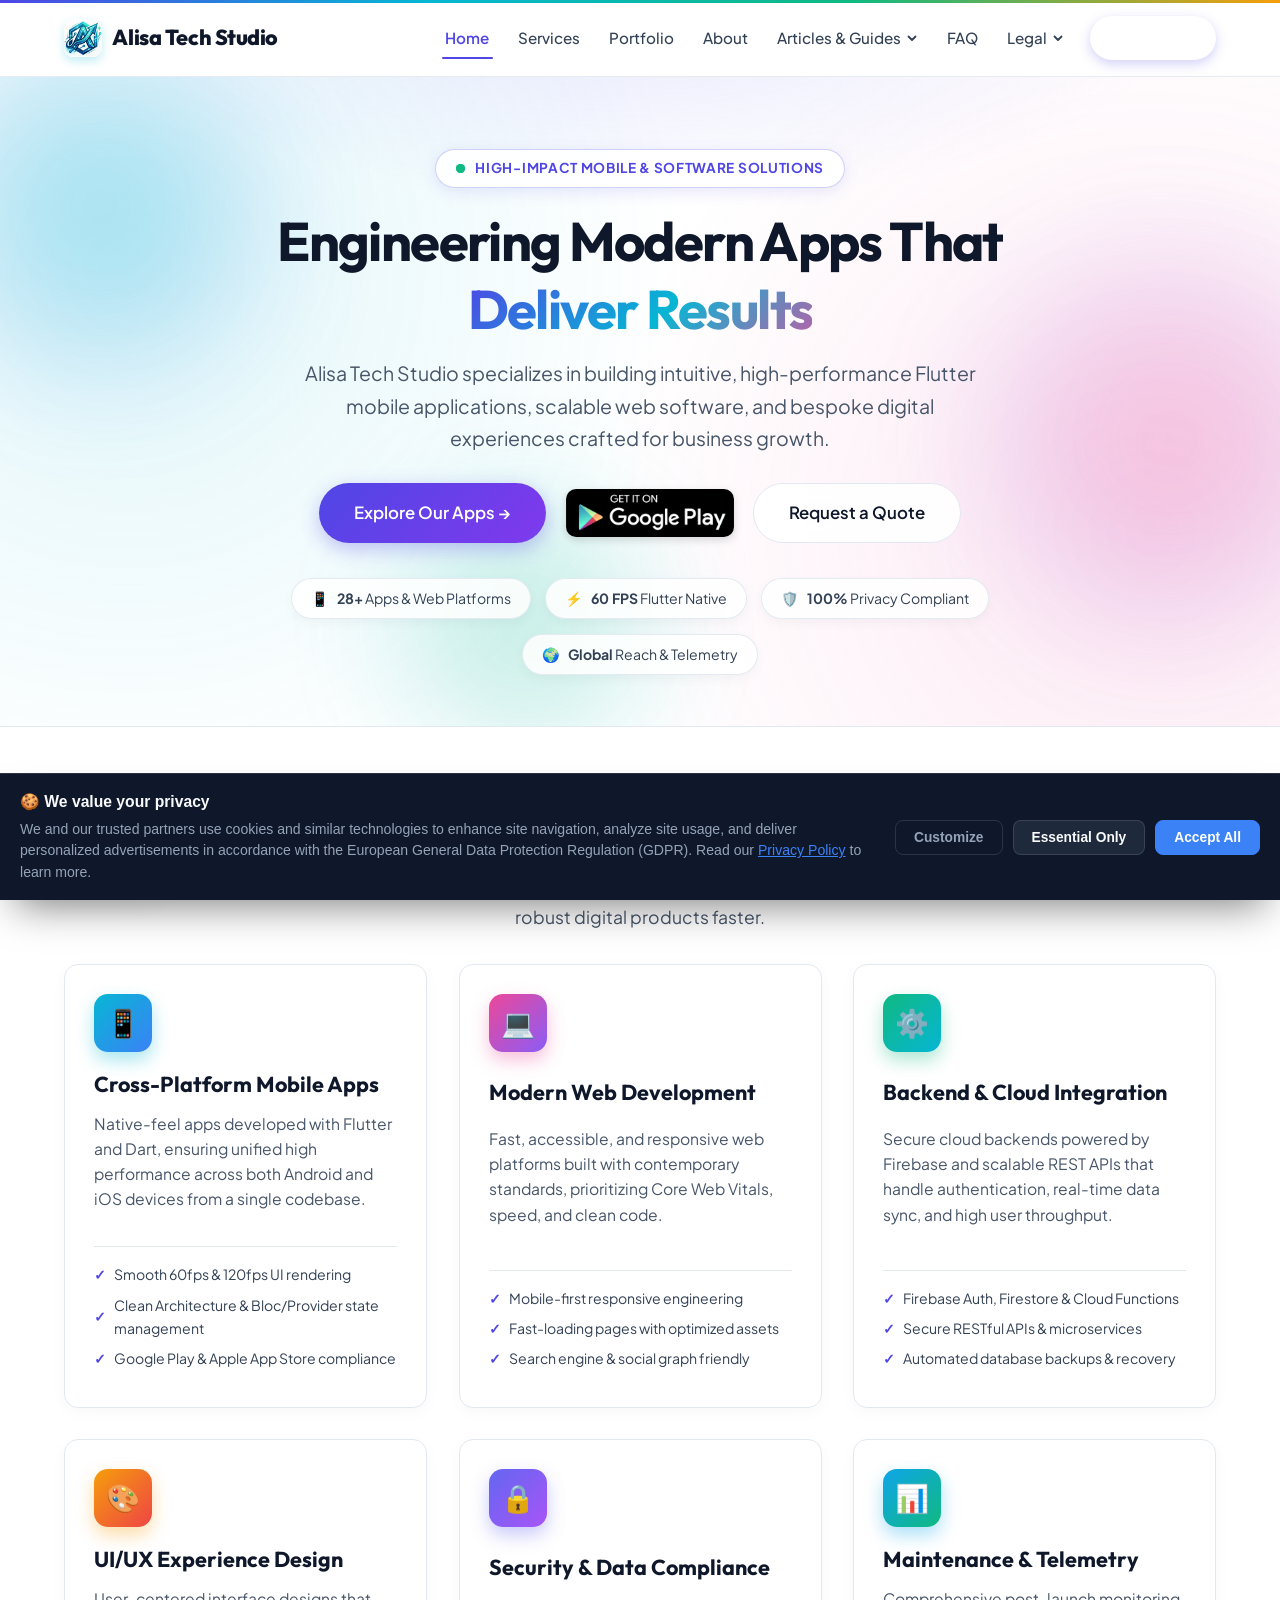
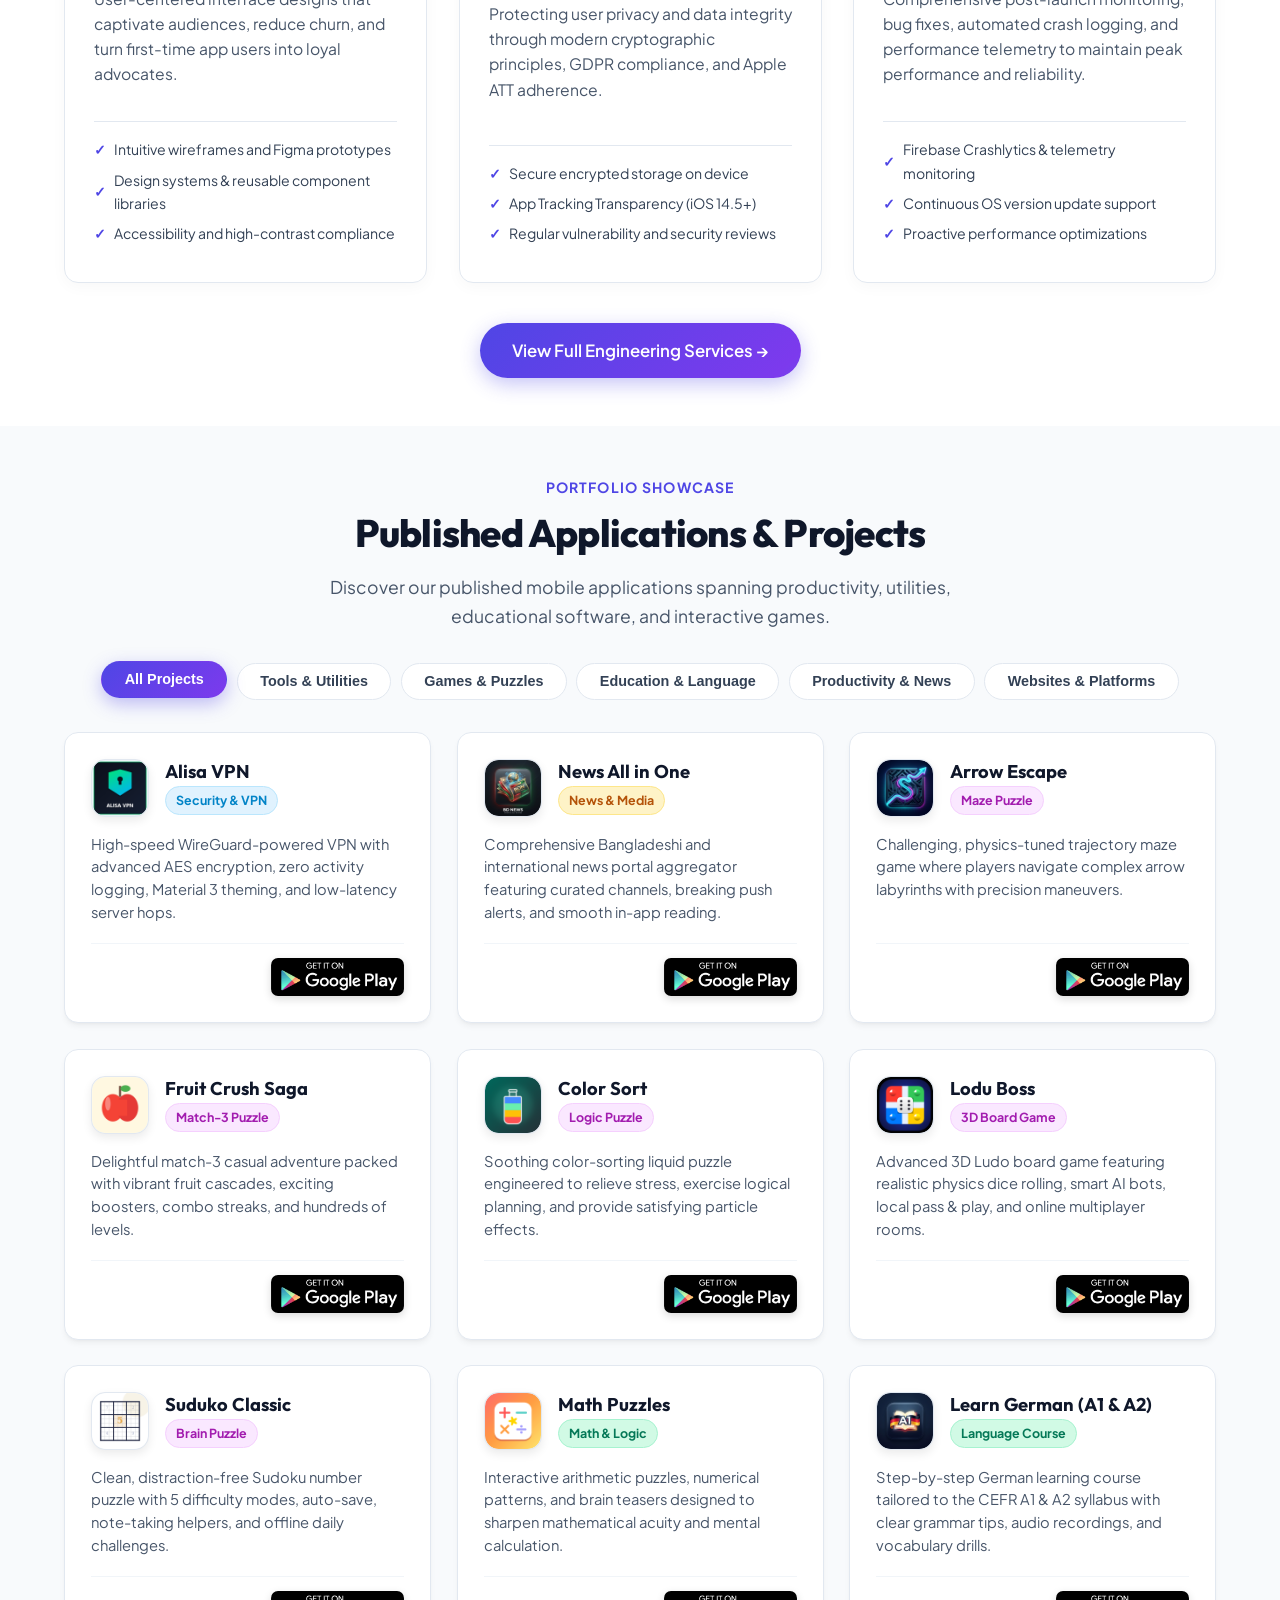
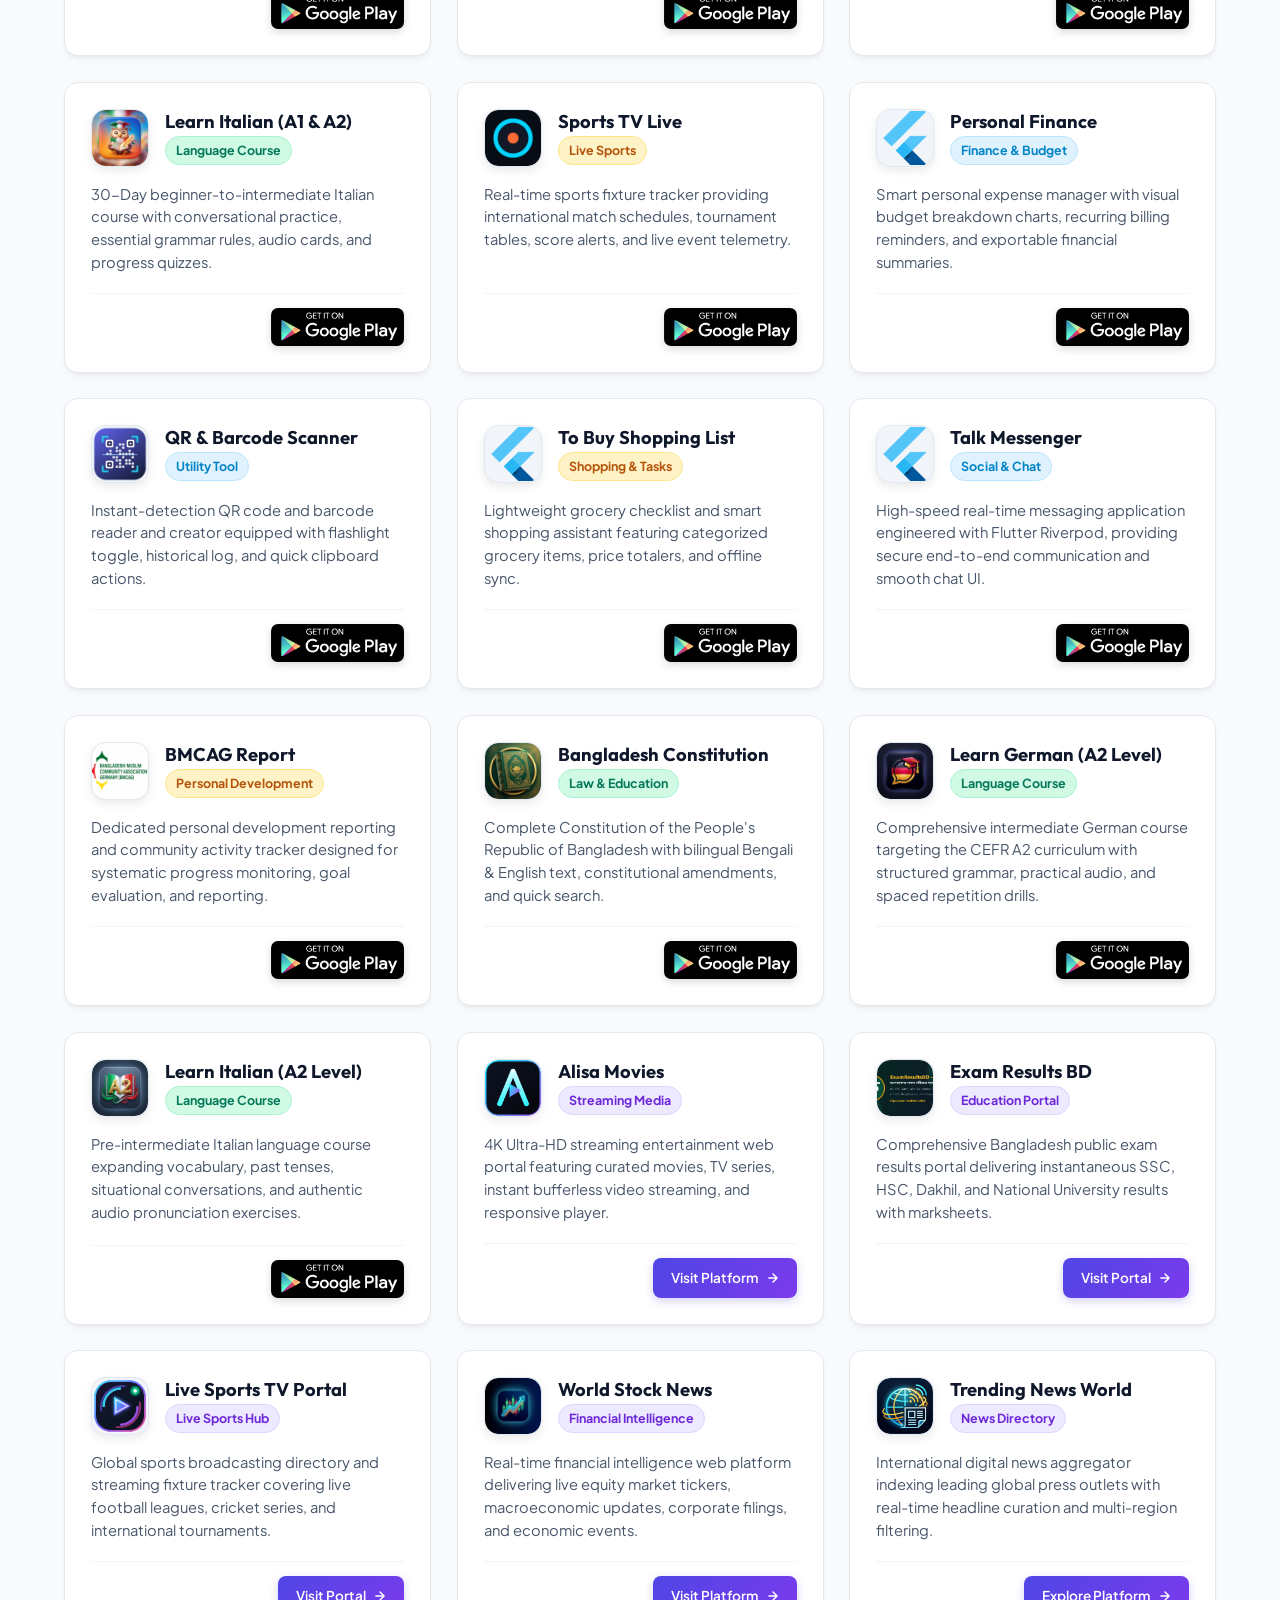
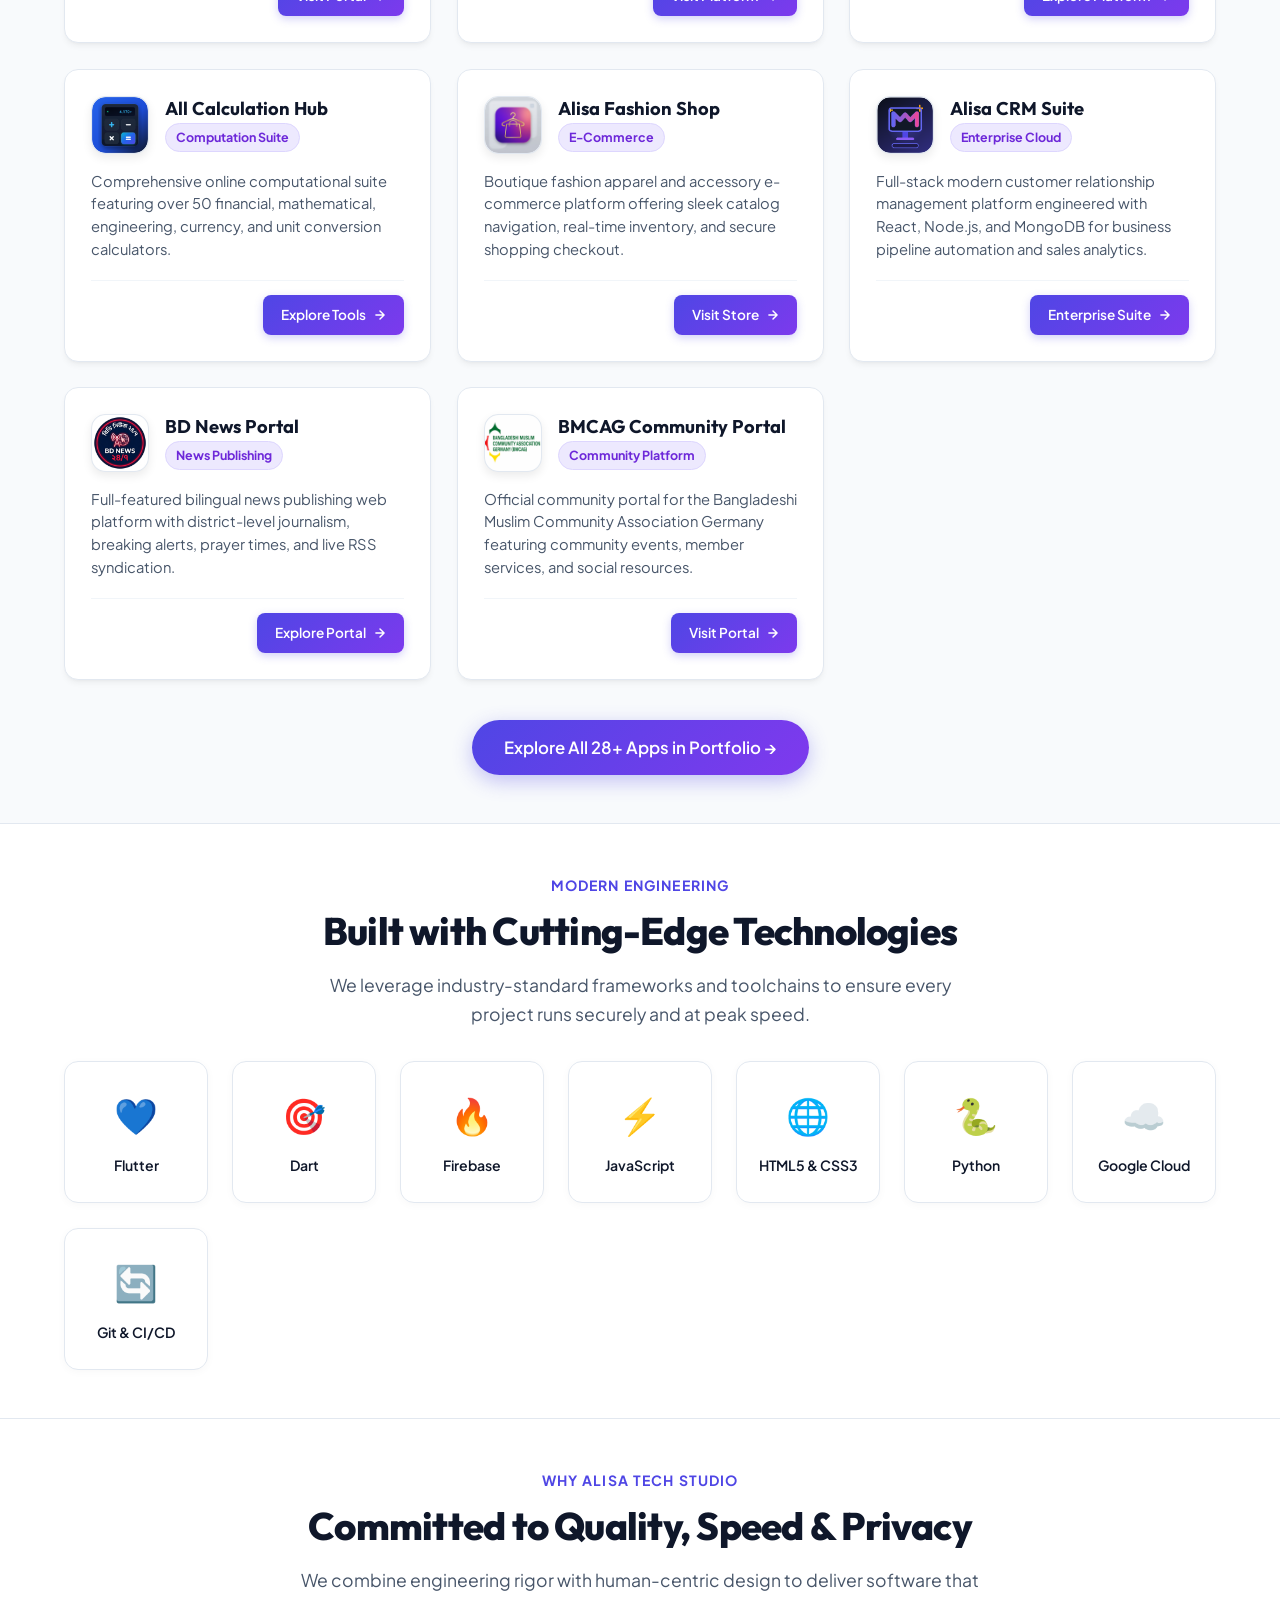
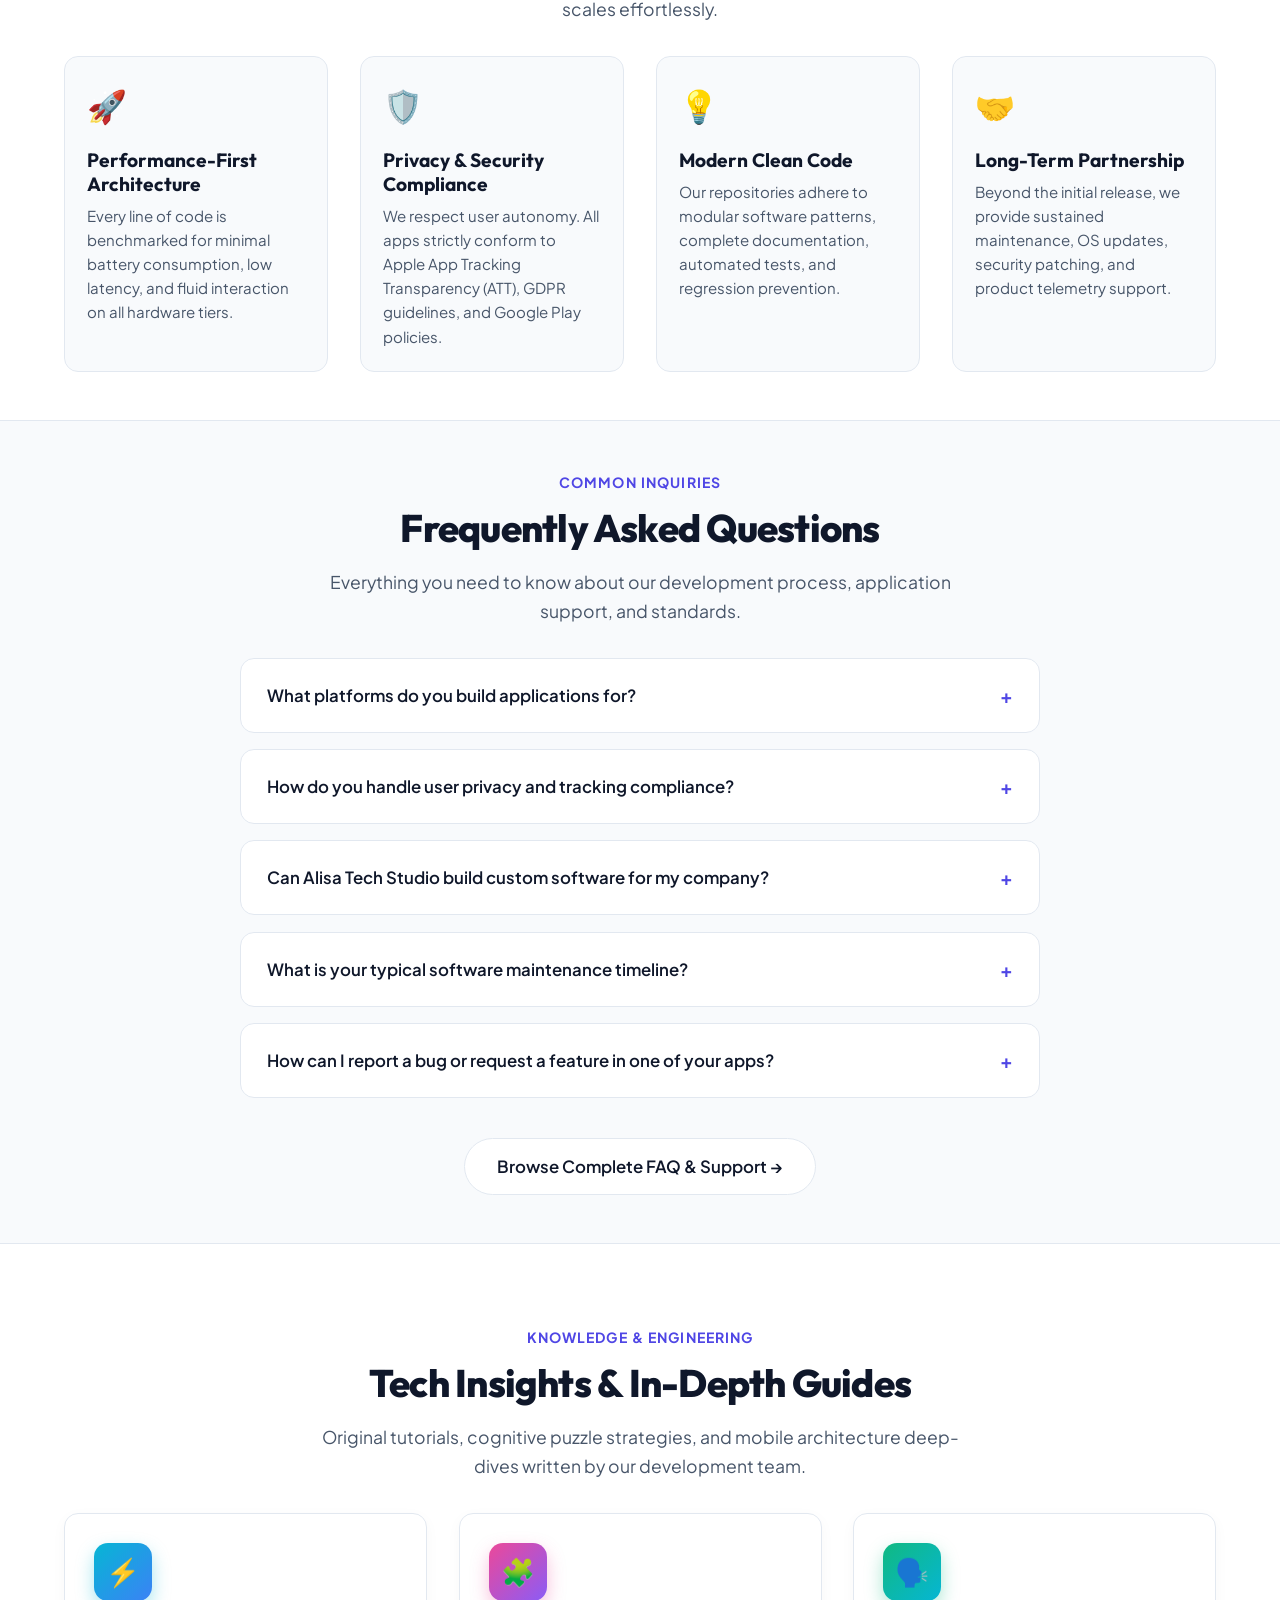
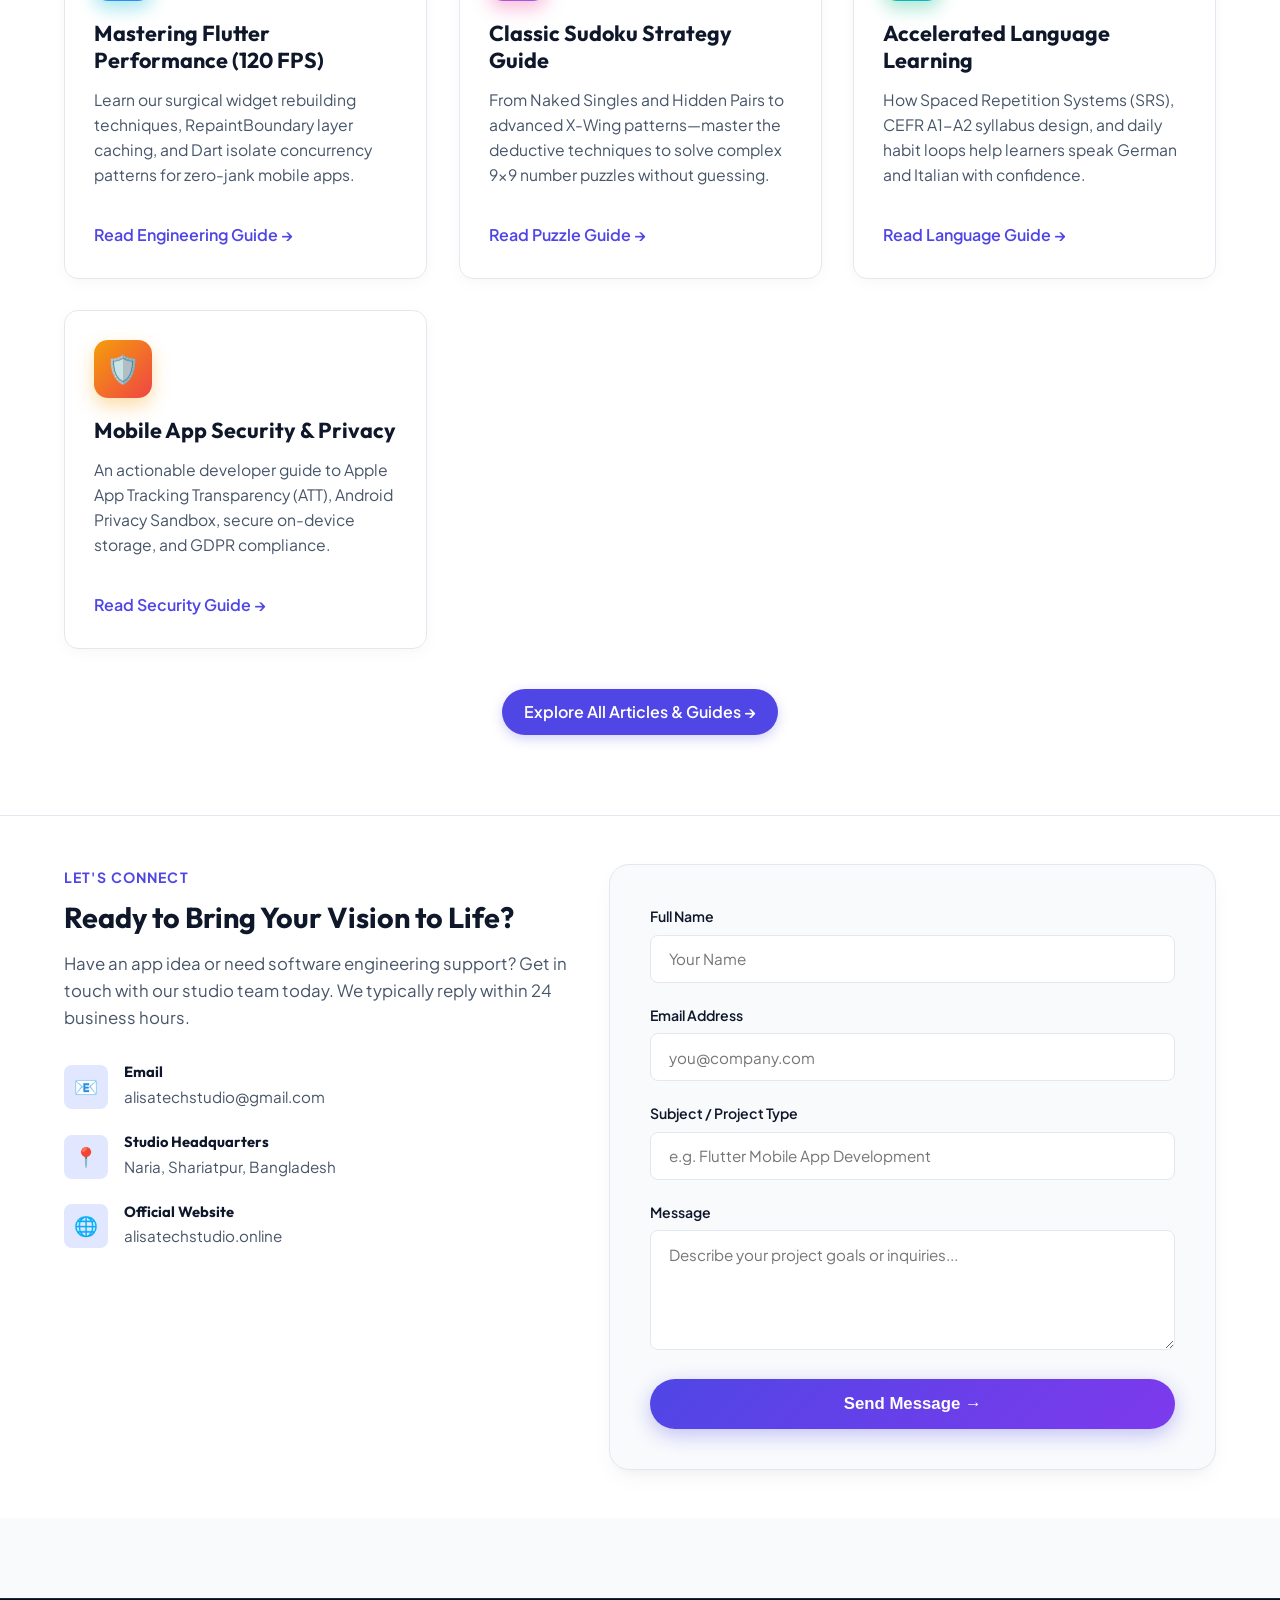
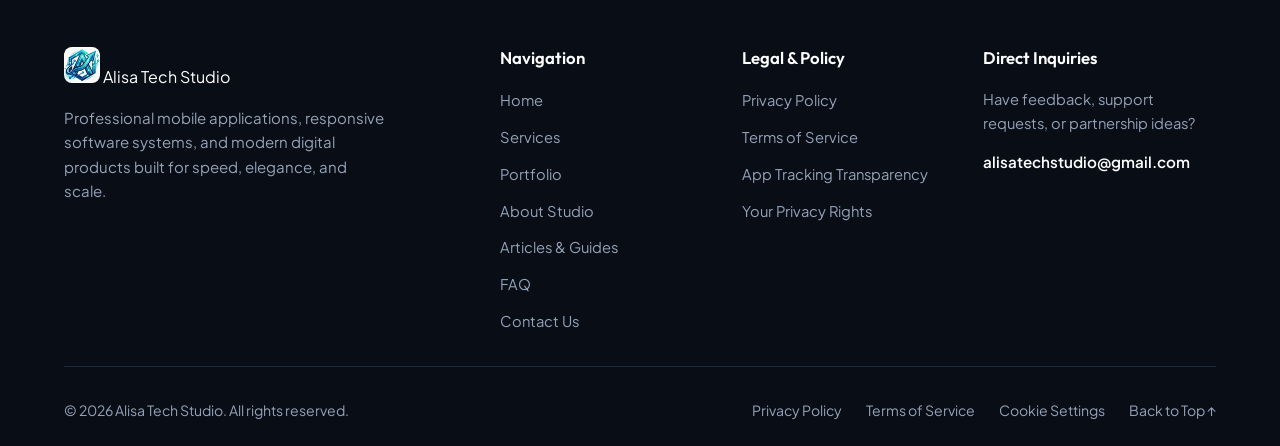
<file: index.html>
<!DOCTYPE html>
<html lang="en">

<head>
    <meta charset="UTF-8">
    <meta name="viewport" content="width=device-width, initial-scale=1.0">
    <meta name="google-adsense-account" content="ca-pub-2862340185854650">
    <!-- Primary SEO Meta Tags -->
    <title>Alisa Tech Studio - High Performance Mobile Apps &amp; Software Development</title>
    <meta name="title" content="Alisa Tech Studio - High Performance Mobile Apps &amp; Software Development">
    <meta name="description"
        content="Alisa Tech Studio builds innovative, high-performance Flutter mobile applications, modern web software, and custom digital experiences. Discover our Android &amp; iOS apps.">
    <meta name="keywords"
        content="Alisa Tech Studio, Alisa Tech, mobile apps, Flutter developer, Android app development, iOS apps, custom software, mobile game development, cross-platform apps">
    <meta name="author" content="Alisa Tech Studio">
    <meta name="robots" content="index, follow, max-snippet:-1, max-image-preview:large, max-video-preview:-1">
    <link rel="canonical" href="https://alisatechstudio.online/">

    <!-- Google Site Verification (Paste verification token when claiming Google Search Console) -->
    <!-- <meta name="google-site-verification" content="YOUR_GOOGLE_SEARCH_CONSOLE_CODE" /> -->

    <!-- Favicon & Site Icons (Optimized for Google Search & modern devices) -->
    <link rel="icon" href="/favicon.ico" sizes="48x48">
    <link rel="icon" type="image/png" sizes="48x48" href="/favicon-48x48.png">
    <link rel="icon" type="image/png" sizes="192x192" href="/assets/icons/site-icon-192.png">
    <link rel="icon" type="image/png" sizes="32x32" href="/favicon-32x32.png">
    <link rel="icon" type="image/png" sizes="16x16" href="/favicon-16x16.png">
    <link rel="apple-touch-icon" sizes="180x180" href="/apple-touch-icon.png">
    <link rel="shortcut icon" href="/favicon.ico">
    <link rel="manifest" href="/site.webmanifest">

    <!-- Open Graph / Facebook / WhatsApp -->
    <meta property="og:type" content="website">
    <meta property="og:url" content="https://alisatechstudio.online/">
    <meta property="og:title" content="Alisa Tech Studio - High Performance Mobile Apps &amp; Software Development">
    <meta property="og:description"
        content="Alisa Tech Studio builds innovative, high-performance Flutter mobile applications, modern web software, and custom digital experiences.">
    <meta property="og:site_name" content="Alisa Tech Studio">
    <meta property="og:image" content="https://alisatechstudio.online/assets/icons/alisa-brand-logo.png">

    <!-- Twitter Card -->
    <meta name="twitter:card" content="summary_large_image">
    <meta name="twitter:url" content="https://alisatechstudio.online/">
    <meta name="twitter:title" content="Alisa Tech Studio - High Performance Mobile Apps &amp; Software Development">
    <meta name="twitter:description"
        content="Alisa Tech Studio builds innovative, high-performance Flutter mobile applications, modern web software, and custom digital experiences.">
    <meta name="twitter:image" content="https://alisatechstudio.online/assets/icons/alisa-brand-logo.png">

    <!-- Structured Data (JSON-LD) for Google Rich Results & Knowledge Graph -->
    <script type="application/ld+json">
    {
      "@context": "https://schema.org",
      "@graph": [
        {
          "@type": "Organization",
          "@id": "https://alisatechstudio.online/#organization",
          "name": "Alisa Tech Studio",
          "alternateName": "AlisaTechStudio",
          "url": "https://alisatechstudio.online/",
          "logo": "https://alisatechstudio.online/assets/icons/alisa-brand-logo.png",
          "email": "alisatechstudio@gmail.com",
          "description": "Alisa Tech Studio specializes in building intuitive, high-performance Flutter mobile applications, modern web software, and custom digital experiences.",
          "sameAs": [
            "https://play.google.com/store/apps/developer?id=Alisa+Tech+Studio",
            "https://github.com/alisatechstudio"
          ]
        },
        {
          "@type": "WebSite",
          "@id": "https://alisatechstudio.online/#website",
          "url": "https://alisatechstudio.online/",
          "name": "Alisa Tech Studio",
          "publisher": {
            "@id": "https://alisatechstudio.online/#organization"
          }
        },
        {
          "@type": "FAQPage",
          "@id": "https://alisatechstudio.online/#faq",
          "mainEntity": [
            {
              "@type": "Question",
              "name": "What platforms do you build applications for?",
              "acceptedAnswer": {
                "@type": "Answer",
                "text": "We specialize in cross-platform development with Flutter, delivering native applications for iOS (App Store), Android (Google Play Store), and modern responsive web browsers from a single, battle-tested codebase."
              }
            },
            {
              "@type": "Question",
              "name": "How do you handle user privacy and tracking compliance?",
              "acceptedAnswer": {
                "@type": "Answer",
                "text": "We treat user privacy as a fundamental right. On iOS, we fully implement the App Tracking Transparency (ATT) permission system before accessing advertising identifiers. On Android, we support Advertising ID reset options."
              }
            },
            {
              "@type": "Question",
              "name": "Can Alisa Tech Studio build custom software for my company?",
              "acceptedAnswer": {
                "@type": "Answer",
                "text": "Yes! In addition to our published consumer applications, we collaborate with startups and established enterprises to develop tailored software, API integrations, and mobile solutions."
              }
            },
            {
              "@type": "Question",
              "name": "What is your typical software maintenance timeline?",
              "acceptedAnswer": {
                "@type": "Answer",
                "text": "We provide continuous monitoring through telemetry tools such as Firebase Crashlytics. We routinely update our software whenever Apple or Google releases new major mobile OS versions to guarantee compatibility and security."
              }
            },
            {
              "@type": "Question",
              "name": "How can I report a bug or request a feature in one of your apps?",
              "acceptedAnswer": {
                "@type": "Answer",
                "text": "You can email our support desk directly at alisatechstudio@gmail.com. We inspect all incoming user feedback and telemetry reports."
              }
            }
          ]
        }
      ]
    }
    </script>

    <!-- Google Fonts (Preconnected & loaded with display=optional to completely eliminate CLS / font swap shifts) -->
    <link rel="preconnect" href="https://fonts.googleapis.com">
    <link rel="preconnect" href="https://fonts.gstatic.com" crossorigin>
    <link rel="stylesheet" href="https://fonts.googleapis.com/css2?family=Outfit:wght@400;500;600;700;800&family=Plus+Jakarta+Sans:wght@400;500;600;700&display=optional">
    <link rel="stylesheet" href="css/common.css">

    <!-- Google AdSense (Lazy-loaded on user interaction for peak performance & 100 Best Practices) -->
    <script>
        (function() {
            var adsLoaded = false;
            function loadAdSense() {
                if (adsLoaded) return;
                adsLoaded = true;
                ['scroll', 'mousemove', 'touchstart', 'click', 'keydown'].forEach(function(e) {
                    window.removeEventListener(e, loadAdSense, { passive: true });
                });
                var script = document.createElement('script');
                script.async = true;
                script.src = 'https://pagead2.googlesyndication.com/pagead/js/adsbygoogle.js?client=ca-pub-2862340185854650';
                script.crossOrigin = 'anonymous';
                document.head.appendChild(script);
            }
            ['scroll', 'mousemove', 'touchstart', 'click', 'keydown'].forEach(function(e) {
                window.addEventListener(e, loadAdSense, { passive: true, once: true });
            });
            window.addEventListener('load', function() {
                setTimeout(loadAdSense, 6000);
            });
        })();
    </script>

    <!-- Google Consent Mode v2 & GDPR Consent Manager -->
    <script>
        window.GDPR_CONSENT_CONFIG = {
            privacyUrl: 'privacy_policy.html',
            gaMeasurementId: 'G-4DVT6RT8QP'
        };
    </script>
    <script src="js/gdpr-consent.js"></script>
    <script>
        gtag('js', new Date());
        gtag('config', 'G-4DVT6RT8QP');

        // Defer gtag.js execution until main thread is idle to eliminate 280ms TBT and forced reflow on mobile
        window.addEventListener('load', function() {
            var gtagScript = document.createElement('script');
            gtagScript.async = true;
            gtagScript.src = 'https://www.googletagmanager.com/gtag/js?id=G-4DVT6RT8QP';
            document.head.appendChild(gtagScript);
        });
    </script>

    <!-- Microsoft Clarity (Deferred & Consent V2 Integrated) -->
    <script type="text/javascript">
        (function(c,l,a,r,i,t,y){
            c[a]=c[a]||function(){(c[a].q=c[a].q||[]).push(arguments)};
            var currentConsent = localStorage.getItem('ats_cookie_consent') === 'accepted' ? 'granted' : 'denied';
            c[a]('consentv2', {
                ad_Storage: currentConsent,
                analytics_Storage: currentConsent
            });
            c[a]('consent', currentConsent === 'granted');
            function loadClarity() {
                if (c[a].__loaded) return;
                c[a].__loaded = true;
                t=l.createElement(r);t.async=1;t.src="https://www.clarity.ms/tag/"+i;
                y=l.getElementsByTagName(r)[0];y.parentNode.insertBefore(t,y);
            }
            if (document.readyState === 'complete') {
                loadClarity();
            } else {
                window.addEventListener('load', loadClarity);
            }
        })(window, document, "clarity", "script", "yv2r38db10");
    </script>

    <style>
        :root {
            --primary: #4f46e5;
            --primary-hover: #4338ca;
            --primary-light: #e0e7ff;
            --secondary: #7c3aed;
            --accent-cyan: #06b6d4;
            --accent-teal: #0d9488;
            --accent-pink: #ec4899;
            --accent-purple: #a855f7;
            --accent-amber: #f59e0b;
            --accent-emerald: #10b981;
            --accent-blue: #3b82f6;
            --dark: #0f172a;
            --dark-muted: #334155;
            --body-text: #475569;
            --bg-light: #f8fafc;
            --bg-white: #ffffff;
            --card-border: #e2e8f0;
            --radius-sm: 8px;
            --radius-md: 14px;
            --radius-lg: 20px;
            --radius-full: 9999px;
            --shadow-subtle: 0 4px 6px -1px rgba(0, 0, 0, 0.05), 0 2px 4px -2px rgba(0, 0, 0, 0.05);
            --shadow-card: 0 10px 25px -5px rgba(0, 0, 0, 0.05), 0 8px 10px -6px rgba(0, 0, 0, 0.03);
            --shadow-hover: 0 20px 35px -10px rgba(79, 70, 229, 0.22);
        }

        * {
            margin: 0;
            padding: 0;
            box-sizing: border-box;
        }

        html {
            scroll-behavior: smooth;
        }

        body {
            font-family: 'Plus Jakarta Sans', -apple-system, BlinkMacSystemFont, 'Segoe UI', Roboto, sans-serif;
            line-height: 1.65;
            color: var(--body-text);
            background-color: var(--bg-light);
            -webkit-font-smoothing: antialiased;
        }

        h1,
        h2,
        h3,
        h4,
        .brand-font {
            font-family: 'Outfit', sans-serif;
            color: var(--dark);
            font-weight: 700;
            line-height: 1.25;
        }

        a {
            color: var(--primary);
            text-decoration: none;
            transition: all 0.25s ease;
        }

        .container {
            max-width: 1200px;
            margin: 0 auto;
            padding: 0 1.5rem;
        }



        section[id] {
            scroll-margin-top: 86px;
        }

        /* --- Hero Section & Animated Glow Atmosphere --- */
        .hero {
            position: relative;
            padding: 4.5rem 0 3.2rem;
            background:
                radial-gradient(ellipse 70% 50% at 50% -10%, rgba(99, 102, 241, 0.14), transparent 60%),
                radial-gradient(circle at 10% 30%, rgba(6, 182, 212, 0.12), transparent 45%),
                radial-gradient(circle at 90% 70%, rgba(236, 72, 153, 0.12), transparent 45%),
                var(--bg-white);
            border-bottom: 1px solid var(--card-border);
            overflow: hidden;
        }

        /* Floating Ambient Glow Orbs */
        .hero-orb {
            position: absolute;
            border-radius: 50%;
            filter: blur(55px);
            pointer-events: none;
            z-index: 0;
            opacity: 0.55;
            will-change: transform;
        }

        .hero-orb-1 {
            width: 360px;
            height: 360px;
            background: radial-gradient(circle, rgba(6, 182, 212, 0.6) 0%, rgba(59, 130, 246, 0.2) 70%, transparent 100%);
            top: -50px;
            left: -80px;
            animation: floatOrb1 13s ease-in-out infinite alternate;
        }

        .hero-orb-2 {
            width: 400px;
            height: 400px;
            background: radial-gradient(circle, rgba(236, 72, 153, 0.55) 0%, rgba(139, 92, 246, 0.2) 70%, transparent 100%);
            top: 25%;
            right: -90px;
            animation: floatOrb2 15s ease-in-out infinite alternate;
        }

        .hero-orb-3 {
            width: 280px;
            height: 280px;
            background: radial-gradient(circle, rgba(16, 185, 129, 0.5) 0%, rgba(6, 182, 212, 0.2) 70%, transparent 100%);
            bottom: -40px;
            left: 30%;
            animation: floatOrb3 11s ease-in-out infinite alternate;
        }

        @keyframes floatOrb1 {
            0% { transform: translate(0, 0) scale(1); }
            100% { transform: translate(65px, 45px) scale(1.15); }
        }

        @keyframes floatOrb2 {
            0% { transform: translate(0, 0) scale(1); }
            100% { transform: translate(-55px, -45px) scale(1.12); }
        }

        @keyframes floatOrb3 {
            0% { transform: translate(0, 0) scale(1); }
            100% { transform: translate(-35px, 35px) scale(0.92); }
        }

        .hero-content {
            max-width: 860px;
            margin: 0 auto;
            text-align: center;
            position: relative;
            z-index: 1;
        }

        .pill-badge {
            display: inline-flex;
            align-items: center;
            gap: 0.65rem;
            padding: 0.45rem 1.25rem;
            background: rgba(255, 255, 255, 0.9);
            border: 1px solid rgba(99, 102, 241, 0.3);
            color: var(--primary);
            border-radius: var(--radius-full);
            font-size: 0.85rem;
            font-weight: 700;
            text-transform: uppercase;
            letter-spacing: 0.05em;
            margin-bottom: 1.2rem;
            box-shadow: 0 4px 16px rgba(79, 70, 229, 0.12);
            backdrop-filter: blur(12px);
            -webkit-backdrop-filter: blur(12px);
            transition: transform 0.25s ease, box-shadow 0.25s ease;
        }

        .pill-badge:hover {
            transform: translateY(-2px);
            box-shadow: 0 6px 20px rgba(79, 70, 229, 0.22);
        }

        .pulse-dot {
            width: 9px;
            height: 9px;
            background: #10b981;
            border-radius: 50%;
            display: inline-block;
            position: relative;
        }

        .pulse-dot::after {
            content: '';
            position: absolute;
            inset: 0;
            border-radius: 50%;
            background: #10b981;
            animation: pulsePing 2s cubic-bezier(0, 0, 0.2, 1) infinite;
            will-change: transform, opacity;
        }

        @keyframes pulsePing {
            0% { transform: scale(1); opacity: 0.85; }
            70% { transform: scale(2.8); opacity: 0; }
            100% { transform: scale(2.8); opacity: 0; }
        }

        .hero h1 {
            font-size: 3.4rem;
            letter-spacing: -0.03em;
            margin-bottom: 0.9rem;
            color: var(--dark);
        }

        .shimmer-text {
            background: linear-gradient(135deg, #4f46e5 0%, #06b6d4 25%, #ec4899 50%, #8b5cf6 75%, #4f46e5 100%);
            background-size: 250% auto;
            -webkit-background-clip: text;
            background-clip: text;
            -webkit-text-fill-color: transparent;
            animation: textShimmer 6s linear infinite;
        }

        @keyframes textShimmer {
            0% { background-position: 0% center; }
            100% { background-position: 250% center; }
        }

        .hero p {
            font-size: 1.22rem;
            color: var(--body-text);
            margin-bottom: 1.8rem;
            max-width: 700px;
            margin-left: auto;
            margin-right: auto;
        }

        .hero-actions {
            display: flex;
            justify-content: center;
            gap: 1.2rem;
            margin-bottom: 2.2rem;
            flex-wrap: wrap;
        }

        .btn-primary {
            background: linear-gradient(135deg, #4f46e5 0%, #7c3aed 50%, #06b6d4 100%);
            background-size: 200% 100%;
            color: white;
            padding: 0.95rem 2.2rem;
            border-radius: var(--radius-full);
            font-weight: 600;
            font-size: 1.05rem;
            box-shadow: 0 6px 20px rgba(79, 70, 229, 0.32);
            border: none;
            cursor: pointer;
            display: inline-flex;
            align-items: center;
            gap: 0.5rem;
            position: relative;
            overflow: hidden;
            transition: all 0.35s ease;
        }

        .btn-primary::after {
            content: '';
            position: absolute;
            top: -50%;
            left: -60%;
            width: 40%;
            height: 200%;
            background: rgba(255, 255, 255, 0.28);
            transform: rotate(30deg);
            transition: none;
        }

        .btn-primary:hover::after {
            left: 120%;
            transition: left 0.75s ease-in-out;
        }

        .btn-primary:hover {
            transform: translateY(-3px) scale(1.02);
            box-shadow: 0 12px 28px rgba(79, 70, 229, 0.45);
            background-position: 100% 0;
            color: white;
        }

        .btn-secondary {
            background: rgba(255, 255, 255, 0.9);
            backdrop-filter: blur(10px);
            -webkit-backdrop-filter: blur(10px);
            color: var(--dark);
            border: 1px solid var(--card-border);
            padding: 0.95rem 2.2rem;
            border-radius: var(--radius-full);
            font-weight: 600;
            font-size: 1.05rem;
            cursor: pointer;
            display: inline-flex;
            align-items: center;
            gap: 0.5rem;
            transition: all 0.3s ease;
        }

        .btn-secondary:hover {
            background: var(--bg-white);
            border-color: var(--primary);
            color: var(--primary);
            transform: translateY(-3px);
            box-shadow: 0 8px 20px rgba(79, 70, 229, 0.15);
        }

        /* Hero Feature Ribbon */
        .hero-stats-ribbon {
            display: flex;
            justify-content: center;
            gap: 0.9rem;
            flex-wrap: wrap;
            margin-top: 1rem;
            position: relative;
            z-index: 1;
        }

        .hero-stat-pill {
            display: inline-flex;
            align-items: center;
            gap: 0.55rem;
            padding: 0.5rem 1.15rem;
            background: rgba(255, 255, 255, 0.85);
            backdrop-filter: blur(12px);
            -webkit-backdrop-filter: blur(12px);
            border: 1px solid rgba(226, 232, 240, 0.9);
            border-radius: var(--radius-full);
            font-size: 0.88rem;
            color: var(--dark-muted);
            box-shadow: 0 4px 12px rgba(0, 0, 0, 0.04);
            transition: all 0.3s cubic-bezier(0.34, 1.56, 0.64, 1);
            animation: floatBadge 4s ease-in-out infinite alternate;
        }

        .hero-stat-pill:nth-child(1) { animation-delay: 0s; }
        .hero-stat-pill:nth-child(2) { animation-delay: 0.8s; }
        .hero-stat-pill:nth-child(3) { animation-delay: 1.6s; }
        .hero-stat-pill:nth-child(4) { animation-delay: 2.4s; }

        .hero-stat-pill:hover {
            transform: translateY(-4px) scale(1.05);
            border-color: var(--primary);
            box-shadow: 0 8px 20px rgba(79, 70, 229, 0.18);
            color: var(--primary);
        }

        @keyframes floatBadge {
            0% { transform: translateY(0); }
            100% { transform: translateY(-5px); }
        }



        /* --- Section Titles --- */
        .section-header {
            text-align: center;
            max-width: 680px;
            margin: 0 auto 2rem;
        }

        .section-tag {
            display: inline-block;
            color: var(--primary);
            font-size: 0.88rem;
            font-weight: 700;
            text-transform: uppercase;
            letter-spacing: 0.08em;
            margin-bottom: 0.6rem;
        }

        .section-title {
            font-size: 2.4rem;
            color: var(--dark);
            margin-bottom: 1rem;
            letter-spacing: -0.02em;
        }

        .section-desc {
            font-size: 1.1rem;
            color: var(--body-text);
        }

        /* --- Services Section --- */
        .services-section {
            padding: 3rem 0;
            background: var(--bg-white);
        }

        .services-grid {
            display: grid;
            grid-template-columns: repeat(auto-fit, minmax(340px, 1fr));
            gap: 2rem;
        }

        .service-card {
            background: var(--bg-white);
            border: 1px solid var(--card-border);
            border-radius: var(--radius-md);
            padding: 1.8rem;
            transition: all 0.35s cubic-bezier(0.16, 1, 0.3, 1);
            position: relative;
            overflow: hidden;
            box-shadow: 0 4px 15px rgba(0, 0, 0, 0.03);
        }

        .service-card::before {
            content: '';
            position: absolute;
            top: 0;
            left: 0;
            right: 0;
            height: 3px;
            background: linear-gradient(90deg, #4f46e5, #06b6d4, #ec4899);
            opacity: 0;
            transform: scaleX(0);
            transform-origin: left;
            transition: all 0.35s ease;
        }

        .service-card:hover::before {
            opacity: 1;
            transform: scaleX(1);
        }

        .service-card:hover {
            transform: translateY(-8px) scale(1.015);
            background: var(--bg-white);
            box-shadow: 0 20px 35px -10px rgba(79, 70, 229, 0.18), 0 0 15px rgba(6, 182, 212, 0.1);
            border-color: rgba(99, 102, 241, 0.3);
        }

        .service-card:hover .service-icon-box {
            transform: scale(1.1) rotate(4deg);
        }

        .service-icon-box {
            width: 58px;
            height: 58px;
            border-radius: var(--radius-md);
            display: flex;
            align-items: center;
            justify-content: center;
            font-size: 1.7rem;
            margin-bottom: 1.2rem;
            transition: transform 0.35s cubic-bezier(0.34, 1.56, 0.64, 1);
        }

        .service-card:nth-child(1) .service-icon-box { background: linear-gradient(135deg, #06b6d4, #3b82f6); color: white; box-shadow: 0 8px 18px rgba(6, 182, 212, 0.35); }
        .service-card:nth-child(2) .service-icon-box { background: linear-gradient(135deg, #ec4899, #8b5cf6); color: white; box-shadow: 0 8px 18px rgba(236, 72, 153, 0.35); }
        .service-card:nth-child(3) .service-icon-box { background: linear-gradient(135deg, #10b981, #06b6d4); color: white; box-shadow: 0 8px 18px rgba(16, 185, 129, 0.35); }
        .service-card:nth-child(4) .service-icon-box { background: linear-gradient(135deg, #f59e0b, #ef4444); color: white; box-shadow: 0 8px 18px rgba(245, 158, 11, 0.35); }
        .service-card:nth-child(5) .service-icon-box { background: linear-gradient(135deg, #6366f1, #a855f7); color: white; box-shadow: 0 8px 18px rgba(99, 102, 241, 0.35); }
        .service-card:nth-child(6) .service-icon-box { background: linear-gradient(135deg, #0ea5e9, #10b981); color: white; box-shadow: 0 8px 18px rgba(14, 165, 233, 0.35); }

        .service-card h3 {
            font-size: 1.35rem;
            margin-bottom: 0.8rem;
            color: var(--dark);
        }

        .service-card p {
            color: var(--body-text);
            font-size: 0.98rem;
            line-height: 1.6;
            margin-bottom: 1.2rem;
        }

        .service-features {
            list-style: none;
            margin-top: 1rem;
            border-top: 1px solid #e2e8f0;
            padding-top: 1rem;
        }

        .service-features li {
            font-size: 0.88rem;
            color: var(--dark-muted);
            margin-bottom: 0.45rem;
            display: flex;
            align-items: center;
            gap: 0.5rem;
        }

        .service-features li::before {
            content: '✓';
            color: var(--primary);
            font-weight: bold;
        }

        /* --- Flutter Apps Showcase --- */
        .apps-section {
            padding: 3rem 0;
            background: var(--bg-light);
        }

        .filter-tabs {
            display: flex;
            justify-content: center;
            gap: 0.6rem;
            margin-bottom: 2rem;
            flex-wrap: wrap;
        }

        .filter-btn {
            background: var(--bg-white);
            border: 1px solid var(--card-border);
            padding: 0.6rem 1.4rem;
            border-radius: var(--radius-full);
            font-size: 0.9rem;
            font-weight: 600;
            color: var(--dark-muted);
            cursor: pointer;
            transition: all 0.3s cubic-bezier(0.16, 1, 0.3, 1);
        }

        .filter-btn:hover {
            border-color: var(--primary);
            color: var(--primary);
            transform: translateY(-2px);
            box-shadow: 0 4px 12px rgba(79, 70, 229, 0.15);
        }

        .filter-btn.active {
            background: linear-gradient(135deg, #4f46e5 0%, #7c3aed 100%);
            color: white;
            border-color: transparent;
            box-shadow: 0 6px 18px rgba(79, 70, 229, 0.35);
            transform: translateY(-2px);
        }

        .apps-grid {
            display: grid;
            grid-template-columns: repeat(auto-fill, minmax(270px, 1fr));
            gap: 1.6rem;
        }

        .app-card {
            background: var(--bg-white);
            border: 1px solid var(--card-border);
            border-radius: var(--radius-md);
            padding: 1.6rem;
            transition: all 0.35s cubic-bezier(0.16, 1, 0.3, 1);
            display: flex;
            flex-direction: column;
            box-shadow: var(--shadow-subtle);
            position: relative;
            overflow: hidden;
        }

        .app-card::before {
            content: '';
            position: absolute;
            top: 0;
            left: 0;
            right: 0;
            height: 3px;
            background: linear-gradient(90deg, #4f46e5, #06b6d4, #ec4899);
            opacity: 0;
            transform: scaleX(0);
            transform-origin: left;
            transition: all 0.35s ease;
        }

        .app-card:hover::before {
            opacity: 1;
            transform: scaleX(1);
        }

        .app-card:hover {
            transform: translateY(-8px) scale(1.015);
            box-shadow: 0 20px 35px -10px rgba(79, 70, 229, 0.2), 0 0 15px rgba(6, 182, 212, 0.1);
            border-color: rgba(99, 102, 241, 0.3);
        }

        .app-card:hover .app-icon img {
            transform: scale(1.08) rotate(3deg);
        }

        .app-top {
            display: flex;
            align-items: center;
            gap: 1rem;
            margin-bottom: 1rem;
        }

        .app-icon {
            width: 58px;
            height: 58px;
            border-radius: 14px;
            background: #f1f5f9;
            display: flex;
            align-items: center;
            justify-content: center;
            flex-shrink: 0;
            overflow: hidden;
            box-shadow: 0 4px 10px rgba(0, 0, 0, 0.08);
            border: 1px solid var(--card-border);
            transition: box-shadow 0.3s ease;
        }

        .app-card:hover .app-icon {
            box-shadow: 0 8px 18px rgba(79, 70, 229, 0.25);
        }

        .app-icon img {
            width: 100%;
            height: 100%;
            object-fit: cover;
            border-radius: 14px;
            display: block;
            transition: transform 0.35s cubic-bezier(0.34, 1.56, 0.64, 1);
        }

        .app-meta h3 {
            font-size: 1.15rem;
            color: var(--dark);
            margin-bottom: 0.2rem;
        }

        .app-category {
            font-size: 0.78rem;
            font-weight: 700;
            padding: 0.2rem 0.65rem;
            border-radius: var(--radius-full);
            display: inline-block;
            transition: all 0.25s ease;
        }

        /* Category Color Accents */
        .app-card[data-category="tools"] .app-category {
            background: #e0f2fe;
            color: #0284c7;
            border: 1px solid #bae6fd;
        }

        .app-card[data-category="games"] .app-category {
            background: #fae8ff;
            color: #a21caf;
            border: 1px solid #f5d0fe;
        }

        .app-card[data-category="education"] .app-category {
            background: #d1fae5;
            color: #047857;
            border: 1px solid #a7f3d0;
        }

        .app-card[data-category="productivity"] .app-category {
            background: #fef3c7;
            color: #b45309;
            border: 1px solid #fde68a;
        }

        .app-card[data-category="web"] .app-category {
            background: #ede9fe;
            color: #6d28d9;
            border: 1px solid #ddd6fe;
        }

        .web-visit-btn {
            display: inline-flex;
            align-items: center;
            gap: 0.45rem;
            padding: 0.55rem 1.1rem;
            background: linear-gradient(135deg, #4f46e5 0%, #7c3aed 100%);
            color: #ffffff !important;
            font-size: 0.85rem;
            font-weight: 600;
            border-radius: var(--radius-sm);
            text-decoration: none;
            box-shadow: 0 3px 8px rgba(79, 70, 229, 0.25);
            transition: all 0.25s cubic-bezier(0.16, 1, 0.3, 1);
        }

        .web-visit-btn:hover {
            transform: translateY(-2px);
            box-shadow: 0 6px 16px rgba(79, 70, 229, 0.38);
            background: linear-gradient(135deg, #4338ca 0%, #6d28d9 100%);
            color: #ffffff !important;
        }

        .web-visit-btn svg {
            width: 14px;
            height: 14px;
            transition: transform 0.2s ease;
        }

        .web-visit-btn:hover svg {
            transform: translateX(3px);
        }

        .app-card p {
            font-size: 0.92rem;
            color: var(--body-text);
            line-height: 1.55;
            margin-bottom: 1.2rem;
            flex-grow: 1;
        }

        .app-footer {
            display: flex;
            align-items: center;
            justify-content: flex-end;
            border-top: 1px solid #f1f5f9;
            padding-top: 0.9rem;
            font-size: 0.85rem;
        }

        .app-btn {
            font-size: 0.82rem;
            font-weight: 600;
            color: var(--primary);
        }

        .app-btn:hover {
            color: var(--secondary);
        }

        .play-badge-link {
            display: inline-flex;
            align-items: center;
            justify-content: center;
            text-decoration: none;
            line-height: 0;
            min-height: 38px;
        }

        .play-badge {
            height: 38px;
            width: 133px;
            aspect-ratio: 462 / 132;
            border-radius: 7px;
            box-shadow: 0 3px 8px rgba(0, 0, 0, 0.15);
            transition: transform 0.2s ease, box-shadow 0.2s ease;
            vertical-align: middle;
            display: inline-block;
        }

        .play-badge-link:hover .play-badge {
            transform: translateY(-2px) scale(1.04);
            box-shadow: 0 8px 18px rgba(0, 0, 0, 0.28);
        }

        /* --- Tech Stack Section --- */
        .tech-section {
            padding: 3rem 0;
            background: var(--bg-white);
            border-top: 1px solid var(--card-border);
            border-bottom: 1px solid var(--card-border);
            position: relative;
        }

        .tech-grid {
            display: grid;
            grid-template-columns: repeat(auto-fit, minmax(130px, 1fr));
            gap: 1.5rem;
            text-align: center;
        }

        .tech-box {
            background: var(--bg-white);
            border: 1px solid var(--card-border);
            border-radius: var(--radius-md);
            padding: 1.5rem 1rem;
            transition: all 0.35s cubic-bezier(0.16, 1, 0.3, 1);
            animation: techBob 5s ease-in-out infinite alternate;
            position: relative;
            overflow: hidden;
            box-shadow: 0 2px 8px rgba(0, 0, 0, 0.03);
        }

        .tech-box:nth-child(1) { animation-delay: 0s; }
        .tech-box:nth-child(2) { animation-delay: 0.6s; }
        .tech-box:nth-child(3) { animation-delay: 1.2s; }
        .tech-box:nth-child(4) { animation-delay: 1.8s; }
        .tech-box:nth-child(5) { animation-delay: 2.4s; }
        .tech-box:nth-child(6) { animation-delay: 3s; }
        .tech-box:nth-child(7) { animation-delay: 3.6s; }
        .tech-box:nth-child(8) { animation-delay: 4.2s; }

        @keyframes techBob {
            0% { transform: translateY(0); }
            100% { transform: translateY(-5px); }
        }

        .tech-box:hover {
            transform: translateY(-8px) scale(1.05) !important;
            box-shadow: 0 14px 26px -6px rgba(79, 70, 229, 0.22);
            border-color: var(--primary);
        }

        .tech-box:hover .tech-icon {
            transform: scale(1.22) rotate(6deg);
        }

        .tech-box .tech-icon {
            font-size: 2.2rem;
            margin-bottom: 0.5rem;
            transition: transform 0.3s ease;
        }

        .tech-box span {
            font-size: 0.88rem;
            font-weight: 600;
            color: var(--dark);
        }

        /* --- Why Choose Us --- */
        .why-section {
            padding: 3rem 0;
            background: var(--bg-white);
        }

        .features-grid {
            display: grid;
            grid-template-columns: repeat(auto-fit, minmax(260px, 1fr));
            gap: 2rem;
        }

        .feature-item {
            text-align: left;
            padding: 1.4rem;
            background: var(--bg-light);
            border-radius: var(--radius-md);
            border: 1px solid var(--card-border);
        }

        .feature-icon {
            font-size: 2rem;
            margin-bottom: 1rem;
            display: inline-block;
        }

        .feature-item h3 {
            font-size: 1.2rem;
            margin-bottom: 0.5rem;
        }

        .feature-item p {
            font-size: 0.94rem;
            color: var(--body-text);
            line-height: 1.6;
        }

        /* --- FAQ Section --- */
        .faq-section {
            padding: 3rem 0;
            background: var(--bg-light);
            border-top: 1px solid var(--card-border);
        }

        .faq-list {
            max-width: 800px;
            margin: 0 auto;
            display: flex;
            flex-direction: column;
            gap: 1rem;
        }

        .faq-item {
            background: var(--bg-white);
            border: 1px solid var(--card-border);
            border-radius: var(--radius-md);
            overflow: hidden;
            transition: all 0.25s ease;
        }

        .faq-question {
            padding: 1.3rem 1.6rem;
            font-weight: 600;
            font-size: 1.05rem;
            color: var(--dark);
            cursor: pointer;
            display: flex;
            justify-content: space-between;
            align-items: center;
            user-select: none;
        }

        .faq-question:hover {
            color: var(--primary);
        }

        .faq-toggle {
            font-size: 1.2rem;
            transition: transform 0.3s ease;
            color: var(--primary);
        }

        .faq-answer {
            padding: 0 1.6rem 1.3rem;
            font-size: 0.96rem;
            color: var(--body-text);
            line-height: 1.65;
            display: none;
        }

        .faq-item.open .faq-answer {
            display: block;
        }

        .faq-item.open .faq-toggle {
            transform: rotate(45deg);
        }

        /* --- Contact Section --- */
        .contact-section {
            padding: 3rem 0;
            background: var(--bg-white);
        }

        .contact-grid {
            display: grid;
            grid-template-columns: 1fr 1.2fr;
            gap: 2.5rem;
            align-items: start;
        }

        .contact-info h3 {
            font-size: 1.8rem;
            margin-bottom: 1rem;
        }

        .contact-info p {
            font-size: 1.05rem;
            line-height: 1.6;
            margin-bottom: 2rem;
        }

        .contact-details {
            display: flex;
            flex-direction: column;
            gap: 1.4rem;
        }

        .contact-detail-item {
            display: flex;
            align-items: center;
            gap: 1rem;
        }

        .contact-detail-icon {
            width: 44px;
            height: 44px;
            border-radius: var(--radius-sm);
            background: var(--primary-light);
            color: var(--primary);
            display: flex;
            align-items: center;
            justify-content: center;
            font-size: 1.2rem;
            flex-shrink: 0;
        }

        .contact-detail-text h4 {
            font-size: 0.92rem;
            margin-bottom: 0.15rem;
            color: var(--dark);
        }

        .contact-detail-text a,
        .contact-detail-text span {
            font-size: 0.95rem;
            color: var(--body-text);
        }

        .contact-form {
            background: var(--bg-light);
            padding: 2.5rem;
            border-radius: var(--radius-lg);
            border: 1px solid var(--card-border);
            box-shadow: var(--shadow-card);
        }

        .form-group {
            margin-bottom: 1.3rem;
        }

        .form-label {
            display: block;
            font-size: 0.88rem;
            font-weight: 600;
            color: var(--dark);
            margin-bottom: 0.4rem;
        }

        .form-input,
        .form-textarea {
            width: 100%;
            padding: 0.85rem 1.1rem;
            border: 1px solid var(--card-border);
            border-radius: var(--radius-sm);
            background: var(--bg-white);
            font-family: inherit;
            font-size: 0.95rem;
            color: var(--dark);
            transition: border-color 0.2s;
        }

        .form-input:focus,
        .form-textarea:focus {
            outline: none;
            border-color: var(--primary);
            box-shadow: 0 0 0 3px rgba(79, 70, 229, 0.15);
        }

        .form-textarea {
            resize: vertical;
            min-height: 120px;
        }

        /* --- Footer --- */
        footer.site-footer {
            background: #090d16;
            color: #94a3b8;
            padding: 3rem 0 1.5rem;
            border-top: 1px solid #1e293b;
        }

        .footer-top {
            display: grid;
            grid-template-columns: 2fr 1fr 1fr 1.2fr;
            gap: 3rem;
            margin-bottom: 2rem;
        }

        .footer-brand .logo {
            color: white;
            margin-bottom: 1rem;
        }

        .footer-brand p {
            font-size: 0.94rem;
            line-height: 1.6;
            max-width: 320px;
        }

        .footer-title {
            font-size: 1.05rem;
            color: white;
            margin-bottom: 1.2rem;
            font-weight: 600;
        }

        .footer-links {
            list-style: none;
            display: flex;
            flex-direction: column;
            gap: 0.65rem;
        }

        .footer-links a {
            color: #94a3b8;
            font-size: 0.92rem;
        }

        .footer-links a:hover {
            color: white;
            padding-left: 4px;
        }

        .footer-bottom {
            display: flex;
            justify-content: space-between;
            align-items: center;
            border-top: 1px solid #1e293b;
            padding-top: 2rem;
            font-size: 0.88rem;
            flex-wrap: wrap;
            gap: 1rem;
        }

        .footer-legal-links {
            display: flex;
            gap: 1.5rem;
        }

        .footer-legal-links a {
            color: #94a3b8;
        }

        .footer-legal-links a:hover {
            color: white;
        }

        /* --- Responsive Styles --- */
        @media (max-width: 992px) {
            .hero h1 {
                font-size: 2.8rem;
            }

            .contact-grid {
                grid-template-columns: 1fr;
            }

            .footer-top {
                grid-template-columns: 1fr 1fr;
                gap: 2.5rem;
            }
        }

        @media (max-width: 880px) {
            .menu-toggle {
                display: flex;
                align-items: center;
                justify-content: center;
            }

            .nav-container {
                display: none;
                position: absolute;
                top: 76px;
                left: 0;
                right: 0;
                background: rgba(255, 255, 255, 0.98);
                backdrop-filter: blur(16px);
                -webkit-backdrop-filter: blur(16px);
                border-bottom: 1px solid var(--card-border);
                box-shadow: 0 16px 30px rgba(0, 0, 0, 0.08);
                padding: 1.5rem 2rem;
            }

            .nav-container.active {
                display: block;
            }

            .nav-links {
                flex-direction: column;
                align-items: stretch;
                gap: 1rem;
            }

            .nav-links a {
                padding: 0.6rem 0.4rem;
                font-size: 1.05rem;
                font-weight: 600;
            }

            .nav-links .nav-btn {
                text-align: center;
                margin-top: 0.5rem;
                display: block;
            }

            .hero {
                padding: 2.5rem 0 2rem;
            }

            .hero h1 {
                font-size: 2.2rem;
            }

            .hero p {
                font-size: 1.05rem;
            }

            .hero-actions {
                flex-direction: column;
                align-items: center;
                gap: 0.85rem;
                margin-bottom: 2rem;
            }

            .hero-actions .btn-primary,
            .hero-actions .btn-secondary {
                width: 100%;
                max-width: 270px;
                justify-content: center;
                padding: 0.85rem 1.8rem;
            }

            .hero-actions .play-badge-link {
                display: inline-flex;
                justify-content: center;
                width: 168px;
                height: 48px;
            }

            .hero-stats-ribbon {
                gap: 0.6rem;
            }

            .hero-stat-pill {
                animation: none;
            }

            .shimmer-text {
                animation: none;
            }

            .section-title {
                font-size: 2rem;
            }

            .services-grid {
                grid-template-columns: 1fr;
            }

            .footer-top {
                grid-template-columns: 1fr;
                gap: 2rem;
            }

            .footer-bottom {
                flex-direction: column;
                text-align: center;
            }
        }





        /* --- Scroll-Driven Reveal Animations --- */
        .scroll-reveal,
        .service-card,
        .app-card,
        .tech-box,
        .feature-item,
        .faq-item {
            opacity: 0;
            transform: translateY(28px);
            transition: opacity 0.65s cubic-bezier(0.16, 1, 0.3, 1), transform 0.65s cubic-bezier(0.16, 1, 0.3, 1);
            will-change: opacity, transform;
        }

        .scroll-reveal.in-view,
        .service-card.in-view,
        .app-card.in-view,
        .tech-box.in-view,
        .feature-item.in-view,
        .faq-item.in-view {
            opacity: 1;
            transform: translateY(0);
        }

        /* --- Accessibility: Respect Reduced Motion Preferences --- */
        @media (prefers-reduced-motion: reduce) {
            *,
            *::before,
            *::after {
                animation-duration: 0.001ms !important;
                animation-iteration-count: 1 !important;
                transition-duration: 0.001ms !important;
            }

            .hero-orb {
                display: none !important;
            }

            .scroll-reveal,
            .service-card,
            .app-card,
            .tech-box,
            .feature-item,
            .faq-item {
                opacity: 1 !important;
                transform: none !important;
                transition: none !important;
            }
        }
    </style>
    <!-- Monetag MultiTag (Full Site Monetization) -->
    <script src="https://5gvci.com/act/files/tag.min.js?z=12075619" data-cfasync="false" async></script>
</head>

<body>
    <!-- Common Navigation Header (single source of truth: js/site-header.js) -->
    <div id="site-header-container" data-common-header></div>

    <!-- Main Content Landmark -->
    <main id="main-content">

    <!-- Hero Section -->
    <section class="hero" id="home">
        <div class="hero-orb hero-orb-1" aria-hidden="true"></div>
        <div class="hero-orb hero-orb-2" aria-hidden="true"></div>
        <div class="hero-orb hero-orb-3" aria-hidden="true"></div>
        <div class="container">
            <div class="hero-content">
                <div class="pill-badge">
                    <span class="pulse-dot" aria-hidden="true"></span>
                    <span>High-Impact Mobile &amp; Software Solutions</span>
                </div>
                <h1>Engineering Modern Apps That <span class="shimmer-text">Deliver Results</span></h1>
                <p>Alisa Tech Studio specializes in building intuitive, high-performance Flutter mobile applications,
                    scalable web software, and bespoke digital experiences crafted for business growth.</p>
                <div class="hero-actions">
                    <a href="#apps" class="btn-primary">Explore Our Apps &rarr;</a>
                    <a href="#apps" class="play-badge-link" aria-label="Browse published applications in portfolio">
                        <img src="assets/icons/google-play-badge.png" alt="Browse published applications on Google Play" class="play-badge"
                            width="168" height="48" style="height: 48px; width: 168px; aspect-ratio: 168 / 48; border-radius: 10px;">
                    </a>
                    <a href="#contact" class="btn-secondary">Request a Quote</a>
                </div>
                <div class="hero-stats-ribbon">
                    <div class="hero-stat-pill">
                        <span>📱</span>
                        <span><strong>28+</strong> Apps &amp; Web Platforms</span>
                    </div>
                    <div class="hero-stat-pill">
                        <span>⚡</span>
                        <span><strong>60 FPS</strong> Flutter Native</span>
                    </div>
                    <div class="hero-stat-pill">
                        <span>🛡️</span>
                        <span><strong>100%</strong> Privacy Compliant</span>
                    </div>
                    <div class="hero-stat-pill">
                        <span>🌍</span>
                        <span><strong>Global</strong> Reach &amp; Telemetry</span>
                    </div>
                </div>
            </div>
        </div>
    </section>


    <!-- Services Section -->
    <section class="services-section" id="services">
        <div class="container">
            <div class="section-header">
                <span class="section-tag">Our Core Expertise</span>
                <h2 class="section-title">Solutions Tailored for the Digital Age</h2>
                <p class="section-desc">From mobile app concepts to enterprise software architectures, we help you ship
                    robust digital products faster.</p>
            </div>

            <div class="services-grid">
                <div class="service-card">
                    <div class="service-icon-box">📱</div>
                    <h3>Cross-Platform Mobile Apps</h3>
                    <p>Native-feel apps developed with Flutter and Dart, ensuring unified high performance across both
                        Android and iOS devices from a single codebase.</p>
                    <ul class="service-features">
                        <li>Smooth 60fps &amp; 120fps UI rendering</li>
                        <li>Clean Architecture &amp; Bloc/Provider state management</li>
                        <li>Google Play &amp; Apple App Store compliance</li>
                    </ul>
                </div>

                <div class="service-card">
                    <div class="service-icon-box">💻</div>
                    <h3>Modern Web Development</h3>
                    <p>Fast, accessible, and responsive web platforms built with contemporary standards, prioritizing
                        Core Web Vitals, speed, and clean code.</p>
                    <ul class="service-features">
                        <li>Mobile-first responsive engineering</li>
                        <li>Fast-loading pages with optimized assets</li>
                        <li>Search engine &amp; social graph friendly</li>
                    </ul>
                </div>

                <div class="service-card">
                    <div class="service-icon-box">⚙️</div>
                    <h3>Backend &amp; Cloud Integration</h3>
                    <p>Secure cloud backends powered by Firebase and scalable REST APIs that handle authentication,
                        real-time data sync, and high user throughput.</p>
                    <ul class="service-features">
                        <li>Firebase Auth, Firestore &amp; Cloud Functions</li>
                        <li>Secure RESTful APIs &amp; microservices</li>
                        <li>Automated database backups &amp; recovery</li>
                    </ul>
                </div>

                <div class="service-card">
                    <div class="service-icon-box">🎨</div>
                    <h3>UI/UX Experience Design</h3>
                    <p>User-centered interface designs that captivate audiences, reduce churn, and turn first-time app
                        users into loyal advocates.</p>
                    <ul class="service-features">
                        <li>Intuitive wireframes and Figma prototypes</li>
                        <li>Design systems &amp; reusable component libraries</li>
                        <li>Accessibility and high-contrast compliance</li>
                    </ul>
                </div>

                <div class="service-card">
                    <div class="service-icon-box">🔒</div>
                    <h3>Security &amp; Data Compliance</h3>
                    <p>Protecting user privacy and data integrity through modern cryptographic principles, GDPR
                        compliance, and Apple ATT adherence.</p>
                    <ul class="service-features">
                        <li>Secure encrypted storage on device</li>
                        <li>App Tracking Transparency (iOS 14.5+)</li>
                        <li>Regular vulnerability and security reviews</li>
                    </ul>
                </div>

                <div class="service-card">
                    <div class="service-icon-box">📊</div>
                    <h3>Maintenance &amp; Telemetry</h3>
                    <p>Comprehensive post-launch monitoring, bug fixes, automated crash logging, and performance
                        telemetry to maintain peak performance and reliability.</p>
                    <ul class="service-features">
                        <li>Firebase Crashlytics &amp; telemetry monitoring</li>
                        <li>Continuous OS version update support</li>
                        <li>Proactive performance optimizations</li>
                    </ul>
                </div>
            </div>

            <div style="text-align: center; margin-top: 2.5rem;">
                <a href="services.html" class="btn-primary" style="padding: 0.85rem 2rem; border-radius: var(--radius-full); font-weight: 600; display: inline-flex;">View Full Engineering Services &rarr;</a>
            </div>
        </div>
    </section>

    <!-- Apps Section -->
    <section class="apps-section" id="apps">
        <div class="container">
            <div class="section-header">
                <span class="section-tag">Portfolio Showcase</span>
                <h2 class="section-title">Published Applications &amp; Projects</h2>
                <p class="section-desc">Discover our published mobile applications spanning productivity, utilities,
                    educational software, and interactive games.</p>
            </div>

            <!-- Filter Controls -->
            <div class="filter-tabs">
                <button class="filter-btn active" data-filter="all">All Projects</button>
                <button class="filter-btn" data-filter="tools">Tools &amp; Utilities</button>
                <button class="filter-btn" data-filter="games">Games &amp; Puzzles</button>
                <button class="filter-btn" data-filter="education">Education &amp; Language</button>
                <button class="filter-btn" data-filter="productivity">Productivity &amp; News</button>
                <button class="filter-btn" data-filter="web">Websites &amp; Platforms</button>
            </div>

            <div class="apps-grid">
                <!-- App 1: Alisa VPN -->
                <div class="app-card" data-category="tools">
                    <div class="app-top">
                        <div class="app-icon">
                            <img src="assets/icons/alisa-vpn.png" alt="Alisa VPN Icon" width="58" height="58" loading="lazy">
                        </div>
                        <div class="app-meta">
                            <h3>Alisa VPN</h3>
                            <span class="app-category">Security &amp; VPN</span>
                        </div>
                    </div>
                    <p>High-speed WireGuard-powered VPN with advanced AES encryption, zero activity logging, Material 3
                        theming, and low-latency server hops.</p>
                    <div class="app-footer">
                        <a href="https://play.google.com/store/apps/details?id=com.alisatechstudio.alisa_vpn"
                            target="_blank" rel="noopener noreferrer" class="play-badge-link"
                            aria-label="Download Alisa VPN on Google Play"><img src="assets/icons/google-play-badge.png"
                                alt="Download Alisa VPN on Google Play" class="play-badge" width="462" height="132" loading="lazy"></a>
                    </div>
                </div>

                <!-- App 2: News All in One -->
                <div class="app-card" data-category="productivity">
                    <div class="app-top">
                        <div class="app-icon">
                            <img src="assets/icons/news-all-in-one.png" alt="News All in One Icon" width="58" height="58" loading="lazy">
                        </div>
                        <div class="app-meta">
                            <h3>News All in One</h3>
                            <span class="app-category">News &amp; Media</span>
                        </div>
                    </div>
                    <p>Comprehensive Bangladeshi and international news portal aggregator featuring curated channels,
                       breaking push alerts, and smooth in-app reading.</p>
                    <div class="app-footer">
                        <a href="https://play.google.com/store/apps/details?id=com.alisatechstudio.news_all_in_one"
                            target="_blank" rel="noopener noreferrer" class="play-badge-link"
                            aria-label="Download News All in One on Google Play"><img src="assets/icons/google-play-badge.png"
                                alt="Download News All in One on Google Play" class="play-badge" width="462" height="132" loading="lazy"></a>
                    </div>
                </div>

                <!-- App 3: Arrow Escape -->
                <div class="app-card" data-category="games">
                    <div class="app-top">
                        <div class="app-icon">
                            <img src="assets/icons/arrow-escape.png" alt="Arrow Escape Icon" width="58" height="58" loading="lazy">
                        </div>
                        <div class="app-meta">
                            <h3>Arrow Escape</h3>
                            <span class="app-category">Maze Puzzle</span>
                        </div>
                    </div>
                    <p>Challenging, physics-tuned trajectory maze game where players navigate complex arrow labyrinths
                        with precision maneuvers.</p>
                    <div class="app-footer">
                        <a href="https://play.google.com/store/apps/details?id=com.alisatechstudio.arrow_escape"
                            target="_blank" rel="noopener noreferrer" class="play-badge-link"
                            aria-label="Download Arrow Escape on Google Play"><img src="assets/icons/google-play-badge.png"
                                alt="Download Arrow Escape on Google Play" class="play-badge" width="462" height="132" loading="lazy"></a>
                    </div>
                </div>

                <!-- App 4: Fruit Crush Saga -->
                <div class="app-card" data-category="games">
                    <div class="app-top">
                        <div class="app-icon">
                            <img src="assets/icons/fruit-crush.png" alt="Fruit Crush Saga Icon" width="58" height="58" loading="lazy">
                        </div>
                        <div class="app-meta">
                            <h3>Fruit Crush Saga</h3>
                            <span class="app-category">Match-3 Puzzle</span>
                        </div>
                    </div>
                    <p>Delightful match-3 casual adventure packed with vibrant fruit cascades, exciting boosters, combo
                        streaks, and hundreds of levels.</p>
                    <div class="app-footer">
                        <a href="https://play.google.com/store/apps/details?id=com.alisatechstudio.fruit_crush_saga"
                            target="_blank" rel="noopener noreferrer" class="play-badge-link"
                            aria-label="Download Fruit Crush Saga on Google Play"><img src="assets/icons/google-play-badge.png"
                                alt="Download Fruit Crush Saga on Google Play" class="play-badge" width="462" height="132" loading="lazy"></a>
                    </div>
                </div>

                <!-- App 5: Color Sort -->
                <div class="app-card" data-category="games">
                    <div class="app-top">
                        <div class="app-icon">
                            <img src="assets/icons/color-sort.png" alt="Color Sort Icon" width="58" height="58" loading="lazy">
                        </div>
                        <div class="app-meta">
                            <h3>Color Sort</h3>
                            <span class="app-category">Logic Puzzle</span>
                        </div>
                    </div>
                    <p>Soothing color-sorting liquid puzzle engineered to relieve stress, exercise logical planning, and
                        provide satisfying particle effects.</p>
                    <div class="app-footer">
                        <a href="https://play.google.com/store/apps/details?id=com.alisatechstudio.color_sort"
                            target="_blank" rel="noopener noreferrer" class="play-badge-link"
                            aria-label="Download Color Sort on Google Play"><img src="assets/icons/google-play-badge.png"
                                alt="Download Color Sort on Google Play" class="play-badge" width="462" height="132" loading="lazy"></a>
                    </div>
                </div>

                <!-- App 6: Lodu Boss -->
                <div class="app-card" data-category="games">
                    <div class="app-top">
                        <div class="app-icon">
                            <img src="assets/icons/lodu.png" alt="Lodu Boss Icon" width="58" height="58" loading="lazy">
                        </div>
                        <div class="app-meta">
                            <h3>Lodu Boss</h3>
                            <span class="app-category">3D Board Game</span>
                        </div>
                    </div>
                    <p>Advanced 3D Ludo board game featuring realistic physics dice rolling, smart AI bots, local pass
                        &amp; play, and online multiplayer rooms.</p>
                    <div class="app-footer">
                        <a href="https://play.google.com/store/apps/details?id=com.alisatecstudio.lodu_boss"
                            target="_blank" rel="noopener noreferrer" class="play-badge-link"
                            aria-label="Download Lodu Boss on Google Play"><img src="assets/icons/google-play-badge.png"
                                alt="Download Lodu Boss on Google Play" class="play-badge" width="462" height="132" loading="lazy"></a>
                    </div>
                </div>

                <!-- App 7: Suduko Classic -->
                <div class="app-card" data-category="games">
                    <div class="app-top">
                        <div class="app-icon">
                            <img src="assets/icons/sudoku.png" alt="Suduko Classic Icon" width="58" height="58" loading="lazy">
                        </div>
                        <div class="app-meta">
                            <h3>Suduko Classic</h3>
                            <span class="app-category">Brain Puzzle</span>
                        </div>
                    </div>
                    <p>Clean, distraction-free Sudoku number puzzle with 5 difficulty modes, auto-save, note-taking
                        helpers, and offline daily challenges.</p>
                    <div class="app-footer">
                        <a href="https://play.google.com/store/apps/details?id=com.alisatechstudio.sudoku"
                            target="_blank" rel="noopener noreferrer" class="play-badge-link"
                            aria-label="Download Suduko Classic on Google Play"><img src="assets/icons/google-play-badge.png"
                                alt="Download Suduko Classic on Google Play" class="play-badge" width="462" height="132" loading="lazy"></a>
                    </div>
                </div>

                <!-- App 8: Math Puzzles -->
                <div class="app-card" data-category="education">
                    <div class="app-top">
                        <div class="app-icon">
                            <img src="assets/icons/math-puzzles.png" alt="Math Puzzles Icon" width="58" height="58" loading="lazy">
                        </div>
                        <div class="app-meta">
                            <h3>Math Puzzles</h3>
                            <span class="app-category">Math &amp; Logic</span>
                        </div>
                    </div>
                    <p>Interactive arithmetic puzzles, numerical patterns, and brain teasers designed to sharpen
                        mathematical acuity and mental calculation.</p>
                    <div class="app-footer">
                        <a href="https://play.google.com/store/apps/details?id=com.alisatechstudio.math_puzzle"
                            target="_blank" rel="noopener noreferrer" class="play-badge-link"
                            aria-label="Download Math Puzzles on Google Play"><img src="assets/icons/google-play-badge.png"
                                alt="Download Math Puzzles on Google Play" class="play-badge" width="462" height="132" loading="lazy"></a>
                    </div>
                </div>

                <!-- App 9: Learn German A1 & A2 -->
                <div class="app-card" data-category="education">
                    <div class="app-top">
                        <div class="app-icon">
                            <img src="assets/icons/learn-german-a1.png" alt="Learn German Icon" width="58" height="58" loading="lazy">
                        </div>
                        <div class="app-meta">
                            <h3>Learn German (A1 &amp; A2)</h3>
                            <span class="app-category">Language Course</span>
                        </div>
                    </div>
                    <p>Step-by-step German learning course tailored to the CEFR A1 &amp; A2 syllabus with clear grammar
                        tips, audio recordings, and vocabulary drills.</p>
                    <div class="app-footer">
                        <a href="https://play.google.com/store/apps/details?id=com.alisatechstudio.german_a1"
                            target="_blank" rel="noopener noreferrer" class="play-badge-link"
                            aria-label="Download Learn German on Google Play"><img src="assets/icons/google-play-badge.png"
                                alt="Download Learn German on Google Play" class="play-badge" width="462" height="132" loading="lazy"></a>
                    </div>
                </div>

                <!-- App 10: Learn Italian A1 & A2 -->
                <div class="app-card" data-category="education">
                    <div class="app-top">
                        <div class="app-icon">
                            <img src="assets/icons/learn-italian-a1.png" alt="Learn Italian Icon" width="58" height="58" loading="lazy">
                        </div>
                        <div class="app-meta">
                            <h3>Learn Italian (A1 &amp; A2)</h3>
                            <span class="app-category">Language Course</span>
                        </div>
                    </div>
                    <p>30-Day beginner-to-intermediate Italian course with conversational practice, essential grammar
                        rules, audio cards, and progress quizzes.</p>
                    <div class="app-footer">
                        <a href="https://play.google.com/store/apps/details?id=com.alisatechstudio.italian_a1"
                            target="_blank" rel="noopener noreferrer" class="play-badge-link"
                            aria-label="Download Learn Italian on Google Play"><img src="assets/icons/google-play-badge.png"
                                alt="Download Learn Italian on Google Play" class="play-badge" width="462" height="132" loading="lazy"></a>
                    </div>
                </div>

                <!-- App 11: Sports TV (SportZone) -->
                <div class="app-card" data-category="productivity">
                    <div class="app-top">
                        <div class="app-icon">
                            <img src="assets/icons/sports-tv.png" alt="Sports TV Icon" width="58" height="58" loading="lazy">
                        </div>
                        <div class="app-meta">
                            <h3>Sports TV Live</h3>
                            <span class="app-category">Live Sports</span>
                        </div>
                    </div>
                    <p>Real-time sports fixture tracker providing international match schedules, tournament tables,
                        score alerts, and live event telemetry.</p>
                    <div class="app-footer">
                        <a href="https://play.google.com/store/apps/details?id=com.alisatechstudio.live_sports_tv"
                            target="_blank" rel="noopener noreferrer" class="play-badge-link"
                            aria-label="Download Sports TV Live on Google Play"><img src="assets/icons/google-play-badge.png"
                                alt="Download Sports TV Live on Google Play" class="play-badge" width="462" height="132" loading="lazy"></a>
                    </div>
                </div>

                <!-- App 12: Personal Finance Tracker -->
                <div class="app-card" data-category="tools">
                    <div class="app-top">
                        <div class="app-icon">
                            <img src="assets/icons/personal-finance.png" alt="Personal Finance Tracker Icon" width="58" height="58"
                                loading="lazy">
                        </div>
                        <div class="app-meta">
                            <h3>Personal Finance</h3>
                            <span class="app-category">Finance &amp; Budget</span>
                        </div>
                    </div>
                    <p>Smart personal expense manager with visual budget breakdown charts, recurring billing reminders,
                        and exportable financial summaries.</p>
                    <div class="app-footer">
                        <a href="https://play.google.com/store/apps/details?id=com.alisatechstudio.personal_finance_tracker"
                            target="_blank" rel="noopener noreferrer" class="play-badge-link"
                            aria-label="Download Personal Finance on Google Play"><img src="assets/icons/google-play-badge.png"
                                alt="Download Personal Finance on Google Play" class="play-badge" width="462" height="132" loading="lazy"></a>
                    </div>
                </div>

                <!-- App 13: QR & Barcode Scanner -->
                <div class="app-card" data-category="tools">
                    <div class="app-top">
                        <div class="app-icon">
                            <img src="assets/icons/qr-scanner.png" alt="QR Scanner Icon" width="58" height="58" loading="lazy">
                        </div>
                        <div class="app-meta">
                            <h3>QR &amp; Barcode Scanner</h3>
                            <span class="app-category">Utility Tool</span>
                        </div>
                    </div>
                    <p>Instant-detection QR code and barcode reader and creator equipped with flashlight toggle,
                        historical log, and quick clipboard actions.</p>
                    <div class="app-footer">
                        <a href="https://play.google.com/store/apps/details?id=com.alisatechstudio.qr_scanner"
                            target="_blank" rel="noopener noreferrer" class="play-badge-link"
                            aria-label="Download QR and Barcode Scanner on Google Play"><img src="assets/icons/google-play-badge.png"
                                alt="Download QR and Barcode Scanner on Google Play" class="play-badge" width="462" height="132" loading="lazy"></a>
                    </div>
                </div>

                <!-- App 14: To Buy -->
                <div class="app-card" data-category="productivity">
                    <div class="app-top">
                        <div class="app-icon">
                            <img src="assets/icons/to-buy.png" alt="To Buy Icon" width="58" height="58" loading="lazy">
                        </div>
                        <div class="app-meta">
                            <h3>To Buy Shopping List</h3>
                            <span class="app-category">Shopping &amp; Tasks</span>
                        </div>
                    </div>
                    <p>Lightweight grocery checklist and smart shopping assistant featuring categorized grocery items,
                        price totalers, and offline sync.</p>
                    <div class="app-footer">
                        <a href="https://play.google.com/store/apps/details?id=com.alisatechstudio.to_buy"
                            target="_blank" rel="noopener noreferrer" class="play-badge-link"
                            aria-label="Download To Buy Shopping List on Google Play"><img src="assets/icons/google-play-badge.png"
                                alt="Download To Buy Shopping List on Google Play" class="play-badge" width="462" height="132" loading="lazy"></a>
                    </div>
                </div>

                <!-- App 15: Talk Messenger -->
                <div class="app-card" data-category="tools">
                    <div class="app-top">
                        <div class="app-icon">
                            <img src="assets/icons/talk.png" alt="Talk Icon" width="58" height="58" loading="lazy">
                        </div>
                        <div class="app-meta">
                            <h3>Talk Messenger</h3>
                            <span class="app-category">Social &amp; Chat</span>
                        </div>
                    </div>
                    <p>High-speed real-time messaging application engineered with Flutter Riverpod, providing secure
                        end-to-end communication and smooth chat UI.</p>
                    <div class="app-footer">
                        <a href="https://play.google.com/store/apps/details?id=com.alisatechstudio.talk" target="_blank"
                            rel="noopener noreferrer" class="play-badge-link" aria-label="Download Talk Messenger on Google Play"><img
                                src="assets/icons/google-play-badge.png" alt="Download Talk Messenger on Google Play"
                                class="play-badge" width="462" height="132" loading="lazy"></a>
                    </div>
                </div>

                <!-- App 16: BMCAG Report -->
                <div class="app-card" data-category="productivity">
                    <div class="app-top">
                        <div class="app-icon">
                            <img src="assets/icons/bmcag-report.png" alt="BMCAG Report Icon" width="58" height="58" loading="lazy">
                        </div>
                        <div class="app-meta">
                            <h3>BMCAG Report</h3>
                            <span class="app-category">Personal Development</span>
                        </div>
                    </div>
                    <p>Dedicated personal development reporting and community activity tracker designed for systematic
                        progress monitoring, goal evaluation, and reporting.</p>
                    <div class="app-footer">
                        <a href="https://play.google.com/store/apps/details?id=org.bmcag.reports" target="_blank"
                            rel="noopener noreferrer" class="play-badge-link" aria-label="Download BMCAG Report on Google Play"><img
                                src="assets/icons/google-play-badge.png" alt="Download BMCAG Report on Google Play"
                                class="play-badge" width="462" height="132" loading="lazy"></a>
                    </div>
                </div>

                <!-- App 17: Bangladesh Constitution -->
                <div class="app-card" data-category="education">
                    <div class="app-top">
                        <div class="app-icon">
                            <img src="assets/icons/bangladesh-constitution.png" alt="Bangladesh Constitution Icon" width="58" height="58" loading="lazy">
                        </div>
                        <div class="app-meta">
                            <h3>Bangladesh Constitution</h3>
                            <span class="app-category">Law &amp; Education</span>
                        </div>
                    </div>
                    <p>Complete Constitution of the People's Republic of Bangladesh with bilingual Bengali &amp; English text, constitutional amendments, and quick search.</p>
                    <div class="app-footer">
                        <a href="https://play.google.com/store/apps/details?id=com.alisatechstudio.bangladesh_constitution" target="_blank"
                            rel="noopener noreferrer" class="play-badge-link" aria-label="Download Bangladesh Constitution on Google Play"><img
                                src="assets/icons/google-play-badge.png" alt="Download Bangladesh Constitution on Google Play"
                                class="play-badge" width="462" height="132" loading="lazy"></a>
                    </div>
                </div>

                <!-- App 18: Learn German (A2 Level) -->
                <div class="app-card" data-category="education">
                    <div class="app-top">
                        <div class="app-icon">
                            <img src="assets/icons/learn-german-a2.png" alt="Learn German A2 Icon" width="58" height="58" loading="lazy">
                        </div>
                        <div class="app-meta">
                            <h3>Learn German (A2 Level)</h3>
                            <span class="app-category">Language Course</span>
                        </div>
                    </div>
                    <p>Comprehensive intermediate German course targeting the CEFR A2 curriculum with structured grammar, practical audio, and spaced repetition drills.</p>
                    <div class="app-footer">
                        <a href="https://play.google.com/store/apps/details?id=com.alisatechstudio.german_a2" target="_blank"
                            rel="noopener noreferrer" class="play-badge-link" aria-label="Download Learn German A2 on Google Play"><img
                                src="assets/icons/google-play-badge.png" alt="Download Learn German A2 on Google Play"
                                class="play-badge" width="462" height="132" loading="lazy"></a>
                    </div>
                </div>

                <!-- App 19: Learn Italian (A2 Level) -->
                <div class="app-card" data-category="education">
                    <div class="app-top">
                        <div class="app-icon">
                            <img src="assets/icons/learn-italian-a2.png" alt="Learn Italian A2 Icon" width="58" height="58" loading="lazy">
                        </div>
                        <div class="app-meta">
                            <h3>Learn Italian (A2 Level)</h3>
                            <span class="app-category">Language Course</span>
                        </div>
                    </div>
                    <p>Pre-intermediate Italian language course expanding vocabulary, past tenses, situational conversations, and authentic audio pronunciation exercises.</p>
                    <div class="app-footer">
                        <a href="https://play.google.com/store/apps/details?id=com.alisatechstudio.italian_a2" target="_blank"
                            rel="noopener noreferrer" class="play-badge-link" aria-label="Download Learn Italian A2 on Google Play"><img
                                src="assets/icons/google-play-badge.png" alt="Download Learn Italian A2 on Google Play"
                                class="play-badge" width="462" height="132" loading="lazy"></a>
                    </div>
                </div>

                <!-- Web Project 1: Alisa Movies -->
                <div class="app-card" data-category="web">
                    <div class="app-top">
                        <div class="app-icon">
                            <img src="assets/icons/alisa-movies.png" alt="Alisa Movies Icon" width="58" height="58" loading="lazy">
                        </div>
                        <div class="app-meta">
                            <h3>Alisa Movies</h3>
                            <span class="app-category">Streaming Media</span>
                        </div>
                    </div>
                    <p>4K Ultra-HD streaming entertainment web portal featuring curated movies, TV series, instant bufferless video streaming, and responsive player.</p>
                    <div class="app-footer">
                        <a href="https://alisastream.site" target="_blank" rel="noopener noreferrer" class="web-visit-btn" aria-label="Visit Alisa Movies">
                            <span>Visit Platform</span>
                            <svg viewBox="0 0 24 24" fill="none" stroke="currentColor" stroke-width="2.5" stroke-linecap="round" stroke-linejoin="round"><path d="M5 12h14M12 5l7 7-7 7"/></svg>
                        </a>
                    </div>
                </div>

                <!-- Web Project 2: Exam Results BD -->
                <div class="app-card" data-category="web">
                    <div class="app-top">
                        <div class="app-icon">
                            <img src="assets/icons/examresults-bd.png" alt="Exam Results BD Icon" width="58" height="58" loading="lazy">
                        </div>
                        <div class="app-meta">
                            <h3>Exam Results BD</h3>
                            <span class="app-category">Education Portal</span>
                        </div>
                    </div>
                    <p>Comprehensive Bangladesh public exam results portal delivering instantaneous SSC, HSC, Dakhil, and National University results with marksheets.</p>
                    <div class="app-footer">
                        <a href="https://examresultsbd.online" target="_blank" rel="noopener noreferrer" class="web-visit-btn" aria-label="Visit Exam Results BD">
                            <span>Visit Portal</span>
                            <svg viewBox="0 0 24 24" fill="none" stroke="currentColor" stroke-width="2.5" stroke-linecap="round" stroke-linejoin="round"><path d="M5 12h14M12 5l7 7-7 7"/></svg>
                        </a>
                    </div>
                </div>

                <!-- Web Project 3: Live Sports TV Portal -->
                <div class="app-card" data-category="web">
                    <div class="app-top">
                        <div class="app-icon">
                            <img src="assets/icons/livesportstv-web.png" alt="Live Sports TV Icon" width="58" height="58" loading="lazy">
                        </div>
                        <div class="app-meta">
                            <h3>Live Sports TV Portal</h3>
                            <span class="app-category">Live Sports Hub</span>
                        </div>
                    </div>
                    <p>Global sports broadcasting directory and streaming fixture tracker covering live football leagues, cricket series, and international tournaments.</p>
                    <div class="app-footer">
                        <a href="https://livesportstv.store" target="_blank" rel="noopener noreferrer" class="web-visit-btn" aria-label="Visit Live Sports TV">
                            <span>Visit Portal</span>
                            <svg viewBox="0 0 24 24" fill="none" stroke="currentColor" stroke-width="2.5" stroke-linecap="round" stroke-linejoin="round"><path d="M5 12h14M12 5l7 7-7 7"/></svg>
                        </a>
                    </div>
                </div>

                <!-- Web Project 4: World Stock News -->
                <div class="app-card" data-category="web">
                    <div class="app-top">
                        <div class="app-icon">
                            <img src="assets/icons/world-stock-news.png" alt="World Stock News Icon" width="58" height="58" loading="lazy">
                        </div>
                        <div class="app-meta">
                            <h3>World Stock News</h3>
                            <span class="app-category">Financial Intelligence</span>
                        </div>
                    </div>
                    <p>Real-time financial intelligence web platform delivering live equity market tickers, macroeconomic updates, corporate filings, and economic events.</p>
                    <div class="app-footer">
                        <a href="https://worldstocknews.online" target="_blank" rel="noopener noreferrer" class="web-visit-btn" aria-label="Visit World Stock News">
                            <span>Visit Platform</span>
                            <svg viewBox="0 0 24 24" fill="none" stroke="currentColor" stroke-width="2.5" stroke-linecap="round" stroke-linejoin="round"><path d="M5 12h14M12 5l7 7-7 7"/></svg>
                        </a>
                    </div>
                </div>

                <!-- Web Project 5: Trending News World -->
                <div class="app-card" data-category="web">
                    <div class="app-top">
                        <div class="app-icon">
                            <img src="assets/icons/trending-news-world.png" alt="Trending News World Icon" width="58" height="58" loading="lazy">
                        </div>
                        <div class="app-meta">
                            <h3>Trending News World</h3>
                            <span class="app-category">News Directory</span>
                        </div>
                    </div>
                    <p>International digital news aggregator indexing leading global press outlets with real-time headline curation and multi-region filtering.</p>
                    <div class="app-footer">
                        <a href="#apps" class="web-visit-btn" aria-label="Explore Trending News World">
                            <span>Explore Platform</span>
                            <svg viewBox="0 0 24 24" fill="none" stroke="currentColor" stroke-width="2.5" stroke-linecap="round" stroke-linejoin="round"><path d="M5 12h14M12 5l7 7-7 7"/></svg>
                        </a>
                    </div>
                </div>

                <!-- Web Project 6: All Calculation Hub -->
                <div class="app-card" data-category="web">
                    <div class="app-top">
                        <div class="app-icon">
                            <img src="assets/icons/all-calculation.png" alt="All Calculation Icon" width="58" height="58" loading="lazy">
                        </div>
                        <div class="app-meta">
                            <h3>All Calculation Hub</h3>
                            <span class="app-category">Computation Suite</span>
                        </div>
                    </div>
                    <p>Comprehensive online computational suite featuring over 50 financial, mathematical, engineering, currency, and unit conversion calculators.</p>
                    <div class="app-footer">
                        <a href="#apps" class="web-visit-btn" aria-label="Explore All Calculation">
                            <span>Explore Tools</span>
                            <svg viewBox="0 0 24 24" fill="none" stroke="currentColor" stroke-width="2.5" stroke-linecap="round" stroke-linejoin="round"><path d="M5 12h14M12 5l7 7-7 7"/></svg>
                        </a>
                    </div>
                </div>

                <!-- Web Project 7: Alisa Fashion Shop -->
                <div class="app-card" data-category="web">
                    <div class="app-top">
                        <div class="app-icon">
                            <img src="assets/icons/alisa-fashion-shop.png" alt="Alisa Fashion Shop Icon" width="58" height="58" loading="lazy">
                        </div>
                        <div class="app-meta">
                            <h3>Alisa Fashion Shop</h3>
                            <span class="app-category">E-Commerce</span>
                        </div>
                    </div>
                    <p>Boutique fashion apparel and accessory e-commerce platform offering sleek catalog navigation, real-time inventory, and secure shopping checkout.</p>
                    <div class="app-footer">
                        <a href="https://alisa-fashion.shop" target="_blank" rel="noopener noreferrer" class="web-visit-btn" aria-label="Visit Alisa Fashion Shop">
                            <span>Visit Store</span>
                            <svg viewBox="0 0 24 24" fill="none" stroke="currentColor" stroke-width="2.5" stroke-linecap="round" stroke-linejoin="round"><path d="M5 12h14M12 5l7 7-7 7"/></svg>
                        </a>
                    </div>
                </div>

                <!-- Web Project 8: Alisa CRM Suite -->
                <div class="app-card" data-category="web">
                    <div class="app-top">
                        <div class="app-icon">
                            <img src="assets/icons/crm-suite.png" alt="Alisa CRM Icon" width="58" height="58" loading="lazy">
                        </div>
                        <div class="app-meta">
                            <h3>Alisa CRM Suite</h3>
                            <span class="app-category">Enterprise Cloud</span>
                        </div>
                    </div>
                    <p>Full-stack modern customer relationship management platform engineered with React, Node.js, and MongoDB for business pipeline automation and sales analytics.</p>
                    <div class="app-footer">
                        <a href="#apps" class="web-visit-btn" aria-label="Explore Alisa CRM">
                            <span>Enterprise Suite</span>
                            <svg viewBox="0 0 24 24" fill="none" stroke="currentColor" stroke-width="2.5" stroke-linecap="round" stroke-linejoin="round"><path d="M5 12h14M12 5l7 7-7 7"/></svg>
                        </a>
                    </div>
                </div>

                <!-- Web Project 9: BD News Portal -->
                <div class="app-card" data-category="web">
                    <div class="app-top">
                        <div class="app-icon">
                            <img src="assets/icons/bd-news-site.png" alt="BD News Portal Icon" width="58" height="58" loading="lazy">
                        </div>
                        <div class="app-meta">
                            <h3>BD News Portal</h3>
                            <span class="app-category">News Publishing</span>
                        </div>
                    </div>
                    <p>Full-featured bilingual news publishing web platform with district-level journalism, breaking alerts, prayer times, and live RSS syndication.</p>
                    <div class="app-footer">
                        <a href="#apps" class="web-visit-btn" aria-label="Explore BD News Portal">
                            <span>Explore Portal</span>
                            <svg viewBox="0 0 24 24" fill="none" stroke="currentColor" stroke-width="2.5" stroke-linecap="round" stroke-linejoin="round"><path d="M5 12h14M12 5l7 7-7 7"/></svg>
                        </a>
                    </div>
                </div>

                <!-- Web Project 10: BMCAG Community Portal -->
                <div class="app-card" data-category="web">
                    <div class="app-top">
                        <div class="app-icon">
                            <img src="assets/icons/bmcag-report.png" alt="BMCAG Community Portal Icon" width="58" height="58" loading="lazy">
                        </div>
                        <div class="app-meta">
                            <h3>BMCAG Community Portal</h3>
                            <span class="app-category">Community Platform</span>
                        </div>
                    </div>
                    <p>Official community portal for the Bangladeshi Muslim Community Association Germany featuring community events, member services, and social resources.</p>
                    <div class="app-footer">
                        <a href="https://bmcag.org" target="_blank" rel="noopener noreferrer" class="web-visit-btn" aria-label="Visit BMCAG Portal">
                            <span>Visit Portal</span>
                            <svg viewBox="0 0 24 24" fill="none" stroke="currentColor" stroke-width="2.5" stroke-linecap="round" stroke-linejoin="round"><path d="M5 12h14M12 5l7 7-7 7"/></svg>
                        </a>
                    </div>
                </div>
            </div>

            <div style="text-align: center; margin-top: 2.5rem;">
                <a href="portfolio.html" class="btn-primary" style="padding: 0.85rem 2rem; border-radius: var(--radius-full); font-weight: 600; display: inline-flex;">Explore All 28+ Apps in Portfolio &rarr;</a>
            </div>
        </div>
    </section>


    <!-- Technology Stack Section -->
    <section class="tech-section" id="tech">
        <div class="container">
            <div class="section-header">
                <span class="section-tag">Modern Engineering</span>
                <h2 class="section-title">Built with Cutting-Edge Technologies</h2>
                <p class="section-desc">We leverage industry-standard frameworks and toolchains to ensure every project
                    runs securely and at peak speed.</p>
            </div>

            <div class="tech-grid">
                <div class="tech-box">
                    <div class="tech-icon">💙</div>
                    <span>Flutter</span>
                </div>
                <div class="tech-box">
                    <div class="tech-icon">🎯</div>
                    <span>Dart</span>
                </div>
                <div class="tech-box">
                    <div class="tech-icon">🔥</div>
                    <span>Firebase</span>
                </div>
                <div class="tech-box">
                    <div class="tech-icon">⚡</div>
                    <span>JavaScript</span>
                </div>
                <div class="tech-box">
                    <div class="tech-icon">🌐</div>
                    <span>HTML5 &amp; CSS3</span>
                </div>
                <div class="tech-box">
                    <div class="tech-icon">🐍</div>
                    <span>Python</span>
                </div>
                <div class="tech-box">
                    <div class="tech-icon">☁️</div>
                    <span>Google Cloud</span>
                </div>
                <div class="tech-box">
                    <div class="tech-icon">🔄</div>
                    <span>Git &amp; CI/CD</span>
                </div>
            </div>
        </div>
    </section>

    <!-- About Us & Values Section -->
    <section class="why-section" id="about">
        <div class="container">
            <div class="section-header">
                <span class="section-tag">Why Alisa Tech Studio</span>
                <h2 class="section-title">Committed to Quality, Speed &amp; Privacy</h2>
                <p class="section-desc">We combine engineering rigor with human-centric design to deliver software that
                    scales effortlessly.</p>
            </div>

            <div class="features-grid">
                <div class="feature-item">
                    <div class="feature-icon">🚀</div>
                    <h3>Performance-First Architecture</h3>
                    <p>Every line of code is benchmarked for minimal battery consumption, low latency, and fluid
                        interaction on all hardware tiers.</p>
                </div>

                <div class="feature-item">
                    <div class="feature-icon">🛡️</div>
                    <h3>Privacy &amp; Security Compliance</h3>
                    <p>We respect user autonomy. All apps strictly conform to Apple App Tracking Transparency (ATT),
                        GDPR guidelines, and Google Play policies.</p>
                </div>

                <div class="feature-item">
                    <div class="feature-icon">💡</div>
                    <h3>Modern Clean Code</h3>
                    <p>Our repositories adhere to modular software patterns, complete documentation, automated tests,
                        and regression prevention.</p>
                </div>

                <div class="feature-item">
                    <div class="feature-icon">🤝</div>
                    <h3>Long-Term Partnership</h3>
                    <p>Beyond the initial release, we provide sustained maintenance, OS updates, security patching, and
                        product telemetry support.</p>
                </div>
            </div>
        </div>
    </section>

    <!-- Frequently Asked Questions (FAQ) Section -->
    <section class="faq-section" id="faq">
        <div class="container">
            <div class="section-header">
                <span class="section-tag">Common Inquiries</span>
                <h2 class="section-title">Frequently Asked Questions</h2>
                <p class="section-desc">Everything you need to know about our development process, application support,
                    and standards.</p>
            </div>

            <div class="faq-list">
                <div class="faq-item">
                    <div class="faq-question">
                        <span>What platforms do you build applications for?</span>
                        <span class="faq-toggle">+</span>
                    </div>
                    <div class="faq-answer">
                        We specialize in cross-platform development with Flutter, delivering native applications for iOS
                        (App Store), Android (Google Play Store), and modern responsive web browsers from a single,
                        battle-tested codebase.
                    </div>
                </div>

                <div class="faq-item">
                    <div class="faq-question">
                        <span>How do you handle user privacy and tracking compliance?</span>
                        <span class="faq-toggle">+</span>
                    </div>
                    <div class="faq-answer">
                        We treat user privacy as a fundamental right. On iOS, we fully implement the App Tracking
                        Transparency (ATT) permission system before accessing advertising identifiers. On Android, we
                        support Advertising ID reset options. You can read our complete <a
                            href="privacy_policy.html">Privacy Policy</a> and <a href="terms.html">Terms of Service</a>
                        for full details.
                    </div>
                </div>

                <div class="faq-item">
                    <div class="faq-question">
                        <span>Can Alisa Tech Studio build custom software for my company?</span>
                        <span class="faq-toggle">+</span>
                    </div>
                    <div class="faq-answer">
                        Yes! In addition to our published consumer applications, we collaborate with startups and
                        established enterprises to develop tailored software, API integrations, and mobile solutions.
                        Reach out via our contact form below to discuss your project scope.
                    </div>
                </div>

                <div class="faq-item">
                    <div class="faq-question">
                        <span>What is your typical software maintenance timeline?</span>
                        <span class="faq-toggle">+</span>
                    </div>
                    <div class="faq-answer">
                        We provide continuous monitoring through telemetry tools such as Firebase Crashlytics. We
                        routinely update our software whenever Apple or Google releases new major mobile OS versions to
                        guarantee compatibility and security.
                    </div>
                </div>

                <div class="faq-item">
                    <div class="faq-question">
                        <span>How can I report a bug or request a feature in one of your apps?</span>
                        <span class="faq-toggle">+</span>
                    </div>
                    <div class="faq-answer">
                        You can email our support desk directly at <a
                            href="mailto:alisatechstudio@gmail.com">alisatechstudio@gmail.com</a>. We inspect all incoming
                        user feedback and roll out fixes in our bi-weekly release cycles.
                    </div>
                </div>
            </div>

            <div style="text-align: center; margin-top: 2.5rem;">
                <a href="faq.html" class="btn-secondary" style="padding: 0.85rem 2rem; border-radius: var(--radius-full); font-weight: 600; display: inline-flex;">Browse Complete FAQ &amp; Support &rarr;</a>
            </div>
        </div>
    </section>


    <!-- Featured Tech Insights & Guides Section (High-Value Editorial Content) -->
    <section class="services-section" id="articles" style="background: var(--bg-white); border-top: 1px solid var(--card-border); border-bottom: 1px solid var(--card-border); padding: 5rem 0;">
        <div class="container">
            <div class="section-header">
                <span class="section-tag">Knowledge &amp; Engineering</span>
                <h2 class="section-title">Tech Insights &amp; In-Depth Guides</h2>
                <p class="section-desc">Original tutorials, cognitive puzzle strategies, and mobile architecture deep-dives written by our development team.</p>
            </div>

            <div class="services-grid">
                <div class="service-card" style="display: flex; flex-direction: column; justify-content: space-between;">
                    <div>
                        <div class="service-icon-box">⚡</div>
                        <h3>Mastering Flutter Performance (120 FPS)</h3>
                        <p>Learn our surgical widget rebuilding techniques, RepaintBoundary layer caching, and Dart isolate concurrency patterns for zero-jank mobile apps.</p>
                    </div>
                    <a href="articles/flutter-mobile-app-performance.html" style="font-weight: 600; margin-top: 1rem; color: var(--primary);">Read Engineering Guide &rarr;</a>
                </div>

                <div class="service-card" style="display: flex; flex-direction: column; justify-content: space-between;">
                    <div>
                        <div class="service-icon-box">🧩</div>
                        <h3>Classic Sudoku Strategy Guide</h3>
                        <p>From Naked Singles and Hidden Pairs to advanced X-Wing patterns—master the deductive techniques to solve complex 9x9 number puzzles without guessing.</p>
                    </div>
                    <a href="articles/sudoku-mastery-guide.html" style="font-weight: 600; margin-top: 1rem; color: var(--primary);">Read Puzzle Guide &rarr;</a>
                </div>

                <div class="service-card" style="display: flex; flex-direction: column; justify-content: space-between;">
                    <div>
                        <div class="service-icon-box">🗣️</div>
                        <h3>Accelerated Language Learning</h3>
                        <p>How Spaced Repetition Systems (SRS), CEFR A1-A2 syllabus design, and daily habit loops help learners speak German and Italian with confidence.</p>
                    </div>
                    <a href="articles/effective-language-learning.html" style="font-weight: 600; margin-top: 1rem; color: var(--primary);">Read Language Guide &rarr;</a>
                </div>

                <div class="service-card" style="display: flex; flex-direction: column; justify-content: space-between;">
                    <div>
                        <div class="service-icon-box">🛡️</div>
                        <h3>Mobile App Security &amp; Privacy</h3>
                        <p>An actionable developer guide to Apple App Tracking Transparency (ATT), Android Privacy Sandbox, secure on-device storage, and GDPR compliance.</p>
                    </div>
                    <a href="articles/mobile-app-security-privacy.html" style="font-weight: 600; margin-top: 1rem; color: var(--primary);">Read Security Guide &rarr;</a>
                </div>
            </div>

            <div style="text-align: center; margin-top: 2.5rem;">
                <a href="articles.html" class="nav-btn" style="padding: 0.85rem 2rem; border-radius: var(--radius-full); font-weight: 600; display: inline-block;">Explore All Articles &amp; Guides &rarr;</a>
            </div>
        </div>
    </section>

    <!-- Contact Section -->
    <section class="contact-section" id="contact">
        <div class="container">
            <div class="contact-grid">
                <div class="contact-info">
                    <span class="section-tag">Let's Connect</span>
                    <h3>Ready to Bring Your Vision to Life?</h3>
                    <p>Have an app idea or need software engineering support? Get in touch with our studio team today.
                        We typically reply within 24 business hours.</p>

                    <div class="contact-details">
                        <div class="contact-detail-item">
                            <div class="contact-detail-icon">📧</div>
                            <div class="contact-detail-text">
                                <h4>Email</h4>
                                <a href="mailto:alisatechstudio@gmail.com">alisatechstudio@gmail.com</a>
                            </div>
                        </div>

                        <div class="contact-detail-item">
                            <div class="contact-detail-icon">📍</div>
                            <div class="contact-detail-text">
                                <h4>Studio Headquarters</h4>
                                <span>Naria, Shariatpur, Bangladesh</span>
                            </div>
                        </div>

                        <div class="contact-detail-item">
                            <div class="contact-detail-icon">🌐</div>
                            <div class="contact-detail-text">
                                <h4>Official Website</h4>
                                <a href="https://alisatechstudio.online">alisatechstudio.online</a>
                            </div>
                        </div>
                    </div>
                </div>

                <div class="contact-form">
                    <form id="projectForm" onsubmit="handleFormSubmit(event)">
                        <div class="form-group">
                            <label class="form-label" for="userName">Full Name</label>
                            <input class="form-input" type="text" id="userName" name="name" placeholder="Your Name"
                                required>
                        </div>

                        <div class="form-group">
                            <label class="form-label" for="userEmail">Email Address</label>
                            <input class="form-input" type="email" id="userEmail" name="email"
                                placeholder="you@company.com" required>
                        </div>

                        <div class="form-group">
                            <label class="form-label" for="userSubject">Subject / Project Type</label>
                            <input class="form-input" type="text" id="userSubject" name="subject"
                                placeholder="e.g. Flutter Mobile App Development" required>
                        </div>

                        <div class="form-group">
                            <label class="form-label" for="userMessage">Message</label>
                            <textarea class="form-textarea" id="userMessage" name="message"
                                placeholder="Describe your project goals or inquiries..." required></textarea>
                        </div>

                        <button type="submit" class="btn-primary" style="width: 100%; justify-content: center;"
                            id="submitBtn">
                            Send Message &rarr;
                        </button>
                        <div id="formFeedback"
                            style="display: none; margin-top: 1rem; padding: 0.8rem; background: #ecfdf5; color: #065f46; border-radius: var(--radius-sm); font-size: 0.9rem; text-align: center;">
                            Thank you! Your message has been received. We will get back to you shortly.
                        </div>
                    </form>
                </div>
            </div>
        </div>
    </section>

    </main>

    <!-- Footer -->
    <footer class="site-footer">
        <div class="container">
            <div class="footer-top">
                <div class="footer-brand">
                    <div class="logo">
                        <img src="assets/icons/site-icon.png" alt="Alisa Tech Studio Logo" width="36" height="36" style="border-radius: 8px; object-fit: contain;">
                        <span>Alisa Tech Studio</span>
                    </div>
                    <p>Professional mobile applications, responsive software systems, and modern digital products built
                        for speed, elegance, and scale.</p>
                </div>

                <div>
                    <h4 class="footer-title">Navigation</h4>
                    <ul class="footer-links">
                        <li><a href="index.html">Home</a></li>
                        <li><a href="services.html">Services</a></li>
                        <li><a href="portfolio.html">Portfolio</a></li>
                        <li><a href="about.html">About Studio</a></li>
                        <li><a href="articles.html">Articles &amp; Guides</a></li>
                        <li><a href="faq.html">FAQ</a></li>
                        <li><a href="contact.html">Contact Us</a></li>
                    </ul>
                </div>

                <div>
                    <h4 class="footer-title">Legal &amp; Policy</h4>
                    <ul class="footer-links">
                        <li><a href="privacy_policy.html">Privacy Policy</a></li>
                        <li><a href="terms.html">Terms of Service</a></li>
                        <li><a href="privacy_policy.html#tracking">App Tracking Transparency</a></li>
                        <li><a href="privacy_policy.html#rights">Your Privacy Rights</a></li>
                    </ul>
                </div>

                <div>
                    <h4 class="footer-title">Direct Inquiries</h4>
                    <p style="font-size: 0.92rem; margin-bottom: 0.8rem;">Have feedback, support requests, or
                        partnership ideas?</p>
                    <a href="mailto:alisatechstudio@gmail.com"
                        style="color: white; font-weight: 600; font-size: 0.95rem;">alisatechstudio@gmail.com</a>
                </div>
            </div>

            <div class="footer-bottom">
                <div>&copy; 2026 Alisa Tech Studio. All rights reserved.</div>
                <div class="footer-legal-links">
                    <a href="privacy_policy.html">Privacy Policy</a>
                    <a href="terms.html">Terms of Service</a>
                    <a href="#cookie-settings" data-open-cookie-settings>Cookie Settings</a>
                    <a href="#home">Back to Top &uarr;</a>
                </div>
            </div>
        </div>
    </footer>

    <!-- Common Header & Multi-Page Navigation Component -->
    <script src="js/site-header.js"></script>

    <!-- Interactive Page Scripts -->
    <script>
        // FAQ Accordion
        document.querySelectorAll('.faq-item').forEach(item => {
            const question = item.querySelector('.faq-question');
            question.addEventListener('click', () => {
                const isOpen = item.classList.contains('open');
                // Close other items
                document.querySelectorAll('.faq-item').forEach(other => other.classList.remove('open'));
                if (!isOpen) {
                    item.classList.add('open');
                }
            });
        });

        // App Filter Tabs with Smooth Animation
        const filterBtns = document.querySelectorAll('.filter-btn');
        const appCards = document.querySelectorAll('.app-card');

        filterBtns.forEach(btn => {
            btn.addEventListener('click', () => {
                filterBtns.forEach(b => b.classList.remove('active'));
                btn.classList.add('active');

                const filter = btn.getAttribute('data-filter');
                appCards.forEach(card => {
                    const category = card.getAttribute('data-category');
                    if (filter === 'all' || category === filter) {
                        card.style.display = 'flex';
                        requestAnimationFrame(() => {
                            card.classList.add('in-view');
                        });
                    } else {
                        card.style.display = 'none';
                    }
                });
            });
        });

        // Scroll-Triggered Reveal Animations (Intersection Observer)
        if ('IntersectionObserver' in window && !window.matchMedia('(prefers-reduced-motion: reduce)').matches) {
            const revealObserver = new IntersectionObserver((entries, observer) => {
                entries.forEach(entry => {
                    if (entry.isIntersecting) {
                        entry.target.classList.add('in-view');
                        observer.unobserve(entry.target);
                    }
                });
            }, {
                threshold: 0.05,
                rootMargin: '0px 0px -25px 0px'
            });

            document.querySelectorAll('.service-card, .app-card, .tech-box, .feature-item, .faq-item, .scroll-reveal').forEach(el => {
                revealObserver.observe(el);
            });
        } else {
            document.querySelectorAll('.service-card, .app-card, .tech-box, .feature-item, .faq-item, .scroll-reveal').forEach(el => {
                el.classList.add('in-view');
            });
        }

        // Contact Form Submission Mock
        function handleFormSubmit(e) {
            e.preventDefault();
            const btn = document.getElementById('submitBtn');
            const feedback = document.getElementById('formFeedback');
            btn.innerText = 'Sending...';
            btn.disabled = true;

            setTimeout(() => {
                document.getElementById('projectForm').reset();
                btn.innerText = 'Send Message →';
                btn.disabled = false;
                feedback.style.display = 'block';
                setTimeout(() => {
                    feedback.style.display = 'none';
                }, 6000);
            }, 800);
        }
    </script>
</body>

</html>
</file>
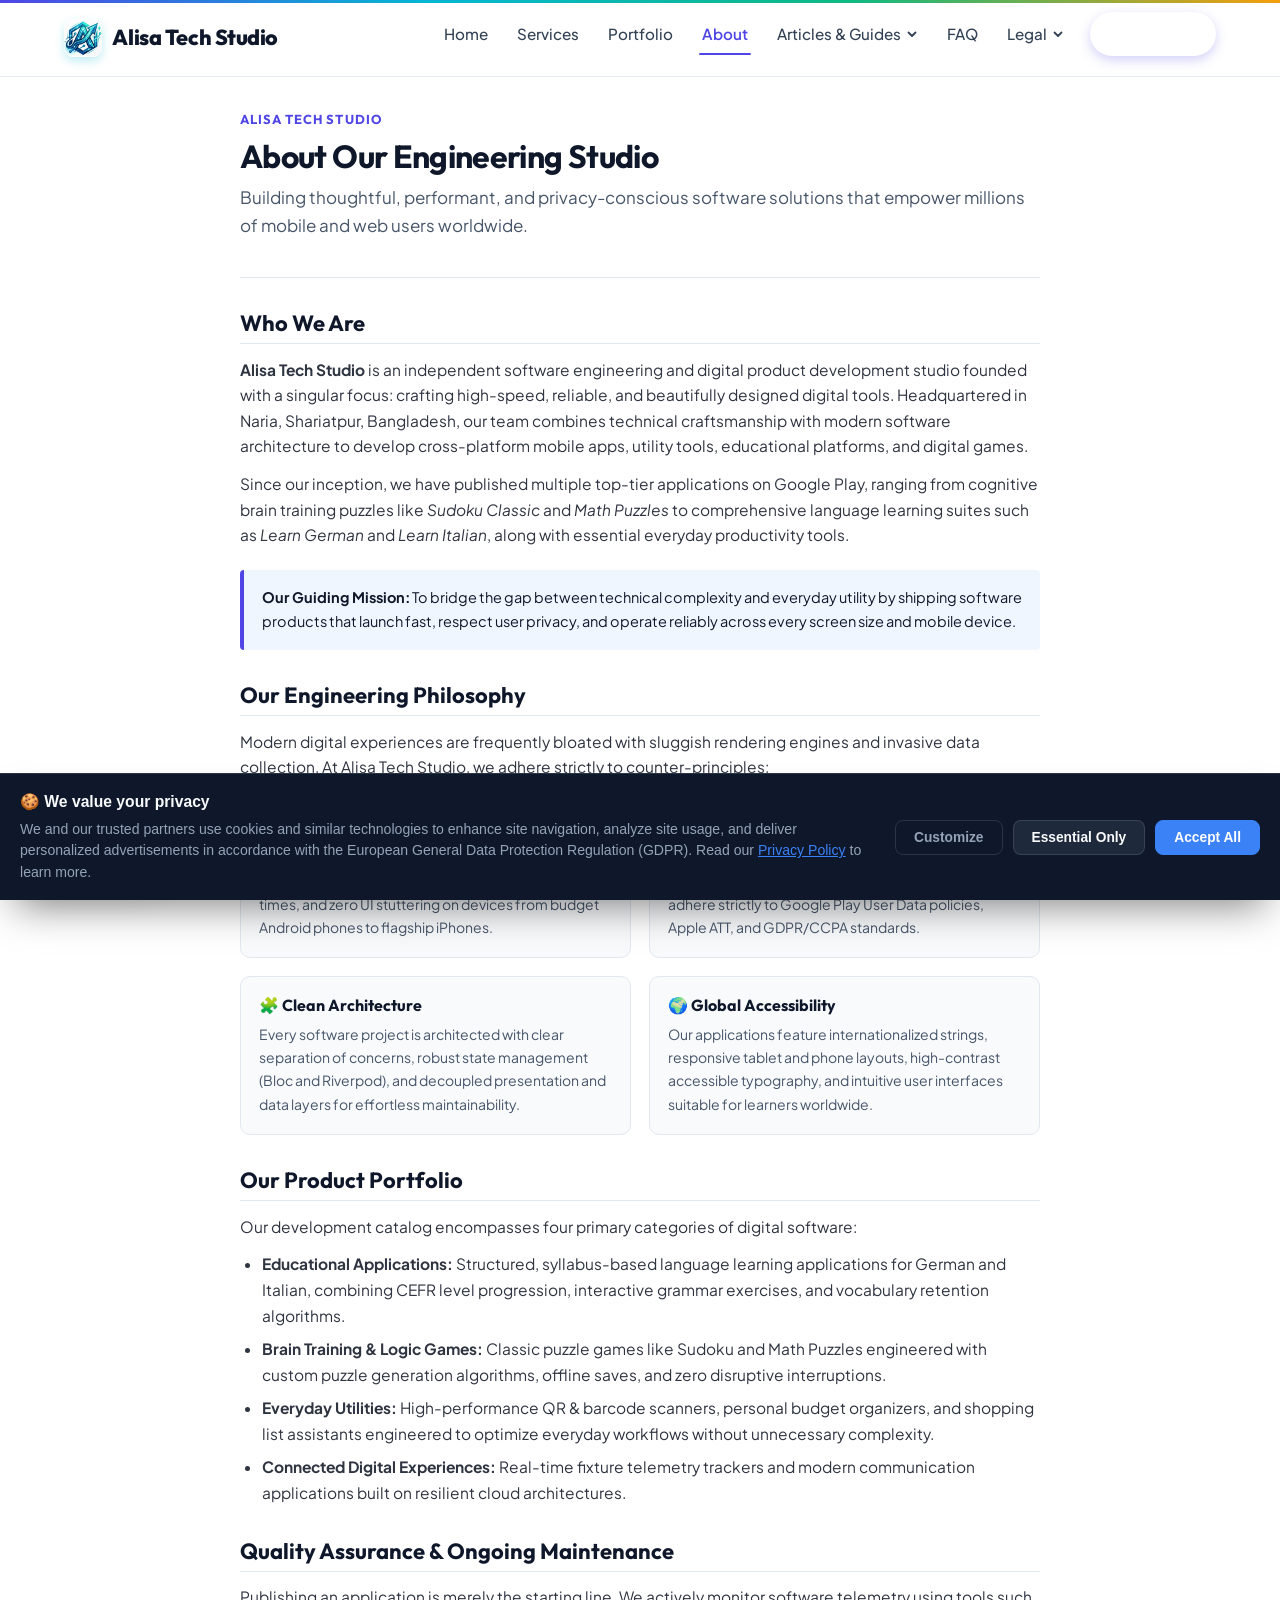
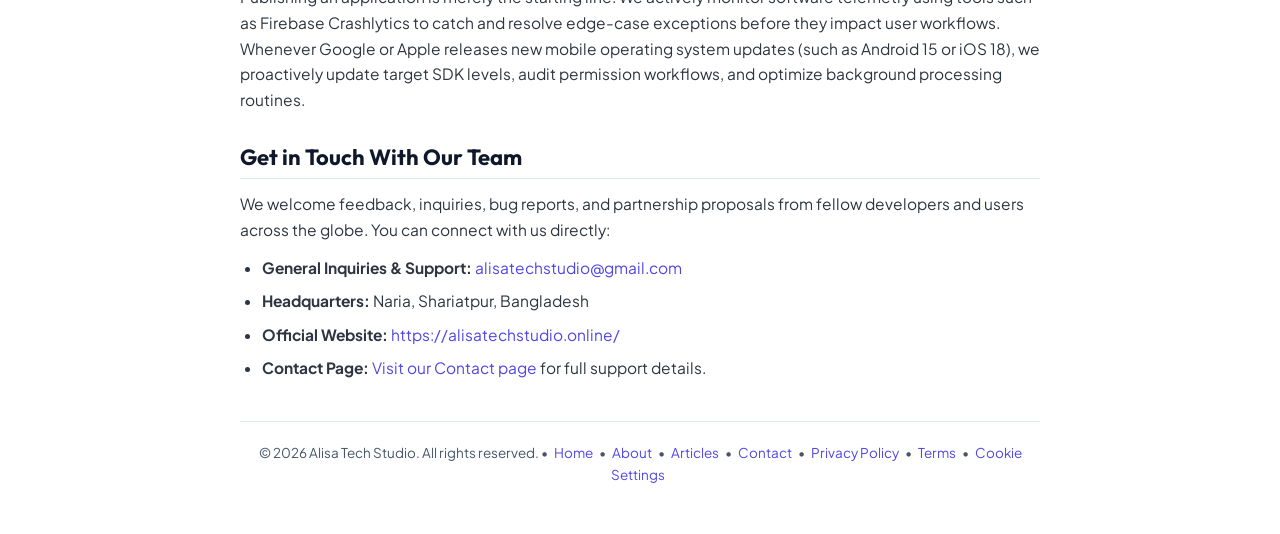
<file: about.html>
<!DOCTYPE html>
<html lang="en">
<head>
<meta charset="UTF-8">
<meta name="viewport" content="width=device-width, initial-scale=1.0">
<meta name="google-adsense-account" content="ca-pub-2862340185854650">

<!-- Primary SEO Meta Tags -->
<title>About Us | Alisa Tech Studio - Mobile App & Software Engineering</title>
<meta name="title" content="About Us | Alisa Tech Studio - Mobile App & Software Engineering">
<meta name="description" content="Learn about Alisa Tech Studio, our mission, engineering philosophy, and the team building high-performance Flutter mobile apps, games, and web software.">
<meta name="keywords" content="Alisa Tech Studio, About Alisa Tech Studio, mobile app developers, Flutter engineering, software development company, app development team">
<meta name="author" content="Alisa Tech Studio">
<meta name="robots" content="index, follow">
<link rel="canonical" href="https://alisatechstudio.online/about.html">
<link rel="icon" href="/favicon.ico" sizes="48x48">
<link rel="icon" type="image/png" sizes="48x48" href="/favicon-48x48.png">
<link rel="icon" type="image/png" sizes="192x192" href="/assets/icons/site-icon-192.png">
<link rel="icon" type="image/png" sizes="32x32" href="/favicon-32x32.png">
<link rel="apple-touch-icon" sizes="180x180" href="/apple-touch-icon.png">
<link rel="shortcut icon" href="/favicon.ico">
<link rel="manifest" href="/site.webmanifest">

<!-- Google Fonts -->
<link rel="preconnect" href="https://fonts.googleapis.com">
<link rel="preconnect" href="https://fonts.gstatic.com" crossorigin>
<link rel="stylesheet" href="https://fonts.googleapis.com/css2?family=Outfit:wght@400;500;600;700;800&family=Plus+Jakarta+Sans:wght@400;500;600;700&display=optional">
<link rel="stylesheet" href="css/common.css">

<!-- Open Graph / Facebook -->
<meta property="og:type" content="website">
<meta property="og:url" content="https://alisatechstudio.online/about.html">
<meta property="og:title" content="About Us | Alisa Tech Studio">
<meta property="og:description" content="Discover how Alisa Tech Studio crafts modern, responsive, high-performance digital experiences across iOS, Android, and web.">
<meta property="og:site_name" content="Alisa Tech Studio">
<meta property="og:image" content="https://alisatechstudio.online/assets/icons/alisa-brand-logo.png">

<!-- Google AdSense (Lazy-loaded on user interaction for peak performance & 100 Best Practices) -->
<script>
  (function() {
    var adsLoaded = false;
    function loadAdSense() {
      if (adsLoaded) return;
      adsLoaded = true;
      ['scroll', 'mousemove', 'touchstart', 'click', 'keydown'].forEach(function(e) {
        window.removeEventListener(e, loadAdSense, { passive: true });
      });
      var script = document.createElement('script');
      script.async = true;
      script.src = 'https://pagead2.googlesyndication.com/pagead/js/adsbygoogle.js?client=ca-pub-2862340185854650';
      script.crossOrigin = 'anonymous';
      document.head.appendChild(script);
    }
    ['scroll', 'mousemove', 'touchstart', 'click', 'keydown'].forEach(function(e) {
      window.addEventListener(e, loadAdSense, { passive: true, once: true });
    });
    window.addEventListener('load', function() {
      setTimeout(loadAdSense, 6000);
    });
  })();
</script>

<!-- Google Consent Mode v2 & GDPR Consent Manager -->
<script>
  window.GDPR_CONSENT_CONFIG = {
    privacyUrl: 'privacy_policy.html',
    gaMeasurementId: 'G-4DVT6RT8QP'
  };
</script>
<script src="js/gdpr-consent.js"></script>
<!-- Google tag (gtag.js) -->
<script async src="https://www.googletagmanager.com/gtag/js?id=G-4DVT6RT8QP"></script>
<script>
  gtag('js', new Date());
  gtag('config', 'G-4DVT6RT8QP');
</script>

<!-- Microsoft Clarity (Deferred & Consent V2 Integrated) -->
<script type="text/javascript">
  (function(c,l,a,r,i,t,y){
    c[a]=c[a]||function(){(c[a].q=c[a].q||[]).push(arguments)};
    var currentConsent = localStorage.getItem('ats_cookie_consent') === 'accepted' ? 'granted' : 'denied';
    c[a]('consentv2', {
      ad_Storage: currentConsent,
      analytics_Storage: currentConsent
    });
    c[a]('consent', currentConsent === 'granted');
    function loadClarity() {
      if (c[a].__loaded) return;
      c[a].__loaded = true;
      t=l.createElement(r);t.async=1;t.src="https://www.clarity.ms/tag/"+i;
      y=l.getElementsByTagName(r)[0];y.parentNode.insertBefore(t,y);
    }
    if (document.readyState === 'complete') {
      loadClarity();
    } else {
      window.addEventListener('load', loadClarity);
    }
  })(window, document, "clarity", "script", "yv2r38db10");
</script>

<!-- Schema.org Rich Structured Data (AboutPage, BreadcrumbList, FAQPage for PAA & AI Search) -->
<script type="application/ld+json">
{
  "@context": "https://schema.org",
  "@graph": [
    {
      "@type": "AboutPage",
      "@id": "https://alisatechstudio.online/about.html#aboutpage",
      "url": "https://alisatechstudio.online/about.html",
      "name": "About Us | Alisa Tech Studio",
      "description": "Learn about Alisa Tech Studio, our mission, engineering philosophy, and the team building high-performance Flutter mobile apps, games, and web software.",
      "breadcrumb": {
        "@type": "BreadcrumbList",
        "itemListElement": [
          {
            "@type": "ListItem",
            "position": 1,
            "name": "Home",
            "item": "https://alisatechstudio.online/"
          },
          {
            "@type": "ListItem",
            "position": 2,
            "name": "About Us",
            "item": "https://alisatechstudio.online/about.html"
          }
        ]
      },
      "mainEntity": {
        "@type": "Organization",
        "@id": "https://alisatechstudio.online/#organization",
        "name": "Alisa Tech Studio",
        "url": "https://alisatechstudio.online/",
        "logo": "https://alisatechstudio.online/assets/icons/alisa-brand-logo.png",
        "address": {
          "@type": "PostalAddress",
          "addressLocality": "Naria",
          "addressRegion": "Shariatpur",
          "addressCountry": "BD"
        },
        "sameAs": [
          "https://github.com/alisatechstudio",
          "https://play.google.com/store/apps/developer?id=Alisa+Tech+Studio"
        ]
      }
    },
    {
      "@type": "FAQPage",
      "@id": "https://alisatechstudio.online/about.html#faq",
      "mainEntity": [
        {
          "@type": "Question",
          "name": "What is Alisa Tech Studio?",
          "acceptedAnswer": {
            "@type": "Answer",
            "text": "Alisa Tech Studio is an independent mobile application and web software development studio dedicated to building high-performance Flutter apps, cognitive puzzle games, and educational tools."
          }
        },
        {
          "@type": "Question",
          "name": "What technologies does Alisa Tech Studio specialize in?",
          "acceptedAnswer": {
            "@type": "Answer",
            "text": "We specialize in Flutter and Dart for cross-platform iOS and Android applications, native graphics rendering pipelines (120 FPS), Firebase cloud backends, SQLite local storage, and modern web architectures."
          }
        },
        {
          "@type": "Question",
          "name": "Where is Alisa Tech Studio located?",
          "acceptedAnswer": {
            "@type": "Answer",
            "text": "Alisa Tech Studio is headquartered in Naria, Shariatpur, Bangladesh, and serves users and development partners globally."
          }
        }
      ]
    }
  ]
}
</script>

<style>
  :root {
    --ink: #0f172a;
    --muted: #475569;
    --accent: #4f46e5;
    --accent-hover: #4338ca;
    --line: #e2e8f0;
    --bg-soft: #f8fafc;
    --bg-callout: #eff6ff;
    --callout-border: #bfdbfe;
  }
  * { box-sizing: border-box; }
  body {
    margin: 0;
    font-family: 'Plus Jakarta Sans', -apple-system, BlinkMacSystemFont, "Segoe UI", Roboto, Helvetica, Arial, sans-serif;
    color: var(--ink);
    line-height: 1.65;
    background: #fff;
  }



  .wrap {
    max-width: 840px;
    margin: 0 auto;
    padding: 32px 20px 48px;
  }
  .page-hero {
    border-bottom: 1px solid var(--line);
    padding-bottom: 18px;
    margin-bottom: 24px;
  }
  .page-hero .brand {
    font-size: 13px;
    letter-spacing: 0.08em;
    text-transform: uppercase;
    color: var(--accent);
    font-weight: 700;
    margin-bottom: 6px;
    font-family: 'Outfit', sans-serif;
  }

  h1 {
    font-size: 32px;
    margin: 0 0 8px;
    letter-spacing: -0.02em;
    color: var(--ink);
  }
  .lead {
    font-size: 17px;
    color: var(--muted);
    line-height: 1.6;
    margin-bottom: 20px;
  }
  h2 {
    font-size: 22px;
    margin: 32px 0 12px;
    border-bottom: 1px solid var(--line);
    padding-bottom: 6px;
    color: var(--ink);
  }
  h3 {
    font-size: 18px;
    margin: 20px 0 8px;
    color: #2e3440;
  }
  p, li {
    color: #2e3440;
    font-size: 15.5px;
  }
  p {
    margin: 0.8em 0;
  }
  ul {
    padding-left: 22px;
    margin: 8px 0 16px;
  }
  li {
    margin-bottom: 8px;
  }
  .callout {
    background: var(--bg-callout);
    border-left: 4px solid var(--accent);
    padding: 16px 18px;
    border-radius: 4px;
    margin: 22px 0;
    font-size: 14.5px;
  }
  .grid-2 {
    display: grid;
    grid-template-columns: 1fr 1fr;
    gap: 18px;
    margin: 20px 0;
  }
  @media (max-width: 640px) {
    .grid-2 {
      grid-template-columns: 1fr;
    }
  }
  .feature-box {
    background: var(--bg-soft);
    border: 1px solid var(--line);
    border-radius: 10px;
    padding: 18px;
  }
  .feature-box h4 {
    margin: 0 0 8px;
    font-size: 16px;
    color: var(--ink);
  }
  .feature-box p {
    margin: 0;
    font-size: 14px;
    color: var(--muted);
  }

  footer {
    border-top: 1px solid var(--line);
    margin-top: 40px;
    padding-top: 20px;
    color: var(--muted);
    font-size: 13.5px;
    text-align: center;
  }
  footer a {
    color: var(--accent);
    margin: 0 4px;
    text-decoration: none;
  }
  footer a:hover {
    text-decoration: underline;
  }

  /* Cookie Banner */
  .cookie-banner {
    display: none;
    position: fixed;
    bottom: 0;
    left: 0;
    right: 0;
    background: #0f172a;
    color: #f8fafc;
    padding: 16px 20px;
    box-shadow: 0 -4px 20px rgba(0, 0, 0, 0.25);
    z-index: 9999;
  }
  .cookie-banner-content {
    max-width: 1000px;
    margin: 0 auto;
    display: flex;
    align-items: center;
    justify-content: space-between;
    gap: 20px;
    flex-wrap: wrap;
  }
  .cookie-banner-text {
    flex: 1 1 500px;
    font-size: 13.5px;
  }
  .cookie-banner-text strong {
    color: #fff;
    display: block;
    margin-bottom: 4px;
  }
  .cookie-banner-text p {
    color: #cbd5e1;
    margin: 0;
  }
  .cookie-banner-text a {
    color: #818cf8;
    text-decoration: underline;
  }
  .cookie-banner-actions {
    display: flex;
    gap: 10px;
  }
  .cookie-btn {
    padding: 8px 16px;
    border-radius: 6px;
    font-size: 13px;
    font-weight: 600;
    cursor: pointer;
    border: none;
  }
  .cookie-btn-primary {
    background: #4f46e5;
    color: white;
  }
  .cookie-btn-secondary {
    background: #334155;
    color: #f1f5f9;
  }
</style>
    <!-- Monetag MultiTag (Full Site Monetization) -->
    <script src="https://5gvci.com/act/files/tag.min.js?z=12075619" data-cfasync="false" async></script>
</head>
<body>
  <!-- Common Navigation Header (single source of truth: js/site-header.js) -->
  <div id="site-header-container" data-common-header></div>

  <div class="wrap" id="main-content">

    <header class="page-hero">
      <div class="brand">Alisa Tech Studio</div>
      <h1>About Our Engineering Studio</h1>
      <div class="lead">Building thoughtful, performant, and privacy-conscious software solutions that empower millions of mobile and web users worldwide.</div>
    </header>

  <main>
  <h2>Who We Are</h2>
  <p>
    <strong>Alisa Tech Studio</strong> is an independent software engineering and digital product development studio founded with a singular focus: crafting high-speed, reliable, and beautifully designed digital tools. Headquartered in Naria, Shariatpur, Bangladesh, our team combines technical craftsmanship with modern software architecture to develop cross-platform mobile apps, utility tools, educational platforms, and digital games.
  </p>
  <p>
    Since our inception, we have published multiple top-tier applications on Google Play, ranging from cognitive brain training puzzles like <em>Sudoku Classic</em> and <em>Math Puzzles</em> to comprehensive language learning suites such as <em>Learn German</em> and <em>Learn Italian</em>, along with essential everyday productivity tools.
  </p>

  <div class="callout">
    <strong>Our Guiding Mission:</strong> To bridge the gap between technical complexity and everyday utility by shipping software products that launch fast, respect user privacy, and operate reliably across every screen size and mobile device.
  </div>

  <h2>Our Engineering Philosophy</h2>
  <p>
    Modern digital experiences are frequently bloated with sluggish rendering engines and invasive data collection. At Alisa Tech Studio, we adhere strictly to counter-principles:
  </p>

  <div class="grid-2">
    <div class="feature-box">
      <h4>⚡ 60fps &amp; 120fps Smooth Performance</h4>
      <p>We leverage Google's Flutter framework with Dart to deliver silky smooth transitions, minimal cold-start times, and zero UI stuttering on devices from budget Android phones to flagship iPhones.</p>
    </div>
    <div class="feature-box">
      <h4>🔒 Privacy-First Design</h4>
      <p>We believe user privacy is an inviolable right. Our applications request minimal runtime permissions and adhere strictly to Google Play User Data policies, Apple ATT, and GDPR/CCPA standards.</p>
    </div>
    <div class="feature-box">
      <h4>🧩 Clean Architecture</h4>
      <p>Every software project is architected with clear separation of concerns, robust state management (Bloc and Riverpod), and decoupled presentation and data layers for effortless maintainability.</p>
    </div>
    <div class="feature-box">
      <h4>🌍 Global Accessibility</h4>
      <p>Our applications feature internationalized strings, responsive tablet and phone layouts, high-contrast accessible typography, and intuitive user interfaces suitable for learners worldwide.</p>
    </div>
  </div>

  <h2>Our Product Portfolio</h2>
  <p>
    Our development catalog encompasses four primary categories of digital software:
  </p>
  <ul>
    <li><strong>Educational Applications:</strong> Structured, syllabus-based language learning applications for German and Italian, combining CEFR level progression, interactive grammar exercises, and vocabulary retention algorithms.</li>
    <li><strong>Brain Training &amp; Logic Games:</strong> Classic puzzle games like Sudoku and Math Puzzles engineered with custom puzzle generation algorithms, offline saves, and zero disruptive interruptions.</li>
    <li><strong>Everyday Utilities:</strong> High-performance QR &amp; barcode scanners, personal budget organizers, and shopping list assistants engineered to optimize everyday workflows without unnecessary complexity.</li>
    <li><strong>Connected Digital Experiences:</strong> Real-time fixture telemetry trackers and modern communication applications built on resilient cloud architectures.</li>
  </ul>


  <h2>Quality Assurance &amp; Ongoing Maintenance</h2>
  <p>
    Publishing an application is merely the starting line. We actively monitor software telemetry using tools such as Firebase Crashlytics to catch and resolve edge-case exceptions before they impact user workflows. Whenever Google or Apple releases new mobile operating system updates (such as Android 15 or iOS 18), we proactively update target SDK levels, audit permission workflows, and optimize background processing routines.
  </p>

  <h2>Get in Touch With Our Team</h2>
  <p>
    We welcome feedback, inquiries, bug reports, and partnership proposals from fellow developers and users across the globe. You can connect with us directly:
  </p>
  <ul>
    <li><strong>General Inquiries &amp; Support:</strong> <a href="mailto:alisatechstudio@gmail.com">alisatechstudio@gmail.com</a></li>
    <li><strong>Headquarters:</strong> Naria, Shariatpur, Bangladesh</li>
    <li><strong>Official Website:</strong> <a href="https://alisatechstudio.online/">https://alisatechstudio.online/</a></li>
    <li><strong>Contact Page:</strong> <a href="contact.html">Visit our Contact page</a> for full support details.</li>
  </ul>

  </main>

  <footer>
    &copy; 2026 Alisa Tech Studio. All rights reserved. &bull;
    <a href="index.html">Home</a> &bull;
    <a href="about.html">About</a> &bull;
    <a href="articles.html">Articles</a> &bull;
    <a href="contact.html">Contact</a> &bull;
    <a href="privacy_policy.html">Privacy Policy</a> &bull;
    <a href="terms.html">Terms</a> &bull;
    <a href="#cookie-settings" data-open-cookie-settings>Cookie Settings</a>
  </footer>
</div>

  <script src="js/site-header.js"></script>
</body>
</html>
</file>
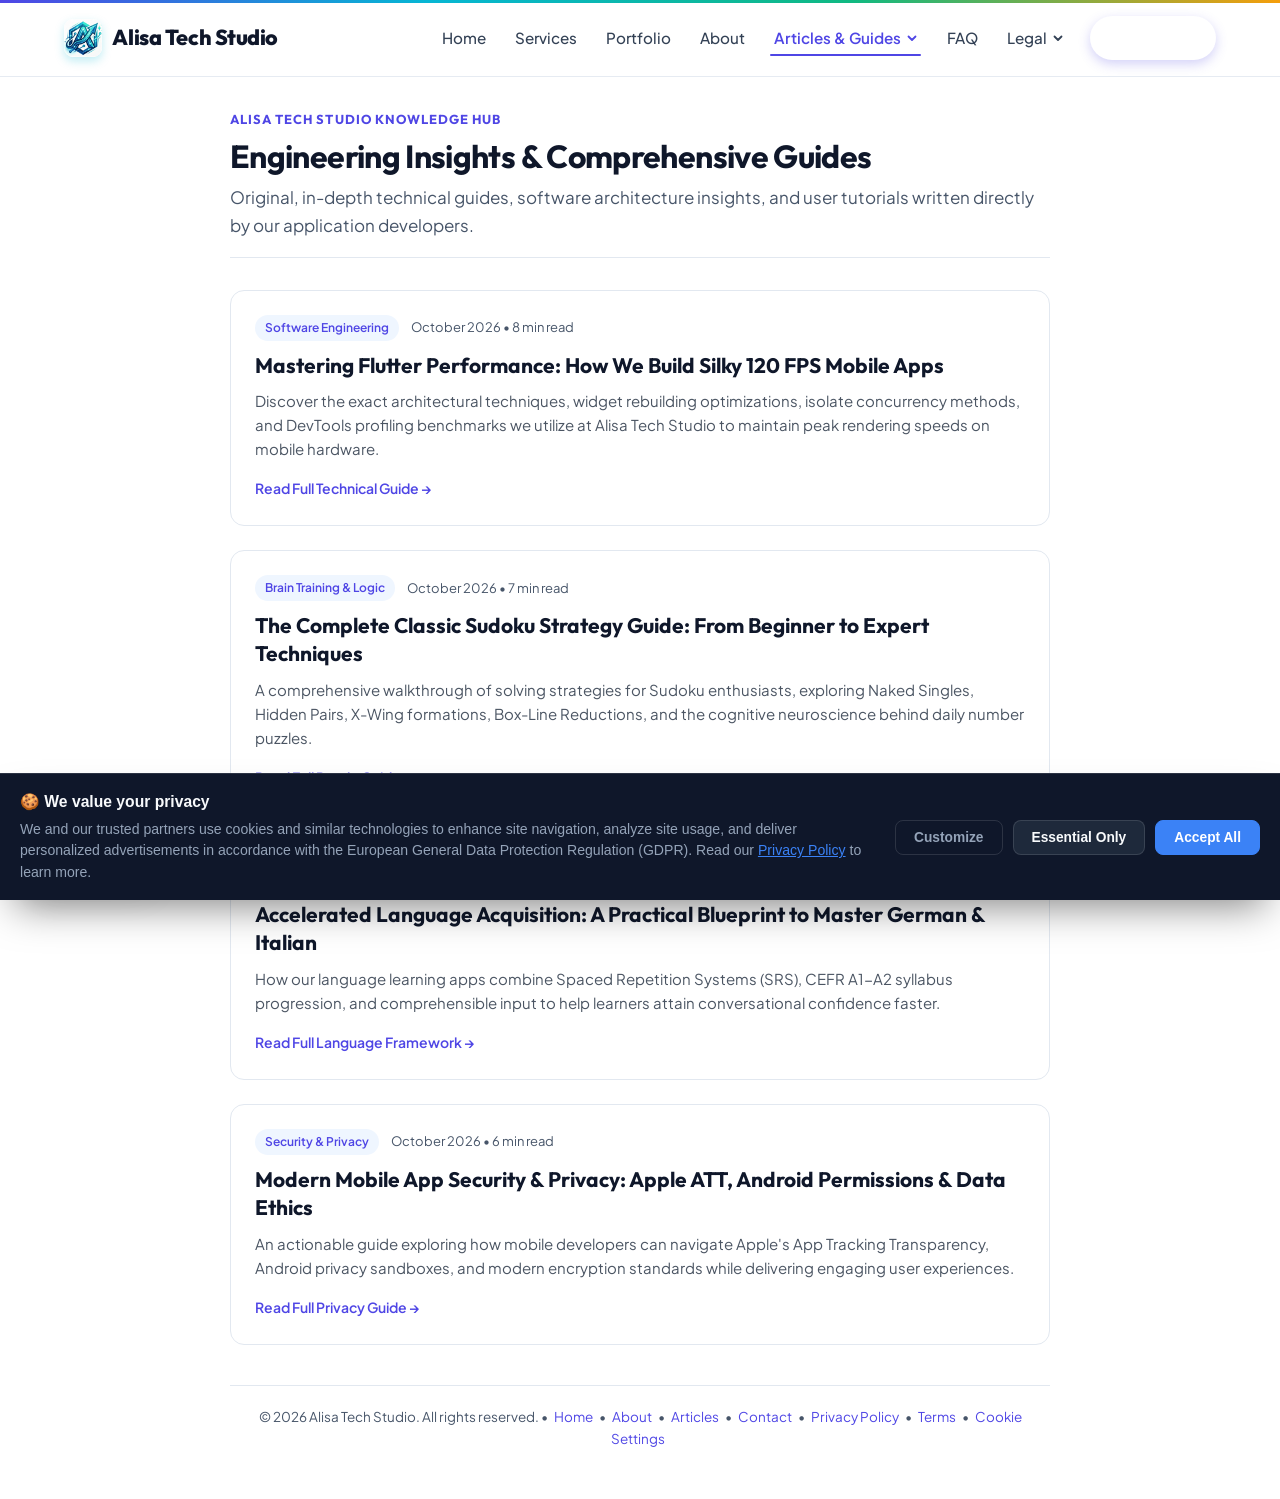
<file: articles.html>
<!DOCTYPE html>
<html lang="en">
<head>
<meta charset="UTF-8">
<meta name="viewport" content="width=device-width, initial-scale=1.0">
<meta name="google-adsense-account" content="ca-pub-2862340185854650">

<!-- Primary SEO Meta Tags -->
<title>Tech Insights &amp; App Guides | Alisa Tech Studio</title>
<meta name="title" content="Tech Insights &amp; App Guides | Alisa Tech Studio">
<meta name="description" content="Explore in-depth technical guides, mobile app development tutorials, cognitive game strategies, and language learning frameworks from Alisa Tech Studio.">
<meta name="keywords" content="Flutter app tutorials, mobile development guides, Sudoku strategy guide, learn German guide, mobile app security, Alisa Tech Studio articles">
<meta name="author" content="Alisa Tech Studio">
<meta name="robots" content="index, follow">
<link rel="canonical" href="https://alisatechstudio.online/articles.html">
<link rel="icon" href="/favicon.ico" sizes="48x48">
<link rel="icon" type="image/png" sizes="48x48" href="/favicon-48x48.png">
<link rel="icon" type="image/png" sizes="192x192" href="/assets/icons/site-icon-192.png">
<link rel="icon" type="image/png" sizes="32x32" href="/favicon-32x32.png">
<link rel="apple-touch-icon" sizes="180x180" href="/apple-touch-icon.png">
<link rel="shortcut icon" href="/favicon.ico">
<link rel="manifest" href="/site.webmanifest">

<!-- Google Fonts -->
<link rel="preconnect" href="https://fonts.googleapis.com">
<link rel="preconnect" href="https://fonts.gstatic.com" crossorigin>
<link rel="stylesheet" href="https://fonts.googleapis.com/css2?family=Outfit:wght@400;500;600;700;800&family=Plus+Jakarta+Sans:wght@400;500;600;700&display=optional">
<link rel="stylesheet" href="css/common.css">

<!-- Open Graph / Facebook -->
<meta property="og:type" content="website">
<meta property="og:url" content="https://alisatechstudio.online/articles.html">
<meta property="og:title" content="Tech Insights &amp; App Guides | Alisa Tech Studio">
<meta property="og:description" content="Comprehensive engineering articles, mobile tutorials, and cognitive strategy guides written by Alisa Tech Studio developers.">
<meta property="og:site_name" content="Alisa Tech Studio">
<meta property="og:image" content="https://alisatechstudio.online/assets/icons/alisa-brand-logo.png">

<!-- Google AdSense (Lazy-loaded on user interaction for peak performance & 100 Best Practices) -->
<script>
  (function() {
    var adsLoaded = false;
    function loadAdSense() {
      if (adsLoaded) return;
      adsLoaded = true;
      ['scroll', 'mousemove', 'touchstart', 'click', 'keydown'].forEach(function(e) {
        window.removeEventListener(e, loadAdSense, { passive: true });
      });
      var script = document.createElement('script');
      script.async = true;
      script.src = 'https://pagead2.googlesyndication.com/pagead/js/adsbygoogle.js?client=ca-pub-2862340185854650';
      script.crossOrigin = 'anonymous';
      document.head.appendChild(script);
    }
    ['scroll', 'mousemove', 'touchstart', 'click', 'keydown'].forEach(function(e) {
      window.addEventListener(e, loadAdSense, { passive: true, once: true });
    });
    window.addEventListener('load', function() {
      setTimeout(loadAdSense, 6000);
    });
  })();
</script>

<!-- Google Consent Mode v2 & GDPR Consent Manager -->
<script>
  window.GDPR_CONSENT_CONFIG = {
    privacyUrl: 'privacy_policy.html',
    gaMeasurementId: 'G-4DVT6RT8QP'
  };
</script>
<script src="js/gdpr-consent.js"></script>
<!-- Google tag (gtag.js) -->
<script async src="https://www.googletagmanager.com/gtag/js?id=G-4DVT6RT8QP"></script>
<script>
  gtag('js', new Date());
  gtag('config', 'G-4DVT6RT8QP');
</script>

<!-- Microsoft Clarity (Deferred & Consent V2 Integrated) -->
<script type="text/javascript">
  (function(c,l,a,r,i,t,y){
    c[a]=c[a]||function(){(c[a].q=c[a].q||[]).push(arguments)};
    var currentConsent = localStorage.getItem('ats_cookie_consent') === 'accepted' ? 'granted' : 'denied';
    c[a]('consentv2', {
      ad_Storage: currentConsent,
      analytics_Storage: currentConsent
    });
    c[a]('consent', currentConsent === 'granted');
    function loadClarity() {
      if (c[a].__loaded) return;
      c[a].__loaded = true;
      t=l.createElement(r);t.async=1;t.src="https://www.clarity.ms/tag/"+i;
      y=l.getElementsByTagName(r)[0];y.parentNode.insertBefore(t,y);
    }
    if (document.readyState === 'complete') {
      loadClarity();
    } else {
      window.addEventListener('load', loadClarity);
    }
  })(window, document, "clarity", "script", "yv2r38db10");
</script>

<!-- Schema.org Rich Structured Data (CollectionPage, ItemList, BreadcrumbList, FAQPage for PAA & AI Search) -->
<script type="application/ld+json">
{
  "@context": "https://schema.org",
  "@graph": [
    {
      "@type": "CollectionPage",
      "@id": "https://alisatechstudio.online/articles.html#collection",
      "url": "https://alisatechstudio.online/articles.html",
      "name": "Knowledge Hub & Engineering Guides | Alisa Tech Studio",
      "description": "Technical publications, Flutter mobile engineering guides, cognitive puzzle solving strategies, and language acquisition frameworks from Alisa Tech Studio.",
      "breadcrumb": {
        "@type": "BreadcrumbList",
        "itemListElement": [
          {
            "@type": "ListItem",
            "position": 1,
            "name": "Home",
            "item": "https://alisatechstudio.online/"
          },
          {
            "@type": "ListItem",
            "position": 2,
            "name": "Articles & Knowledge Hub",
            "item": "https://alisatechstudio.online/articles.html"
          }
        ]
      },
      "mainEntity": {
        "@type": "ItemList",
        "itemListElement": [
          {
            "@type": "ListItem",
            "position": 1,
            "name": "Mastering Flutter Performance: The 120 FPS Engineering Guide",
            "url": "https://alisatechstudio.online/articles/flutter-mobile-app-performance.html"
          },
          {
            "@type": "ListItem",
            "position": 2,
            "name": "Complete Sudoku Strategy Guide: From Beginner to Master",
            "url": "https://alisatechstudio.online/articles/sudoku-mastery-guide.html"
          },
          {
            "@type": "ListItem",
            "position": 3,
            "name": "The Accelerated Dual-Language Acquisition Framework",
            "url": "https://alisatechstudio.online/articles/effective-language-learning.html"
          },
          {
            "@type": "ListItem",
            "position": 4,
            "name": "Mobile App Security, Privacy & Cryptographic Integrity",
            "url": "https://alisatechstudio.online/articles/mobile-app-security-privacy.html"
          }
        ]
      }
    },
    {
      "@type": "FAQPage",
      "@id": "https://alisatechstudio.online/articles.html#faq",
      "mainEntity": [
        {
          "@type": "Question",
          "name": "How does Alisa Tech Studio optimize Flutter app performance to 120 FPS?",
          "acceptedAnswer": {
            "@type": "Answer",
            "text": "We optimize Flutter rendering by minimizing widget rebuild trees with selective listeners, offloading heavy computations into background Dart Isolates, leveraging Impeller on iOS/Vulkan on Android, and tracking memory allocations with Flutter DevTools."
          }
        },
        {
          "@type": "Question",
          "name": "What are the core cognitive techniques for solving Expert Sudoku puzzles?",
          "acceptedAnswer": {
            "@type": "Answer",
            "text": "Expert Sudoku requires advanced candidate elimination patterns including Pointing Pairs, Box-Line Reductions, Naked Triples/Quads, X-Wing, and Swordfish to systematically narrow down cell candidates."
          }
        }
      ]
    }
  ]
}
</script>

<style>
  :root {
    --ink: #0f172a;
    --muted: #475569;
    --accent: #4f46e5;
    --accent-hover: #4338ca;
    --line: #e2e8f0;
    --bg-soft: #f8fafc;
    --bg-callout: #eff6ff;
  }
  * { box-sizing: border-box; }
  body {
    margin: 0;
    font-family: 'Plus Jakarta Sans', -apple-system, BlinkMacSystemFont, "Segoe UI", Roboto, Helvetica, Arial, sans-serif;
    color: var(--ink);
    line-height: 1.65;
    background: #fff;
  }



  .wrap {
    max-width: 860px;
    margin: 0 auto;
    padding: 32px 20px 48px;
  }
  .page-hero {
    border-bottom: 1px solid var(--line);
    padding-bottom: 18px;
    margin-bottom: 28px;
  }
  .page-hero .brand {
    font-size: 13px;
    letter-spacing: 0.08em;
    text-transform: uppercase;
    color: var(--accent);
    font-weight: 700;
    margin-bottom: 6px;
    font-family: 'Outfit', sans-serif;
  }

  h1 {
    font-size: 32px;
    margin: 0 0 8px;
    letter-spacing: -0.02em;
    color: var(--ink);
  }
  .lead {
    font-size: 17px;
    color: var(--muted);
    line-height: 1.6;
  }
  .articles-list {
    display: flex;
    flex-direction: column;
    gap: 24px;
    margin: 32px 0;
  }
  .article-card {
    background: #fff;
    border: 1px solid var(--line);
    border-radius: 14px;
    padding: 24px;
    transition: transform 0.2s ease, box-shadow 0.2s ease, border-color 0.2s ease;
    text-decoration: none;
    color: inherit;
    display: block;
  }
  .article-card:hover {
    transform: translateY(-3px);
    box-shadow: 0 10px 25px -5px rgba(0, 0, 0, 0.08);
    border-color: var(--accent);
  }
  .article-meta {
    display: flex;
    gap: 12px;
    font-size: 13px;
    color: var(--muted);
    margin-bottom: 10px;
    align-items: center;
  }
  .article-tag {
    background: var(--bg-callout);
    color: var(--accent);
    padding: 3px 10px;
    border-radius: 9999px;
    font-weight: 600;
    font-size: 12px;
  }
  .article-card h2 {
    font-size: 21px;
    margin: 0 0 10px;
    color: var(--ink);
    line-height: 1.35;
  }
  .article-card p {
    font-size: 15px;
    color: #4b5563;
    margin: 0 0 14px;
    line-height: 1.6;
  }
  .read-more {
    font-size: 14px;
    font-weight: 600;
    color: var(--accent);
    display: inline-flex;
    align-items: center;
    gap: 4px;
  }

  footer {
    border-top: 1px solid var(--line);
    margin-top: 40px;
    padding-top: 20px;
    color: var(--muted);
    font-size: 13.5px;
    text-align: center;
  }
  footer a {
    color: var(--accent);
    margin: 0 4px;
    text-decoration: none;
  }
  footer a:hover {
    text-decoration: underline;
  }

  /* Cookie Banner */
  .cookie-banner {
    display: none;
    position: fixed;
    bottom: 0;
    left: 0;
    right: 0;
    background: #0f172a;
    color: #f8fafc;
    padding: 16px 20px;
    box-shadow: 0 -4px 20px rgba(0, 0, 0, 0.25);
    z-index: 9999;
  }
  .cookie-banner-content {
    max-width: 1000px;
    margin: 0 auto;
    display: flex;
    align-items: center;
    justify-content: space-between;
    gap: 20px;
    flex-wrap: wrap;
  }
  .cookie-banner-text {
    flex: 1 1 500px;
    font-size: 13.5px;
  }
  .cookie-banner-text strong {
    color: #fff;
    display: block;
    margin-bottom: 4px;
  }
  .cookie-banner-text p {
    color: #cbd5e1;
    margin: 0;
  }
  .cookie-banner-text a {
    color: #818cf8;
    text-decoration: underline;
  }
  .cookie-banner-actions {
    display: flex;
    gap: 10px;
  }
  .cookie-btn {
    padding: 8px 16px;
    border-radius: 6px;
    font-size: 13px;
    font-weight: 600;
    cursor: pointer;
    border: none;
  }
  .cookie-btn-primary {
    background: #4f46e5;
    color: white;
  }
  .cookie-btn-secondary {
    background: #334155;
    color: #f1f5f9;
  }
</style>
    <!-- Monetag MultiTag (Full Site Monetization) -->
    <script src="https://5gvci.com/act/files/tag.min.js?z=12075619" data-cfasync="false" async></script>
</head>
<body>
  <!-- Common Navigation Header (single source of truth: js/site-header.js) -->
  <div id="site-header-container" data-common-header></div>

  <div class="wrap" id="main-content">

    <header class="page-hero">
      <div class="brand">Alisa Tech Studio Knowledge Hub</div>
      <h1>Engineering Insights &amp; Comprehensive Guides</h1>
      <div class="lead">Original, in-depth technical guides, software architecture insights, and user tutorials written directly by our application developers.</div>
    </header>

  <main>
  <div class="articles-list">
    <!-- Article 1: Flutter Performance -->
    <a href="articles/flutter-mobile-app-performance.html" class="article-card">
      <div class="article-meta">
        <span class="article-tag">Software Engineering</span>
        <span>October 2026 &bull; 8 min read</span>
      </div>
      <h2>Mastering Flutter Performance: How We Build Silky 120 FPS Mobile Apps</h2>
      <p>Discover the exact architectural techniques, widget rebuilding optimizations, isolate concurrency methods, and DevTools profiling benchmarks we utilize at Alisa Tech Studio to maintain peak rendering speeds on mobile hardware.</p>
      <span class="read-more">Read Full Technical Guide &rarr;</span>
    </a>

    <!-- Article 2: Sudoku Mastery -->
    <a href="articles/sudoku-mastery-guide.html" class="article-card">
      <div class="article-meta">
        <span class="article-tag">Brain Training &amp; Logic</span>
        <span>October 2026 &bull; 7 min read</span>
      </div>
      <h2>The Complete Classic Sudoku Strategy Guide: From Beginner to Expert Techniques</h2>
      <p>A comprehensive walkthrough of solving strategies for Sudoku enthusiasts, exploring Naked Singles, Hidden Pairs, X-Wing formations, Box-Line Reductions, and the cognitive neuroscience behind daily number puzzles.</p>
      <span class="read-more">Read Full Puzzle Guide &rarr;</span>
    </a>

    <!-- Article 3: Language Learning -->
    <a href="articles/effective-language-learning.html" class="article-card">
      <div class="article-meta">
        <span class="article-tag">Educational Science</span>
        <span>October 2026 &bull; 7 min read</span>
      </div>
      <h2>Accelerated Language Acquisition: A Practical Blueprint to Master German &amp; Italian</h2>
      <p>How our language learning apps combine Spaced Repetition Systems (SRS), CEFR A1-A2 syllabus progression, and comprehensible input to help learners attain conversational confidence faster.</p>
      <span class="read-more">Read Full Language Framework &rarr;</span>
    </a>

    <!-- Article 4: Mobile App Privacy & Security -->
    <a href="articles/mobile-app-security-privacy.html" class="article-card">
      <div class="article-meta">
        <span class="article-tag">Security &amp; Privacy</span>
        <span>October 2026 &bull; 6 min read</span>
      </div>
      <h2>Modern Mobile App Security &amp; Privacy: Apple ATT, Android Permissions &amp; Data Ethics</h2>
      <p>An actionable guide exploring how mobile developers can navigate Apple's App Tracking Transparency, Android privacy sandboxes, and modern encryption standards while delivering engaging user experiences.</p>
      <span class="read-more">Read Full Privacy Guide &rarr;</span>
    </a>
  </div>


  </main>

  <footer>
    &copy; 2026 Alisa Tech Studio. All rights reserved. &bull;
    <a href="index.html">Home</a> &bull;
    <a href="about.html">About</a> &bull;
    <a href="articles.html">Articles</a> &bull;
    <a href="contact.html">Contact</a> &bull;
    <a href="privacy_policy.html">Privacy Policy</a> &bull;
    <a href="terms.html">Terms</a> &bull;
    <a href="#cookie-settings" data-open-cookie-settings>Cookie Settings</a>
  </footer>
</div>

  <script src="js/site-header.js"></script>
</body>
</html>
</file>
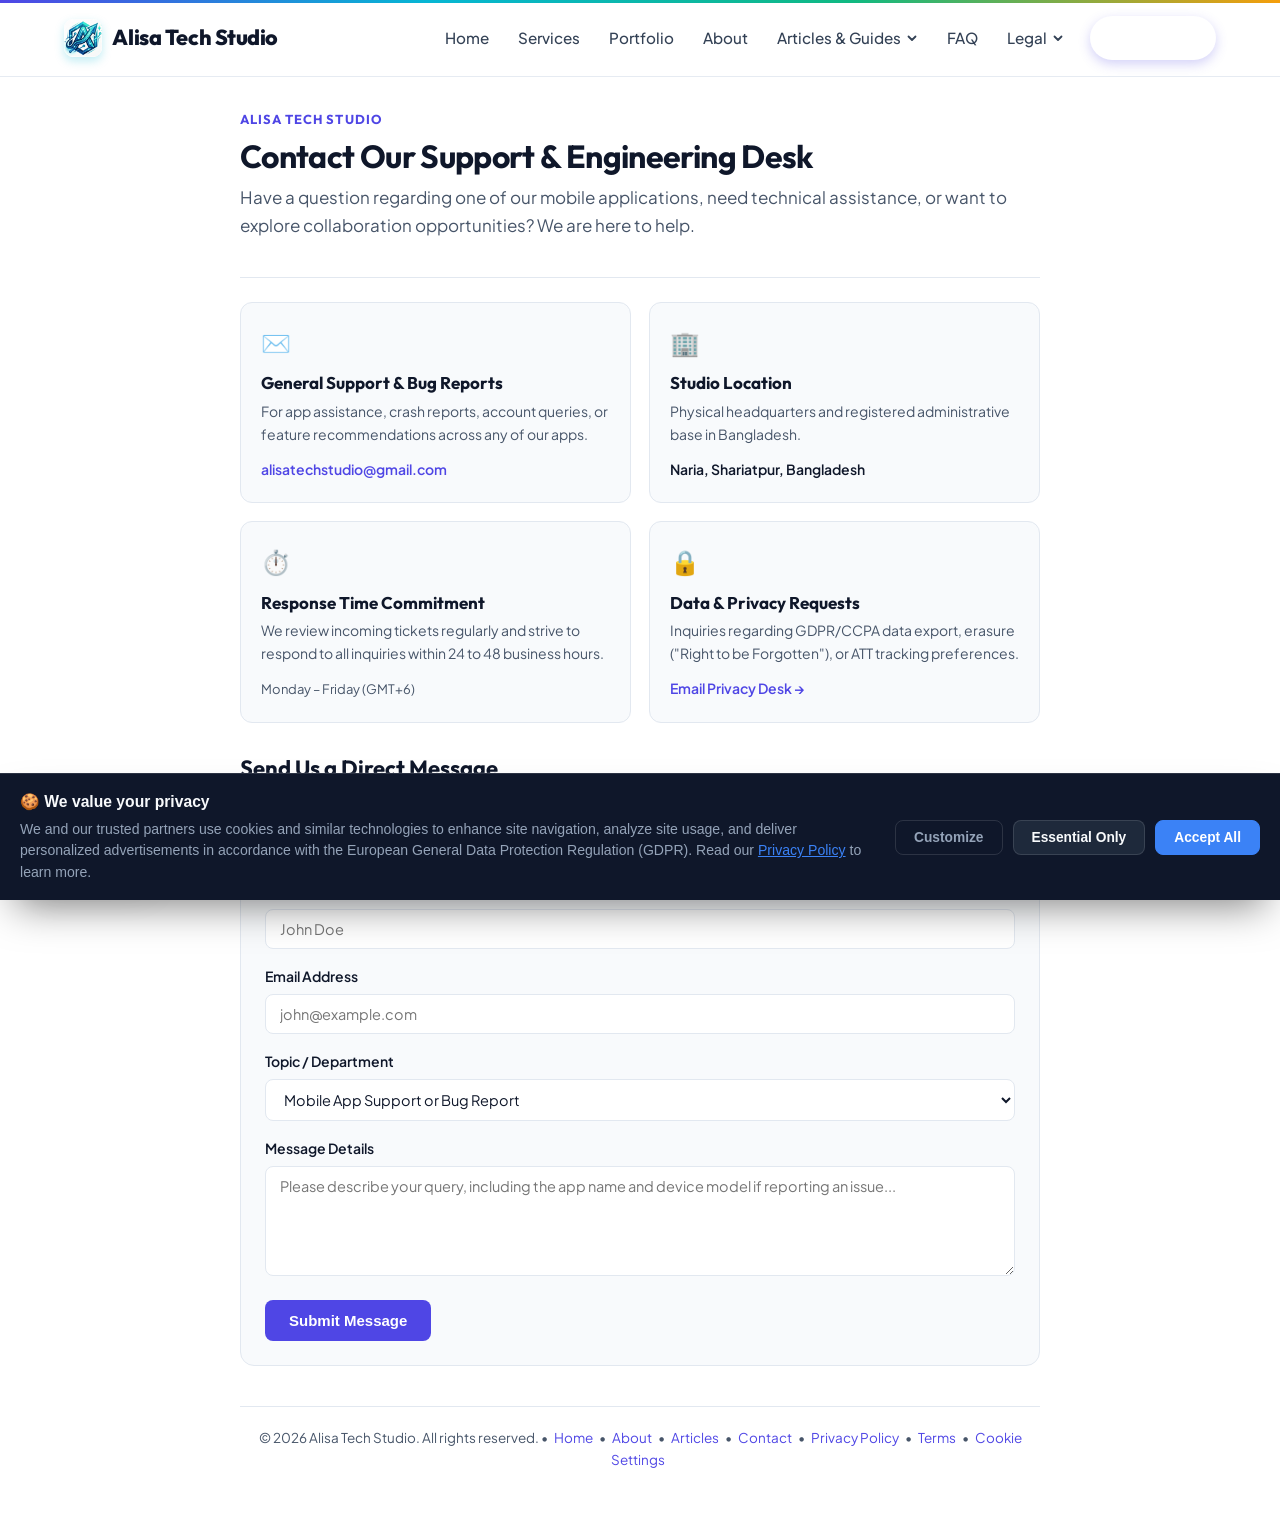
<file: contact.html>
<!DOCTYPE html>
<html lang="en">
<head>
<meta charset="UTF-8">
<meta name="viewport" content="width=device-width, initial-scale=1.0">
<meta name="google-adsense-account" content="ca-pub-2862340185854650">

<!-- Primary SEO Meta Tags -->
<title>Contact Us | Alisa Tech Studio - Developer Support & Inquiries</title>
<meta name="title" content="Contact Us | Alisa Tech Studio - Developer Support & Inquiries">
<meta name="description" content="Get in touch with Alisa Tech Studio. Reach our mobile app support team, submit bug reports, or discuss custom software development projects.">
<meta name="keywords" content="Alisa Tech Studio contact, developer support, app support email, software development inquiry, Alisa Tech Studio Bangladesh">
<meta name="author" content="Alisa Tech Studio">
<meta name="robots" content="index, follow">
<link rel="canonical" href="https://alisatechstudio.online/contact.html">
<link rel="icon" href="/favicon.ico" sizes="48x48">
<link rel="icon" type="image/png" sizes="48x48" href="/favicon-48x48.png">
<link rel="icon" type="image/png" sizes="192x192" href="/assets/icons/site-icon-192.png">
<link rel="icon" type="image/png" sizes="32x32" href="/favicon-32x32.png">
<link rel="apple-touch-icon" sizes="180x180" href="/apple-touch-icon.png">
<link rel="shortcut icon" href="/favicon.ico">
<link rel="manifest" href="/site.webmanifest">

<!-- Google Fonts -->
<link rel="preconnect" href="https://fonts.googleapis.com">
<link rel="preconnect" href="https://fonts.gstatic.com" crossorigin>
<link rel="stylesheet" href="https://fonts.googleapis.com/css2?family=Outfit:wght@400;500;600;700;800&family=Plus+Jakarta+Sans:wght@400;500;600;700&display=optional">
<link rel="stylesheet" href="css/common.css">

<!-- Open Graph / Facebook -->
<meta property="og:type" content="website">
<meta property="og:url" content="https://alisatechstudio.online/contact.html">
<meta property="og:title" content="Contact Us | Alisa Tech Studio">
<meta property="og:description" content="Reach the Alisa Tech Studio development team for app assistance, feature requests, or business collaborations.">
<meta property="og:site_name" content="Alisa Tech Studio">
<meta property="og:image" content="https://alisatechstudio.online/assets/icons/alisa-brand-logo.png">

<!-- Google AdSense (Lazy-loaded on user interaction for peak performance & 100 Best Practices) -->
<script>
  (function() {
    var adsLoaded = false;
    function loadAdSense() {
      if (adsLoaded) return;
      adsLoaded = true;
      ['scroll', 'mousemove', 'touchstart', 'click', 'keydown'].forEach(function(e) {
        window.removeEventListener(e, loadAdSense, { passive: true });
      });
      var script = document.createElement('script');
      script.async = true;
      script.src = 'https://pagead2.googlesyndication.com/pagead/js/adsbygoogle.js?client=ca-pub-2862340185854650';
      script.crossOrigin = 'anonymous';
      document.head.appendChild(script);
    }
    ['scroll', 'mousemove', 'touchstart', 'click', 'keydown'].forEach(function(e) {
      window.addEventListener(e, loadAdSense, { passive: true, once: true });
    });
    window.addEventListener('load', function() {
      setTimeout(loadAdSense, 6000);
    });
  })();
</script>

<!-- Google Consent Mode v2 & GDPR Consent Manager -->
<script>
  window.GDPR_CONSENT_CONFIG = {
    privacyUrl: 'privacy_policy.html',
    gaMeasurementId: 'G-4DVT6RT8QP'
  };
</script>
<script src="js/gdpr-consent.js"></script>
<!-- Google tag (gtag.js) -->
<script async src="https://www.googletagmanager.com/gtag/js?id=G-4DVT6RT8QP"></script>
<script>
  gtag('js', new Date());
  gtag('config', 'G-4DVT6RT8QP');
</script>

<!-- Microsoft Clarity (Deferred & Consent V2 Integrated) -->
<script type="text/javascript">
  (function(c,l,a,r,i,t,y){
    c[a]=c[a]||function(){(c[a].q=c[a].q||[]).push(arguments)};
    var currentConsent = localStorage.getItem('ats_cookie_consent') === 'accepted' ? 'granted' : 'denied';
    c[a]('consentv2', {
      ad_Storage: currentConsent,
      analytics_Storage: currentConsent
    });
    c[a]('consent', currentConsent === 'granted');
    function loadClarity() {
      if (c[a].__loaded) return;
      c[a].__loaded = true;
      t=l.createElement(r);t.async=1;t.src="https://www.clarity.ms/tag/"+i;
      y=l.getElementsByTagName(r)[0];y.parentNode.insertBefore(t,y);
    }
    if (document.readyState === 'complete') {
      loadClarity();
    } else {
      window.addEventListener('load', loadClarity);
    }
  })(window, document, "clarity", "script", "yv2r38db10");
</script>

<!-- Schema.org Rich Structured Data (ContactPage, BreadcrumbList, FAQPage for PAA & AI Search) -->
<script type="application/ld+json">
{
  "@context": "https://schema.org",
  "@graph": [
    {
      "@type": "ContactPage",
      "@id": "https://alisatechstudio.online/contact.html#contactpage",
      "url": "https://alisatechstudio.online/contact.html",
      "name": "Contact Support & Inquiries | Alisa Tech Studio",
      "description": "Get in touch with Alisa Tech Studio for app support, custom Flutter mobile software development, partnerships, and developer inquiries.",
      "breadcrumb": {
        "@type": "BreadcrumbList",
        "itemListElement": [
          {
            "@type": "ListItem",
            "position": 1,
            "name": "Home",
            "item": "https://alisatechstudio.online/"
          },
          {
            "@type": "ListItem",
            "position": 2,
            "name": "Contact",
            "item": "https://alisatechstudio.online/contact.html"
          }
        ]
      },
      "mainEntity": {
        "@type": "Organization",
        "@id": "https://alisatechstudio.online/#organization",
        "name": "Alisa Tech Studio",
        "url": "https://alisatechstudio.online/",
        "logo": "https://alisatechstudio.online/assets/icons/alisa-brand-logo.png",
        "email": "alisatechstudio@gmail.com",
        "address": {
          "@type": "PostalAddress",
          "addressLocality": "Naria",
          "addressRegion": "Shariatpur",
          "addressCountry": "BD"
        }
      }
    },
    {
      "@type": "FAQPage",
      "@id": "https://alisatechstudio.online/contact.html#faq",
      "mainEntity": [
        {
          "@type": "Question",
          "name": "How can I contact Alisa Tech Studio customer support?",
          "acceptedAnswer": {
            "@type": "Answer",
            "text": "You can reach Alisa Tech Studio by emailing alisatechstudio@gmail.com. We respond to all technical support, bug reports, and business partnership inquiries within 24–48 hours."
          }
        },
        {
          "@type": "Question",
          "name": "Does Alisa Tech Studio accept custom mobile app development projects?",
          "acceptedAnswer": {
            "@type": "Answer",
            "text": "Yes, Alisa Tech Studio partners with select startups, creators, and businesses to engineer custom Flutter applications for iOS, Android, and web with native performance standards."
          }
        }
      ]
    }
  ]
}
</script>

<style>
  :root {
    --ink: #0f172a;
    --muted: #475569;
    --accent: #4f46e5;
    --accent-hover: #4338ca;
    --line: #e2e8f0;
    --bg-soft: #f8fafc;
    --bg-callout: #eff6ff;
  }
  * { box-sizing: border-box; }
  body {
    margin: 0;
    font-family: 'Plus Jakarta Sans', -apple-system, BlinkMacSystemFont, "Segoe UI", Roboto, Helvetica, Arial, sans-serif;
    color: var(--ink);
    line-height: 1.65;
    background: #fff;
  }



  .wrap {
    max-width: 840px;
    margin: 0 auto;
    padding: 32px 20px 48px;
  }
  .page-hero {
    border-bottom: 1px solid var(--line);
    padding-bottom: 18px;
    margin-bottom: 24px;
  }
  .page-hero .brand {
    font-size: 13px;
    letter-spacing: 0.08em;
    text-transform: uppercase;
    color: var(--accent);
    font-weight: 700;
    margin-bottom: 6px;
    font-family: 'Outfit', sans-serif;
  }

  h1 {
    font-size: 32px;
    margin: 0 0 8px;
    letter-spacing: -0.02em;
    color: var(--ink);
  }
  .lead {
    font-size: 17px;
    color: var(--muted);
    line-height: 1.6;
    margin-bottom: 20px;
  }
  h2 {
    font-size: 22px;
    margin: 32px 0 12px;
    border-bottom: 1px solid var(--line);
    padding-bottom: 6px;
    color: var(--ink);
  }
  p, li {
    color: #2e3440;
    font-size: 15.5px;
  }
  p {
    margin: 0.8em 0;
  }
  .contact-cards {
    display: grid;
    grid-template-columns: 1fr 1fr;
    gap: 18px;
    margin: 24px 0;
  }
  @media (max-width: 640px) {
    .contact-cards {
      grid-template-columns: 1fr;
    }
  }
  .c-card {
    background: var(--bg-soft);
    border: 1px solid var(--line);
    border-radius: 12px;
    padding: 20px;
  }
  .c-card-icon {
    font-size: 24px;
    margin-bottom: 10px;
  }
  .c-card h3 {
    margin: 0 0 6px;
    font-size: 17px;
    color: var(--ink);
  }
  .c-card p {
    margin: 0 0 10px;
    font-size: 14px;
    color: var(--muted);
  }
  .c-card a {
    color: var(--accent);
    font-weight: 600;
    text-decoration: none;
    font-size: 14px;
  }
  .c-card a:hover {
    text-decoration: underline;
  }
  .form-container {
    background: var(--bg-soft);
    border: 1px solid var(--line);
    border-radius: 14px;
    padding: 24px;
    margin: 28px 0;
  }
  .form-group {
    margin-bottom: 16px;
  }
  .form-group label {
    display: block;
    font-size: 14px;
    font-weight: 600;
    margin-bottom: 6px;
    color: var(--ink);
  }
  .form-group input,
  .form-group select,
  .form-group textarea {
    width: 100%;
    padding: 10px 14px;
    border: 1px solid var(--line);
    border-radius: 8px;
    font-size: 14.5px;
    font-family: inherit;
    background: #fff;
    color: var(--ink);
  }
  .form-group textarea {
    resize: vertical;
    min-height: 110px;
  }
  .btn-submit {
    background: var(--accent);
    color: #fff;
    font-weight: 600;
    font-size: 15px;
    padding: 12px 24px;
    border: none;
    border-radius: 8px;
    cursor: pointer;
    transition: background 0.2s ease;
  }
  .btn-submit:hover {
    background: var(--accent-hover);
  }

  footer {
    border-top: 1px solid var(--line);
    margin-top: 40px;
    padding-top: 20px;
    color: var(--muted);
    font-size: 13.5px;
    text-align: center;
  }
  footer a {
    color: var(--accent);
    margin: 0 4px;
    text-decoration: none;
  }
  footer a:hover {
    text-decoration: underline;
  }

  /* Cookie Banner */
  .cookie-banner {
    display: none;
    position: fixed;
    bottom: 0;
    left: 0;
    right: 0;
    background: #0f172a;
    color: #f8fafc;
    padding: 16px 20px;
    box-shadow: 0 -4px 20px rgba(0, 0, 0, 0.25);
    z-index: 9999;
  }
  .cookie-banner-content {
    max-width: 1000px;
    margin: 0 auto;
    display: flex;
    align-items: center;
    justify-content: space-between;
    gap: 20px;
    flex-wrap: wrap;
  }
  .cookie-banner-text {
    flex: 1 1 500px;
    font-size: 13.5px;
  }
  .cookie-banner-text strong {
    color: #fff;
    display: block;
    margin-bottom: 4px;
  }
  .cookie-banner-text p {
    color: #cbd5e1;
    margin: 0;
  }
  .cookie-banner-text a {
    color: #818cf8;
    text-decoration: underline;
  }
  .cookie-banner-actions {
    display: flex;
    gap: 10px;
  }
  .cookie-btn {
    padding: 8px 16px;
    border-radius: 6px;
    font-size: 13px;
    font-weight: 600;
    cursor: pointer;
    border: none;
  }
  .cookie-btn-primary {
    background: #4f46e5;
    color: white;
  }
  .cookie-btn-secondary {
    background: #334155;
    color: #f1f5f9;
  }
</style>
    <!-- Monetag MultiTag (Full Site Monetization) -->
    <script src="https://5gvci.com/act/files/tag.min.js?z=12075619" data-cfasync="false" async></script>
</head>
<body>
  <!-- Common Navigation Header (single source of truth: js/site-header.js) -->
  <div id="site-header-container" data-common-header></div>

  <div class="wrap" id="main-content">

    <header class="page-hero">
      <div class="brand">Alisa Tech Studio</div>
      <h1>Contact Our Support &amp; Engineering Desk</h1>
      <div class="lead">Have a question regarding one of our mobile applications, need technical assistance, or want to explore collaboration opportunities? We are here to help.</div>
    </header>

  <main>
  <div class="contact-cards">
    <div class="c-card">
      <div class="c-card-icon">✉️</div>
      <h3>General Support &amp; Bug Reports</h3>
      <p>For app assistance, crash reports, account queries, or feature recommendations across any of our apps.</p>
      <a href="mailto:alisatechstudio@gmail.com">alisatechstudio@gmail.com</a>
    </div>

    <div class="c-card">
      <div class="c-card-icon">🏢</div>
      <h3>Studio Location</h3>
      <p>Physical headquarters and registered administrative base in Bangladesh.</p>
      <span style="font-size: 14px; font-weight: 600; color: var(--ink);">Naria, Shariatpur, Bangladesh</span>
    </div>

    <div class="c-card">
      <div class="c-card-icon">⏱️</div>
      <h3>Response Time Commitment</h3>
      <p>We review incoming tickets regularly and strive to respond to all inquiries within 24 to 48 business hours.</p>
      <span style="font-size: 13px; color: var(--muted);">Monday &ndash; Friday (GMT+6)</span>
    </div>

    <div class="c-card">
      <div class="c-card-icon">🔒</div>
      <h3>Data &amp; Privacy Requests</h3>
      <p>Inquiries regarding GDPR/CCPA data export, erasure ("Right to be Forgotten"), or ATT tracking preferences.</p>
      <a href="mailto:alisatechstudio@gmail.com?subject=Privacy%20Data%20Request">Email Privacy Desk &rarr;</a>
    </div>
  </div>

  <h2>Send Us a Direct Message</h2>
  <p>Fill out the form below to reach our developers directly. We inspect all messages carefully.</p>

  <div class="form-container">
    <form action="mailto:alisatechstudio@gmail.com" method="post" enctype="text/plain">
      <div class="form-group">
        <label for="name">Your Name</label>
        <input type="text" id="name" name="name" required placeholder="John Doe">
      </div>
      <div class="form-group">
        <label for="email">Email Address</label>
        <input type="email" id="email" name="email" required placeholder="john@example.com">
      </div>
      <div class="form-group">
        <label for="category">Topic / Department</label>
        <select id="category" name="category">
          <option value="app_support">Mobile App Support or Bug Report</option>
          <option value="feature_request">Feature Request / Suggestion</option>
          <option value="custom_dev">Custom Software or Flutter Development Quote</option>
          <option value="privacy">Privacy, Terms, or Legal Inquiry</option>
          <option value="other">General Inquiries</option>
        </select>
      </div>
      <div class="form-group">
        <label for="message">Message Details</label>
        <textarea id="message" name="message" required placeholder="Please describe your query, including the app name and device model if reporting an issue..."></textarea>
      </div>
      <button type="submit" class="btn-submit">Submit Message</button>
    </form>
  </div>


  </main>

  <footer>
    &copy; 2026 Alisa Tech Studio. All rights reserved. &bull;
    <a href="index.html">Home</a> &bull;
    <a href="about.html">About</a> &bull;
    <a href="articles.html">Articles</a> &bull;
    <a href="contact.html">Contact</a> &bull;
    <a href="privacy_policy.html">Privacy Policy</a> &bull;
    <a href="terms.html">Terms</a> &bull;
    <a href="#cookie-settings" data-open-cookie-settings>Cookie Settings</a>
  </footer>
</div>

  <script src="js/site-header.js"></script>
</body>
</html>
</file>
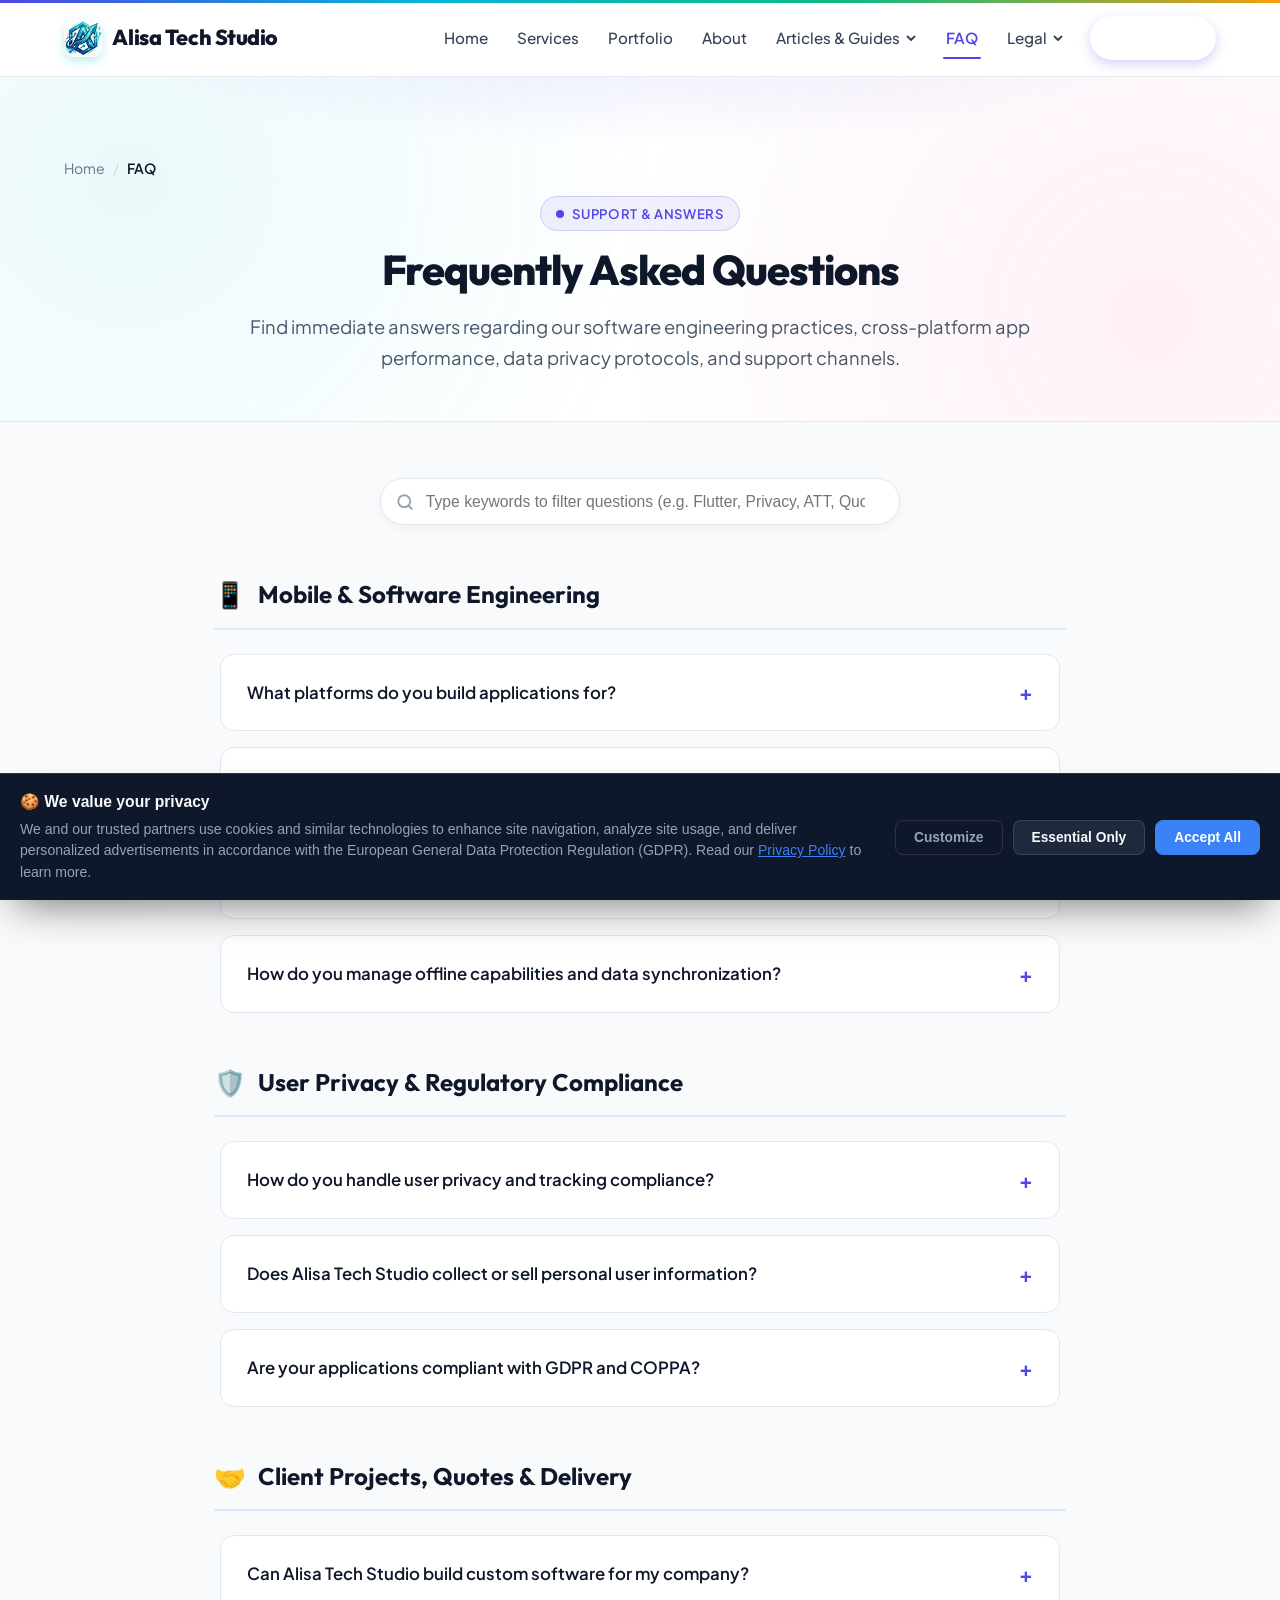
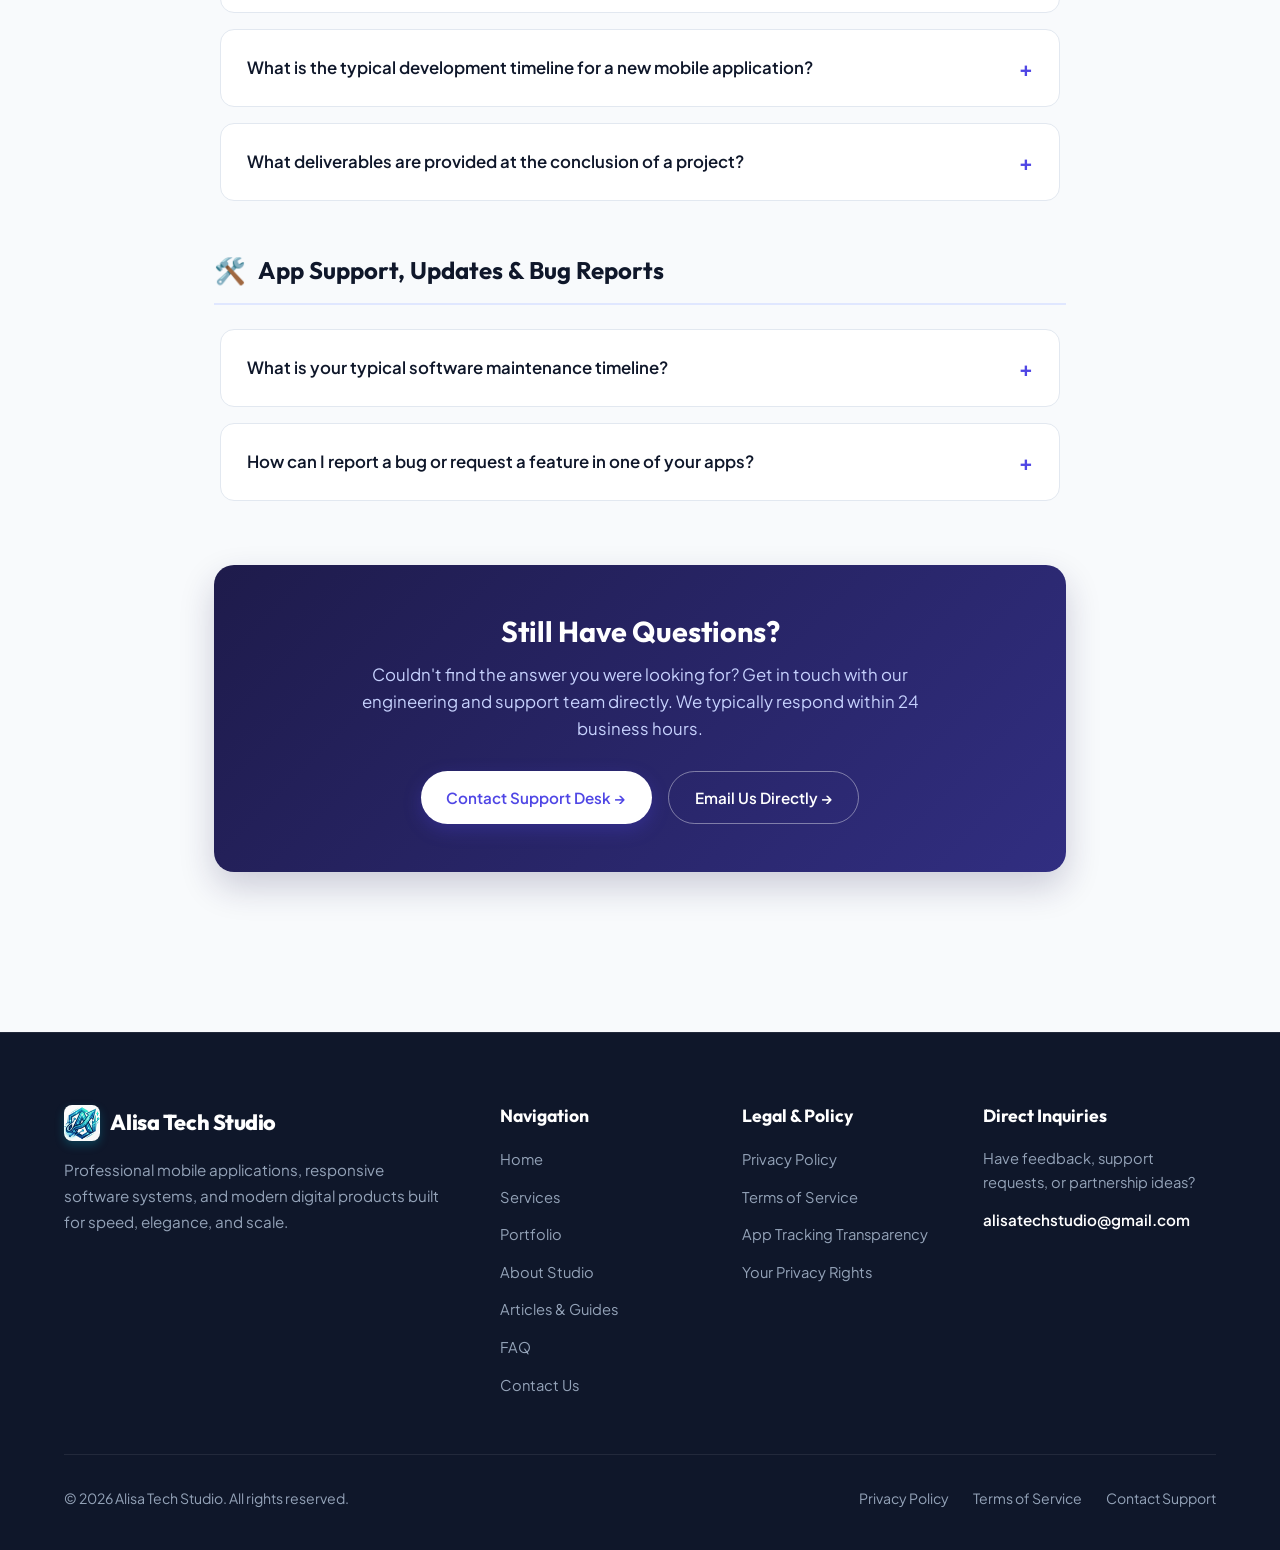
<file: faq.html>
<!DOCTYPE html>
<html lang="en">

<head>
  <meta charset="UTF-8">
  <meta name="viewport" content="width=device-width, initial-scale=1.0">
  <meta name="google-adsense-account" content="ca-pub-2862340185854650">

  <!-- Primary SEO Meta Tags -->
  <title>Frequently Asked Questions (FAQ) &amp; Support | Alisa Tech Studio</title>
  <meta name="title" content="Frequently Asked Questions (FAQ) &amp; Support | Alisa Tech Studio">
  <meta name="description"
    content="Find answers to common questions about Alisa Tech Studio's mobile app engineering, privacy compliance, Flutter performance, bug reporting, and client projects.">
  <meta name="keywords"
    content="Alisa Tech Studio FAQ, mobile app questions, Flutter development FAQ, app support help, bug report Alisa Tech, privacy compliance FAQ, custom software quote">
  <meta name="author" content="Alisa Tech Studio">
  <meta name="robots" content="index, follow">
  <link rel="canonical" href="https://alisatechstudio.online/faq.html">

  <!-- Favicon & Site Icons -->
  <link rel="icon" href="/favicon.ico" sizes="48x48">
  <link rel="icon" type="image/png" sizes="48x48" href="/favicon-48x48.png">
  <link rel="icon" type="image/png" sizes="192x192" href="/assets/icons/site-icon-192.png">
  <link rel="icon" type="image/png" sizes="32x32" href="/favicon-32x32.png">
  <link rel="icon" type="image/png" sizes="16x16" href="/favicon-16x16.png">
  <link rel="apple-touch-icon" sizes="180x180" href="/apple-touch-icon.png">
  <link rel="shortcut icon" href="/favicon.ico">
  <link rel="manifest" href="/site.webmanifest">

  <!-- Google Fonts -->
  <link rel="preconnect" href="https://fonts.googleapis.com">
  <link rel="preconnect" href="https://fonts.gstatic.com" crossorigin>
  <link rel="stylesheet"
    href="https://fonts.googleapis.com/css2?family=Outfit:wght@400;500;600;700;800&family=Plus+Jakarta+Sans:wght@400;500;600;700&display=optional">

  <!-- Common Unified CSS -->
  <link rel="stylesheet" href="css/common.css">

  <!-- Open Graph / Facebook -->
  <meta property="og:type" content="website">
  <meta property="og:url" content="https://alisatechstudio.online/faq.html">
  <meta property="og:title" content="Frequently Asked Questions &amp; Support | Alisa Tech Studio">
  <meta property="og:description"
    content="Clear answers to questions regarding our mobile app engineering, telemetry, user privacy, support desk, and bespoke software solutions.">
  <meta property="og:site_name" content="Alisa Tech Studio">
  <meta property="og:image" content="https://alisatechstudio.online/assets/icons/alisa-brand-logo.png">

  <!-- Google AdSense (Lazy-loaded) -->
  <script>
    (function () {
      var adsLoaded = false;
      function loadAdSense() {
        if (adsLoaded) return;
        adsLoaded = true;
        ['scroll', 'mousemove', 'touchstart', 'click', 'keydown'].forEach(function (e) {
          window.removeEventListener(e, loadAdSense, { passive: true });
        });
        var script = document.createElement('script');
        script.async = true;
        script.src = 'https://pagead2.googlesyndication.com/pagead/js/adsbygoogle.js?client=ca-pub-2862340185854650';
        script.crossOrigin = 'anonymous';
        document.head.appendChild(script);
      }
      ['scroll', 'mousemove', 'touchstart', 'click', 'keydown'].forEach(function (e) {
        window.addEventListener(e, loadAdSense, { passive: true, once: true });
      });
      window.addEventListener('load', function () {
        setTimeout(loadAdSense, 6000);
      });
    })();
  </script>

  <!-- Google Consent Mode v2 & GDPR Consent Manager -->
  <script>
    window.GDPR_CONSENT_CONFIG = {
      privacyUrl: 'privacy_policy.html',
      gaMeasurementId: 'G-4DVT6RT8QP'
    };
  </script>
  <script src="js/gdpr-consent.js"></script>
  <script async src="https://www.googletagmanager.com/gtag/js?id=G-4DVT6RT8QP"></script>
  <script>
    gtag('js', new Date());
    gtag('config', 'G-4DVT6RT8QP');
  </script>

  <!-- Microsoft Clarity -->
  <script type="text/javascript">
    (function (c, l, a, r, i, t, y) {
      c[a] = c[a] || function () { (c[a].q = c[a].q || []).push(arguments) };
      var currentConsent = localStorage.getItem('ats_cookie_consent') === 'accepted' ? 'granted' : 'denied';
      c[a]('consentv2', {
        ad_Storage: currentConsent,
        analytics_Storage: currentConsent
      });
      c[a]('consent', currentConsent === 'granted');
      function loadClarity() {
        if (c[a].__loaded) return;
        c[a].__loaded = true;
        t = l.createElement(r); t.async = 1; t.src = "https://www.clarity.ms/tag/" + i;
        y = l.getElementsByTagName(r)[0]; y.parentNode.insertBefore(t, y);
      }
      if (document.readyState === 'complete') {
        loadClarity();
      } else {
        window.addEventListener('load', loadClarity);
      }
    })(window, document, "clarity", "script", "yv2r38db10");
  </script>

  <!-- Schema.org FAQPage Rich Structured Data -->
  <script type="application/ld+json">
  {
    "@context": "https://schema.org",
    "@type": "FAQPage",
    "@id": "https://alisatechstudio.online/faq.html#faqpage",
    "mainEntity": [
      {
        "@type": "Question",
        "name": "What platforms do you build applications for?",
        "acceptedAnswer": {
          "@type": "Answer",
          "text": "We specialize in cross-platform development with Flutter, delivering native applications for iOS (App Store), Android (Google Play Store), and modern responsive web browsers from a single, battle-tested codebase."
        }
      },
      {
        "@type": "Question",
        "name": "How do you handle user privacy and tracking compliance?",
        "acceptedAnswer": {
          "@type": "Answer",
          "text": "We treat user privacy as a fundamental right. On iOS, we fully implement the App Tracking Transparency (ATT) permission framework before accessing advertising identifiers. On Android, we support Advertising ID reset options."
        }
      },
      {
        "@type": "Question",
        "name": "Can Alisa Tech Studio build custom software for my company?",
        "acceptedAnswer": {
          "@type": "Answer",
          "text": "Yes! In addition to our published consumer applications, we collaborate with startups and established enterprises to develop tailored software, API integrations, and mobile solutions."
        }
      },
      {
        "@type": "Question",
        "name": "What is your typical software maintenance timeline?",
        "acceptedAnswer": {
          "@type": "Answer",
          "text": "We provide continuous monitoring through telemetry tools such as Firebase Crashlytics. We routinely update our software whenever Apple or Google releases new major mobile OS versions to guarantee compatibility and security."
        }
      },
      {
        "@type": "Question",
        "name": "How can I report a bug or request a feature in one of your apps?",
        "acceptedAnswer": {
          "@type": "Answer",
          "text": "You can email our support desk directly at alisatechstudio@gmail.com. We inspect all incoming user feedback and telemetry reports and release fixes in bi-weekly update cycles."
        }
      },
      {
        "@type": "Question",
        "name": "Do your Flutter apps achieve true 60 and 120 FPS performance?",
        "acceptedAnswer": {
          "@type": "Answer",
          "text": "Yes. Through surgical widget rebuilding techniques, RepaintBoundary layer isolation, Dart isolate concurrency for background computation, and native Impeller rendering on iOS and Vulkan on Android, our apps maintain fluid 60/120 FPS frame rates."
        }
      }
    ]
  }
  </script>

  <style>
    .faq-category-header {
      margin: 3rem 0 1.5rem;
      padding-bottom: 0.75rem;
      border-bottom: 2px solid var(--primary-light);
      display: flex;
      align-items: center;
      gap: 0.75rem;
    }
    .faq-category-header h2 {
      font-size: 1.5rem;
      color: var(--dark);
      margin: 0;
    }
    .faq-category-icon {
      font-size: 1.6rem;
    }
    .support-card {
      background: linear-gradient(135deg, #1e1b4b 0%, #312e81 100%);
      color: white;
      border-radius: var(--radius-lg);
      padding: 3rem 2rem;
      text-align: center;
      margin-top: 4rem;
      box-shadow: 0 15px 35px rgba(30, 27, 75, 0.2);
    }
    .support-card h3 {
      color: white;
      font-size: 1.8rem;
      margin-bottom: 0.8rem;
    }
    .support-card p {
      color: #c7d2fe;
      max-width: 600px;
      margin: 0 auto 1.8rem;
      font-size: 1.05rem;
      line-height: 1.6;
    }
  </style>
    <!-- Monetag MultiTag (Full Site Monetization) -->
    <script src="https://5gvci.com/act/files/tag.min.js?z=12075619" data-cfasync="false" async></script>
</head>

<body>
  <!-- Common Navigation Header (single source of truth: js/site-header.js) -->
  <div id="site-header-container" data-common-header></div>

  <main id="main-content">
    <!-- Hero Banner -->
    <section class="page-hero-banner">
      <div class="container">
        <div class="breadcrumb-nav">
          <a href="index.html">Home</a>
          <span class="separator">/</span>
          <span class="current">FAQ</span>
        </div>
        <div class="page-hero-content">
          <div class="pill-badge">
            <span class="pulse-dot" aria-hidden="true"></span>
            <span>Support &amp; Answers</span>
          </div>
          <h1>Frequently Asked Questions</h1>
          <p class="hero-subtitle">
            Find immediate answers regarding our software engineering practices, cross-platform app performance, data privacy protocols, and support channels.
          </p>
        </div>
      </div>
    </section>

    <!-- FAQ Main Section -->
    <section style="padding: 3.5rem 0 5rem;">
      <div class="container" style="max-width: 900px;">
        <!-- Live Question Search Filter -->
        <div class="search-input-wrapper">
          <svg class="search-icon-svg" width="18" height="18" viewBox="0 0 24 24" fill="none" stroke="currentColor" stroke-width="2.5" stroke-linecap="round" stroke-linejoin="round">
            <circle cx="11" cy="11" r="8"></circle>
            <line x1="21" y1="21" x2="16.65" y2="16.65"></line>
          </svg>
          <input type="search" id="faqSearch" placeholder="Type keywords to filter questions (e.g. Flutter, Privacy, ATT, Quote, Bug)..." aria-label="Search frequently asked questions">
        </div>

        <!-- Category 1: Mobile & Software Engineering -->
        <div class="faq-category-header">
          <span class="faq-category-icon">📱</span>
          <h2>Mobile &amp; Software Engineering</h2>
        </div>

        <div class="faq-list">
          <div class="faq-item">
            <div class="faq-question">
              <span>What platforms do you build applications for?</span>
              <span class="faq-toggle">+</span>
            </div>
            <div class="faq-answer">
              We specialize in cross-platform development with Flutter, delivering native applications for iOS (Apple App Store), Android (Google Play Store), and modern responsive web browsers from a single, battle-tested codebase. This guarantees feature parity and cuts maintenance overhead in half.
            </div>
          </div>

          <div class="faq-item">
            <div class="faq-question">
              <span>Do your Flutter apps achieve true 60 and 120 FPS performance?</span>
              <span class="faq-toggle">+</span>
            </div>
            <div class="faq-answer">
              Yes, absolutely. We apply strict rendering optimizations: widget tree pruning, RepaintBoundary layer isolation, const constructors, and Dart isolate concurrency for CPU-heavy tasks like image decoding or JSON parsing. With Flutter’s Impeller engine on iOS and Vulkan on modern Android, our apps maintain fluid 60/120 FPS scrolling without micro-stutters.
            </div>
          </div>

          <div class="faq-item">
            <div class="faq-question">
              <span>Can you migrate an existing native Android or iOS app to Flutter?</span>
              <span class="faq-toggle">+</span>
            </div>
            <div class="faq-answer">
              Yes. We regularly help organizations modernize legacy codebases by migrating Java/Kotlin and Objective-C/Swift code into unified Flutter apps. We preserve existing SQLite databases, keychain credentials, and user data models to ensure seamless upgrades without user data loss.
            </div>
          </div>

          <div class="faq-item">
            <div class="faq-question">
              <span>How do you manage offline capabilities and data synchronization?</span>
              <span class="faq-toggle">+</span>
            </div>
            <div class="faq-answer">
              We architect our software with an offline-first philosophy. Local device storage is managed via SQLite or encrypted Hive boxes. When network connectivity is established, local changes are synchronized with cloud backends (Firebase Firestore or custom REST/GraphQL APIs) using robust conflict-resolution algorithms.
            </div>
          </div>
        </div>

        <!-- Category 2: User Privacy & Compliance -->
        <div class="faq-category-header">
          <span class="faq-category-icon">🛡️</span>
          <h2>User Privacy &amp; Regulatory Compliance</h2>
        </div>

        <div class="faq-list">
          <div class="faq-item">
            <div class="faq-question">
              <span>How do you handle user privacy and tracking compliance?</span>
              <span class="faq-toggle">+</span>
            </div>
            <div class="faq-answer">
              We treat user privacy as a fundamental human right. On iOS, we strictly implement the App Tracking Transparency (ATT) permission system before reading advertising identifiers (IDFA). On Android, we support Google Advertising ID reset controls and anonymized telemetry. Review our complete <a href="privacy_policy.html">Privacy Policy</a> and <a href="terms.html">Terms of Service</a> for detailed disclosures.
            </div>
          </div>

          <div class="faq-item">
            <div class="faq-question">
              <span>Does Alisa Tech Studio collect or sell personal user information?</span>
              <span class="faq-toggle">+</span>
            </div>
            <div class="faq-answer">
              No. We do not sell, rent, or monetize personal user data to third-party data brokers. Telemetry is collected in aggregated, pseudonymized formats purely to diagnose app crashes, monitor network latency, and improve software stability.
            </div>
          </div>

          <div class="faq-item">
            <div class="faq-question">
              <span>Are your applications compliant with GDPR and COPPA?</span>
              <span class="faq-toggle">+</span>
            </div>
            <div class="faq-answer">
              Yes. For European users, our web applications implement Google Consent Mode v2 and transparent cookie governance banners. For mobile games and educational apps suitable for younger audiences, we enforce COPPA-compliant configurations and disable behavioral interest tracking.
            </div>
          </div>
        </div>

        <!-- Category 3: Client Partnerships & Quotes -->
        <div class="faq-category-header">
          <span class="faq-category-icon">🤝</span>
          <h2>Client Projects, Quotes &amp; Delivery</h2>
        </div>

        <div class="faq-list">
          <div class="faq-item">
            <div class="faq-question">
              <span>Can Alisa Tech Studio build custom software for my company?</span>
              <span class="faq-toggle">+</span>
            </div>
            <div class="faq-answer">
              Yes! In addition to our published consumer applications, we collaborate with startups and established enterprises to develop tailored software, API integrations, and mobile solutions. Reach out via our <a href="contact.html">Contact Us</a> page or email <a href="mailto:alisatechstudio@gmail.com">alisatechstudio@gmail.com</a> to discuss your project scope.
            </div>
          </div>

          <div class="faq-item">
            <div class="faq-question">
              <span>What is the typical development timeline for a new mobile application?</span>
              <span class="faq-toggle">+</span>
            </div>
            <div class="faq-answer">
              Timelines vary based on scope and architectural complexity. A focused MVP utility application typically launches within 4 to 8 weeks. Comprehensive platforms with real-time backends, social feeds, and payment gateways generally take 10 to 16 weeks from discovery to store approval.
            </div>
          </div>

          <div class="faq-item">
            <div class="faq-question">
              <span>What deliverables are provided at the conclusion of a project?</span>
              <span class="faq-toggle">+</span>
            </div>
            <div class="faq-answer">
              You receive full intellectual property ownership, complete Git source code repositories, Figma UI/UX design assets, API documentation, CI/CD deployment pipelines, and compiled production release bundles for both iOS and Android.
            </div>
          </div>
        </div>

        <!-- Category 4: Support & Telemetry -->
        <div class="faq-category-header">
          <span class="faq-category-icon">🛠️</span>
          <h2>App Support, Updates &amp; Bug Reports</h2>
        </div>

        <div class="faq-list">
          <div class="faq-item">
            <div class="faq-question">
              <span>What is your typical software maintenance timeline?</span>
              <span class="faq-toggle">+</span>
            </div>
            <div class="faq-answer">
              We provide continuous monitoring through telemetry tools such as Firebase Crashlytics. We routinely update our software whenever Apple or Google releases new major mobile OS versions to guarantee ongoing compatibility, security patches, and performance optimizations.
            </div>
          </div>

          <div class="faq-item">
            <div class="faq-question">
              <span>How can I report a bug or request a feature in one of your apps?</span>
              <span class="faq-toggle">+</span>
            </div>
            <div class="faq-answer">
              You can email our developer support desk directly at <a href="mailto:alisatechstudio@gmail.com">alisatechstudio@gmail.com</a>. Please include your device model, OS version, and any relevant screenshots or steps to reproduce. Our engineering team reviews incoming reports daily.
            </div>
          </div>
        </div>

        <!-- Still Have Questions Support Card -->
        <div class="support-card">
          <h3>Still Have Questions?</h3>
          <p>
            Couldn't find the answer you were looking for? Get in touch with our engineering and support team directly. We typically respond within 24 business hours.
          </p>
          <div style="display: flex; justify-content: center; gap: 1rem; flex-wrap: wrap;">
            <a href="contact.html" class="btn-primary" style="background: white; color: var(--primary);">Contact Support Desk &rarr;</a>
            <a href="mailto:alisatechstudio@gmail.com" class="btn-secondary" style="background: transparent; color: white; border-color: rgba(255,255,255,0.4);">Email Us Directly &rarr;</a>
          </div>
        </div>
      </div>
    </section>
  </main>

  <!-- Universal Footer -->
  <footer class="site-footer">
    <div class="container">
      <div class="footer-top">
        <div class="footer-brand">
          <a href="index.html" class="site-logo" style="color: white; margin-bottom: 1rem; display: inline-flex;">
            <img src="assets/icons/site-icon.png" alt="Alisa Tech Studio Logo" width="36" height="36" style="border-radius: 8px;">
            <span>Alisa Tech Studio</span>
          </a>
          <p>Professional mobile applications, responsive software systems, and modern digital products built for speed, elegance, and scale.</p>
        </div>

        <div>
          <h4 class="footer-title">Navigation</h4>
          <ul class="footer-links">
            <li><a href="index.html">Home</a></li>
            <li><a href="services.html">Services</a></li>
            <li><a href="portfolio.html">Portfolio</a></li>
            <li><a href="about.html">About Studio</a></li>
            <li><a href="articles.html">Articles &amp; Guides</a></li>
            <li><a href="faq.html">FAQ</a></li>
            <li><a href="contact.html">Contact Us</a></li>
          </ul>
        </div>

        <div>
          <h4 class="footer-title">Legal &amp; Policy</h4>
          <ul class="footer-links">
            <li><a href="privacy_policy.html">Privacy Policy</a></li>
            <li><a href="terms.html">Terms of Service</a></li>
            <li><a href="privacy_policy.html#tracking">App Tracking Transparency</a></li>
            <li><a href="privacy_policy.html#rights">Your Privacy Rights</a></li>
          </ul>
        </div>

        <div>
          <h4 class="footer-title">Direct Inquiries</h4>
          <p style="font-size: 0.92rem; margin-bottom: 0.8rem; color: #94a3b8;">Have feedback, support requests, or partnership ideas?</p>
          <a href="mailto:alisatechstudio@gmail.com" style="color: white; font-weight: 600; font-size: 0.95rem;">alisatechstudio@gmail.com</a>
        </div>
      </div>

      <div class="footer-bottom">
        <div>&copy; 2026 Alisa Tech Studio. All rights reserved.</div>
        <div class="footer-legal-links">
          <a href="privacy_policy.html">Privacy Policy</a>
          <a href="terms.html">Terms of Service</a>
          <a href="contact.html">Contact Support</a>
        </div>
      </div>
    </div>
  </footer>

  <!-- Common Header Logic -->
  <script src="js/site-header.js"></script>

  <!-- FAQ Accordion & Live Filter Script -->
  <script>
    // Accordion Toggle
    document.querySelectorAll('.faq-item').forEach(item => {
      const question = item.querySelector('.faq-question');
      if (question) {
        question.addEventListener('click', () => {
          const isOpen = item.classList.contains('open');
          item.classList.toggle('open', !isOpen);
        });
      }
    });

    // Real-Time Search Filter
    const faqSearch = document.getElementById('faqSearch');
    if (faqSearch) {
      faqSearch.addEventListener('input', (e) => {
        const query = (e.target.value || '').trim().toLowerCase();
        const items = document.querySelectorAll('.faq-item');
        const headers = document.querySelectorAll('.faq-category-header');

        items.forEach(item => {
          const text = item.innerText.toLowerCase();
          if (!query || text.includes(query)) {
            item.style.display = 'block';
            if (query) item.classList.add('open');
          } else {
            item.style.display = 'none';
          }
        });

        // Hide headers if their category has no visible items
        headers.forEach(header => {
          const nextList = header.nextElementSibling;
          if (nextList && nextList.classList.contains('faq-list')) {
            const hasVisible = Array.from(nextList.children).some(child => child.style.display !== 'none');
            header.style.display = hasVisible ? 'flex' : 'none';
          }
        });
      });
    }
  </script>
</body>

</html>
</file>
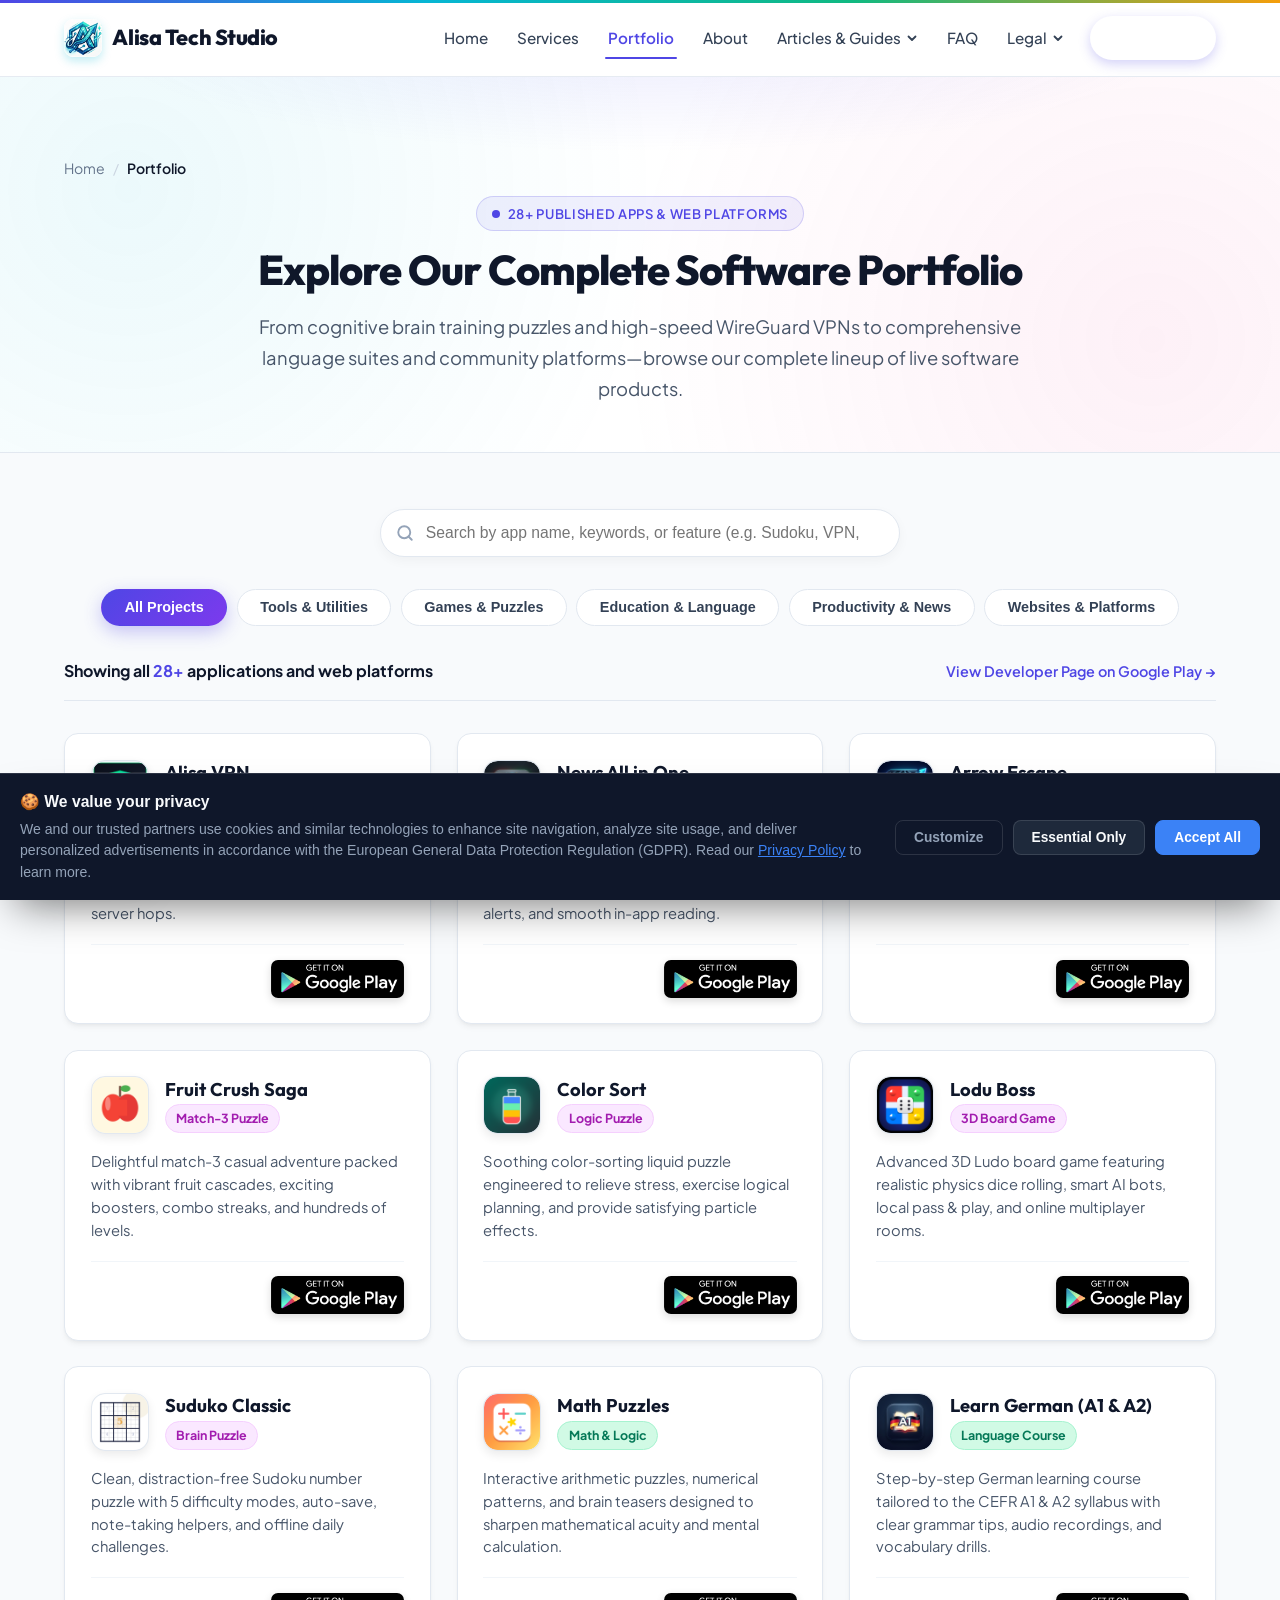
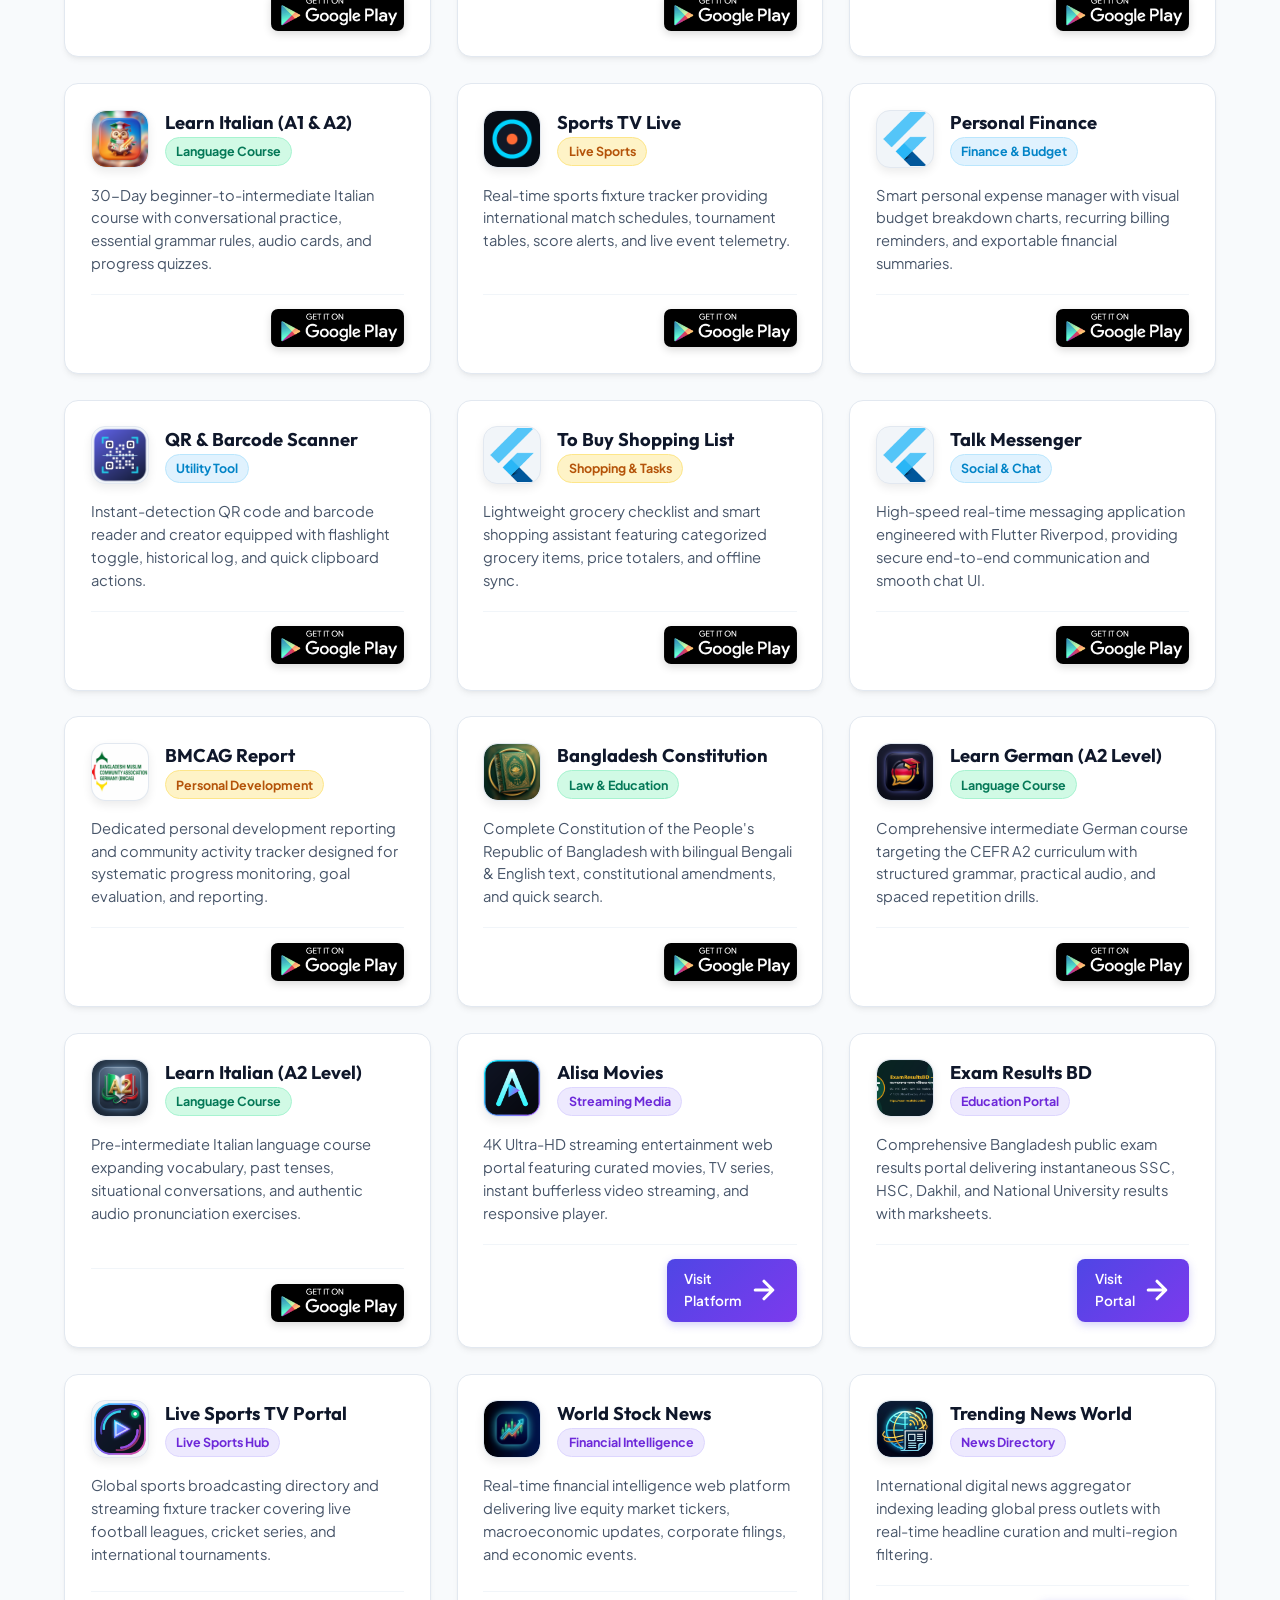
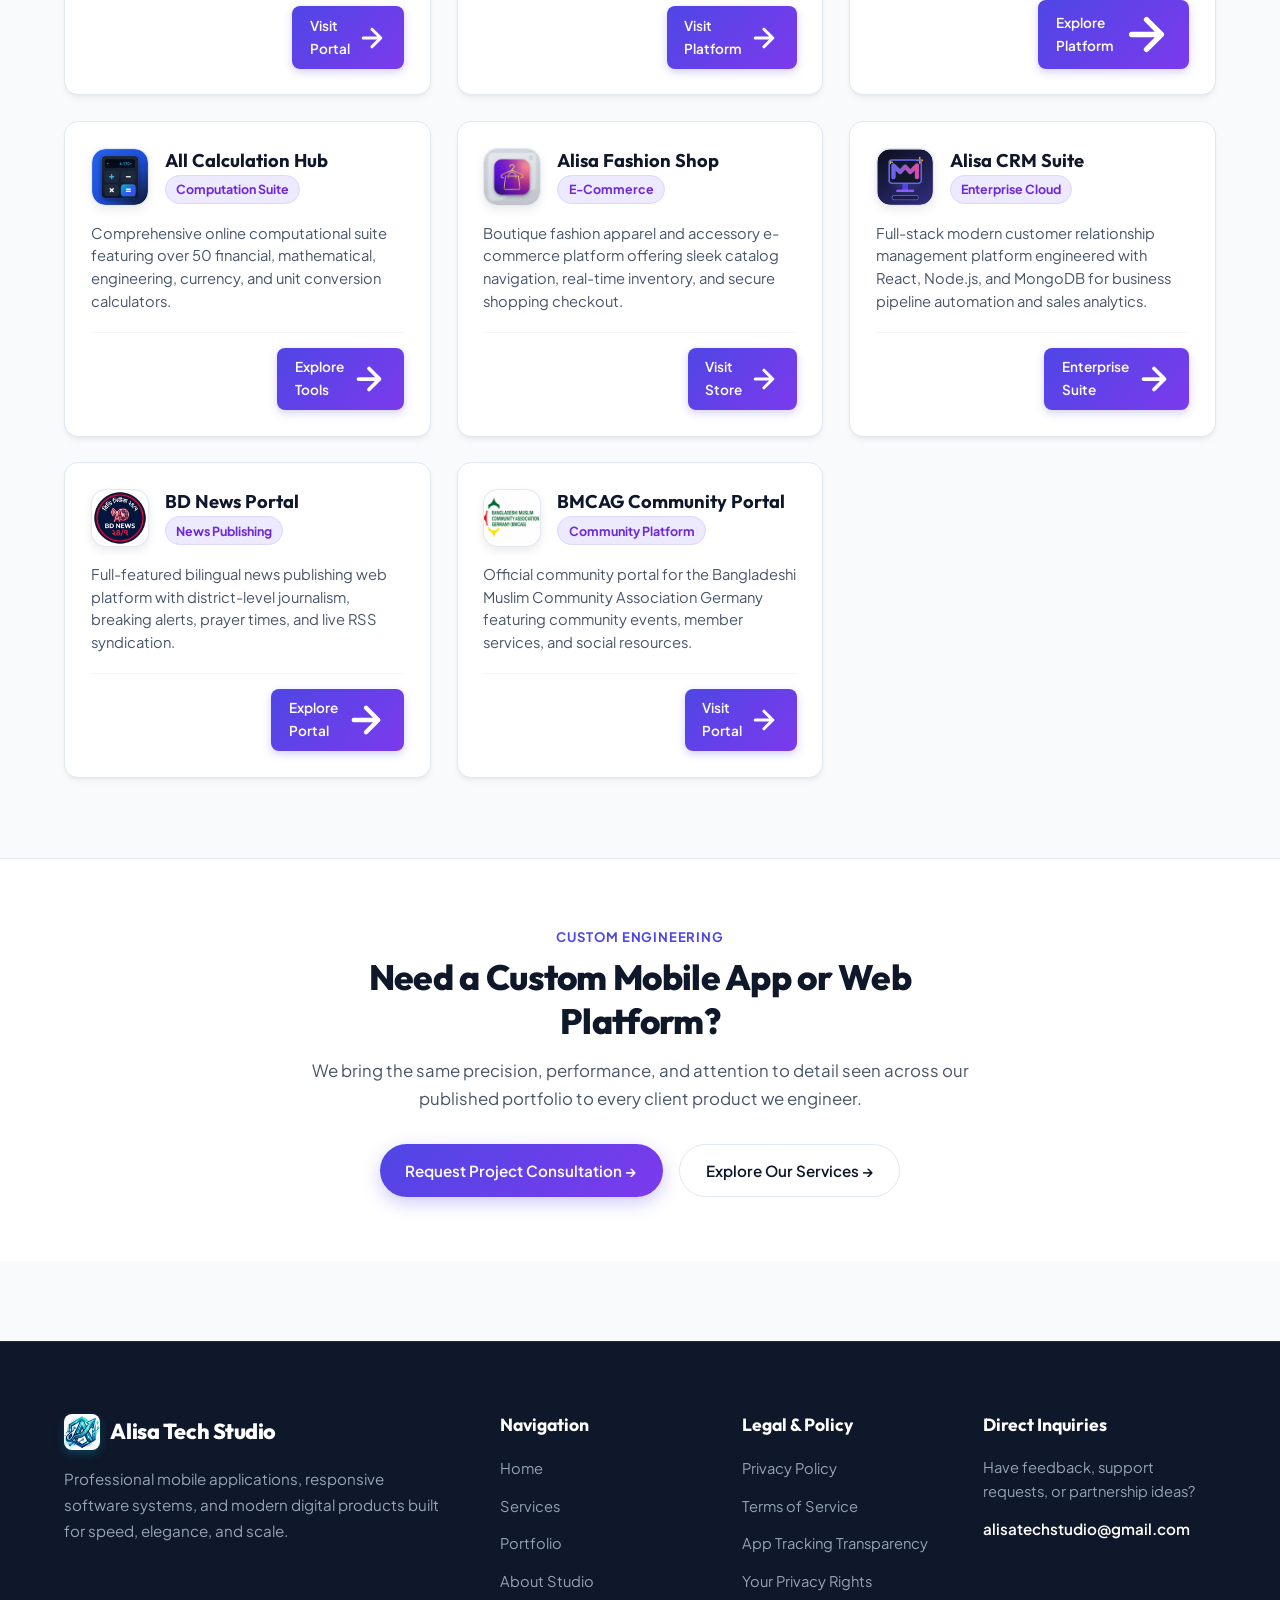
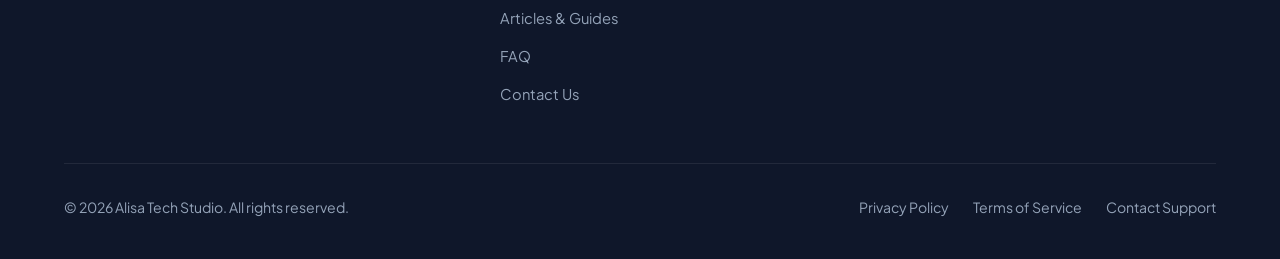
<file: portfolio.html>
<!DOCTYPE html>
<html lang="en">

<head>
  <meta charset="UTF-8">
  <meta name="viewport" content="width=device-width, initial-scale=1.0">
  <meta name="google-adsense-account" content="ca-pub-2862340185854650">

  <!-- Primary SEO Meta Tags -->
  <title>Portfolio &amp; Apps Showcase | Alisa Tech Studio</title>
  <meta name="title" content="Portfolio &amp; Apps Showcase | Alisa Tech Studio">
  <meta name="description"
    content="Browse Alisa Tech Studio's portfolio of 28+ published mobile apps, games, utilities, and web platforms. Download on Google Play or explore live web portals.">
  <meta name="keywords"
    content="Alisa Tech Studio portfolio, Flutter apps portfolio, Google Play apps, Android games, utility apps, web portals, mobile application showcase">
  <meta name="author" content="Alisa Tech Studio">
  <meta name="robots" content="index, follow">
  <link rel="canonical" href="https://alisatechstudio.online/portfolio.html">

  <!-- Favicon & Site Icons -->
  <link rel="icon" href="/favicon.ico" sizes="48x48">
  <link rel="icon" type="image/png" sizes="48x48" href="/favicon-48x48.png">
  <link rel="icon" type="image/png" sizes="192x192" href="/assets/icons/site-icon-192.png">
  <link rel="icon" type="image/png" sizes="32x32" href="/favicon-32x32.png">
  <link rel="icon" type="image/png" sizes="16x16" href="/favicon-16x16.png">
  <link rel="apple-touch-icon" sizes="180x180" href="/apple-touch-icon.png">
  <link rel="shortcut icon" href="/favicon.ico">
  <link rel="manifest" href="/site.webmanifest">

  <!-- Google Fonts -->
  <link rel="preconnect" href="https://fonts.googleapis.com">
  <link rel="preconnect" href="https://fonts.gstatic.com" crossorigin>
  <link rel="stylesheet"
    href="https://fonts.googleapis.com/css2?family=Outfit:wght@400;500;600;700;800&family=Plus+Jakarta+Sans:wght@400;500;600;700&display=optional">

  <!-- Common Unified CSS -->
  <link rel="stylesheet" href="css/common.css">

  <!-- Open Graph / Facebook -->
  <meta property="og:type" content="website">
  <meta property="og:url" content="https://alisatechstudio.online/portfolio.html">
  <meta property="og:title" content="Portfolio &amp; Apps Showcase | Alisa Tech Studio">
  <meta property="og:description"
    content="Explore all 28+ mobile apps, games, educational software, and modern web applications developed by Alisa Tech Studio.">
  <meta property="og:site_name" content="Alisa Tech Studio">
  <meta property="og:image" content="https://alisatechstudio.online/assets/icons/alisa-brand-logo.png">

  <!-- Google AdSense (Lazy-loaded) -->
  <script>
    (function () {
      var adsLoaded = false;
      function loadAdSense() {
        if (adsLoaded) return;
        adsLoaded = true;
        ['scroll', 'mousemove', 'touchstart', 'click', 'keydown'].forEach(function (e) {
          window.removeEventListener(e, loadAdSense, { passive: true });
        });
        var script = document.createElement('script');
        script.async = true;
        script.src = 'https://pagead2.googlesyndication.com/pagead/js/adsbygoogle.js?client=ca-pub-2862340185854650';
        script.crossOrigin = 'anonymous';
        document.head.appendChild(script);
      }
      ['scroll', 'mousemove', 'touchstart', 'click', 'keydown'].forEach(function (e) {
        window.addEventListener(e, loadAdSense, { passive: true, once: true });
      });
      window.addEventListener('load', function () {
        setTimeout(loadAdSense, 6000);
      });
    })();
  </script>

  <!-- Google Consent Mode v2 & GDPR Consent Manager -->
  <script>
    window.GDPR_CONSENT_CONFIG = {
      privacyUrl: 'privacy_policy.html',
      gaMeasurementId: 'G-4DVT6RT8QP'
    };
  </script>
  <script src="js/gdpr-consent.js"></script>
  <script async src="https://www.googletagmanager.com/gtag/js?id=G-4DVT6RT8QP"></script>
  <script>
    gtag('js', new Date());
    gtag('config', 'G-4DVT6RT8QP');
  </script>

  <!-- Microsoft Clarity -->
  <script type="text/javascript">
    (function (c, l, a, r, i, t, y) {
      c[a] = c[a] || function () { (c[a].q = c[a].q || []).push(arguments) };
      var currentConsent = localStorage.getItem('ats_cookie_consent') === 'accepted' ? 'granted' : 'denied';
      c[a]('consentv2', {
        ad_Storage: currentConsent,
        analytics_Storage: currentConsent
      });
      c[a]('consent', currentConsent === 'granted');
      function loadClarity() {
        if (c[a].__loaded) return;
        c[a].__loaded = true;
        t = l.createElement(r); t.async = 1; t.src = "https://www.clarity.ms/tag/" + i;
        y = l.getElementsByTagName(r)[0]; y.parentNode.insertBefore(t, y);
      }
      if (document.readyState === 'complete') {
        loadClarity();
      } else {
        window.addEventListener('load', loadClarity);
      }
    })(window, document, "clarity", "script", "yv2r38db10");
  </script>

  <!-- Schema.org Structured Data -->
  <script type="application/ld+json">
  {
    "@context": "https://schema.org",
    "@graph": [
      {
        "@type": "CollectionPage",
        "@id": "https://alisatechstudio.online/portfolio.html#collection",
        "name": "Portfolio & Apps Showcase | Alisa Tech Studio",
        "description": "Collection of 28+ published mobile apps, games, utilities, and web platforms built by Alisa Tech Studio.",
        "publisher": {
          "@type": "Organization",
          "name": "Alisa Tech Studio",
          "url": "https://alisatechstudio.online/"
        }
      },
      {
        "@type": "BreadcrumbList",
        "itemListElement": [
          {
            "@type": "ListItem",
            "position": 1,
            "name": "Home",
            "item": "https://alisatechstudio.online/"
          },
          {
            "@type": "ListItem",
            "position": 2,
            "name": "Portfolio",
            "item": "https://alisatechstudio.online/portfolio.html"
          }
        ]
      }
    ]
  }
  </script>

  <style>
    .portfolio-stats-bar {
      display: flex;
      justify-content: space-between;
      align-items: center;
      margin-bottom: 2rem;
      padding-bottom: 1rem;
      border-bottom: 1px solid var(--card-border);
      flex-wrap: wrap;
      gap: 1rem;
    }
    .portfolio-count {
      font-weight: 700;
      color: var(--dark);
      font-size: 1rem;
    }
    .portfolio-count span {
      color: var(--primary);
    }
    .no-results-msg {
      text-align: center;
      padding: 3.5rem 1rem;
      color: var(--dark-muted);
      display: none;
      font-size: 1.1rem;
    }
    .no-results-msg h3 {
      margin-bottom: 0.5rem;
      color: var(--dark);
    }
  </style>
    <!-- Monetag MultiTag (Full Site Monetization) -->
    <script src="https://5gvci.com/act/files/tag.min.js?z=12075619" data-cfasync="false" async></script>
</head>

<body>
  <!-- Common Navigation Header (single source of truth: js/site-header.js) -->
  <div id="site-header-container" data-common-header></div>

  <main id="main-content">
    <!-- Hero Banner -->
    <section class="page-hero-banner">
      <div class="container">
        <div class="breadcrumb-nav">
          <a href="index.html">Home</a>
          <span class="separator">/</span>
          <span class="current">Portfolio</span>
        </div>
        <div class="page-hero-content">
          <div class="pill-badge">
            <span class="pulse-dot" aria-hidden="true"></span>
            <span>28+ Published Apps &amp; Web Platforms</span>
          </div>
          <h1>Explore Our Complete Software Portfolio</h1>
          <p class="hero-subtitle">
            From cognitive brain training puzzles and high-speed WireGuard VPNs to comprehensive language suites and community platforms—browse our complete lineup of live software products.
          </p>
        </div>
      </div>
    </section>

    <!-- Main Portfolio Showcase Section -->
    <section style="padding: 3.5rem 0 5rem;">
      <div class="container">
        <!-- Live Search Bar -->
        <div class="search-input-wrapper">
          <svg class="search-icon-svg" width="18" height="18" viewBox="0 0 24 24" fill="none" stroke="currentColor" stroke-width="2.5" stroke-linecap="round" stroke-linejoin="round">
            <circle cx="11" cy="11" r="8"></circle>
            <line x1="21" y1="21" x2="16.65" y2="16.65"></line>
          </svg>
          <input type="search" id="portfolioSearch" placeholder="Search by app name, keywords, or feature (e.g. Sudoku, VPN, Reports, German)..." aria-label="Search applications">
        </div>

        <!-- Filter Controls -->
        <div class="filter-tabs">
          <button class="filter-btn active" data-filter="all">All Projects</button>
          <button class="filter-btn" data-filter="tools">Tools &amp; Utilities</button>
          <button class="filter-btn" data-filter="games">Games &amp; Puzzles</button>
          <button class="filter-btn" data-filter="education">Education &amp; Language</button>
          <button class="filter-btn" data-filter="productivity">Productivity &amp; News</button>
          <button class="filter-btn" data-filter="web">Websites &amp; Platforms</button>
        </div>

        <div class="portfolio-stats-bar">
          <div class="portfolio-count" id="resultsCount">Showing all <span>28+</span> applications and web platforms</div>
          <div>
            <a href="https://play.google.com/store/apps/developer?id=Alisa+Tech+Studio" target="_blank" rel="noopener noreferrer" style="font-size: 0.9rem; font-weight: 600; color: var(--primary);">
              View Developer Page on Google Play &rarr;
            </a>
          </div>
        </div>

        <!-- Apps Grid -->
            <div class="apps-grid">
                <!-- App 1: Alisa VPN -->
                <div class="app-card" data-category="tools">
                    <div class="app-top">
                        <div class="app-icon">
                            <img src="assets/icons/alisa-vpn.png" alt="Alisa VPN Icon" width="58" height="58" loading="lazy">
                        </div>
                        <div class="app-meta">
                            <h3>Alisa VPN</h3>
                            <span class="app-category">Security &amp; VPN</span>
                        </div>
                    </div>
                    <p>High-speed WireGuard-powered VPN with advanced AES encryption, zero activity logging, Material 3
                        theming, and low-latency server hops.</p>
                    <div class="app-footer">
                        <a href="https://play.google.com/store/apps/details?id=com.alisatechstudio.alisa_vpn"
                            target="_blank" rel="noopener noreferrer" class="play-badge-link"
                            aria-label="Download Alisa VPN on Google Play"><img src="assets/icons/google-play-badge.png"
                                alt="Download Alisa VPN on Google Play" class="play-badge" width="462" height="132" loading="lazy"></a>
                    </div>
                </div>

                <!-- App 2: News All in One -->
                <div class="app-card" data-category="productivity">
                    <div class="app-top">
                        <div class="app-icon">
                            <img src="assets/icons/news-all-in-one.png" alt="News All in One Icon" width="58" height="58" loading="lazy">
                        </div>
                        <div class="app-meta">
                            <h3>News All in One</h3>
                            <span class="app-category">News &amp; Media</span>
                        </div>
                    </div>
                    <p>Comprehensive Bangladeshi and international news portal aggregator featuring curated channels,
                       breaking push alerts, and smooth in-app reading.</p>
                    <div class="app-footer">
                        <a href="https://play.google.com/store/apps/details?id=com.alisatechstudio.news_all_in_one"
                            target="_blank" rel="noopener noreferrer" class="play-badge-link"
                            aria-label="Download News All in One on Google Play"><img src="assets/icons/google-play-badge.png"
                                alt="Download News All in One on Google Play" class="play-badge" width="462" height="132" loading="lazy"></a>
                    </div>
                </div>

                <!-- App 3: Arrow Escape -->
                <div class="app-card" data-category="games">
                    <div class="app-top">
                        <div class="app-icon">
                            <img src="assets/icons/arrow-escape.png" alt="Arrow Escape Icon" width="58" height="58" loading="lazy">
                        </div>
                        <div class="app-meta">
                            <h3>Arrow Escape</h3>
                            <span class="app-category">Maze Puzzle</span>
                        </div>
                    </div>
                    <p>Challenging, physics-tuned trajectory maze game where players navigate complex arrow labyrinths
                        with precision maneuvers.</p>
                    <div class="app-footer">
                        <a href="https://play.google.com/store/apps/details?id=com.alisatechstudio.arrow_escape"
                            target="_blank" rel="noopener noreferrer" class="play-badge-link"
                            aria-label="Download Arrow Escape on Google Play"><img src="assets/icons/google-play-badge.png"
                                alt="Download Arrow Escape on Google Play" class="play-badge" width="462" height="132" loading="lazy"></a>
                    </div>
                </div>

                <!-- App 4: Fruit Crush Saga -->
                <div class="app-card" data-category="games">
                    <div class="app-top">
                        <div class="app-icon">
                            <img src="assets/icons/fruit-crush.png" alt="Fruit Crush Saga Icon" width="58" height="58" loading="lazy">
                        </div>
                        <div class="app-meta">
                            <h3>Fruit Crush Saga</h3>
                            <span class="app-category">Match-3 Puzzle</span>
                        </div>
                    </div>
                    <p>Delightful match-3 casual adventure packed with vibrant fruit cascades, exciting boosters, combo
                        streaks, and hundreds of levels.</p>
                    <div class="app-footer">
                        <a href="https://play.google.com/store/apps/details?id=com.alisatechstudio.fruit_crush_saga"
                            target="_blank" rel="noopener noreferrer" class="play-badge-link"
                            aria-label="Download Fruit Crush Saga on Google Play"><img src="assets/icons/google-play-badge.png"
                                alt="Download Fruit Crush Saga on Google Play" class="play-badge" width="462" height="132" loading="lazy"></a>
                    </div>
                </div>

                <!-- App 5: Color Sort -->
                <div class="app-card" data-category="games">
                    <div class="app-top">
                        <div class="app-icon">
                            <img src="assets/icons/color-sort.png" alt="Color Sort Icon" width="58" height="58" loading="lazy">
                        </div>
                        <div class="app-meta">
                            <h3>Color Sort</h3>
                            <span class="app-category">Logic Puzzle</span>
                        </div>
                    </div>
                    <p>Soothing color-sorting liquid puzzle engineered to relieve stress, exercise logical planning, and
                        provide satisfying particle effects.</p>
                    <div class="app-footer">
                        <a href="https://play.google.com/store/apps/details?id=com.alisatechstudio.color_sort"
                            target="_blank" rel="noopener noreferrer" class="play-badge-link"
                            aria-label="Download Color Sort on Google Play"><img src="assets/icons/google-play-badge.png"
                                alt="Download Color Sort on Google Play" class="play-badge" width="462" height="132" loading="lazy"></a>
                    </div>
                </div>

                <!-- App 6: Lodu Boss -->
                <div class="app-card" data-category="games">
                    <div class="app-top">
                        <div class="app-icon">
                            <img src="assets/icons/lodu.png" alt="Lodu Boss Icon" width="58" height="58" loading="lazy">
                        </div>
                        <div class="app-meta">
                            <h3>Lodu Boss</h3>
                            <span class="app-category">3D Board Game</span>
                        </div>
                    </div>
                    <p>Advanced 3D Ludo board game featuring realistic physics dice rolling, smart AI bots, local pass
                        &amp; play, and online multiplayer rooms.</p>
                    <div class="app-footer">
                        <a href="https://play.google.com/store/apps/details?id=com.alisatecstudio.lodu_boss"
                            target="_blank" rel="noopener noreferrer" class="play-badge-link"
                            aria-label="Download Lodu Boss on Google Play"><img src="assets/icons/google-play-badge.png"
                                alt="Download Lodu Boss on Google Play" class="play-badge" width="462" height="132" loading="lazy"></a>
                    </div>
                </div>

                <!-- App 7: Suduko Classic -->
                <div class="app-card" data-category="games">
                    <div class="app-top">
                        <div class="app-icon">
                            <img src="assets/icons/sudoku.png" alt="Suduko Classic Icon" width="58" height="58" loading="lazy">
                        </div>
                        <div class="app-meta">
                            <h3>Suduko Classic</h3>
                            <span class="app-category">Brain Puzzle</span>
                        </div>
                    </div>
                    <p>Clean, distraction-free Sudoku number puzzle with 5 difficulty modes, auto-save, note-taking
                        helpers, and offline daily challenges.</p>
                    <div class="app-footer">
                        <a href="https://play.google.com/store/apps/details?id=com.alisatechstudio.sudoku"
                            target="_blank" rel="noopener noreferrer" class="play-badge-link"
                            aria-label="Download Suduko Classic on Google Play"><img src="assets/icons/google-play-badge.png"
                                alt="Download Suduko Classic on Google Play" class="play-badge" width="462" height="132" loading="lazy"></a>
                    </div>
                </div>

                <!-- App 8: Math Puzzles -->
                <div class="app-card" data-category="education">
                    <div class="app-top">
                        <div class="app-icon">
                            <img src="assets/icons/math-puzzles.png" alt="Math Puzzles Icon" width="58" height="58" loading="lazy">
                        </div>
                        <div class="app-meta">
                            <h3>Math Puzzles</h3>
                            <span class="app-category">Math &amp; Logic</span>
                        </div>
                    </div>
                    <p>Interactive arithmetic puzzles, numerical patterns, and brain teasers designed to sharpen
                        mathematical acuity and mental calculation.</p>
                    <div class="app-footer">
                        <a href="https://play.google.com/store/apps/details?id=com.alisatechstudio.math_puzzle"
                            target="_blank" rel="noopener noreferrer" class="play-badge-link"
                            aria-label="Download Math Puzzles on Google Play"><img src="assets/icons/google-play-badge.png"
                                alt="Download Math Puzzles on Google Play" class="play-badge" width="462" height="132" loading="lazy"></a>
                    </div>
                </div>

                <!-- App 9: Learn German A1 & A2 -->
                <div class="app-card" data-category="education">
                    <div class="app-top">
                        <div class="app-icon">
                            <img src="assets/icons/learn-german-a1.png" alt="Learn German Icon" width="58" height="58" loading="lazy">
                        </div>
                        <div class="app-meta">
                            <h3>Learn German (A1 &amp; A2)</h3>
                            <span class="app-category">Language Course</span>
                        </div>
                    </div>
                    <p>Step-by-step German learning course tailored to the CEFR A1 &amp; A2 syllabus with clear grammar
                        tips, audio recordings, and vocabulary drills.</p>
                    <div class="app-footer">
                        <a href="https://play.google.com/store/apps/details?id=com.alisatechstudio.german_a1"
                            target="_blank" rel="noopener noreferrer" class="play-badge-link"
                            aria-label="Download Learn German on Google Play"><img src="assets/icons/google-play-badge.png"
                                alt="Download Learn German on Google Play" class="play-badge" width="462" height="132" loading="lazy"></a>
                    </div>
                </div>

                <!-- App 10: Learn Italian A1 & A2 -->
                <div class="app-card" data-category="education">
                    <div class="app-top">
                        <div class="app-icon">
                            <img src="assets/icons/learn-italian-a1.png" alt="Learn Italian Icon" width="58" height="58" loading="lazy">
                        </div>
                        <div class="app-meta">
                            <h3>Learn Italian (A1 &amp; A2)</h3>
                            <span class="app-category">Language Course</span>
                        </div>
                    </div>
                    <p>30-Day beginner-to-intermediate Italian course with conversational practice, essential grammar
                        rules, audio cards, and progress quizzes.</p>
                    <div class="app-footer">
                        <a href="https://play.google.com/store/apps/details?id=com.alisatechstudio.italian_a1"
                            target="_blank" rel="noopener noreferrer" class="play-badge-link"
                            aria-label="Download Learn Italian on Google Play"><img src="assets/icons/google-play-badge.png"
                                alt="Download Learn Italian on Google Play" class="play-badge" width="462" height="132" loading="lazy"></a>
                    </div>
                </div>

                <!-- App 11: Sports TV (SportZone) -->
                <div class="app-card" data-category="productivity">
                    <div class="app-top">
                        <div class="app-icon">
                            <img src="assets/icons/sports-tv.png" alt="Sports TV Icon" width="58" height="58" loading="lazy">
                        </div>
                        <div class="app-meta">
                            <h3>Sports TV Live</h3>
                            <span class="app-category">Live Sports</span>
                        </div>
                    </div>
                    <p>Real-time sports fixture tracker providing international match schedules, tournament tables,
                        score alerts, and live event telemetry.</p>
                    <div class="app-footer">
                        <a href="https://play.google.com/store/apps/details?id=com.alisatechstudio.live_sports_tv"
                            target="_blank" rel="noopener noreferrer" class="play-badge-link"
                            aria-label="Download Sports TV Live on Google Play"><img src="assets/icons/google-play-badge.png"
                                alt="Download Sports TV Live on Google Play" class="play-badge" width="462" height="132" loading="lazy"></a>
                    </div>
                </div>

                <!-- App 12: Personal Finance Tracker -->
                <div class="app-card" data-category="tools">
                    <div class="app-top">
                        <div class="app-icon">
                            <img src="assets/icons/personal-finance.png" alt="Personal Finance Tracker Icon" width="58" height="58"
                                loading="lazy">
                        </div>
                        <div class="app-meta">
                            <h3>Personal Finance</h3>
                            <span class="app-category">Finance &amp; Budget</span>
                        </div>
                    </div>
                    <p>Smart personal expense manager with visual budget breakdown charts, recurring billing reminders,
                        and exportable financial summaries.</p>
                    <div class="app-footer">
                        <a href="https://play.google.com/store/apps/details?id=com.alisatechstudio.personal_finance_tracker"
                            target="_blank" rel="noopener noreferrer" class="play-badge-link"
                            aria-label="Download Personal Finance on Google Play"><img src="assets/icons/google-play-badge.png"
                                alt="Download Personal Finance on Google Play" class="play-badge" width="462" height="132" loading="lazy"></a>
                    </div>
                </div>

                <!-- App 13: QR & Barcode Scanner -->
                <div class="app-card" data-category="tools">
                    <div class="app-top">
                        <div class="app-icon">
                            <img src="assets/icons/qr-scanner.png" alt="QR Scanner Icon" width="58" height="58" loading="lazy">
                        </div>
                        <div class="app-meta">
                            <h3>QR &amp; Barcode Scanner</h3>
                            <span class="app-category">Utility Tool</span>
                        </div>
                    </div>
                    <p>Instant-detection QR code and barcode reader and creator equipped with flashlight toggle,
                        historical log, and quick clipboard actions.</p>
                    <div class="app-footer">
                        <a href="https://play.google.com/store/apps/details?id=com.alisatechstudio.qr_scanner"
                            target="_blank" rel="noopener noreferrer" class="play-badge-link"
                            aria-label="Download QR and Barcode Scanner on Google Play"><img src="assets/icons/google-play-badge.png"
                                alt="Download QR and Barcode Scanner on Google Play" class="play-badge" width="462" height="132" loading="lazy"></a>
                    </div>
                </div>

                <!-- App 14: To Buy -->
                <div class="app-card" data-category="productivity">
                    <div class="app-top">
                        <div class="app-icon">
                            <img src="assets/icons/to-buy.png" alt="To Buy Icon" width="58" height="58" loading="lazy">
                        </div>
                        <div class="app-meta">
                            <h3>To Buy Shopping List</h3>
                            <span class="app-category">Shopping &amp; Tasks</span>
                        </div>
                    </div>
                    <p>Lightweight grocery checklist and smart shopping assistant featuring categorized grocery items,
                        price totalers, and offline sync.</p>
                    <div class="app-footer">
                        <a href="https://play.google.com/store/apps/details?id=com.alisatechstudio.to_buy"
                            target="_blank" rel="noopener noreferrer" class="play-badge-link"
                            aria-label="Download To Buy Shopping List on Google Play"><img src="assets/icons/google-play-badge.png"
                                alt="Download To Buy Shopping List on Google Play" class="play-badge" width="462" height="132" loading="lazy"></a>
                    </div>
                </div>

                <!-- App 15: Talk Messenger -->
                <div class="app-card" data-category="tools">
                    <div class="app-top">
                        <div class="app-icon">
                            <img src="assets/icons/talk.png" alt="Talk Icon" width="58" height="58" loading="lazy">
                        </div>
                        <div class="app-meta">
                            <h3>Talk Messenger</h3>
                            <span class="app-category">Social &amp; Chat</span>
                        </div>
                    </div>
                    <p>High-speed real-time messaging application engineered with Flutter Riverpod, providing secure
                        end-to-end communication and smooth chat UI.</p>
                    <div class="app-footer">
                        <a href="https://play.google.com/store/apps/details?id=com.alisatechstudio.talk" target="_blank"
                            rel="noopener noreferrer" class="play-badge-link" aria-label="Download Talk Messenger on Google Play"><img
                                src="assets/icons/google-play-badge.png" alt="Download Talk Messenger on Google Play"
                                class="play-badge" width="462" height="132" loading="lazy"></a>
                    </div>
                </div>

                <!-- App 16: BMCAG Report -->
                <div class="app-card" data-category="productivity">
                    <div class="app-top">
                        <div class="app-icon">
                            <img src="assets/icons/bmcag-report.png" alt="BMCAG Report Icon" width="58" height="58" loading="lazy">
                        </div>
                        <div class="app-meta">
                            <h3>BMCAG Report</h3>
                            <span class="app-category">Personal Development</span>
                        </div>
                    </div>
                    <p>Dedicated personal development reporting and community activity tracker designed for systematic
                        progress monitoring, goal evaluation, and reporting.</p>
                    <div class="app-footer">
                        <a href="https://play.google.com/store/apps/details?id=org.bmcag.reports" target="_blank"
                            rel="noopener noreferrer" class="play-badge-link" aria-label="Download BMCAG Report on Google Play"><img
                                src="assets/icons/google-play-badge.png" alt="Download BMCAG Report on Google Play"
                                class="play-badge" width="462" height="132" loading="lazy"></a>
                    </div>
                </div>

                <!-- App 17: Bangladesh Constitution -->
                <div class="app-card" data-category="education">
                    <div class="app-top">
                        <div class="app-icon">
                            <img src="assets/icons/bangladesh-constitution.png" alt="Bangladesh Constitution Icon" width="58" height="58" loading="lazy">
                        </div>
                        <div class="app-meta">
                            <h3>Bangladesh Constitution</h3>
                            <span class="app-category">Law &amp; Education</span>
                        </div>
                    </div>
                    <p>Complete Constitution of the People's Republic of Bangladesh with bilingual Bengali &amp; English text, constitutional amendments, and quick search.</p>
                    <div class="app-footer">
                        <a href="https://play.google.com/store/apps/details?id=com.alisatechstudio.bangladesh_constitution" target="_blank"
                            rel="noopener noreferrer" class="play-badge-link" aria-label="Download Bangladesh Constitution on Google Play"><img
                                src="assets/icons/google-play-badge.png" alt="Download Bangladesh Constitution on Google Play"
                                class="play-badge" width="462" height="132" loading="lazy"></a>
                    </div>
                </div>

                <!-- App 18: Learn German (A2 Level) -->
                <div class="app-card" data-category="education">
                    <div class="app-top">
                        <div class="app-icon">
                            <img src="assets/icons/learn-german-a2.png" alt="Learn German A2 Icon" width="58" height="58" loading="lazy">
                        </div>
                        <div class="app-meta">
                            <h3>Learn German (A2 Level)</h3>
                            <span class="app-category">Language Course</span>
                        </div>
                    </div>
                    <p>Comprehensive intermediate German course targeting the CEFR A2 curriculum with structured grammar, practical audio, and spaced repetition drills.</p>
                    <div class="app-footer">
                        <a href="https://play.google.com/store/apps/details?id=com.alisatechstudio.german_a2" target="_blank"
                            rel="noopener noreferrer" class="play-badge-link" aria-label="Download Learn German A2 on Google Play"><img
                                src="assets/icons/google-play-badge.png" alt="Download Learn German A2 on Google Play"
                                class="play-badge" width="462" height="132" loading="lazy"></a>
                    </div>
                </div>

                <!-- App 19: Learn Italian (A2 Level) -->
                <div class="app-card" data-category="education">
                    <div class="app-top">
                        <div class="app-icon">
                            <img src="assets/icons/learn-italian-a2.png" alt="Learn Italian A2 Icon" width="58" height="58" loading="lazy">
                        </div>
                        <div class="app-meta">
                            <h3>Learn Italian (A2 Level)</h3>
                            <span class="app-category">Language Course</span>
                        </div>
                    </div>
                    <p>Pre-intermediate Italian language course expanding vocabulary, past tenses, situational conversations, and authentic audio pronunciation exercises.</p>
                    <div class="app-footer">
                        <a href="https://play.google.com/store/apps/details?id=com.alisatechstudio.italian_a2" target="_blank"
                            rel="noopener noreferrer" class="play-badge-link" aria-label="Download Learn Italian A2 on Google Play"><img
                                src="assets/icons/google-play-badge.png" alt="Download Learn Italian A2 on Google Play"
                                class="play-badge" width="462" height="132" loading="lazy"></a>
                    </div>
                </div>

                <!-- Web Project 1: Alisa Movies -->
                <div class="app-card" data-category="web">
                    <div class="app-top">
                        <div class="app-icon">
                            <img src="assets/icons/alisa-movies.png" alt="Alisa Movies Icon" width="58" height="58" loading="lazy">
                        </div>
                        <div class="app-meta">
                            <h3>Alisa Movies</h3>
                            <span class="app-category">Streaming Media</span>
                        </div>
                    </div>
                    <p>4K Ultra-HD streaming entertainment web portal featuring curated movies, TV series, instant bufferless video streaming, and responsive player.</p>
                    <div class="app-footer">
                        <a href="https://alisastream.site" target="_blank" rel="noopener noreferrer" class="web-visit-btn" aria-label="Visit Alisa Movies">
                            <span>Visit Platform</span>
                            <svg viewBox="0 0 24 24" fill="none" stroke="currentColor" stroke-width="2.5" stroke-linecap="round" stroke-linejoin="round"><path d="M5 12h14M12 5l7 7-7 7"/></svg>
                        </a>
                    </div>
                </div>

                <!-- Web Project 2: Exam Results BD -->
                <div class="app-card" data-category="web">
                    <div class="app-top">
                        <div class="app-icon">
                            <img src="assets/icons/examresults-bd.png" alt="Exam Results BD Icon" width="58" height="58" loading="lazy">
                        </div>
                        <div class="app-meta">
                            <h3>Exam Results BD</h3>
                            <span class="app-category">Education Portal</span>
                        </div>
                    </div>
                    <p>Comprehensive Bangladesh public exam results portal delivering instantaneous SSC, HSC, Dakhil, and National University results with marksheets.</p>
                    <div class="app-footer">
                        <a href="https://examresultsbd.online" target="_blank" rel="noopener noreferrer" class="web-visit-btn" aria-label="Visit Exam Results BD">
                            <span>Visit Portal</span>
                            <svg viewBox="0 0 24 24" fill="none" stroke="currentColor" stroke-width="2.5" stroke-linecap="round" stroke-linejoin="round"><path d="M5 12h14M12 5l7 7-7 7"/></svg>
                        </a>
                    </div>
                </div>

                <!-- Web Project 3: Live Sports TV Portal -->
                <div class="app-card" data-category="web">
                    <div class="app-top">
                        <div class="app-icon">
                            <img src="assets/icons/livesportstv-web.png" alt="Live Sports TV Icon" width="58" height="58" loading="lazy">
                        </div>
                        <div class="app-meta">
                            <h3>Live Sports TV Portal</h3>
                            <span class="app-category">Live Sports Hub</span>
                        </div>
                    </div>
                    <p>Global sports broadcasting directory and streaming fixture tracker covering live football leagues, cricket series, and international tournaments.</p>
                    <div class="app-footer">
                        <a href="https://livesportstv.store" target="_blank" rel="noopener noreferrer" class="web-visit-btn" aria-label="Visit Live Sports TV">
                            <span>Visit Portal</span>
                            <svg viewBox="0 0 24 24" fill="none" stroke="currentColor" stroke-width="2.5" stroke-linecap="round" stroke-linejoin="round"><path d="M5 12h14M12 5l7 7-7 7"/></svg>
                        </a>
                    </div>
                </div>

                <!-- Web Project 4: World Stock News -->
                <div class="app-card" data-category="web">
                    <div class="app-top">
                        <div class="app-icon">
                            <img src="assets/icons/world-stock-news.png" alt="World Stock News Icon" width="58" height="58" loading="lazy">
                        </div>
                        <div class="app-meta">
                            <h3>World Stock News</h3>
                            <span class="app-category">Financial Intelligence</span>
                        </div>
                    </div>
                    <p>Real-time financial intelligence web platform delivering live equity market tickers, macroeconomic updates, corporate filings, and economic events.</p>
                    <div class="app-footer">
                        <a href="https://worldstocknews.online" target="_blank" rel="noopener noreferrer" class="web-visit-btn" aria-label="Visit World Stock News">
                            <span>Visit Platform</span>
                            <svg viewBox="0 0 24 24" fill="none" stroke="currentColor" stroke-width="2.5" stroke-linecap="round" stroke-linejoin="round"><path d="M5 12h14M12 5l7 7-7 7"/></svg>
                        </a>
                    </div>
                </div>

                <!-- Web Project 5: Trending News World -->
                <div class="app-card" data-category="web">
                    <div class="app-top">
                        <div class="app-icon">
                            <img src="assets/icons/trending-news-world.png" alt="Trending News World Icon" width="58" height="58" loading="lazy">
                        </div>
                        <div class="app-meta">
                            <h3>Trending News World</h3>
                            <span class="app-category">News Directory</span>
                        </div>
                    </div>
                    <p>International digital news aggregator indexing leading global press outlets with real-time headline curation and multi-region filtering.</p>
                    <div class="app-footer">
                        <a href="#apps" class="web-visit-btn" aria-label="Explore Trending News World">
                            <span>Explore Platform</span>
                            <svg viewBox="0 0 24 24" fill="none" stroke="currentColor" stroke-width="2.5" stroke-linecap="round" stroke-linejoin="round"><path d="M5 12h14M12 5l7 7-7 7"/></svg>
                        </a>
                    </div>
                </div>

                <!-- Web Project 6: All Calculation Hub -->
                <div class="app-card" data-category="web">
                    <div class="app-top">
                        <div class="app-icon">
                            <img src="assets/icons/all-calculation.png" alt="All Calculation Icon" width="58" height="58" loading="lazy">
                        </div>
                        <div class="app-meta">
                            <h3>All Calculation Hub</h3>
                            <span class="app-category">Computation Suite</span>
                        </div>
                    </div>
                    <p>Comprehensive online computational suite featuring over 50 financial, mathematical, engineering, currency, and unit conversion calculators.</p>
                    <div class="app-footer">
                        <a href="#apps" class="web-visit-btn" aria-label="Explore All Calculation">
                            <span>Explore Tools</span>
                            <svg viewBox="0 0 24 24" fill="none" stroke="currentColor" stroke-width="2.5" stroke-linecap="round" stroke-linejoin="round"><path d="M5 12h14M12 5l7 7-7 7"/></svg>
                        </a>
                    </div>
                </div>

                <!-- Web Project 7: Alisa Fashion Shop -->
                <div class="app-card" data-category="web">
                    <div class="app-top">
                        <div class="app-icon">
                            <img src="assets/icons/alisa-fashion-shop.png" alt="Alisa Fashion Shop Icon" width="58" height="58" loading="lazy">
                        </div>
                        <div class="app-meta">
                            <h3>Alisa Fashion Shop</h3>
                            <span class="app-category">E-Commerce</span>
                        </div>
                    </div>
                    <p>Boutique fashion apparel and accessory e-commerce platform offering sleek catalog navigation, real-time inventory, and secure shopping checkout.</p>
                    <div class="app-footer">
                        <a href="https://alisa-fashion.shop" target="_blank" rel="noopener noreferrer" class="web-visit-btn" aria-label="Visit Alisa Fashion Shop">
                            <span>Visit Store</span>
                            <svg viewBox="0 0 24 24" fill="none" stroke="currentColor" stroke-width="2.5" stroke-linecap="round" stroke-linejoin="round"><path d="M5 12h14M12 5l7 7-7 7"/></svg>
                        </a>
                    </div>
                </div>

                <!-- Web Project 8: Alisa CRM Suite -->
                <div class="app-card" data-category="web">
                    <div class="app-top">
                        <div class="app-icon">
                            <img src="assets/icons/crm-suite.png" alt="Alisa CRM Icon" width="58" height="58" loading="lazy">
                        </div>
                        <div class="app-meta">
                            <h3>Alisa CRM Suite</h3>
                            <span class="app-category">Enterprise Cloud</span>
                        </div>
                    </div>
                    <p>Full-stack modern customer relationship management platform engineered with React, Node.js, and MongoDB for business pipeline automation and sales analytics.</p>
                    <div class="app-footer">
                        <a href="#apps" class="web-visit-btn" aria-label="Explore Alisa CRM">
                            <span>Enterprise Suite</span>
                            <svg viewBox="0 0 24 24" fill="none" stroke="currentColor" stroke-width="2.5" stroke-linecap="round" stroke-linejoin="round"><path d="M5 12h14M12 5l7 7-7 7"/></svg>
                        </a>
                    </div>
                </div>

                <!-- Web Project 9: BD News Portal -->
                <div class="app-card" data-category="web">
                    <div class="app-top">
                        <div class="app-icon">
                            <img src="assets/icons/bd-news-site.png" alt="BD News Portal Icon" width="58" height="58" loading="lazy">
                        </div>
                        <div class="app-meta">
                            <h3>BD News Portal</h3>
                            <span class="app-category">News Publishing</span>
                        </div>
                    </div>
                    <p>Full-featured bilingual news publishing web platform with district-level journalism, breaking alerts, prayer times, and live RSS syndication.</p>
                    <div class="app-footer">
                        <a href="#apps" class="web-visit-btn" aria-label="Explore BD News Portal">
                            <span>Explore Portal</span>
                            <svg viewBox="0 0 24 24" fill="none" stroke="currentColor" stroke-width="2.5" stroke-linecap="round" stroke-linejoin="round"><path d="M5 12h14M12 5l7 7-7 7"/></svg>
                        </a>
                    </div>
                </div>

                <!-- Web Project 10: BMCAG Community Portal -->
                <div class="app-card" data-category="web">
                    <div class="app-top">
                        <div class="app-icon">
                            <img src="assets/icons/bmcag-report.png" alt="BMCAG Community Portal Icon" width="58" height="58" loading="lazy">
                        </div>
                        <div class="app-meta">
                            <h3>BMCAG Community Portal</h3>
                            <span class="app-category">Community Platform</span>
                        </div>
                    </div>
                    <p>Official community portal for the Bangladeshi Muslim Community Association Germany featuring community events, member services, and social resources.</p>
                    <div class="app-footer">
                        <a href="https://bmcag.org" target="_blank" rel="noopener noreferrer" class="web-visit-btn" aria-label="Visit BMCAG Portal">
                            <span>Visit Portal</span>
                            <svg viewBox="0 0 24 24" fill="none" stroke="currentColor" stroke-width="2.5" stroke-linecap="round" stroke-linejoin="round"><path d="M5 12h14M12 5l7 7-7 7"/></svg>
                        </a>
                    </div>
                </div>
            </div>

        <!-- No Results Fallback -->
        <div class="no-results-msg" id="noResultsMsg">
          <h3>No matching applications found</h3>
          <p>Try searching for a different keyword or select another category filter above.</p>
          <button class="filter-btn" style="margin-top: 1rem;" onclick="resetFilters()">Reset All Filters</button>
        </div>
      </div>
    </section>

    <!-- Project Inquiry Callout -->
    <section style="background: var(--bg-white); border-top: 1px solid var(--card-border); padding: 4rem 0;">
      <div class="container" style="text-align: center; max-width: 720px;">
        <span class="section-tag">Custom Engineering</span>
        <h2 class="section-title">Need a Custom Mobile App or Web Platform?</h2>
        <p class="section-desc" style="margin-bottom: 2rem;">
          We bring the same precision, performance, and attention to detail seen across our published portfolio to every client product we engineer.
        </p>
        <div style="display: flex; justify-content: center; gap: 1rem; flex-wrap: wrap;">
          <a href="contact.html" class="btn-primary">Request Project Consultation &rarr;</a>
          <a href="services.html" class="btn-secondary">Explore Our Services &rarr;</a>
        </div>
      </div>
    </section>
  </main>

  <!-- Universal Footer -->
  <footer class="site-footer">
    <div class="container">
      <div class="footer-top">
        <div class="footer-brand">
          <a href="index.html" class="site-logo" style="color: white; margin-bottom: 1rem; display: inline-flex;">
            <img src="assets/icons/site-icon.png" alt="Alisa Tech Studio Logo" width="36" height="36" style="border-radius: 8px;">
            <span>Alisa Tech Studio</span>
          </a>
          <p>Professional mobile applications, responsive software systems, and modern digital products built for speed, elegance, and scale.</p>
        </div>

        <div>
          <h4 class="footer-title">Navigation</h4>
          <ul class="footer-links">
            <li><a href="index.html">Home</a></li>
            <li><a href="services.html">Services</a></li>
            <li><a href="portfolio.html">Portfolio</a></li>
            <li><a href="about.html">About Studio</a></li>
            <li><a href="articles.html">Articles &amp; Guides</a></li>
            <li><a href="faq.html">FAQ</a></li>
            <li><a href="contact.html">Contact Us</a></li>
          </ul>
        </div>

        <div>
          <h4 class="footer-title">Legal &amp; Policy</h4>
          <ul class="footer-links">
            <li><a href="privacy_policy.html">Privacy Policy</a></li>
            <li><a href="terms.html">Terms of Service</a></li>
            <li><a href="privacy_policy.html#tracking">App Tracking Transparency</a></li>
            <li><a href="privacy_policy.html#rights">Your Privacy Rights</a></li>
          </ul>
        </div>

        <div>
          <h4 class="footer-title">Direct Inquiries</h4>
          <p style="font-size: 0.92rem; margin-bottom: 0.8rem; color: #94a3b8;">Have feedback, support requests, or partnership ideas?</p>
          <a href="mailto:alisatechstudio@gmail.com" style="color: white; font-weight: 600; font-size: 0.95rem;">alisatechstudio@gmail.com</a>
        </div>
      </div>

      <div class="footer-bottom">
        <div>&copy; 2026 Alisa Tech Studio. All rights reserved.</div>
        <div class="footer-legal-links">
          <a href="privacy_policy.html">Privacy Policy</a>
          <a href="terms.html">Terms of Service</a>
          <a href="contact.html">Contact Support</a>
        </div>
      </div>
    </div>
  </footer>

  <!-- Common Header Logic -->
  <script src="js/site-header.js"></script>

  <!-- Interactive Search and Filter Script -->
  <script>
    const filterBtns = document.querySelectorAll('.filter-btn[data-filter]');
    const appCards = document.querySelectorAll('.app-card');
    const searchInput = document.getElementById('portfolioSearch');
    const resultsCount = document.getElementById('resultsCount');
    const noResultsMsg = document.getElementById('noResultsMsg');

    let currentFilter = 'all';
    let currentQuery = '';

    function applyFilterAndSearch() {
      let visibleCount = 0;

      appCards.forEach(card => {
        const category = card.getAttribute('data-category') || '';
        const cardText = card.innerText.toLowerCase();

        const matchesCategory = currentFilter === 'all' || category === currentFilter;
        const matchesQuery = !currentQuery || cardText.includes(currentQuery);

        if (matchesCategory && matchesQuery) {
          card.style.display = 'flex';
          visibleCount++;
        } else {
          card.style.display = 'none';
        }
      });

      if (resultsCount) {
        if (visibleCount === appCards.length) {
          resultsCount.innerHTML = 'Showing all <span>' + visibleCount + '</span> applications and web platforms';
        } else {
          resultsCount.innerHTML = 'Showing <span>' + visibleCount + '</span> of ' + appCards.length + ' projects';
        }
      }

      if (noResultsMsg) {
        noResultsMsg.style.display = visibleCount === 0 ? 'block' : 'none';
      }
    }

    filterBtns.forEach(btn => {
      btn.addEventListener('click', () => {
        filterBtns.forEach(b => b.classList.remove('active'));
        btn.classList.add('active');
        currentFilter = btn.getAttribute('data-filter') || 'all';
        applyFilterAndSearch();
      });
    });

    if (searchInput) {
      searchInput.addEventListener('input', (e) => {
        currentQuery = (e.target.value || '').trim().toLowerCase();
        applyFilterAndSearch();
      });
    }

    function resetFilters() {
      currentFilter = 'all';
      currentQuery = '';
      if (searchInput) searchInput.value = '';
      filterBtns.forEach(b => {
        b.classList.toggle('active', b.getAttribute('data-filter') === 'all');
      });
      applyFilterAndSearch();
    }
  </script>
</body>

</html>
</file>
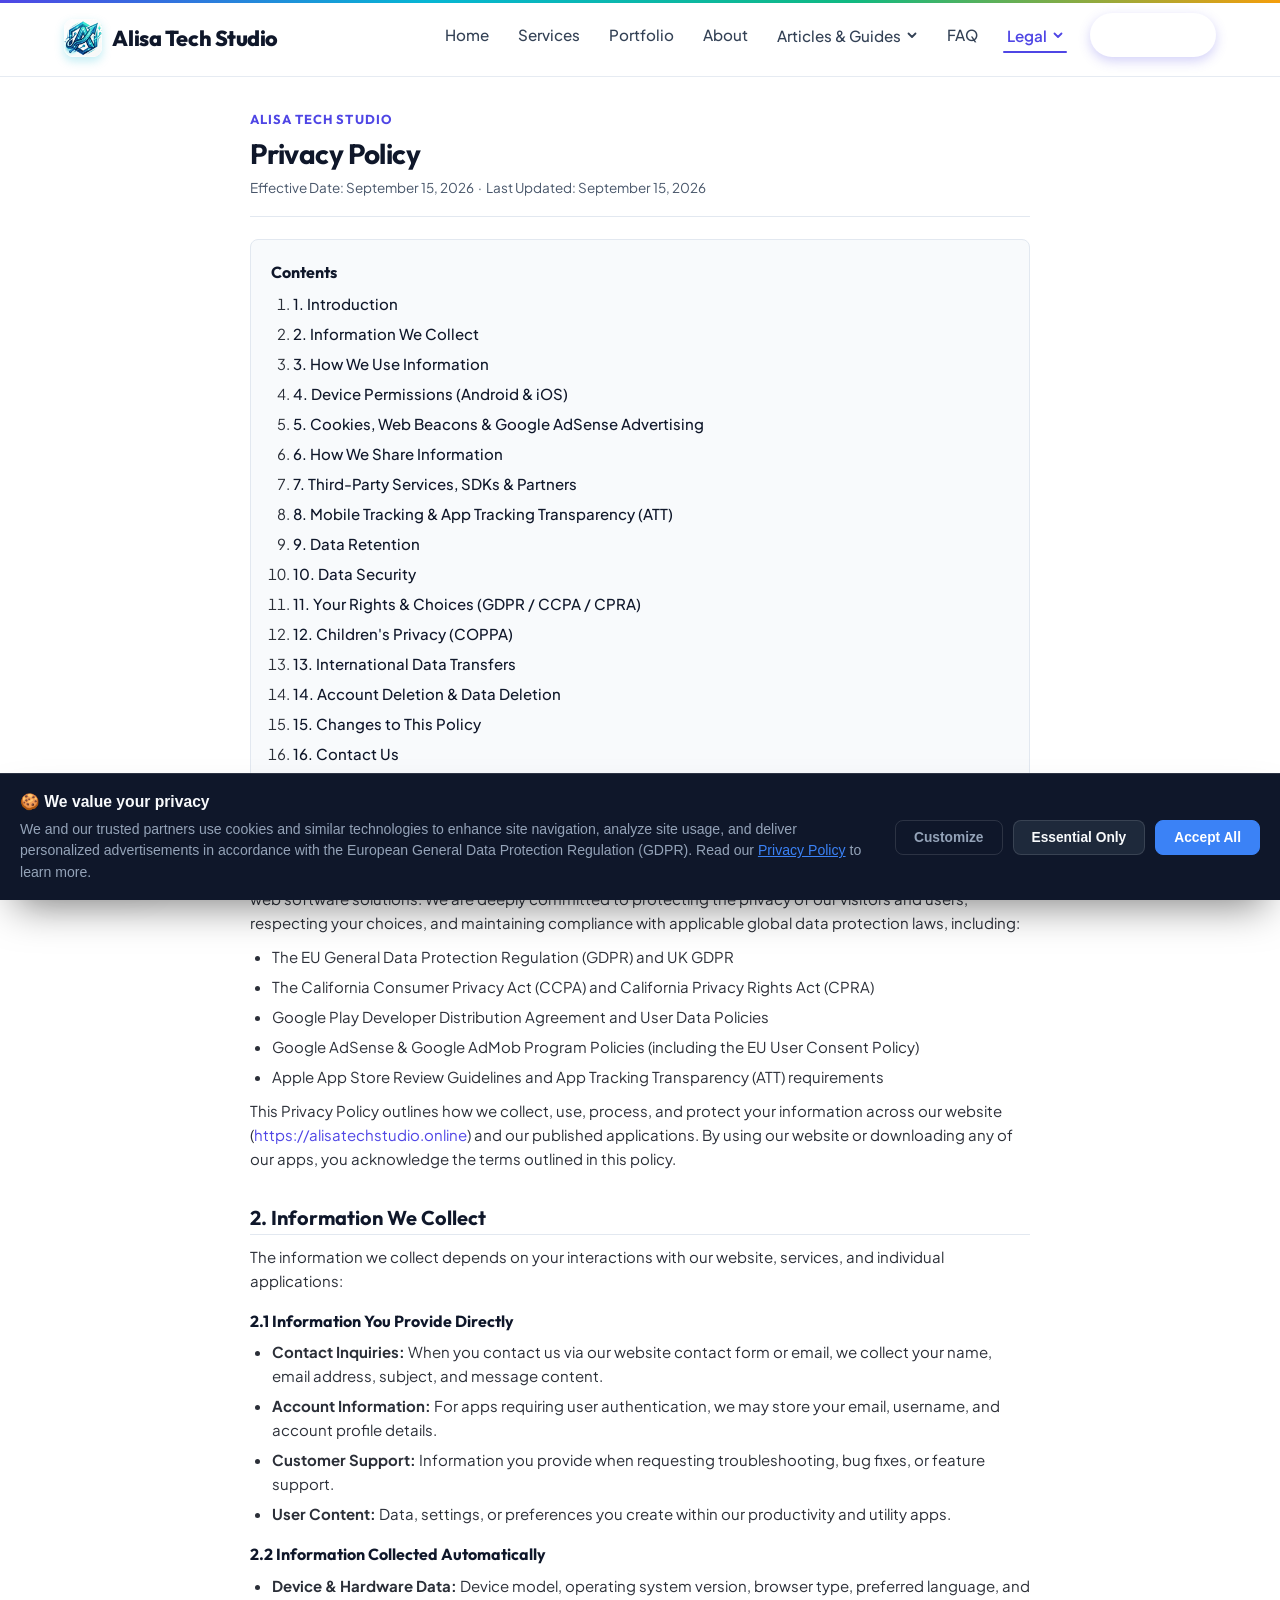
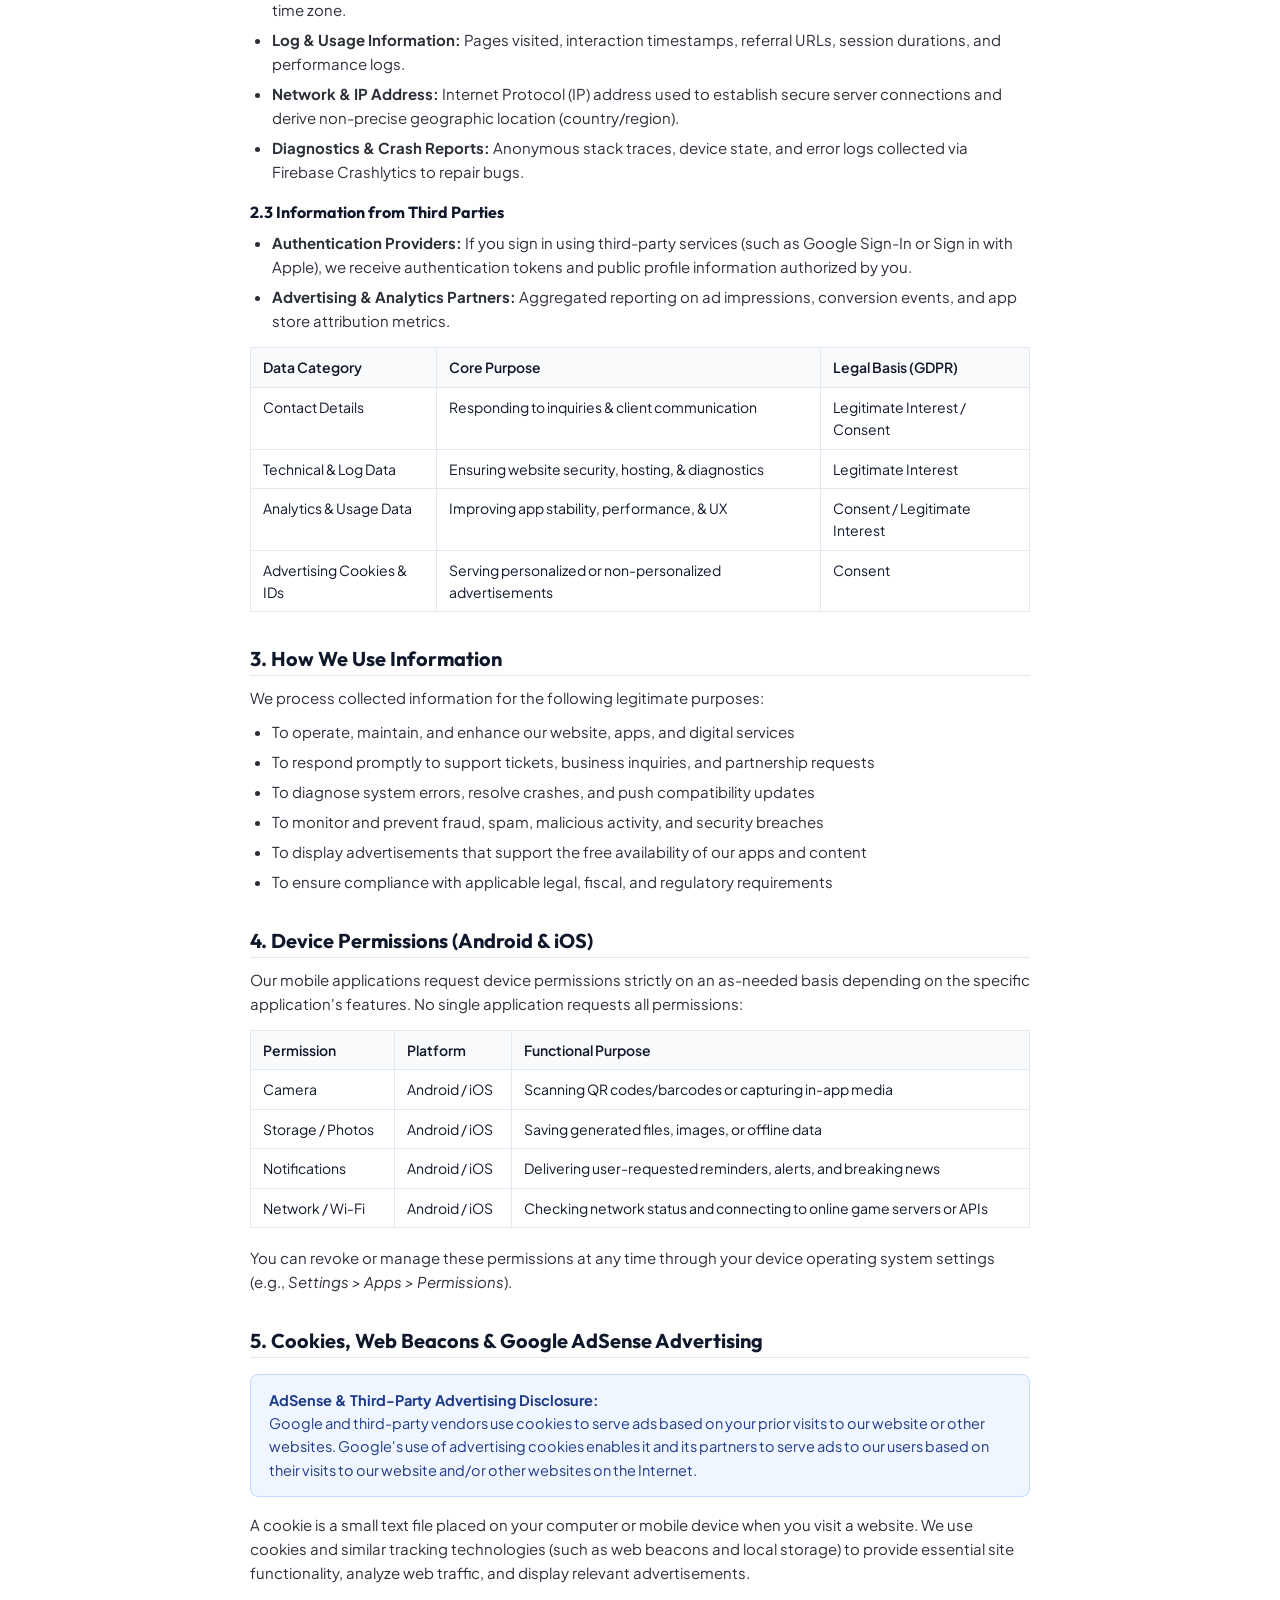
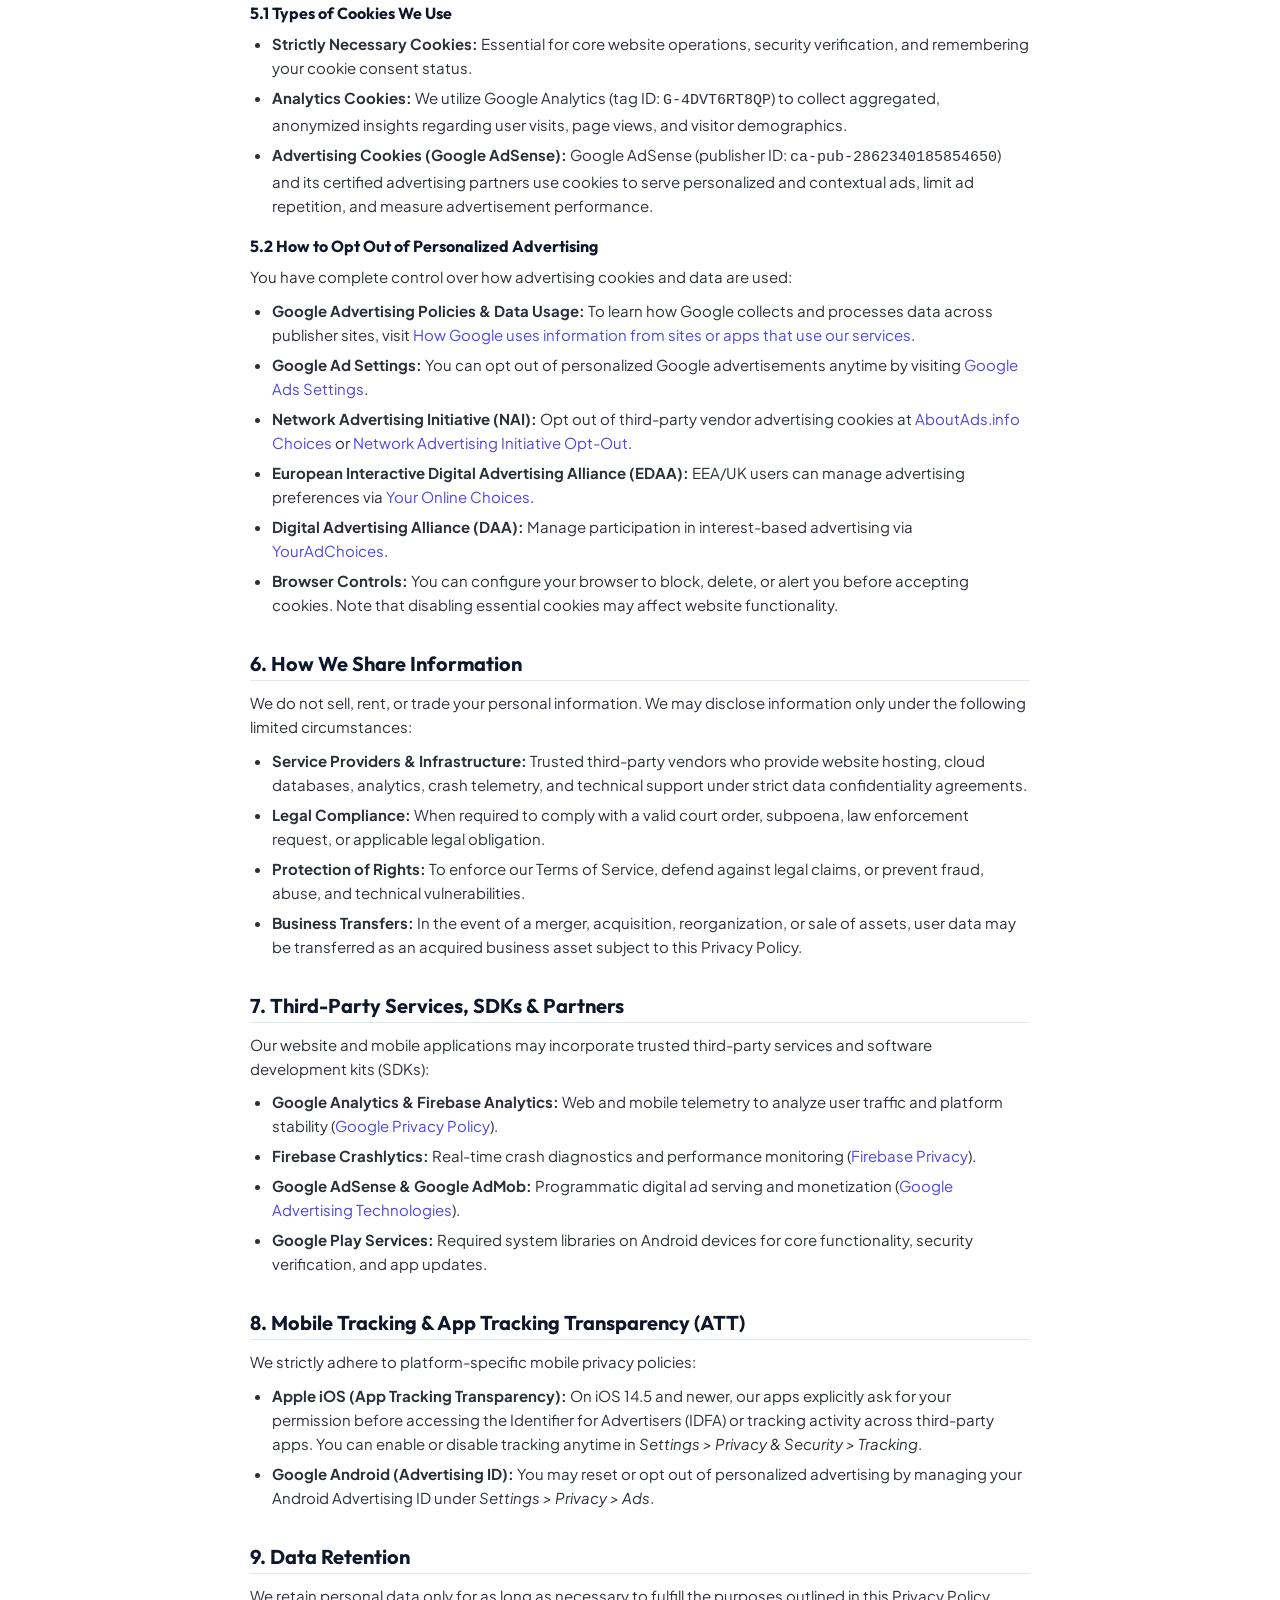
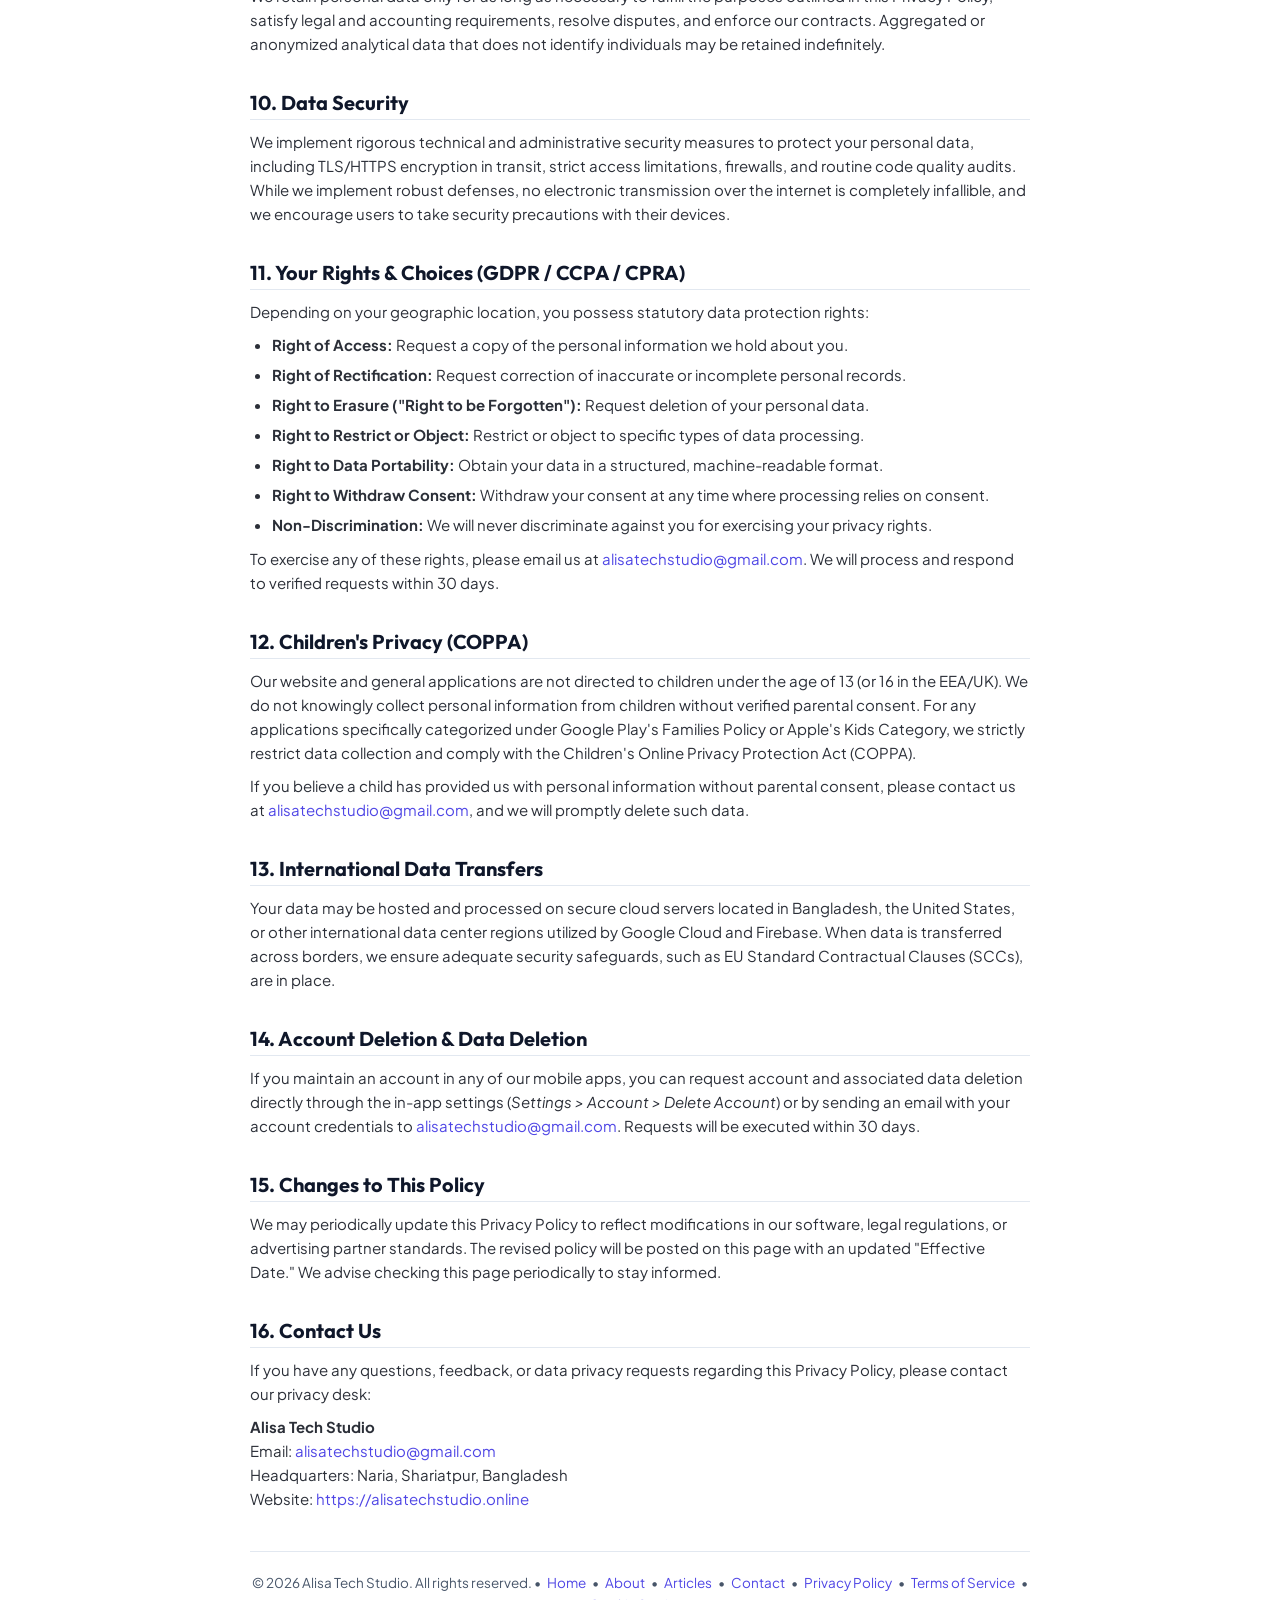
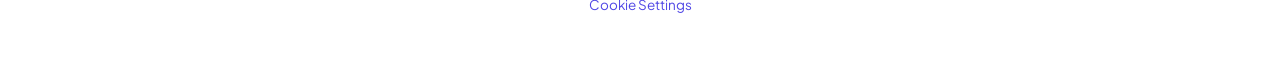
<file: privacy_policy.html>
<!DOCTYPE html>
<html lang="en">
<head>
<meta charset="UTF-8">
<meta name="viewport" content="width=device-width, initial-scale=1.0">
<meta name="google-adsense-account" content="ca-pub-2862340185854650">
<title>Privacy Policy | Alisa Tech Studio</title>
<meta name="description" content="Privacy Policy for Alisa Tech Studio. Learn how we handle your data, comply with GDPR, CCPA, Apple ATT, and implement Google AdSense and analytics cookies.">
<meta name="robots" content="index, follow">
<link rel="canonical" href="https://alisatechstudio.online/privacy_policy.html">
<link rel="icon" href="/favicon.ico" sizes="48x48">
<link rel="icon" type="image/png" sizes="48x48" href="/favicon-48x48.png">
<link rel="icon" type="image/png" sizes="192x192" href="/assets/icons/site-icon-192.png">
<link rel="icon" type="image/png" sizes="32x32" href="/favicon-32x32.png">
<link rel="apple-touch-icon" sizes="180x180" href="/apple-touch-icon.png">
<link rel="shortcut icon" href="/favicon.ico">
<link rel="manifest" href="/site.webmanifest">

<!-- Google Fonts -->
<link rel="preconnect" href="https://fonts.googleapis.com">
<link rel="preconnect" href="https://fonts.gstatic.com" crossorigin>
<link rel="stylesheet" href="https://fonts.googleapis.com/css2?family=Outfit:wght@400;500;600;700;800&family=Plus+Jakarta+Sans:wght@400;500;600;700&display=optional">
<link rel="stylesheet" href="css/common.css">
<meta property="og:type" content="article">
<meta property="og:url" content="https://alisatechstudio.online/privacy_policy.html">
<meta property="og:title" content="Privacy Policy | Alisa Tech Studio">
<meta property="og:description" content="Official privacy policy detailing data practices, compliance, and user rights at Alisa Tech Studio.">
<meta property="og:site_name" content="Alisa Tech Studio">
<meta property="og:image" content="https://alisatechstudio.online/assets/icons/alisa-brand-logo.png">

<!-- Google AdSense (Lazy-loaded on user interaction for peak performance & 100 Best Practices) -->
<script>
  (function() {
    var adsLoaded = false;
    function loadAdSense() {
      if (adsLoaded) return;
      adsLoaded = true;
      ['scroll', 'mousemove', 'touchstart', 'click', 'keydown'].forEach(function(e) {
        window.removeEventListener(e, loadAdSense, { passive: true });
      });
      var script = document.createElement('script');
      script.async = true;
      script.src = 'https://pagead2.googlesyndication.com/pagead/js/adsbygoogle.js?client=ca-pub-2862340185854650';
      script.crossOrigin = 'anonymous';
      document.head.appendChild(script);
    }
    ['scroll', 'mousemove', 'touchstart', 'click', 'keydown'].forEach(function(e) {
      window.addEventListener(e, loadAdSense, { passive: true, once: true });
    });
    window.addEventListener('load', function() {
      setTimeout(loadAdSense, 6000);
    });
  })();
</script>

<!-- Google Consent Mode v2 & GDPR Consent Settings -->
<script>
  window.GDPR_CONSENT_CONFIG = {
    privacyUrl: 'privacy_policy.html',
    gaMeasurementId: 'G-4DVT6RT8QP'
  };
</script>
<script src="js/gdpr-consent.js"></script>
<!-- Google tag (gtag.js) -->
<script async src="https://www.googletagmanager.com/gtag/js?id=G-4DVT6RT8QP"></script>
<script>
  gtag('js', new Date());
  gtag('config', 'G-4DVT6RT8QP');
</script>

<!-- Microsoft Clarity (Deferred & Consent V2 Integrated) -->
<script type="text/javascript">
  (function(c,l,a,r,i,t,y){
    c[a]=c[a]||function(){(c[a].q=c[a].q||[]).push(arguments)};
    var currentConsent = localStorage.getItem('ats_cookie_consent') === 'accepted' ? 'granted' : 'denied';
    c[a]('consentv2', {
      ad_Storage: currentConsent,
      analytics_Storage: currentConsent
    });
    c[a]('consent', currentConsent === 'granted');
    function loadClarity() {
      if (c[a].__loaded) return;
      c[a].__loaded = true;
      t=l.createElement(r);t.async=1;t.src="https://www.clarity.ms/tag/"+i;
      y=l.getElementsByTagName(r)[0];y.parentNode.insertBefore(t,y);
    }
    if (document.readyState === 'complete') {
      loadClarity();
    } else {
      window.addEventListener('load', loadClarity);
    }
  })(window, document, "clarity", "script", "yv2r38db10");
</script>

<!-- Schema.org Rich Structured Data (WebPage, BreadcrumbList, FAQPage for PAA & AI Search) -->
<script type="application/ld+json">
{
  "@context": "https://schema.org",
  "@graph": [
    {
      "@type": "WebPage",
      "@id": "https://alisatechstudio.online/privacy_policy.html#webpage",
      "url": "https://alisatechstudio.online/privacy_policy.html",
      "name": "Privacy Policy & GDPR Compliance | Alisa Tech Studio",
      "description": "Comprehensive Privacy Policy detailing user data handling, cookie preferences, GDPR, CCPA, and Google AdSense compliance for Alisa Tech Studio.",
      "breadcrumb": {
        "@type": "BreadcrumbList",
        "itemListElement": [
          {
            "@type": "ListItem",
            "position": 1,
            "name": "Home",
            "item": "https://alisatechstudio.online/"
          },
          {
            "@type": "ListItem",
            "position": 2,
            "name": "Privacy Policy",
            "item": "https://alisatechstudio.online/privacy_policy.html"
          }
        ]
      }
    },
    {
      "@type": "FAQPage",
      "@id": "https://alisatechstudio.online/privacy_policy.html#faq",
      "mainEntity": [
        {
          "@type": "Question",
          "name": "What data does Alisa Tech Studio collect?",
          "acceptedAnswer": {
            "@type": "Answer",
            "text": "Alisa Tech Studio does not collect personally identifiable information unless voluntarily provided through contact forms. Anonymous usage statistics are collected via Google Analytics and Google AdSense strictly in compliance with Google Consent Mode v2."
          }
        },
        {
          "@type": "Question",
          "name": "How can I change my cookie preferences on Alisa Tech Studio?",
          "acceptedAnswer": {
            "@type": "Answer",
            "text": "You can change or revoke your cookie consent anytime by clicking the floating cookie badge in the bottom-left corner of any page or by selecting 'Cookie Settings' in the footer."
          }
        }
      ]
    }
  ]
}
</script>

<style>
  :root {
    --ink: #0f172a;
    --muted: #475569;
    --accent: #4f46e5;
    --accent-hover: #4338ca;
    --line: #e2e8f0;
    --bg-soft: #f8fafc;
    --bg-callout: #eff6ff;
    --callout-border: #bfdbfe;
  }
  * { box-sizing: border-box; }
  body {
    margin: 0;
    font-family: 'Plus Jakarta Sans', -apple-system, BlinkMacSystemFont, "Segoe UI", Roboto, Helvetica, Arial, sans-serif;
    color: var(--ink);
    line-height: 1.6;
    background: #fff;
  }



  .wrap {
    max-width: 820px;
    margin: 0 auto;
    padding: 32px 20px 48px;
  }
  .page-hero {
    border-bottom: 1px solid var(--line);
    padding-bottom: 18px;
    margin-bottom: 22px;
  }
  .page-hero .brand {
    font-size: 13px;
    letter-spacing: 0.08em;
    text-transform: uppercase;
    color: var(--accent);
    font-weight: 700;
    margin-bottom: 6px;
    font-family: 'Outfit', sans-serif;
  }

  h1 {
    font-size: 28px;
    margin: 0 0 6px;
    letter-spacing: -0.02em;
  }
  .meta {
    color: var(--muted);
    font-size: 13.5px;
  }
  h2 {
    font-size: 20px;
    margin-top: 28px;
    margin-bottom: 10px;
    padding-top: 6px;
    border-bottom: 1px solid var(--line);
    padding-bottom: 4px;
  }
  h3 {
    font-size: 16px;
    margin-top: 18px;
    margin-bottom: 8px;
  }
  p, li { color: #2b2f38; font-size: 15px; }
  p { margin: 0.6em 0; }
  ul, ol { padding-left: 22px; margin: 0.6em 0; }
  li { margin-bottom: 6px; }
  .callout {
    background: var(--bg-callout);
    border: 1px solid var(--callout-border);
    border-radius: 8px;
    padding: 14px 18px;
    margin: 16px 0;
    font-size: 14.5px;
    color: #1e3a8a;
  }
  table {
    width: 100%;
    border-collapse: collapse;
    margin: 14px 0 18px;
    font-size: 14px;
  }
  th, td {
    text-align: left;
    padding: 8px 12px;
    border: 1px solid var(--line);
    vertical-align: top;
  }
  th {
    background: var(--bg-soft);
    font-weight: 600;
  }
  a { color: var(--accent); text-decoration: none; }
  a:hover { text-decoration: underline; }
  .toc {
    background: var(--bg-soft);
    border: 1px solid var(--line);
    border-radius: 8px;
    padding: 16px 20px;
    margin-bottom: 24px;
  }
  .toc h2 { margin-top: 0; font-size: 16px; border-bottom: none; padding-bottom: 0; }
  .toc ol { columns: 1; font-size: 14.5px; margin-bottom: 0; }
  .toc a { color: var(--ink); font-weight: 500; }
  .toc a:hover { color: var(--accent); }
  

  
  footer {
    margin-top: 40px;
    padding-top: 20px;
    border-top: 1px solid var(--line);
    color: var(--muted);
    font-size: 13.5px;
    text-align: center;
  }
  footer a { color: var(--accent); margin: 0 4px; }

  /* Cookie Banner Styles */
  .cookie-banner {
    display: none;
    position: fixed;
    bottom: 0;
    left: 0;
    right: 0;
    background: #0f172a;
    color: #f8fafc;
    padding: 16px 20px;
    box-shadow: 0 -4px 20px rgba(0, 0, 0, 0.25);
    z-index: 9999;
    font-family: inherit;
  }
  .cookie-banner-content {
    max-width: 1000px;
    margin: 0 auto;
    display: flex;
    align-items: center;
    justify-content: space-between;
    gap: 20px;
    flex-wrap: wrap;
  }
  .cookie-banner-text {
    flex: 1 1 500px;
    font-size: 13.5px;
    line-height: 1.5;
  }
  .cookie-banner-text strong {
    color: #fff;
    display: block;
    margin-bottom: 4px;
    font-size: 14px;
  }
  .cookie-banner-text p {
    color: #cbd5e1;
    margin: 0;
    font-size: 13px;
  }
  .cookie-banner-text a {
    color: #818cf8;
    text-decoration: underline;
  }
  .cookie-banner-actions {
    display: flex;
    gap: 10px;
    flex-shrink: 0;
  }
  .cookie-btn {
    padding: 8px 16px;
    border-radius: 6px;
    font-size: 13px;
    font-weight: 600;
    cursor: pointer;
    border: none;
    transition: all 0.2s ease;
  }
  .cookie-btn-primary {
    background: #4f46e5;
    color: white;
  }
  .cookie-btn-primary:hover {
    background: #4338ca;
  }
  .cookie-btn-secondary {
    background: #334155;
    color: #f1f5f9;
  }
  .cookie-btn-secondary:hover {
    background: #475569;
  }
</style>
    <!-- Monetag MultiTag (Full Site Monetization) -->
    <script src="https://5gvci.com/act/files/tag.min.js?z=12075619" data-cfasync="false" async></script>
</head>
<body>
  <!-- Common Navigation Header (single source of truth: js/site-header.js) -->
  <div id="site-header-container" data-common-header></div>


  <div class="wrap" id="main-content">
    <header class="page-hero">
      <div class="brand">Alisa Tech Studio</div>
      <h1>Privacy Policy</h1>
      <div class="meta">
        Effective Date: September 15, 2026 &nbsp;·&nbsp; Last Updated: September 15, 2026
      </div>
    </header>

  <main>
  <nav class="toc">
    <h2>Contents</h2>
    <ol>
      <li><a href="#intro">1. Introduction</a></li>
      <li><a href="#info-we-collect">2. Information We Collect</a></li>
      <li><a href="#how-we-use">3. How We Use Information</a></li>
      <li><a href="#permissions">4. Device Permissions (Android &amp; iOS)</a></li>
      <li><a href="#cookies-adsense">5. Cookies, Web Beacons &amp; Google AdSense Advertising</a></li>
      <li><a href="#sharing">6. How We Share Information</a></li>
      <li><a href="#third-party">7. Third-Party Services, SDKs &amp; Partners</a></li>
      <li><a href="#tracking">8. Mobile Tracking &amp; App Tracking Transparency (ATT)</a></li>
      <li><a href="#retention">9. Data Retention</a></li>
      <li><a href="#security">10. Data Security</a></li>
      <li><a href="#rights">11. Your Rights &amp; Choices (GDPR / CCPA / CPRA)</a></li>
      <li><a href="#children">12. Children's Privacy (COPPA)</a></li>
      <li><a href="#transfers">13. International Data Transfers</a></li>
      <li><a href="#retention-account">14. Account Deletion &amp; Data Deletion</a></li>
      <li><a href="#changes">15. Changes to This Policy</a></li>
      <li><a href="#contact">16. Contact Us</a></li>
    </ol>
  </nav>

  <h2 id="intro">1. Introduction</h2>
  <p>
    Alisa Tech Studio ("we," "our," or "us") develops mobile applications for Android and iOS platforms as well as web software solutions. We are deeply committed to protecting the privacy of our visitors and users, respecting your choices, and maintaining compliance with applicable global data protection laws, including:
  </p>
  <ul>
    <li>The EU General Data Protection Regulation (GDPR) and UK GDPR</li>
    <li>The California Consumer Privacy Act (CCPA) and California Privacy Rights Act (CPRA)</li>
    <li>Google Play Developer Distribution Agreement and User Data Policies</li>
    <li>Google AdSense &amp; Google AdMob Program Policies (including the EU User Consent Policy)</li>
    <li>Apple App Store Review Guidelines and App Tracking Transparency (ATT) requirements</li>
  </ul>
  <p>
    This Privacy Policy outlines how we collect, use, process, and protect your information across our website (<a href="https://alisatechstudio.online">https://alisatechstudio.online</a>) and our published applications. By using our website or downloading any of our apps, you acknowledge the terms outlined in this policy.
  </p>

  <h2 id="info-we-collect">2. Information We Collect</h2>
  <p>The information we collect depends on your interactions with our website, services, and individual applications:</p>

  <h3>2.1 Information You Provide Directly</h3>
  <ul>
    <li><strong>Contact Inquiries:</strong> When you contact us via our website contact form or email, we collect your name, email address, subject, and message content.</li>
    <li><strong>Account Information:</strong> For apps requiring user authentication, we may store your email, username, and account profile details.</li>
    <li><strong>Customer Support:</strong> Information you provide when requesting troubleshooting, bug fixes, or feature support.</li>
    <li><strong>User Content:</strong> Data, settings, or preferences you create within our productivity and utility apps.</li>
  </ul>

  <h3>2.2 Information Collected Automatically</h3>
  <ul>
    <li><strong>Device &amp; Hardware Data:</strong> Device model, operating system version, browser type, preferred language, and time zone.</li>
    <li><strong>Log &amp; Usage Information:</strong> Pages visited, interaction timestamps, referral URLs, session durations, and performance logs.</li>
    <li><strong>Network &amp; IP Address:</strong> Internet Protocol (IP) address used to establish secure server connections and derive non-precise geographic location (country/region).</li>
    <li><strong>Diagnostics &amp; Crash Reports:</strong> Anonymous stack traces, device state, and error logs collected via Firebase Crashlytics to repair bugs.</li>
  </ul>

  <h3>2.3 Information from Third Parties</h3>
  <ul>
    <li><strong>Authentication Providers:</strong> If you sign in using third-party services (such as Google Sign-In or Sign in with Apple), we receive authentication tokens and public profile information authorized by you.</li>
    <li><strong>Advertising &amp; Analytics Partners:</strong> Aggregated reporting on ad impressions, conversion events, and app store attribution metrics.</li>
  </ul>

  <table>
    <tr><th>Data Category</th><th>Core Purpose</th><th>Legal Basis (GDPR)</th></tr>
    <tr><td>Contact Details</td><td>Responding to inquiries &amp; client communication</td><td>Legitimate Interest / Consent</td></tr>
    <tr><td>Technical &amp; Log Data</td><td>Ensuring website security, hosting, &amp; diagnostics</td><td>Legitimate Interest</td></tr>
    <tr><td>Analytics &amp; Usage Data</td><td>Improving app stability, performance, &amp; UX</td><td>Consent / Legitimate Interest</td></tr>
    <tr><td>Advertising Cookies &amp; IDs</td><td>Serving personalized or non-personalized advertisements</td><td>Consent</td></tr>
  </table>

  <h2 id="how-we-use">3. How We Use Information</h2>
  <p>We process collected information for the following legitimate purposes:</p>
  <ul>
    <li>To operate, maintain, and enhance our website, apps, and digital services</li>
    <li>To respond promptly to support tickets, business inquiries, and partnership requests</li>
    <li>To diagnose system errors, resolve crashes, and push compatibility updates</li>
    <li>To monitor and prevent fraud, spam, malicious activity, and security breaches</li>
    <li>To display advertisements that support the free availability of our apps and content</li>
    <li>To ensure compliance with applicable legal, fiscal, and regulatory requirements</li>
  </ul>

  <h2 id="permissions">4. Device Permissions (Android &amp; iOS)</h2>
  <p>
    Our mobile applications request device permissions strictly on an as-needed basis depending on the specific application's features. No single application requests all permissions:
  </p>
  <table>
    <tr><th>Permission</th><th>Platform</th><th>Functional Purpose</th></tr>
    <tr><td>Camera</td><td>Android / iOS</td><td>Scanning QR codes/barcodes or capturing in-app media</td></tr>
    <tr><td>Storage / Photos</td><td>Android / iOS</td><td>Saving generated files, images, or offline data</td></tr>
    <tr><td>Notifications</td><td>Android / iOS</td><td>Delivering user-requested reminders, alerts, and breaking news</td></tr>
    <tr><td>Network / Wi-Fi</td><td>Android / iOS</td><td>Checking network status and connecting to online game servers or APIs</td></tr>
  </table>
  <p>
    You can revoke or manage these permissions at any time through your device operating system settings (e.g., <em>Settings &gt; Apps &gt; Permissions</em>).
  </p>

  <h2 id="cookies-adsense">5. Cookies, Web Beacons &amp; Google AdSense Advertising</h2>
  <div class="callout">
    <strong>AdSense &amp; Third-Party Advertising Disclosure:</strong><br>
    Google and third-party vendors use cookies to serve ads based on your prior visits to our website or other websites. Google's use of advertising cookies enables it and its partners to serve ads to our users based on their visits to our website and/or other websites on the Internet.
  </div>

  <p>
    A cookie is a small text file placed on your computer or mobile device when you visit a website. We use cookies and similar tracking technologies (such as web beacons and local storage) to provide essential site functionality, analyze web traffic, and display relevant advertisements.
  </p>

  <h3>5.1 Types of Cookies We Use</h3>
  <ul>
    <li><strong>Strictly Necessary Cookies:</strong> Essential for core website operations, security verification, and remembering your cookie consent status.</li>
    <li><strong>Analytics Cookies:</strong> We utilize Google Analytics (tag ID: <code>G-4DVT6RT8QP</code>) to collect aggregated, anonymized insights regarding user visits, page views, and visitor demographics.</li>
    <li><strong>Advertising Cookies (Google AdSense):</strong> Google AdSense (publisher ID: <code>ca-pub-2862340185854650</code>) and its certified advertising partners use cookies to serve personalized and contextual ads, limit ad repetition, and measure advertisement performance.</li>
  </ul>

  <h3>5.2 How to Opt Out of Personalized Advertising</h3>
  <p>
    You have complete control over how advertising cookies and data are used:
  </p>
  <ul>
    <li><strong>Google Advertising Policies &amp; Data Usage:</strong> To learn how Google collects and processes data across publisher sites, visit <a href="https://policies.google.com/technologies/partner-sites" target="_blank" rel="noopener noreferrer">How Google uses information from sites or apps that use our services</a>.</li>
    <li><strong>Google Ad Settings:</strong> You can opt out of personalized Google advertisements anytime by visiting <a href="https://adssettings.google.com" target="_blank" rel="noopener noreferrer">Google Ads Settings</a>.</li>
    <li><strong>Network Advertising Initiative (NAI):</strong> Opt out of third-party vendor advertising cookies at <a href="https://www.aboutads.info/choices/" target="_blank" rel="noopener noreferrer">AboutAds.info Choices</a> or <a href="https://optout.networkadvertising.org/" target="_blank" rel="noopener noreferrer">Network Advertising Initiative Opt-Out</a>.</li>
    <li><strong>European Interactive Digital Advertising Alliance (EDAA):</strong> EEA/UK users can manage advertising preferences via <a href="https://www.youronlinechoices.eu/" target="_blank" rel="noopener noreferrer">Your Online Choices</a>.</li>
    <li><strong>Digital Advertising Alliance (DAA):</strong> Manage participation in interest-based advertising via <a href="https://youradchoices.com/" target="_blank" rel="noopener noreferrer">YourAdChoices</a>.</li>
    <li><strong>Browser Controls:</strong> You can configure your browser to block, delete, or alert you before accepting cookies. Note that disabling essential cookies may affect website functionality.</li>
  </ul>

  <h2 id="sharing">6. How We Share Information</h2>
  <p>We do not sell, rent, or trade your personal information. We may disclose information only under the following limited circumstances:</p>
  <ul>
    <li><strong>Service Providers &amp; Infrastructure:</strong> Trusted third-party vendors who provide website hosting, cloud databases, analytics, crash telemetry, and technical support under strict data confidentiality agreements.</li>
    <li><strong>Legal Compliance:</strong> When required to comply with a valid court order, subpoena, law enforcement request, or applicable legal obligation.</li>
    <li><strong>Protection of Rights:</strong> To enforce our Terms of Service, defend against legal claims, or prevent fraud, abuse, and technical vulnerabilities.</li>
    <li><strong>Business Transfers:</strong> In the event of a merger, acquisition, reorganization, or sale of assets, user data may be transferred as an acquired business asset subject to this Privacy Policy.</li>
  </ul>

  <h2 id="third-party">7. Third-Party Services, SDKs &amp; Partners</h2>
  <p>Our website and mobile applications may incorporate trusted third-party services and software development kits (SDKs):</p>
  <ul>
    <li><strong>Google Analytics &amp; Firebase Analytics:</strong> Web and mobile telemetry to analyze user traffic and platform stability (<a href="https://policies.google.com/privacy" target="_blank" rel="noopener noreferrer">Google Privacy Policy</a>).</li>
    <li><strong>Firebase Crashlytics:</strong> Real-time crash diagnostics and performance monitoring (<a href="https://firebase.google.com/support/privacy" target="_blank" rel="noopener noreferrer">Firebase Privacy</a>).</li>
    <li><strong>Google AdSense &amp; Google AdMob:</strong> Programmatic digital ad serving and monetization (<a href="https://policies.google.com/technologies/ads" target="_blank" rel="noopener noreferrer">Google Advertising Technologies</a>).</li>
    <li><strong>Google Play Services:</strong> Required system libraries on Android devices for core functionality, security verification, and app updates.</li>
  </ul>

  <h2 id="tracking">8. Mobile Tracking &amp; App Tracking Transparency (ATT)</h2>
  <p>
    We strictly adhere to platform-specific mobile privacy policies:
  </p>
  <ul>
    <li><strong>Apple iOS (App Tracking Transparency):</strong> On iOS 14.5 and newer, our apps explicitly ask for your permission before accessing the Identifier for Advertisers (IDFA) or tracking activity across third-party apps. You can enable or disable tracking anytime in <em>Settings &gt; Privacy &amp; Security &gt; Tracking</em>.</li>
    <li><strong>Google Android (Advertising ID):</strong> You may reset or opt out of personalized advertising by managing your Android Advertising ID under <em>Settings &gt; Privacy &gt; Ads</em>.</li>
  </ul>

  <h2 id="retention">9. Data Retention</h2>
  <p>
    We retain personal data only for as long as necessary to fulfill the purposes outlined in this Privacy Policy, satisfy legal and accounting requirements, resolve disputes, and enforce our contracts. Aggregated or anonymized analytical data that does not identify individuals may be retained indefinitely.
  </p>

  <h2 id="security">10. Data Security</h2>
  <p>
    We implement rigorous technical and administrative security measures to protect your personal data, including TLS/HTTPS encryption in transit, strict access limitations, firewalls, and routine code quality audits. While we implement robust defenses, no electronic transmission over the internet is completely infallible, and we encourage users to take security precautions with their devices.
  </p>

  <h2 id="rights">11. Your Rights &amp; Choices (GDPR / CCPA / CPRA)</h2>
  <p>Depending on your geographic location, you possess statutory data protection rights:</p>
  <ul>
    <li><strong>Right of Access:</strong> Request a copy of the personal information we hold about you.</li>
    <li><strong>Right of Rectification:</strong> Request correction of inaccurate or incomplete personal records.</li>
    <li><strong>Right to Erasure ("Right to be Forgotten"):</strong> Request deletion of your personal data.</li>
    <li><strong>Right to Restrict or Object:</strong> Restrict or object to specific types of data processing.</li>
    <li><strong>Right to Data Portability:</strong> Obtain your data in a structured, machine-readable format.</li>
    <li><strong>Right to Withdraw Consent:</strong> Withdraw your consent at any time where processing relies on consent.</li>
    <li><strong>Non-Discrimination:</strong> We will never discriminate against you for exercising your privacy rights.</li>
  </ul>
  <p>
    To exercise any of these rights, please email us at <a href="mailto:alisatechstudio@gmail.com">alisatechstudio@gmail.com</a>. We will process and respond to verified requests within 30 days.
  </p>

  <h2 id="children">12. Children's Privacy (COPPA)</h2>
  <p>
    Our website and general applications are not directed to children under the age of 13 (or 16 in the EEA/UK). We do not knowingly collect personal information from children without verified parental consent. For any applications specifically categorized under Google Play's Families Policy or Apple's Kids Category, we strictly restrict data collection and comply with the Children's Online Privacy Protection Act (COPPA).
  </p>
  <p>
    If you believe a child has provided us with personal information without parental consent, please contact us at <a href="mailto:alisatechstudio@gmail.com">alisatechstudio@gmail.com</a>, and we will promptly delete such data.
  </p>

  <h2 id="transfers">13. International Data Transfers</h2>
  <p>
    Your data may be hosted and processed on secure cloud servers located in Bangladesh, the United States, or other international data center regions utilized by Google Cloud and Firebase. When data is transferred across borders, we ensure adequate security safeguards, such as EU Standard Contractual Clauses (SCCs), are in place.
  </p>

  <h2 id="retention-account">14. Account Deletion &amp; Data Deletion</h2>
  <p>
    If you maintain an account in any of our mobile apps, you can request account and associated data deletion directly through the in-app settings (<em>Settings &gt; Account &gt; Delete Account</em>) or by sending an email with your account credentials to <a href="mailto:alisatechstudio@gmail.com">alisatechstudio@gmail.com</a>. Requests will be executed within 30 days.
  </p>

  <h2 id="changes">15. Changes to This Policy</h2>
  <p>
    We may periodically update this Privacy Policy to reflect modifications in our software, legal regulations, or advertising partner standards. The revised policy will be posted on this page with an updated "Effective Date." We advise checking this page periodically to stay informed.
  </p>

  <h2 id="contact">16. Contact Us</h2>
  <p>If you have any questions, feedback, or data privacy requests regarding this Privacy Policy, please contact our privacy desk:</p>
  <p>
    <strong>Alisa Tech Studio</strong><br>
    Email: <a href="mailto:alisatechstudio@gmail.com">alisatechstudio@gmail.com</a><br>
    Headquarters: Naria, Shariatpur, Bangladesh<br>
    Website: <a href="https://alisatechstudio.online">https://alisatechstudio.online</a>
  </p>


  </main>

  <footer>
    &copy; 2026 Alisa Tech Studio. All rights reserved. &bull;
    <a href="index.html">Home</a> &bull;
    <a href="about.html">About</a> &bull;
    <a href="articles.html">Articles</a> &bull;
    <a href="contact.html">Contact</a> &bull;
    <a href="privacy_policy.html">Privacy Policy</a> &bull;
    <a href="terms.html">Terms of Service</a> &bull;
    <a href="#cookie-settings" data-open-cookie-settings>Cookie Settings</a>
  </footer>
</div>

  <script src="js/site-header.js"></script>
</body>
</html>
</file>
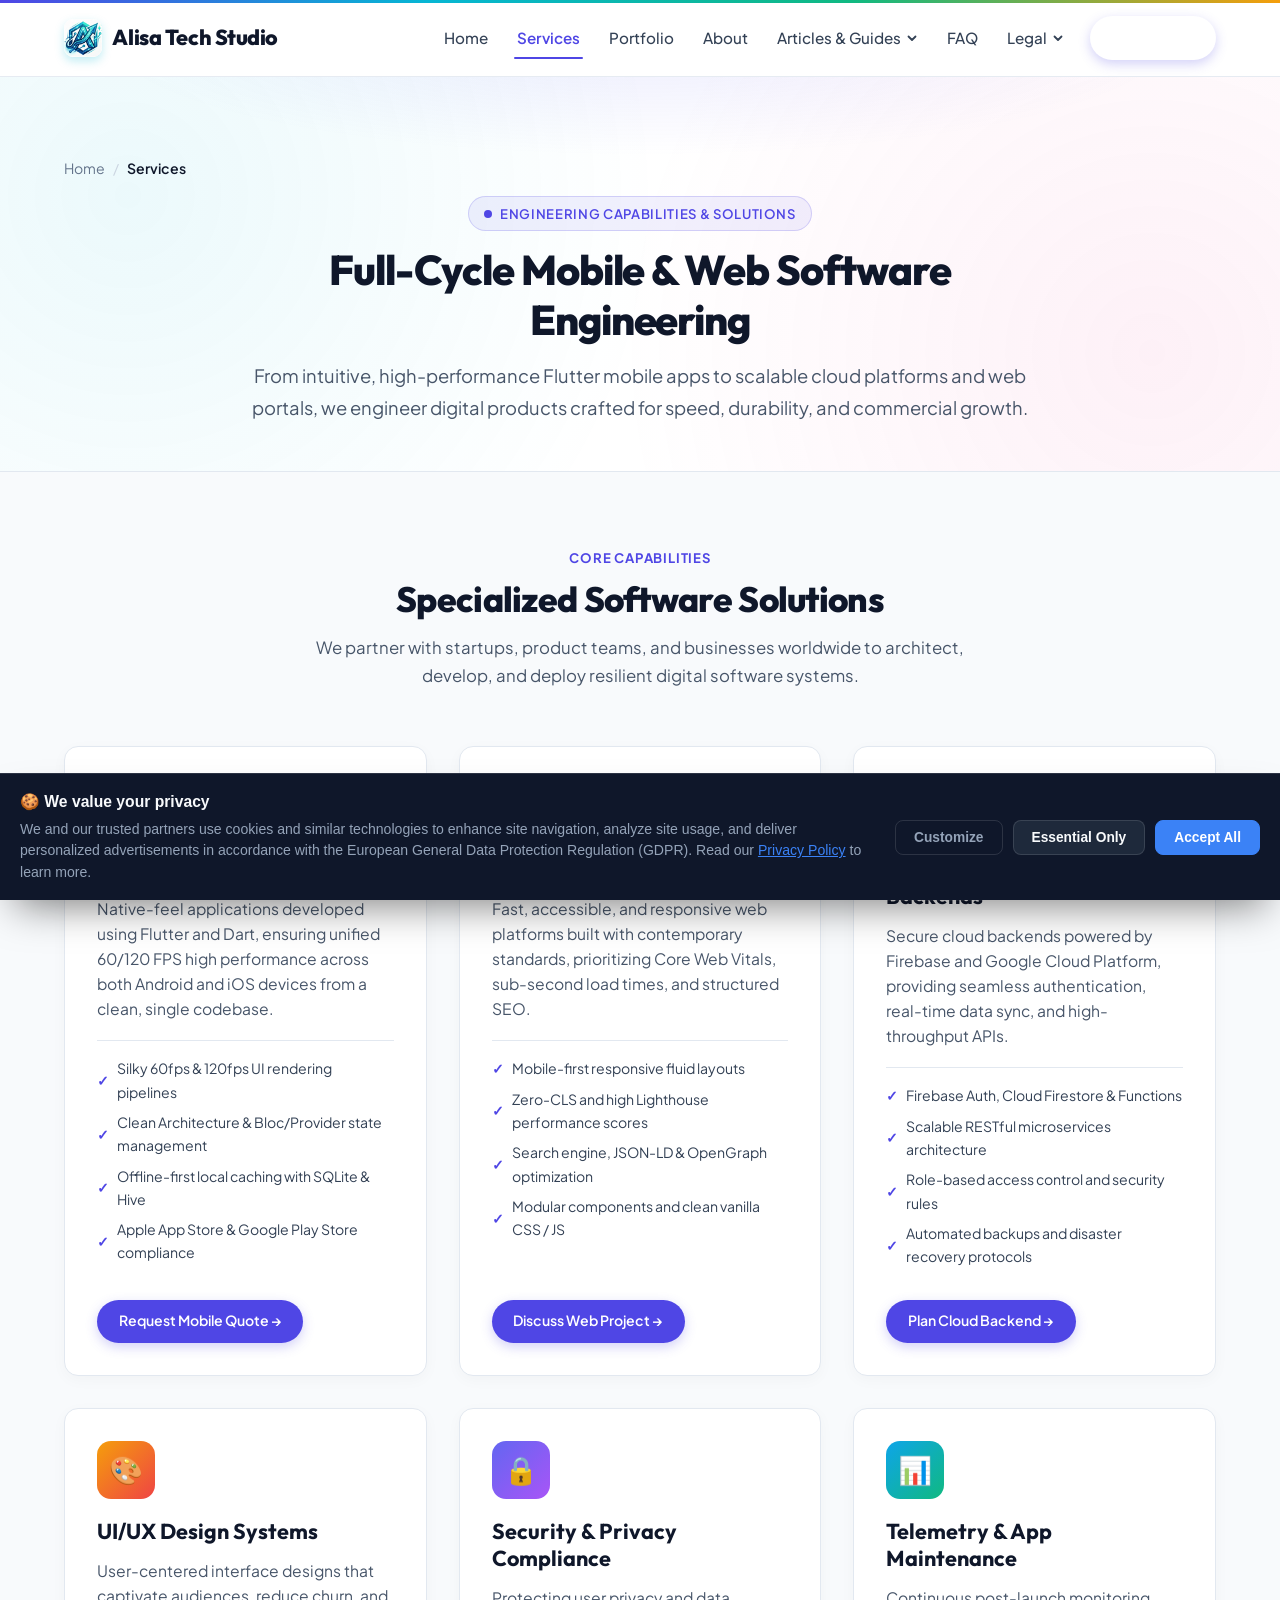
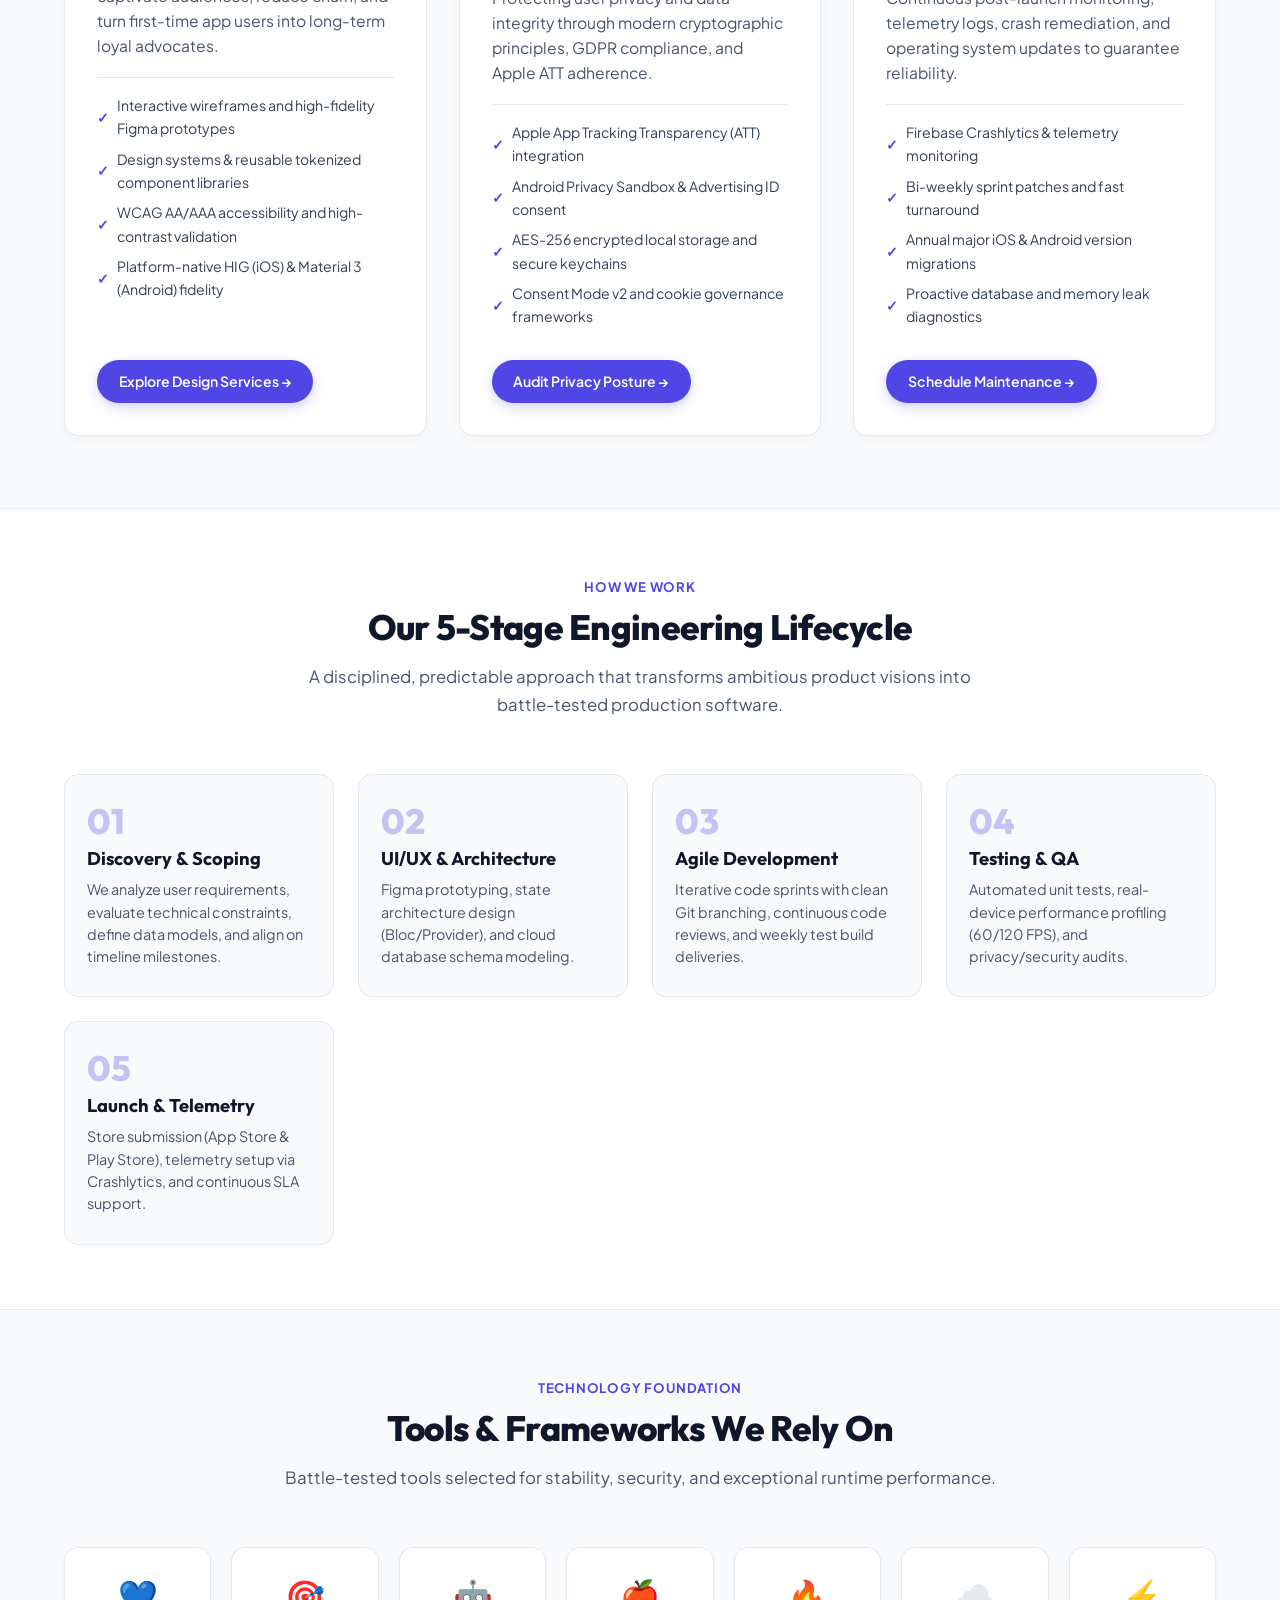
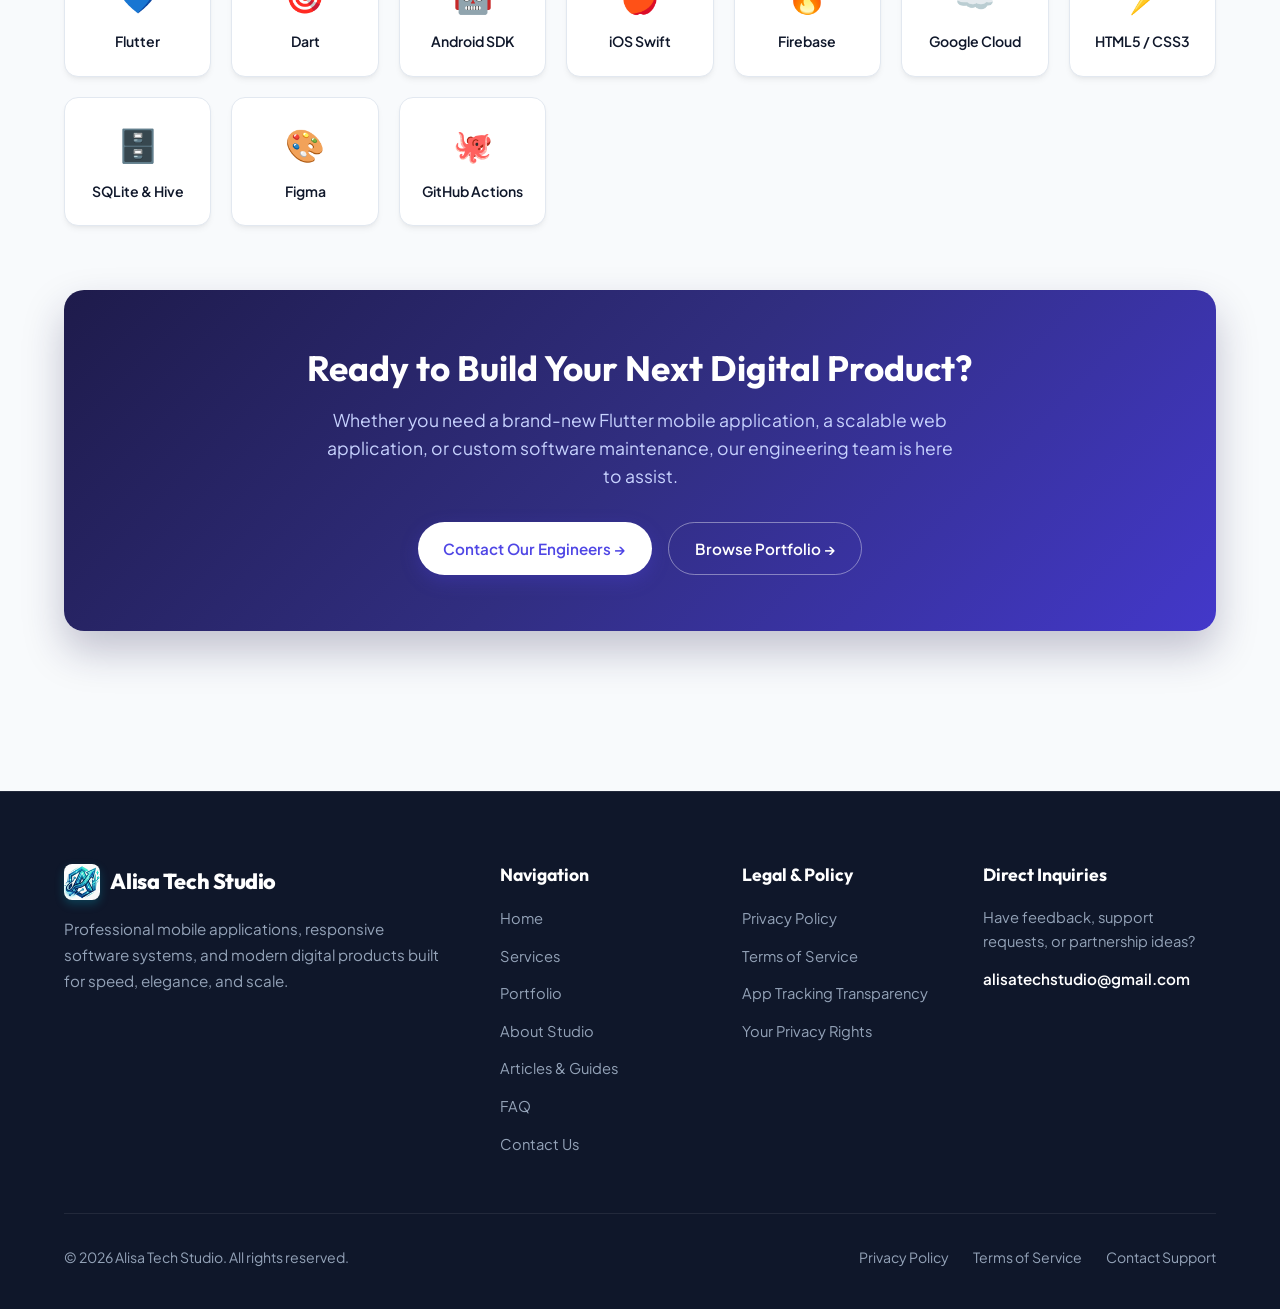
<file: services.html>
<!DOCTYPE html>
<html lang="en">

<head>
  <meta charset="UTF-8">
  <meta name="viewport" content="width=device-width, initial-scale=1.0">
  <meta name="google-adsense-account" content="ca-pub-2862340185854650">

  <!-- Primary SEO Meta Tags -->
  <title>Engineering Services &amp; Solutions | Alisa Tech Studio</title>
  <meta name="title" content="Engineering Services &amp; Solutions | Alisa Tech Studio">
  <meta name="description"
    content="Discover Alisa Tech Studio's software engineering services: cross-platform Flutter mobile apps, modern web platforms, Firebase cloud backends, UI/UX systems, and telemetry.">
  <meta name="keywords"
    content="Alisa Tech Studio services, Flutter app development, cross-platform mobile apps, Android iOS development, web development, Firebase cloud engineering, UI UX design, software maintenance">
  <meta name="author" content="Alisa Tech Studio">
  <meta name="robots" content="index, follow">
  <link rel="canonical" href="https://alisatechstudio.online/services.html">

  <!-- Favicon & Site Icons -->
  <link rel="icon" href="/favicon.ico" sizes="48x48">
  <link rel="icon" type="image/png" sizes="48x48" href="/favicon-48x48.png">
  <link rel="icon" type="image/png" sizes="192x192" href="/assets/icons/site-icon-192.png">
  <link rel="icon" type="image/png" sizes="32x32" href="/favicon-32x32.png">
  <link rel="icon" type="image/png" sizes="16x16" href="/favicon-16x16.png">
  <link rel="apple-touch-icon" sizes="180x180" href="/apple-touch-icon.png">
  <link rel="shortcut icon" href="/favicon.ico">
  <link rel="manifest" href="/site.webmanifest">

  <!-- Google Fonts -->
  <link rel="preconnect" href="https://fonts.googleapis.com">
  <link rel="preconnect" href="https://fonts.gstatic.com" crossorigin>
  <link rel="stylesheet"
    href="https://fonts.googleapis.com/css2?family=Outfit:wght@400;500;600;700;800&family=Plus+Jakarta+Sans:wght@400;500;600;700&display=optional">

  <!-- Common Unified CSS -->
  <link rel="stylesheet" href="css/common.css">

  <!-- Open Graph / Facebook -->
  <meta property="og:type" content="website">
  <meta property="og:url" content="https://alisatechstudio.online/services.html">
  <meta property="og:title" content="Engineering Services &amp; Solutions | Alisa Tech Studio">
  <meta property="og:description"
    content="Full-cycle software engineering: cross-platform Flutter mobile apps, cloud backends, modern web applications, and security compliance.">
  <meta property="og:site_name" content="Alisa Tech Studio">
  <meta property="og:image" content="https://alisatechstudio.online/assets/icons/alisa-brand-logo.png">

  <!-- Google AdSense (Lazy-loaded) -->
  <script>
    (function () {
      var adsLoaded = false;
      function loadAdSense() {
        if (adsLoaded) return;
        adsLoaded = true;
        ['scroll', 'mousemove', 'touchstart', 'click', 'keydown'].forEach(function (e) {
          window.removeEventListener(e, loadAdSense, { passive: true });
        });
        var script = document.createElement('script');
        script.async = true;
        script.src = 'https://pagead2.googlesyndication.com/pagead/js/adsbygoogle.js?client=ca-pub-2862340185854650';
        script.crossOrigin = 'anonymous';
        document.head.appendChild(script);
      }
      ['scroll', 'mousemove', 'touchstart', 'click', 'keydown'].forEach(function (e) {
        window.addEventListener(e, loadAdSense, { passive: true, once: true });
      });
      window.addEventListener('load', function () {
        setTimeout(loadAdSense, 6000);
      });
    })();
  </script>

  <!-- Google Consent Mode v2 & GDPR Consent Manager -->
  <script>
    window.GDPR_CONSENT_CONFIG = {
      privacyUrl: 'privacy_policy.html',
      gaMeasurementId: 'G-4DVT6RT8QP'
    };
  </script>
  <script src="js/gdpr-consent.js"></script>
  <script async src="https://www.googletagmanager.com/gtag/js?id=G-4DVT6RT8QP"></script>
  <script>
    gtag('js', new Date());
    gtag('config', 'G-4DVT6RT8QP');
  </script>

  <!-- Microsoft Clarity -->
  <script type="text/javascript">
    (function (c, l, a, r, i, t, y) {
      c[a] = c[a] || function () { (c[a].q = c[a].q || []).push(arguments) };
      var currentConsent = localStorage.getItem('ats_cookie_consent') === 'accepted' ? 'granted' : 'denied';
      c[a]('consentv2', {
        ad_Storage: currentConsent,
        analytics_Storage: currentConsent
      });
      c[a]('consent', currentConsent === 'granted');
      function loadClarity() {
        if (c[a].__loaded) return;
        c[a].__loaded = true;
        t = l.createElement(r); t.async = 1; t.src = "https://www.clarity.ms/tag/" + i;
        y = l.getElementsByTagName(r)[0]; y.parentNode.insertBefore(t, y);
      }
      if (document.readyState === 'complete') {
        loadClarity();
      } else {
        window.addEventListener('load', loadClarity);
      }
    })(window, document, "clarity", "script", "yv2r38db10");
  </script>

  <!-- Schema.org Structured Data -->
  <script type="application/ld+json">
  {
    "@context": "https://schema.org",
    "@graph": [
      {
        "@type": "Service",
        "@id": "https://alisatechstudio.online/services.html#service",
        "name": "Software Engineering & Mobile App Development",
        "serviceType": "Mobile & Web Software Development",
        "provider": {
          "@type": "Organization",
          "name": "Alisa Tech Studio",
          "url": "https://alisatechstudio.online/"
        },
        "description": "Full-cycle engineering services including cross-platform Flutter app development, responsive web software, cloud backends, and app maintenance.",
        "areaServed": "Global"
      },
      {
        "@type": "BreadcrumbList",
        "itemListElement": [
          {
            "@type": "ListItem",
            "position": 1,
            "name": "Home",
            "item": "https://alisatechstudio.online/"
          },
          {
            "@type": "ListItem",
            "position": 2,
            "name": "Services",
            "item": "https://alisatechstudio.online/services.html"
          }
        ]
      }
    ]
  }
  </script>

  <style>
    .lifecycle-section {
      padding: 4rem 0;
      background: var(--bg-white);
      border-top: 1px solid var(--card-border);
      border-bottom: 1px solid var(--card-border);
    }
    .lifecycle-steps {
      display: grid;
      grid-template-columns: repeat(auto-fit, minmax(220px, 1fr));
      gap: 1.5rem;
      margin-top: 2.5rem;
    }
    .step-card {
      background: var(--bg-light);
      border: 1px solid var(--card-border);
      border-radius: var(--radius-md);
      padding: 1.8rem 1.4rem;
      position: relative;
      transition: all 0.3s ease;
    }
    .step-card:hover {
      transform: translateY(-5px);
      box-shadow: var(--shadow-card);
      border-color: var(--primary);
    }
    .step-number {
      font-family: 'Outfit', sans-serif;
      font-size: 2.2rem;
      font-weight: 800;
      color: var(--primary);
      opacity: 0.3;
      margin-bottom: 0.5rem;
      line-height: 1;
    }
    .step-card h3 {
      font-size: 1.15rem;
      margin-bottom: 0.5rem;
      color: var(--dark);
    }
    .step-card p {
      font-size: 0.9rem;
      color: var(--body-text);
      line-height: 1.55;
    }
    .tech-stack-section {
      padding: 4rem 0;
      background: var(--bg-light);
    }
    .tech-grid-wrapper {
      display: grid;
      grid-template-columns: repeat(auto-fit, minmax(130px, 1fr));
      gap: 1.25rem;
      text-align: center;
      margin-top: 2rem;
    }
    .tech-pill {
      background: white;
      border: 1px solid var(--card-border);
      border-radius: var(--radius-md);
      padding: 1.3rem 0.8rem;
      box-shadow: var(--shadow-subtle);
      transition: transform 0.25s ease, border-color 0.25s ease;
    }
    .tech-pill:hover {
      transform: translateY(-4px);
      border-color: var(--primary);
      box-shadow: 0 10px 20px rgba(79, 70, 229, 0.12);
    }
    .tech-pill .tech-icon {
      font-size: 2rem;
      margin-bottom: 0.4rem;
    }
    .tech-pill span {
      font-size: 0.88rem;
      font-weight: 600;
      color: var(--dark);
    }
    .cta-banner {
      background: linear-gradient(135deg, #1e1b4b 0%, #312e81 50%, #4338ca 100%);
      color: white;
      border-radius: var(--radius-lg);
      padding: 3.5rem 2rem;
      text-align: center;
      margin: 4rem auto 1rem;
      box-shadow: 0 20px 40px rgba(30, 27, 75, 0.25);
    }
    .cta-banner h2 {
      color: white;
      font-size: 2.2rem;
      margin-bottom: 1rem;
    }
    .cta-banner p {
      color: #c7d2fe;
      font-size: 1.1rem;
      max-width: 640px;
      margin: 0 auto 2rem;
      line-height: 1.6;
    }
  </style>
    <!-- Monetag MultiTag (Full Site Monetization) -->
    <script src="https://5gvci.com/act/files/tag.min.js?z=12075619" data-cfasync="false" async></script>
</head>

<body>
  <!-- Common Navigation Header (single source of truth: js/site-header.js) -->
  <div id="site-header-container" data-common-header></div>

  <main id="main-content">
    <!-- Hero Banner -->
    <section class="page-hero-banner">
      <div class="container">
        <div class="breadcrumb-nav">
          <a href="index.html">Home</a>
          <span class="separator">/</span>
          <span class="current">Services</span>
        </div>
        <div class="page-hero-content">
          <div class="pill-badge">
            <span class="pulse-dot" aria-hidden="true"></span>
            <span>Engineering Capabilities &amp; Solutions</span>
          </div>
          <h1>Full-Cycle Mobile &amp; Web Software Engineering</h1>
          <p class="hero-subtitle">
            From intuitive, high-performance Flutter mobile apps to scalable cloud platforms and web portals, we engineer digital products crafted for speed, durability, and commercial growth.
          </p>
        </div>
      </div>
    </section>

    <!-- Services Grid Section -->
    <section style="padding: 4.5rem 0;">
      <div class="container">
        <div class="section-header">
          <span class="section-tag">Core Capabilities</span>
          <h2 class="section-title">Specialized Software Solutions</h2>
          <p class="section-desc">
            We partner with startups, product teams, and businesses worldwide to architect, develop, and deploy resilient digital software systems.
          </p>
        </div>

        <div class="services-grid">
          <div class="service-card">
            <div>
              <div class="service-icon-box" style="background: linear-gradient(135deg, #06b6d4, #3b82f6); color: white;">📱</div>
              <h3>Cross-Platform Mobile Apps</h3>
              <p>
                Native-feel applications developed using Flutter and Dart, ensuring unified 60/120 FPS high performance across both Android and iOS devices from a clean, single codebase.
              </p>
              <ul class="service-features">
                <li>Silky 60fps &amp; 120fps UI rendering pipelines</li>
                <li>Clean Architecture &amp; Bloc/Provider state management</li>
                <li>Offline-first local caching with SQLite &amp; Hive</li>
                <li>Apple App Store &amp; Google Play Store compliance</li>
              </ul>
            </div>
            <div style="margin-top: 1.5rem;">
              <a href="contact.html" class="nav-btn" style="padding: 0.55rem 1.2rem; font-size: 0.88rem;">Request Mobile Quote &rarr;</a>
            </div>
          </div>

          <div class="service-card">
            <div>
              <div class="service-icon-box" style="background: linear-gradient(135deg, #ec4899, #8b5cf6); color: white;">💻</div>
              <h3>Modern Web Development</h3>
              <p>
                Fast, accessible, and responsive web platforms built with contemporary standards, prioritizing Core Web Vitals, sub-second load times, and structured SEO.
              </p>
              <ul class="service-features">
                <li>Mobile-first responsive fluid layouts</li>
                <li>Zero-CLS and high Lighthouse performance scores</li>
                <li>Search engine, JSON-LD &amp; OpenGraph optimization</li>
                <li>Modular components and clean vanilla CSS / JS</li>
              </ul>
            </div>
            <div style="margin-top: 1.5rem;">
              <a href="contact.html" class="nav-btn" style="padding: 0.55rem 1.2rem; font-size: 0.88rem;">Discuss Web Project &rarr;</a>
            </div>
          </div>

          <div class="service-card">
            <div>
              <div class="service-icon-box" style="background: linear-gradient(135deg, #10b981, #06b6d4); color: white;">⚙️</div>
              <h3>Cloud Architecture &amp; Backends</h3>
              <p>
                Secure cloud backends powered by Firebase and Google Cloud Platform, providing seamless authentication, real-time data sync, and high-throughput APIs.
              </p>
              <ul class="service-features">
                <li>Firebase Auth, Cloud Firestore &amp; Functions</li>
                <li>Scalable RESTful microservices architecture</li>
                <li>Role-based access control and security rules</li>
                <li>Automated backups and disaster recovery protocols</li>
              </ul>
            </div>
            <div style="margin-top: 1.5rem;">
              <a href="contact.html" class="nav-btn" style="padding: 0.55rem 1.2rem; font-size: 0.88rem;">Plan Cloud Backend &rarr;</a>
            </div>
          </div>

          <div class="service-card">
            <div>
              <div class="service-icon-box" style="background: linear-gradient(135deg, #f59e0b, #ef4444); color: white;">🎨</div>
              <h3>UI/UX Design Systems</h3>
              <p>
                User-centered interface designs that captivate audiences, reduce churn, and turn first-time app users into long-term loyal advocates.
              </p>
              <ul class="service-features">
                <li>Interactive wireframes and high-fidelity Figma prototypes</li>
                <li>Design systems &amp; reusable tokenized component libraries</li>
                <li>WCAG AA/AAA accessibility and high-contrast validation</li>
                <li>Platform-native HIG (iOS) &amp; Material 3 (Android) fidelity</li>
              </ul>
            </div>
            <div style="margin-top: 1.5rem;">
              <a href="contact.html" class="nav-btn" style="padding: 0.55rem 1.2rem; font-size: 0.88rem;">Explore Design Services &rarr;</a>
            </div>
          </div>

          <div class="service-card">
            <div>
              <div class="service-icon-box" style="background: linear-gradient(135deg, #6366f1, #a855f7); color: white;">🔒</div>
              <h3>Security &amp; Privacy Compliance</h3>
              <p>
                Protecting user privacy and data integrity through modern cryptographic principles, GDPR compliance, and Apple ATT adherence.
              </p>
              <ul class="service-features">
                <li>Apple App Tracking Transparency (ATT) integration</li>
                <li>Android Privacy Sandbox &amp; Advertising ID consent</li>
                <li>AES-256 encrypted local storage and secure keychains</li>
                <li>Consent Mode v2 and cookie governance frameworks</li>
              </ul>
            </div>
            <div style="margin-top: 1.5rem;">
              <a href="contact.html" class="nav-btn" style="padding: 0.55rem 1.2rem; font-size: 0.88rem;">Audit Privacy Posture &rarr;</a>
            </div>
          </div>

          <div class="service-card">
            <div>
              <div class="service-icon-box" style="background: linear-gradient(135deg, #0ea5e9, #10b981); color: white;">📊</div>
              <h3>Telemetry &amp; App Maintenance</h3>
              <p>
                Continuous post-launch monitoring, telemetry logs, crash remediation, and operating system updates to guarantee reliability.
              </p>
              <ul class="service-features">
                <li>Firebase Crashlytics &amp; telemetry monitoring</li>
                <li>Bi-weekly sprint patches and fast turnaround</li>
                <li>Annual major iOS &amp; Android version migrations</li>
                <li>Proactive database and memory leak diagnostics</li>
              </ul>
            </div>
            <div style="margin-top: 1.5rem;">
              <a href="contact.html" class="nav-btn" style="padding: 0.55rem 1.2rem; font-size: 0.88rem;">Schedule Maintenance &rarr;</a>
            </div>
          </div>
        </div>
      </div>
    </section>

    <!-- 5-Stage Engineering Lifecycle -->
    <section class="lifecycle-section">
      <div class="container">
        <div class="section-header">
          <span class="section-tag">How We Work</span>
          <h2 class="section-title">Our 5-Stage Engineering Lifecycle</h2>
          <p class="section-desc">
            A disciplined, predictable approach that transforms ambitious product visions into battle-tested production software.
          </p>
        </div>

        <div class="lifecycle-steps">
          <div class="step-card">
            <div class="step-number">01</div>
            <h3>Discovery &amp; Scoping</h3>
            <p>We analyze user requirements, evaluate technical constraints, define data models, and align on timeline milestones.</p>
          </div>

          <div class="step-card">
            <div class="step-number">02</div>
            <h3>UI/UX &amp; Architecture</h3>
            <p>Figma prototyping, state architecture design (Bloc/Provider), and cloud database schema modeling.</p>
          </div>

          <div class="step-card">
            <div class="step-number">03</div>
            <h3>Agile Development</h3>
            <p>Iterative code sprints with clean Git branching, continuous code reviews, and weekly test build deliveries.</p>
          </div>

          <div class="step-card">
            <div class="step-number">04</div>
            <h3>Testing &amp; QA</h3>
            <p>Automated unit tests, real-device performance profiling (60/120 FPS), and privacy/security audits.</p>
          </div>

          <div class="step-card">
            <div class="step-number">05</div>
            <h3>Launch &amp; Telemetry</h3>
            <p>Store submission (App Store &amp; Play Store), telemetry setup via Crashlytics, and continuous SLA support.</p>
          </div>
        </div>
      </div>
    </section>

    <!-- Tech Stack Section -->
    <section class="tech-stack-section">
      <div class="container">
        <div class="section-header">
          <span class="section-tag">Technology Foundation</span>
          <h2 class="section-title">Tools &amp; Frameworks We Rely On</h2>
          <p class="section-desc">Battle-tested tools selected for stability, security, and exceptional runtime performance.</p>
        </div>

        <div class="tech-grid-wrapper">
          <div class="tech-pill">
            <div class="tech-icon">💙</div>
            <span>Flutter</span>
          </div>
          <div class="tech-pill">
            <div class="tech-icon">🎯</div>
            <span>Dart</span>
          </div>
          <div class="tech-pill">
            <div class="tech-icon">🤖</div>
            <span>Android SDK</span>
          </div>
          <div class="tech-pill">
            <div class="tech-icon">🍎</div>
            <span>iOS Swift</span>
          </div>
          <div class="tech-pill">
            <div class="tech-icon">🔥</div>
            <span>Firebase</span>
          </div>
          <div class="tech-pill">
            <div class="tech-icon">☁️</div>
            <span>Google Cloud</span>
          </div>
          <div class="tech-pill">
            <div class="tech-icon">⚡</div>
            <span>HTML5 / CSS3</span>
          </div>
          <div class="tech-pill">
            <div class="tech-icon">🗄️</div>
            <span>SQLite &amp; Hive</span>
          </div>
          <div class="tech-pill">
            <div class="tech-icon">🎨</div>
            <span>Figma</span>
          </div>
          <div class="tech-pill">
            <div class="tech-icon">🐙</div>
            <span>GitHub Actions</span>
          </div>
        </div>

        <!-- Call to Action Banner -->
        <div class="cta-banner">
          <h2>Ready to Build Your Next Digital Product?</h2>
          <p>
            Whether you need a brand-new Flutter mobile application, a scalable web application, or custom software maintenance, our engineering team is here to assist.
          </p>
          <div style="display: flex; justify-content: center; gap: 1rem; flex-wrap: wrap;">
            <a href="contact.html" class="btn-primary" style="background: white; color: var(--primary);">Contact Our Engineers &rarr;</a>
            <a href="portfolio.html" class="btn-secondary" style="background: transparent; color: white; border-color: rgba(255,255,255,0.4);">Browse Portfolio &rarr;</a>
          </div>
        </div>
      </div>
    </section>
  </main>

  <!-- Universal Footer -->
  <footer class="site-footer">
    <div class="container">
      <div class="footer-top">
        <div class="footer-brand">
          <a href="index.html" class="site-logo" style="color: white; margin-bottom: 1rem; display: inline-flex;">
            <img src="assets/icons/site-icon.png" alt="Alisa Tech Studio Logo" width="36" height="36" style="border-radius: 8px;">
            <span>Alisa Tech Studio</span>
          </a>
          <p>Professional mobile applications, responsive software systems, and modern digital products built for speed, elegance, and scale.</p>
        </div>

        <div>
          <h4 class="footer-title">Navigation</h4>
          <ul class="footer-links">
            <li><a href="index.html">Home</a></li>
            <li><a href="services.html">Services</a></li>
            <li><a href="portfolio.html">Portfolio</a></li>
            <li><a href="about.html">About Studio</a></li>
            <li><a href="articles.html">Articles &amp; Guides</a></li>
            <li><a href="faq.html">FAQ</a></li>
            <li><a href="contact.html">Contact Us</a></li>
          </ul>
        </div>

        <div>
          <h4 class="footer-title">Legal &amp; Policy</h4>
          <ul class="footer-links">
            <li><a href="privacy_policy.html">Privacy Policy</a></li>
            <li><a href="terms.html">Terms of Service</a></li>
            <li><a href="privacy_policy.html#tracking">App Tracking Transparency</a></li>
            <li><a href="privacy_policy.html#rights">Your Privacy Rights</a></li>
          </ul>
        </div>

        <div>
          <h4 class="footer-title">Direct Inquiries</h4>
          <p style="font-size: 0.92rem; margin-bottom: 0.8rem; color: #94a3b8;">Have feedback, support requests, or partnership ideas?</p>
          <a href="mailto:alisatechstudio@gmail.com" style="color: white; font-weight: 600; font-size: 0.95rem;">alisatechstudio@gmail.com</a>
        </div>
      </div>

      <div class="footer-bottom">
        <div>&copy; 2026 Alisa Tech Studio. All rights reserved.</div>
        <div class="footer-legal-links">
          <a href="privacy_policy.html">Privacy Policy</a>
          <a href="terms.html">Terms of Service</a>
          <a href="contact.html">Contact Support</a>
        </div>
      </div>
    </div>
  </footer>

  <!-- Common Header Logic -->
  <script src="js/site-header.js"></script>
</body>

</html>
</file>
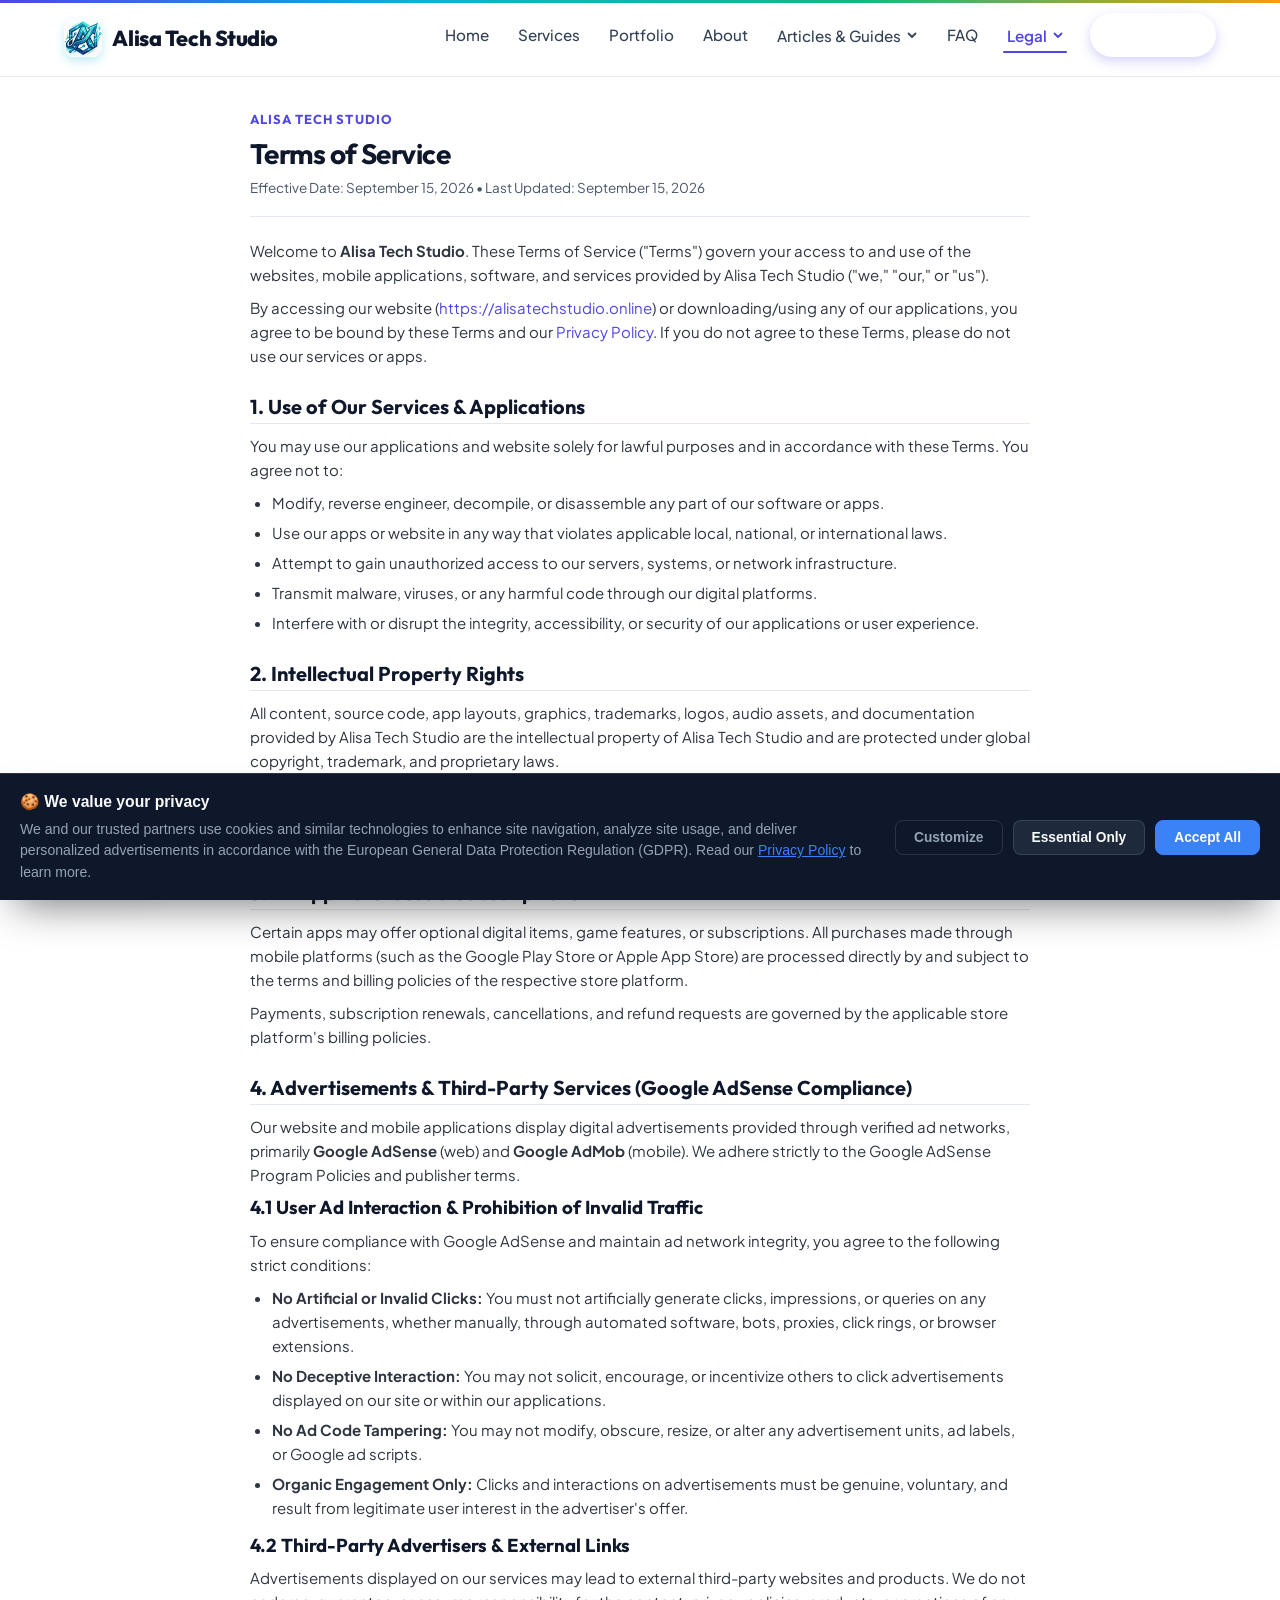
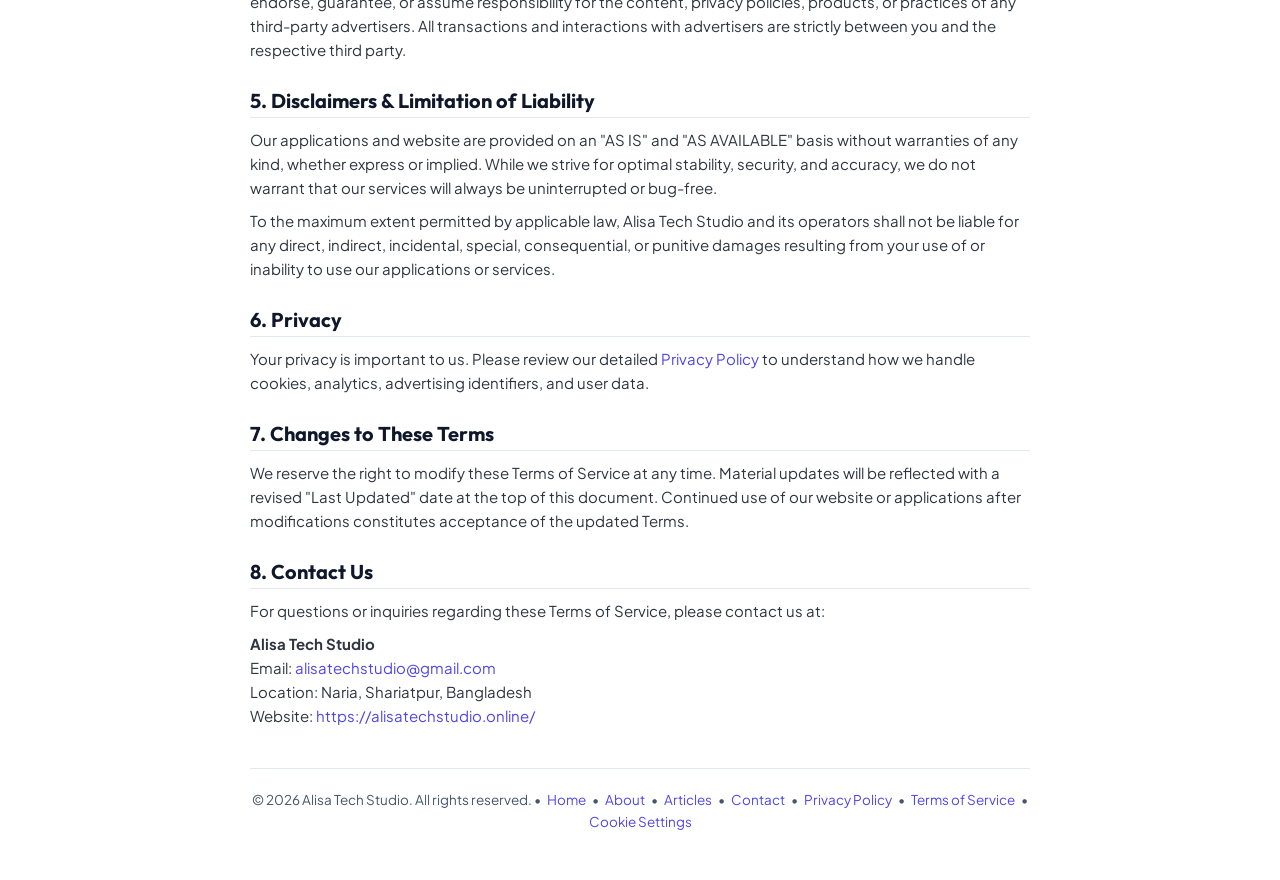
<file: terms.html>
<!DOCTYPE html>
<html lang="en">
<head>
<meta charset="UTF-8">
<meta name="viewport" content="width=device-width, initial-scale=1.0">
<meta name="google-adsense-account" content="ca-pub-2862340185854650">
<title>Terms of Service | Alisa Tech Studio</title>
<meta name="description" content="Terms of Service for Alisa Tech Studio governing the use of our websites, applications, and digital services.">
<meta name="robots" content="index, follow">
<link rel="canonical" href="https://alisatechstudio.online/terms.html">
<link rel="icon" href="/favicon.ico" sizes="48x48">
<link rel="icon" type="image/png" sizes="48x48" href="/favicon-48x48.png">
<link rel="icon" type="image/png" sizes="192x192" href="/assets/icons/site-icon-192.png">
<link rel="icon" type="image/png" sizes="32x32" href="/favicon-32x32.png">
<link rel="apple-touch-icon" sizes="180x180" href="/apple-touch-icon.png">
<link rel="shortcut icon" href="/favicon.ico">
<link rel="manifest" href="/site.webmanifest">

<!-- Google Fonts -->
<link rel="preconnect" href="https://fonts.googleapis.com">
<link rel="preconnect" href="https://fonts.gstatic.com" crossorigin>
<link rel="stylesheet" href="https://fonts.googleapis.com/css2?family=Outfit:wght@400;500;600;700;800&family=Plus+Jakarta+Sans:wght@400;500;600;700&display=optional">
<link rel="stylesheet" href="css/common.css">
<meta property="og:type" content="article">
<meta property="og:url" content="https://alisatechstudio.online/terms.html">
<meta property="og:title" content="Terms of Service | Alisa Tech Studio">
<meta property="og:description" content="Terms of service and legal agreement for Alisa Tech Studio services and mobile applications.">
<meta property="og:site_name" content="Alisa Tech Studio">
<meta property="og:image" content="https://alisatechstudio.online/assets/icons/alisa-brand-logo.png">

<!-- Google AdSense (Lazy-loaded on user interaction for peak performance & 100 Best Practices) -->
<script>
  (function() {
    var adsLoaded = false;
    function loadAdSense() {
      if (adsLoaded) return;
      adsLoaded = true;
      ['scroll', 'mousemove', 'touchstart', 'click', 'keydown'].forEach(function(e) {
        window.removeEventListener(e, loadAdSense, { passive: true });
      });
      var script = document.createElement('script');
      script.async = true;
      script.src = 'https://pagead2.googlesyndication.com/pagead/js/adsbygoogle.js?client=ca-pub-2862340185854650';
      script.crossOrigin = 'anonymous';
      document.head.appendChild(script);
    }
    ['scroll', 'mousemove', 'touchstart', 'click', 'keydown'].forEach(function(e) {
      window.addEventListener(e, loadAdSense, { passive: true, once: true });
    });
    window.addEventListener('load', function() {
      setTimeout(loadAdSense, 6000);
    });
  })();
</script>

<!-- Google Consent Mode v2 & GDPR Consent Settings -->
<script>
  window.GDPR_CONSENT_CONFIG = {
    privacyUrl: 'privacy_policy.html',
    gaMeasurementId: 'G-4DVT6RT8QP'
  };
</script>
<script src="js/gdpr-consent.js"></script>
<!-- Google tag (gtag.js) -->
<script async src="https://www.googletagmanager.com/gtag/js?id=G-4DVT6RT8QP"></script>
<script>
  gtag('js', new Date());
  gtag('config', 'G-4DVT6RT8QP');
</script>

<!-- Microsoft Clarity (Deferred & Consent V2 Integrated) -->
<script type="text/javascript">
  (function(c,l,a,r,i,t,y){
    c[a]=c[a]||function(){(c[a].q=c[a].q||[]).push(arguments)};
    var currentConsent = localStorage.getItem('ats_cookie_consent') === 'accepted' ? 'granted' : 'denied';
    c[a]('consentv2', {
      ad_Storage: currentConsent,
      analytics_Storage: currentConsent
    });
    c[a]('consent', currentConsent === 'granted');
    function loadClarity() {
      if (c[a].__loaded) return;
      c[a].__loaded = true;
      t=l.createElement(r);t.async=1;t.src="https://www.clarity.ms/tag/"+i;
      y=l.getElementsByTagName(r)[0];y.parentNode.insertBefore(t,y);
    }
    if (document.readyState === 'complete') {
      loadClarity();
    } else {
      window.addEventListener('load', loadClarity);
    }
  })(window, document, "clarity", "script", "yv2r38db10");
</script>

<!-- Schema.org Rich Structured Data (WebPage, BreadcrumbList, FAQPage for PAA & AI Search) -->
<script type="application/ld+json">
{
  "@context": "https://schema.org",
  "@graph": [
    {
      "@type": "WebPage",
      "@id": "https://alisatechstudio.online/terms.html#webpage",
      "url": "https://alisatechstudio.online/terms.html",
      "name": "Terms of Service & User Agreement | Alisa Tech Studio",
      "description": "Terms of Service governing the use of mobile applications, games, and web services published by Alisa Tech Studio.",
      "breadcrumb": {
        "@type": "BreadcrumbList",
        "itemListElement": [
          {
            "@type": "ListItem",
            "position": 1,
            "name": "Home",
            "item": "https://alisatechstudio.online/"
          },
          {
            "@type": "ListItem",
            "position": 2,
            "name": "Terms of Service",
            "item": "https://alisatechstudio.online/terms.html"
          }
        ]
      }
    },
    {
      "@type": "FAQPage",
      "@id": "https://alisatechstudio.online/terms.html#faq",
      "mainEntity": [
        {
          "@type": "Question",
          "name": "Are Alisa Tech Studio applications free to use?",
          "acceptedAnswer": {
            "@type": "Answer",
            "text": "Yes, our applications are available for free with optional non-intrusive advertisements or optional in-app digital purchases as detailed in our terms."
          }
        },
        {
          "@type": "Question",
          "name": "What intellectual property rights apply to Alisa Tech Studio products?",
          "acceptedAnswer": {
            "@type": "Answer",
            "text": "All trademarks, game algorithms, codebases, graphics, sound assets, and website content are the exclusive intellectual property of Alisa Tech Studio."
          }
        }
      ]
    }
  ]
}
</script>

<style>
  :root {
    --ink: #0f172a;
    --muted: #475569;
    --accent: #4f46e5;
    --accent-hover: #4338ca;
    --line: #e2e8f0;
    --bg-soft: #f8fafc;
  }
  * { box-sizing: border-box; }
  body {
    margin: 0;
    font-family: 'Plus Jakarta Sans', -apple-system, BlinkMacSystemFont, "Segoe UI", Roboto, Helvetica, Arial, sans-serif;
    color: var(--ink);
    line-height: 1.6;
    background: #fff;
  }



  .wrap {
    max-width: 820px;
    margin: 0 auto;
    padding: 32px 20px 48px;
  }
  .page-hero {
    border-bottom: 1px solid var(--line);
    padding-bottom: 18px;
    margin-bottom: 22px;
  }
  .page-hero .brand {
    font-size: 13px;
    letter-spacing: 0.08em;
    text-transform: uppercase;
    color: var(--accent);
    font-weight: 700;
    margin-bottom: 6px;
    font-family: 'Outfit', sans-serif;
  }

  h1 {
    font-size: 28px;
    margin: 0 0 6px;
    letter-spacing: -0.02em;
  }
  .meta {
    color: var(--muted);
    font-size: 13.5px;
  }
  h2 {
    font-size: 20px;
    margin: 26px 0 10px;
    border-bottom: 1px solid var(--line);
    padding-bottom: 4px;
  }
  p, li {
    color: #2e3440;
    font-size: 15px;
  }
  p {
    margin: 0.6em 0;
  }
  ul {
    padding-left: 22px;
    margin: 8px 0 14px;
  }
  li {
    margin-bottom: 6px;
  }
  a {
    color: var(--accent);
    text-decoration: none;
  }
  a:hover {
    text-decoration: underline;
  }

  footer {
    border-top: 1px solid var(--line);
    margin-top: 40px;
    padding-top: 20px;
    color: var(--muted);
    font-size: 13.5px;
    text-align: center;
  }
  footer a {
    color: var(--accent);
    margin: 0 4px;
  }

  /* Cookie Banner Styles */
  .cookie-banner {
    display: none;
    position: fixed;
    bottom: 0;
    left: 0;
    right: 0;
    background: #0f172a;
    color: #f8fafc;
    padding: 16px 20px;
    box-shadow: 0 -4px 20px rgba(0, 0, 0, 0.25);
    z-index: 9999;
    font-family: inherit;
  }
  .cookie-banner-content {
    max-width: 1000px;
    margin: 0 auto;
    display: flex;
    align-items: center;
    justify-content: space-between;
    gap: 20px;
    flex-wrap: wrap;
  }
  .cookie-banner-text {
    flex: 1 1 500px;
    font-size: 13.5px;
    line-height: 1.5;
  }
  .cookie-banner-text strong {
    color: #fff;
    display: block;
    margin-bottom: 4px;
    font-size: 14px;
  }
  .cookie-banner-text p {
    color: #cbd5e1;
    margin: 0;
    font-size: 13px;
  }
  .cookie-banner-text a {
    color: #818cf8;
    text-decoration: underline;
  }
  .cookie-banner-actions {
    display: flex;
    gap: 10px;
    flex-shrink: 0;
  }
  .cookie-btn {
    padding: 8px 16px;
    border-radius: 6px;
    font-size: 13px;
    font-weight: 600;
    cursor: pointer;
    border: none;
    transition: all 0.2s ease;
  }
  .cookie-btn-primary {
    background: #4f46e5;
    color: white;
  }
  .cookie-btn-primary:hover {
    background: #4338ca;
  }
  .cookie-btn-secondary {
    background: #334155;
    color: #f1f5f9;
  }
  .cookie-btn-secondary:hover {
    background: #475569;
  }
</style>
    <!-- Monetag MultiTag (Full Site Monetization) -->
    <script src="https://5gvci.com/act/files/tag.min.js?z=12075619" data-cfasync="false" async></script>
</head>
<body>
  <!-- Common Navigation Header (single source of truth: js/site-header.js) -->
  <div id="site-header-container" data-common-header></div>

  <div class="wrap" id="main-content">

    <header class="page-hero">
      <div class="brand">Alisa Tech Studio</div>
      <h1>Terms of Service</h1>
      <div class="meta">Effective Date: September 15, 2026 &bull; Last Updated: September 15, 2026</div>
    </header>

  <main>
  <p>Welcome to <strong>Alisa Tech Studio</strong>. These Terms of Service ("Terms") govern your access to and use of the websites, mobile applications, software, and services provided by Alisa Tech Studio ("we," "our," or "us").</p>
  <p>By accessing our website (<a href="https://alisatechstudio.online">https://alisatechstudio.online</a>) or downloading/using any of our applications, you agree to be bound by these Terms and our <a href="privacy_policy.html">Privacy Policy</a>. If you do not agree to these Terms, please do not use our services or apps.</p>

  <h2>1. Use of Our Services &amp; Applications</h2>
  <p>You may use our applications and website solely for lawful purposes and in accordance with these Terms. You agree not to:</p>
  <ul>
    <li>Modify, reverse engineer, decompile, or disassemble any part of our software or apps.</li>
    <li>Use our apps or website in any way that violates applicable local, national, or international laws.</li>
    <li>Attempt to gain unauthorized access to our servers, systems, or network infrastructure.</li>
    <li>Transmit malware, viruses, or any harmful code through our digital platforms.</li>
    <li>Interfere with or disrupt the integrity, accessibility, or security of our applications or user experience.</li>
  </ul>

  <h2>2. Intellectual Property Rights</h2>
  <p>All content, source code, app layouts, graphics, trademarks, logos, audio assets, and documentation provided by Alisa Tech Studio are the intellectual property of Alisa Tech Studio and are protected under global copyright, trademark, and proprietary laws.</p>
  <p>You are granted a limited, revocable, non-exclusive, non-transferable license to install and use our applications for personal, non-commercial purposes on compatible devices in accordance with the rules of the Apple App Store or Google Play Store.</p>

  <h2>3. In-App Purchases &amp; Subscriptions</h2>
  <p>Certain apps may offer optional digital items, game features, or subscriptions. All purchases made through mobile platforms (such as the Google Play Store or Apple App Store) are processed directly by and subject to the terms and billing policies of the respective store platform.</p>
  <p>Payments, subscription renewals, cancellations, and refund requests are governed by the applicable store platform's billing policies.</p>

  <h2>4. Advertisements &amp; Third-Party Services (Google AdSense Compliance)</h2>
  <p>Our website and mobile applications display digital advertisements provided through verified ad networks, primarily <strong>Google AdSense</strong> (web) and <strong>Google AdMob</strong> (mobile). We adhere strictly to the Google AdSense Program Policies and publisher terms.</p>

  <h3>4.1 User Ad Interaction &amp; Prohibition of Invalid Traffic</h3>
  <p>To ensure compliance with Google AdSense and maintain ad network integrity, you agree to the following strict conditions:</p>
  <ul>
    <li><strong>No Artificial or Invalid Clicks:</strong> You must not artificially generate clicks, impressions, or queries on any advertisements, whether manually, through automated software, bots, proxies, click rings, or browser extensions.</li>
    <li><strong>No Deceptive Interaction:</strong> You may not solicit, encourage, or incentivize others to click advertisements displayed on our site or within our applications.</li>
    <li><strong>No Ad Code Tampering:</strong> You may not modify, obscure, resize, or alter any advertisement units, ad labels, or Google ad scripts.</li>
    <li><strong>Organic Engagement Only:</strong> Clicks and interactions on advertisements must be genuine, voluntary, and result from legitimate user interest in the advertiser's offer.</li>
  </ul>

  <h3>4.2 Third-Party Advertisers &amp; External Links</h3>
  <p>Advertisements displayed on our services may lead to external third-party websites and products. We do not endorse, guarantee, or assume responsibility for the content, privacy policies, products, or practices of any third-party advertisers. All transactions and interactions with advertisers are strictly between you and the respective third party.</p>


  <h2>5. Disclaimers &amp; Limitation of Liability</h2>
  <p>Our applications and website are provided on an "AS IS" and "AS AVAILABLE" basis without warranties of any kind, whether express or implied. While we strive for optimal stability, security, and accuracy, we do not warrant that our services will always be uninterrupted or bug-free.</p>
  <p>To the maximum extent permitted by applicable law, Alisa Tech Studio and its operators shall not be liable for any direct, indirect, incidental, special, consequential, or punitive damages resulting from your use of or inability to use our applications or services.</p>

  <h2>6. Privacy</h2>
  <p>Your privacy is important to us. Please review our detailed <a href="privacy_policy.html">Privacy Policy</a> to understand how we handle cookies, analytics, advertising identifiers, and user data.</p>

  <h2>7. Changes to These Terms</h2>
  <p>We reserve the right to modify these Terms of Service at any time. Material updates will be reflected with a revised "Last Updated" date at the top of this document. Continued use of our website or applications after modifications constitutes acceptance of the updated Terms.</p>

  <h2>8. Contact Us</h2>
  <p>For questions or inquiries regarding these Terms of Service, please contact us at:</p>
  <p>
    <strong>Alisa Tech Studio</strong><br>
    Email: <a href="mailto:alisatechstudio@gmail.com">alisatechstudio@gmail.com</a><br>
    Location: Naria, Shariatpur, Bangladesh<br>
    Website: <a href="https://alisatechstudio.online/">https://alisatechstudio.online/</a>
  </p>

  </main>

  <footer>
    &copy; 2026 Alisa Tech Studio. All rights reserved. &bull;
    <a href="index.html">Home</a> &bull;
    <a href="about.html">About</a> &bull;
    <a href="articles.html">Articles</a> &bull;
    <a href="contact.html">Contact</a> &bull;
    <a href="privacy_policy.html">Privacy Policy</a> &bull;
    <a href="terms.html">Terms of Service</a> &bull;
    <a href="#cookie-settings" data-open-cookie-settings>Cookie Settings</a>
  </footer>
</div>

  <script src="js/site-header.js"></script>
</body>
</html>
</file>
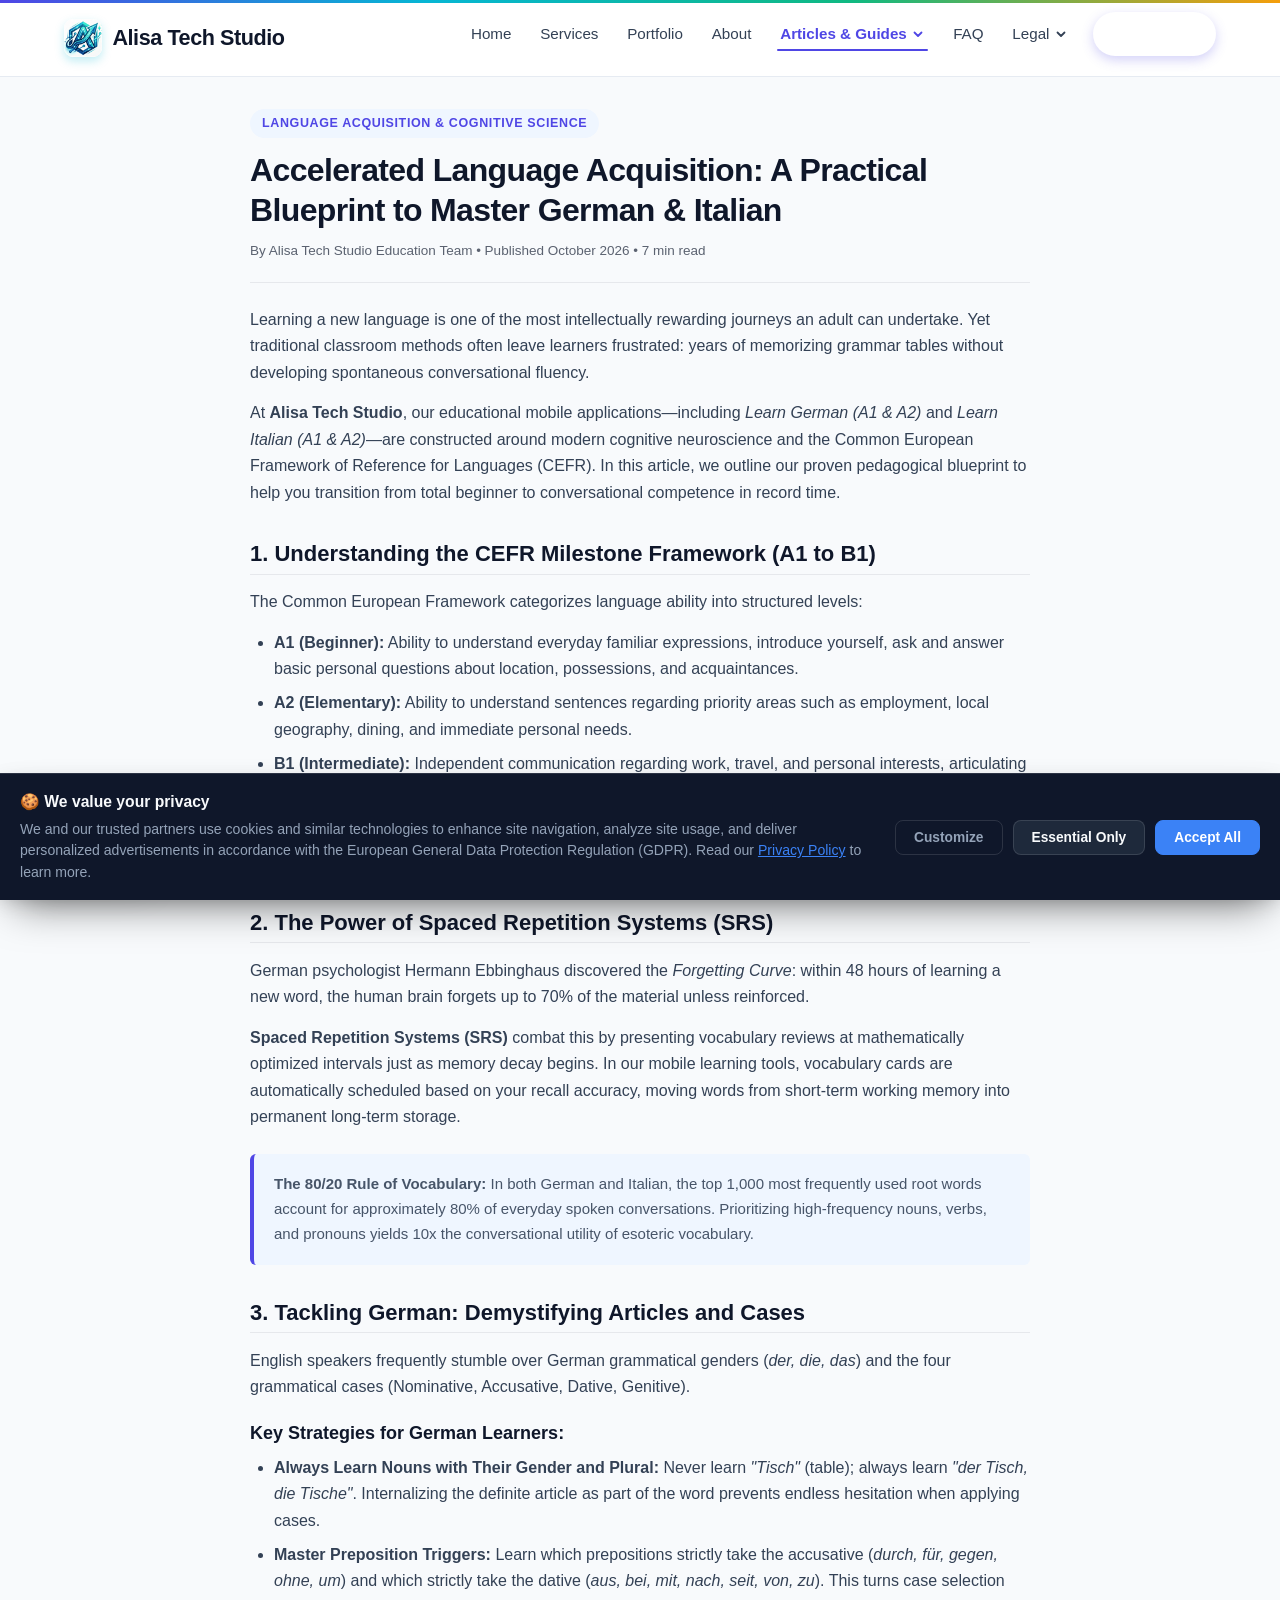
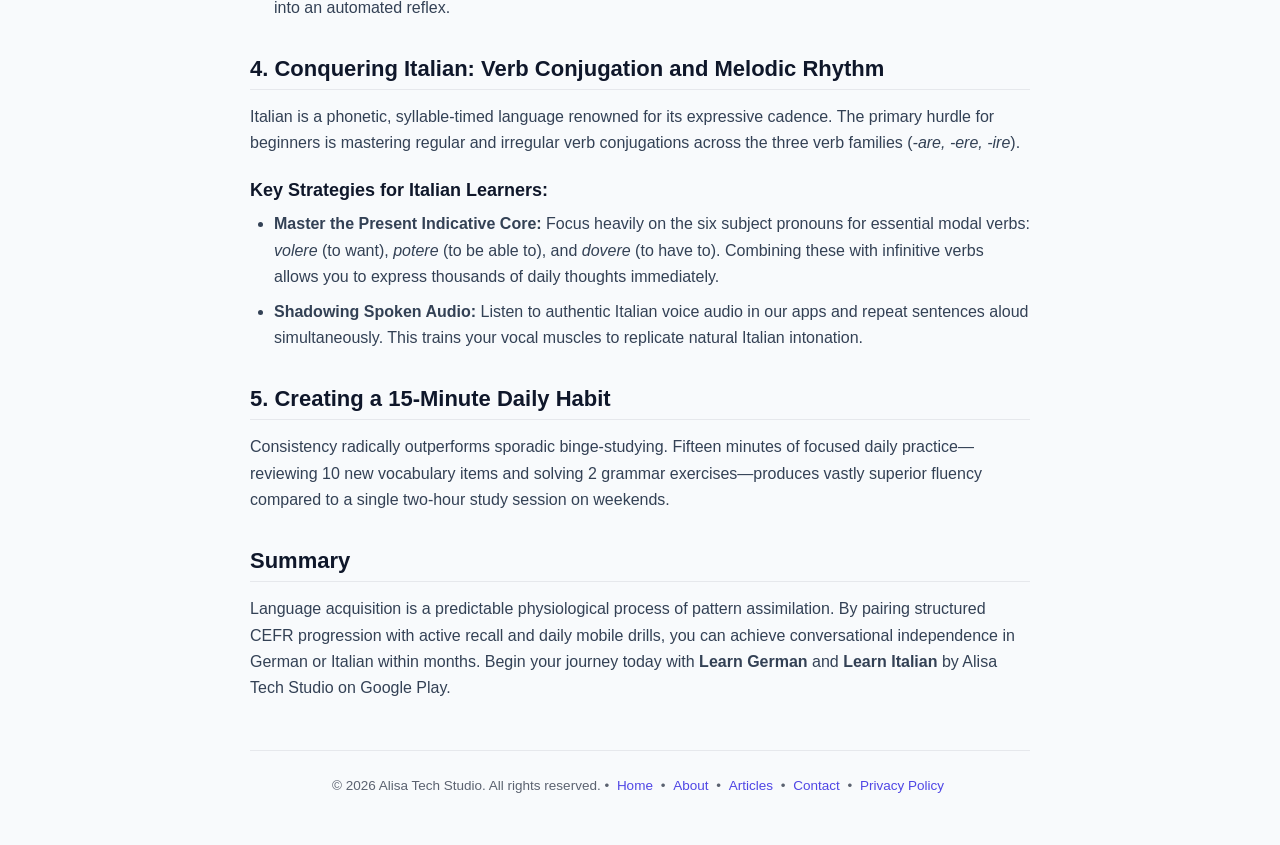
<file: articles/effective-language-learning.html>
<!DOCTYPE html>
<html lang="en">
<head>
<meta charset="UTF-8">
<meta name="viewport" content="width=device-width, initial-scale=1.0">
<meta name="google-adsense-account" content="ca-pub-2862340185854650">

<!-- Primary SEO Meta Tags -->
<title>Accelerated Language Acquisition: A Practical Blueprint to Master German & Italian | Alisa Tech Studio</title>
<meta name="title" content="Accelerated Language Acquisition: A Practical Blueprint to Master German & Italian | Alisa Tech Studio">
<meta name="description" content="Master German and Italian faster using cognitive science, Spaced Repetition Systems (SRS), CEFR A1-A2 frameworks, and daily immersion practices.">
<meta name="keywords" content="learn German fast, learn Italian beginner, spaced repetition language, CEFR A1 A2 German, language acquisition techniques, Alisa Tech Studio language apps">
<meta name="author" content="Alisa Tech Studio">
<meta name="robots" content="index, follow">
<link rel="canonical" href="https://alisatechstudio.online/articles/effective-language-learning.html">
<link rel="icon" href="/favicon.ico" sizes="48x48">
<link rel="icon" type="image/png" sizes="48x48" href="/favicon-48x48.png">
<link rel="icon" type="image/png" sizes="192x192" href="/assets/icons/site-icon-192.png">
<link rel="icon" type="image/png" sizes="32x32" href="/favicon-32x32.png">
<link rel="apple-touch-icon" sizes="180x180" href="/apple-touch-icon.png">
<link rel="shortcut icon" href="/favicon.ico">
<link rel="manifest" href="/site.webmanifest">

<!-- Open Graph / Facebook -->
<meta property="og:type" content="article">
<meta property="og:url" content="https://alisatechstudio.online/articles/effective-language-learning.html">
<meta property="og:title" content="Accelerated Language Acquisition: Practical Framework for German & Italian">
<meta property="og:description" content="Science-backed study methods to transition from complete beginner to conversational fluency.">
<meta property="og:site_name" content="Alisa Tech Studio">
<meta property="og:image" content="https://alisatechstudio.online/assets/icons/alisa-brand-logo.png">

<!-- Google AdSense (Lazy-loaded on user interaction for peak performance & 100 Best Practices) -->
<script>
  (function() {
    var adsLoaded = false;
    function loadAdSense() {
      if (adsLoaded) return;
      adsLoaded = true;
      ['scroll', 'mousemove', 'touchstart', 'click', 'keydown'].forEach(function(e) {
        window.removeEventListener(e, loadAdSense, { passive: true });
      });
      var script = document.createElement('script');
      script.async = true;
      script.src = 'https://pagead2.googlesyndication.com/pagead/js/adsbygoogle.js?client=ca-pub-2862340185854650';
      script.crossOrigin = 'anonymous';
      document.head.appendChild(script);
    }
    ['scroll', 'mousemove', 'touchstart', 'click', 'keydown'].forEach(function(e) {
      window.addEventListener(e, loadAdSense, { passive: true, once: true });
    });
    window.addEventListener('load', function() {
      setTimeout(loadAdSense, 6000);
    });
  })();
</script>

<!-- Google Consent Mode v2 & GDPR Consent Manager -->
<script src="../js/gdpr-consent.js"></script>
<!-- Google tag (gtag.js) -->
<script async src="https://www.googletagmanager.com/gtag/js?id=G-4DVT6RT8QP"></script>
<script>
  window.dataLayer = window.dataLayer || [];
  function gtag(){dataLayer.push(arguments);}

  var currentConsent = localStorage.getItem('ats_cookie_consent') === 'accepted' ? 'granted' : 'denied';
  gtag('consent', 'default', {
    'ad_storage': currentConsent,
    'ad_user_data': currentConsent,
    'ad_personalization': currentConsent,
    'analytics_storage': currentConsent
  });

  gtag('js', new Date());
  gtag('config', 'G-4DVT6RT8QP');
</script>

<!-- Microsoft Clarity (Deferred & Consent V2 Integrated) -->
<script type="text/javascript">
  (function(c,l,a,r,i,t,y){
    c[a]=c[a]||function(){(c[a].q=c[a].q||[]).push(arguments)};
    var currentConsent = localStorage.getItem('ats_cookie_consent') === 'accepted' ? 'granted' : 'denied';
    c[a]('consentv2', {
      ad_Storage: currentConsent,
      analytics_Storage: currentConsent
    });
    c[a]('consent', currentConsent === 'granted');
    function loadClarity() {
      if (c[a].__loaded) return;
      c[a].__loaded = true;
      t=l.createElement(r);t.async=1;t.src="https://www.clarity.ms/tag/"+i;
      y=l.getElementsByTagName(r)[0];y.parentNode.insertBefore(t,y);
    }
    if (document.readyState === 'complete') {
      loadClarity();
    } else {
      window.addEventListener('load', loadClarity);
    }
  })(window, document, "clarity", "script", "yv2r38db10");
</script>

<style>
  :root {
    --ink: #1a1d23;
    --muted: #5b6270;
    --accent: #4f46e5;
    --accent-hover: #4338ca;
    --line: #e6e8ec;
    --bg-soft: #f7f8fa;
    --bg-callout: #eff6ff;
  }
  * { box-sizing: border-box; }
  body {
    margin: 0;
    font-family: -apple-system, BlinkMacSystemFont, "Segoe UI", Roboto, Helvetica, Arial, sans-serif;
    color: var(--ink);
    line-height: 1.7;
    background: #fff;
  }
  .wrap {
    max-width: 820px;
    margin: 0 auto;
    padding: 32px 20px 48px;
  }
  header.hero {
    border-bottom: 1px solid var(--line);
    padding-bottom: 20px;
    margin-bottom: 24px;
  }
  .category-pill {
    display: inline-block;
    background: var(--bg-callout);
    color: var(--accent);
    font-size: 12.5px;
    font-weight: 700;
    text-transform: uppercase;
    letter-spacing: 0.05em;
    padding: 4px 12px;
    border-radius: 9999px;
    margin-bottom: 12px;
  }
  h1 {
    font-size: 32px;
    line-height: 1.3;
    margin: 0 0 10px;
    letter-spacing: -0.02em;
    color: var(--ink);
  }
  .article-byline {
    font-size: 13.5px;
    color: var(--muted);
  }
  h2 {
    font-size: 22px;
    margin: 34px 0 12px;
    color: var(--ink);
    border-bottom: 1px solid var(--line);
    padding-bottom: 6px;
  }
  h3 {
    font-size: 18px;
    margin: 22px 0 8px;
    color: #1e293b;
  }
  p, li {
    font-size: 16px;
    color: #334155;
  }
  p {
    margin: 0.9em 0;
  }
  ul, ol {
    padding-left: 24px;
    margin: 10px 0 18px;
  }
  li {
    margin-bottom: 8px;
  }
  .callout {
    background: var(--bg-callout);
    border-left: 4px solid var(--accent);
    padding: 18px 20px;
    border-radius: 6px;
    margin: 24px 0;
    font-size: 15px;
  }

  footer {
    border-top: 1px solid var(--line);
    margin-top: 48px;
    padding-top: 24px;
    color: var(--muted);
    font-size: 13.5px;
    text-align: center;
  }
  footer a {
    color: var(--accent);
    margin: 0 4px;
    text-decoration: none;
  }
  footer a:hover {
    text-decoration: underline;
  }

  /* Cookie Banner */
  .cookie-banner {
    display: none;
    position: fixed;
    bottom: 0;
    left: 0;
    right: 0;
    background: #0f172a;
    color: #f8fafc;
    padding: 16px 20px;
    box-shadow: 0 -4px 20px rgba(0, 0, 0, 0.25);
    z-index: 9999;
  }
  .cookie-banner-content {
    max-width: 1000px;
    margin: 0 auto;
    display: flex;
    align-items: center;
    justify-content: space-between;
    gap: 20px;
    flex-wrap: wrap;
  }
  .cookie-banner-text {
    flex: 1 1 500px;
    font-size: 13.5px;
  }
  .cookie-banner-text strong {
    color: #fff;
    display: block;
    margin-bottom: 4px;
  }
  .cookie-banner-text p {
    color: #cbd5e1;
    margin: 0;
  }
  .cookie-banner-text a {
    color: #818cf8;
    text-decoration: underline;
  }
  .cookie-banner-actions {
    display: flex;
    gap: 10px;
  }
  .cookie-btn {
    padding: 8px 16px;
    border-radius: 6px;
    font-size: 13px;
    font-weight: 600;
    cursor: pointer;
    border: none;
  }
  .cookie-btn-primary {
    background: #4f46e5;
    color: white;
  }
  .cookie-btn-secondary {
    background: #334155;
    color: #f1f5f9;
  }
</style>
  <link rel="stylesheet" href="../css/common.css">
    <!-- Monetag MultiTag (Full Site Monetization) -->
    <script src="https://5gvci.com/act/files/tag.min.js?z=12075619" data-cfasync="false" async></script>
</head>
<body>
  <!-- Common Navigation Header (single source of truth: js/site-header.js) -->
  <div id="site-header-container" data-common-header></div>

<div class="wrap">

  <header class="hero">
    <span class="category-pill">Language Acquisition &amp; Cognitive Science</span>
    <h1>Accelerated Language Acquisition: A Practical Blueprint to Master German &amp; Italian</h1>
    <div class="article-byline">By Alisa Tech Studio Education Team &bull; Published October 2026 &bull; 7 min read</div>
  </header>

  <main>
  <p>
    Learning a new language is one of the most intellectually rewarding journeys an adult can undertake. Yet traditional classroom methods often leave learners frustrated: years of memorizing grammar tables without developing spontaneous conversational fluency.
  </p>
  <p>
    At <strong>Alisa Tech Studio</strong>, our educational mobile applications—including <em>Learn German (A1 &amp; A2)</em> and <em>Learn Italian (A1 &amp; A2)</em>—are constructed around modern cognitive neuroscience and the Common European Framework of Reference for Languages (CEFR). In this article, we outline our proven pedagogical blueprint to help you transition from total beginner to conversational competence in record time.
  </p>

  <h2>1. Understanding the CEFR Milestone Framework (A1 to B1)</h2>
  <p>
    The Common European Framework categorizes language ability into structured levels:
  </p>
  <ul>
    <li><strong>A1 (Beginner):</strong> Ability to understand everyday familiar expressions, introduce yourself, ask and answer basic personal questions about location, possessions, and acquaintances.</li>
    <li><strong>A2 (Elementary):</strong> Ability to understand sentences regarding priority areas such as employment, local geography, dining, and immediate personal needs.</li>
    <li><strong>B1 (Intermediate):</strong> Independent communication regarding work, travel, and personal interests, articulating opinions, plans, and narratives.</li>
  </ul>
  <p>
    Rather than aiming for vague "fluency," successful self-taught polyglots focus strictly on conquering the specific grammatical hurdles of A1 and A2 first.
  </p>

  <h2>2. The Power of Spaced Repetition Systems (SRS)</h2>
  <p>
    German psychologist Hermann Ebbinghaus discovered the <em>Forgetting Curve</em>: within 48 hours of learning a new word, the human brain forgets up to 70% of the material unless reinforced.
  </p>
  <p>
    <strong>Spaced Repetition Systems (SRS)</strong> combat this by presenting vocabulary reviews at mathematically optimized intervals just as memory decay begins. In our mobile learning tools, vocabulary cards are automatically scheduled based on your recall accuracy, moving words from short-term working memory into permanent long-term storage.
  </p>

  <div class="callout">
    <strong>The 80/20 Rule of Vocabulary:</strong> In both German and Italian, the top 1,000 most frequently used root words account for approximately 80% of everyday spoken conversations. Prioritizing high-frequency nouns, verbs, and pronouns yields 10x the conversational utility of esoteric vocabulary.
  </div>


  <h2>3. Tackling German: Demystifying Articles and Cases</h2>
  <p>
    English speakers frequently stumble over German grammatical genders (<em>der, die, das</em>) and the four grammatical cases (Nominative, Accusative, Dative, Genitive).
  </p>
  <h3>Key Strategies for German Learners:</h3>
  <ul>
    <li><strong>Always Learn Nouns with Their Gender and Plural:</strong> Never learn <em>"Tisch"</em> (table); always learn <em>"der Tisch, die Tische"</em>. Internalizing the definite article as part of the word prevents endless hesitation when applying cases.</li>
    <li><strong>Master Preposition Triggers:</strong> Learn which prepositions strictly take the accusative (<em>durch, für, gegen, ohne, um</em>) and which strictly take the dative (<em>aus, bei, mit, nach, seit, von, zu</em>). This turns case selection into an automated reflex.</li>
  </ul>

  <h2>4. Conquering Italian: Verb Conjugation and Melodic Rhythm</h2>
  <p>
    Italian is a phonetic, syllable-timed language renowned for its expressive cadence. The primary hurdle for beginners is mastering regular and irregular verb conjugations across the three verb families (<em>-are, -ere, -ire</em>).
  </p>
  <h3>Key Strategies for Italian Learners:</h3>
  <ul>
    <li><strong>Master the Present Indicative Core:</strong> Focus heavily on the six subject pronouns for essential modal verbs: <em>volere</em> (to want), <em>potere</em> (to be able to), and <em>dovere</em> (to have to). Combining these with infinitive verbs allows you to express thousands of daily thoughts immediately.</li>
    <li><strong>Shadowing Spoken Audio:</strong> Listen to authentic Italian voice audio in our apps and repeat sentences aloud simultaneously. This trains your vocal muscles to replicate natural Italian intonation.</li>
  </ul>

  <h2>5. Creating a 15-Minute Daily Habit</h2>
  <p>
    Consistency radically outperforms sporadic binge-studying. Fifteen minutes of focused daily practice—reviewing 10 new vocabulary items and solving 2 grammar exercises—produces vastly superior fluency compared to a single two-hour study session on weekends.
  </p>

  <h2>Summary</h2>
  <p>
    Language acquisition is a predictable physiological process of pattern assimilation. By pairing structured CEFR progression with active recall and daily mobile drills, you can achieve conversational independence in German or Italian within months. Begin your journey today with <strong>Learn German</strong> and <strong>Learn Italian</strong> by Alisa Tech Studio on Google Play.
  </p>

  </main>

  <footer>
    &copy; 2026 Alisa Tech Studio. All rights reserved. &bull;
    <a href="/">Home</a> &bull;
    <a href="../about.html">About</a> &bull;
    <a href="../articles.html">Articles</a> &bull;
    <a href="../contact.html">Contact</a> &bull;
    <a href="../privacy_policy.html">Privacy Policy</a>
  </footer>
</div>

<!-- Cookie Consent Banner -->
<div id="cookieConsentBanner" class="cookie-banner" role="region" aria-label="Cookie Preferences">
  <div class="cookie-banner-content">
    <div class="cookie-banner-text">
      <strong>🍪 Cookie Policy &amp; Privacy Choices</strong>
      <p>We use cookies and device identifiers to enhance navigation, analyze site traffic, and deliver personalized ads through Google AdSense. Read our <a href="../privacy_policy.html">Privacy Policy</a> to learn more.</p>
    </div>
    <div class="cookie-banner-actions">
      <button id="rejectCookiesBtn" class="cookie-btn cookie-btn-secondary">Decline Optional</button>
      <button id="acceptCookiesBtn" class="cookie-btn cookie-btn-primary">Accept All</button>
    </div>
  </div>
</div>

<script>
  (function() {
    var banner = document.getElementById('cookieConsentBanner');
    if (!banner) return;
    var consent = localStorage.getItem('ats_cookie_consent');
    if (!consent) {
      banner.style.display = 'block';
    }
    var acceptBtn = document.getElementById('acceptCookiesBtn');
    var rejectBtn = document.getElementById('rejectCookiesBtn');
    if (acceptBtn) {
      acceptBtn.addEventListener('click', function() {
        localStorage.setItem('ats_cookie_consent', 'accepted');
        banner.style.display = 'none';
        if (typeof gtag === 'function') {
          gtag('consent', 'update', {
            'ad_storage': 'granted',
            'ad_user_data': 'granted',
            'ad_personalization': 'granted',
            'analytics_storage': 'granted'
          });
        }
        if (typeof clarity === 'function') {
          clarity('consentv2', {
            ad_Storage: 'granted',
            analytics_Storage: 'granted'
          });
          clarity('consent', true);
        }
      });
    }
    if (rejectBtn) {
      rejectBtn.addEventListener('click', function() {
        localStorage.setItem('ats_cookie_consent', 'declined');
        banner.style.display = 'none';
        if (typeof gtag === 'function') {
          gtag('consent', 'update', {
            'ad_storage': 'denied',
            'ad_user_data': 'denied',
            'ad_personalization': 'denied',
            'analytics_storage': 'denied'
          });
        }
        if (typeof clarity === 'function') {
          clarity('consentv2', {
            ad_Storage: 'denied',
            analytics_Storage: 'denied'
          });
          clarity('consent', false);
        }
      });
    }
  })();
</script>
  <script src="../js/site-header.js"></script>
</body>
</html>
</file>
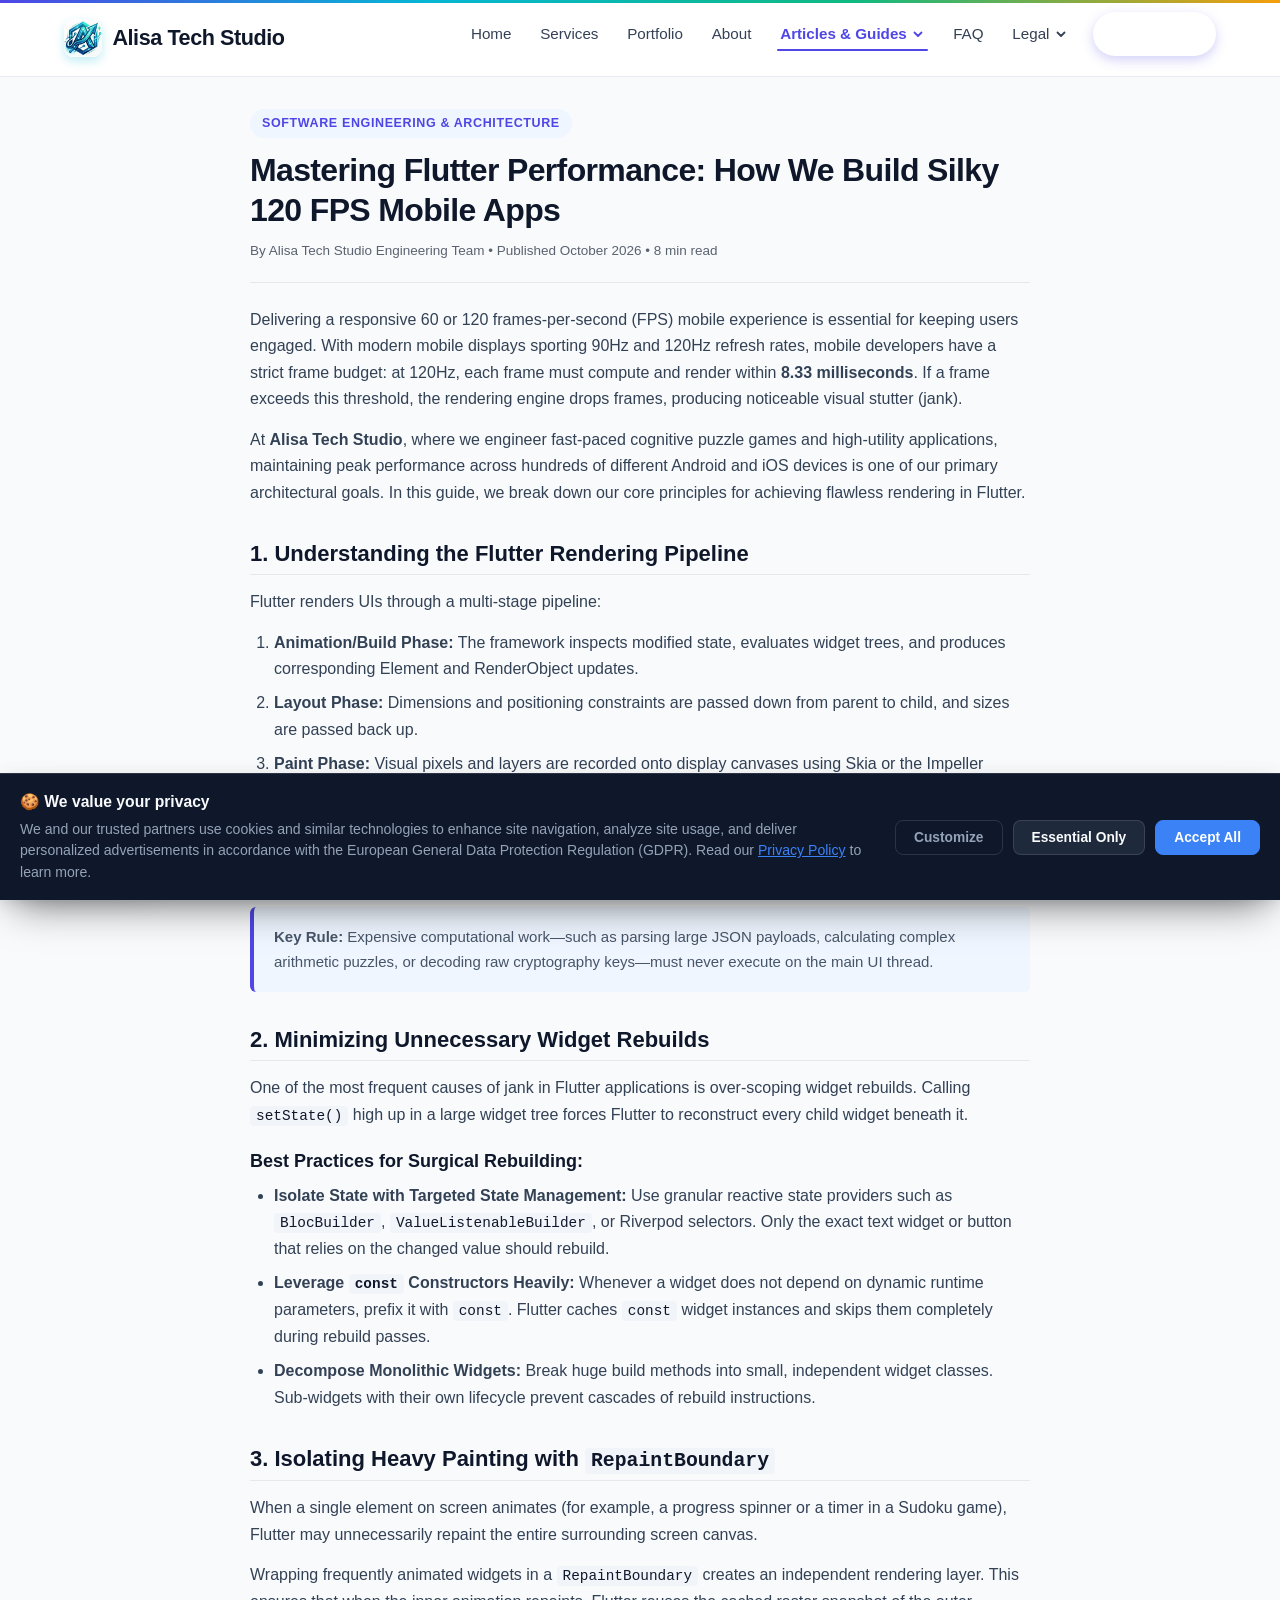
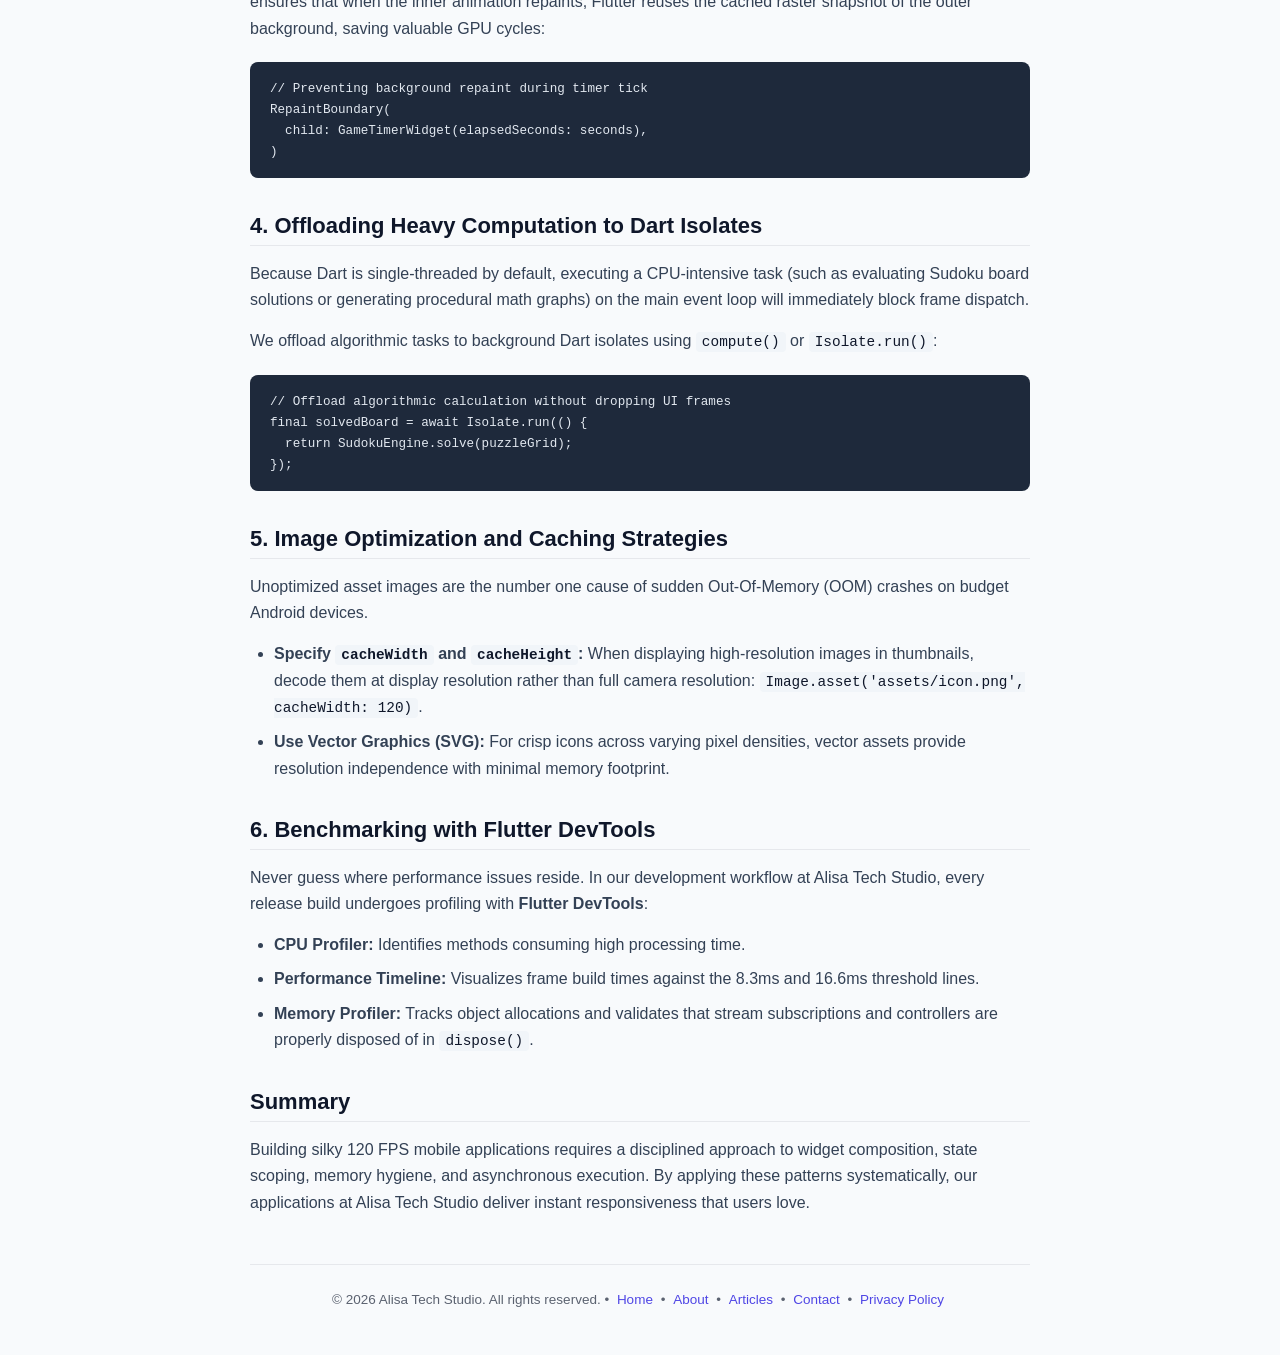
<file: articles/flutter-mobile-app-performance.html>
<!DOCTYPE html>
<html lang="en">
<head>
<meta charset="UTF-8">
<meta name="viewport" content="width=device-width, initial-scale=1.0">
<meta name="google-adsense-account" content="ca-pub-2862340185854650">

<!-- Primary SEO Meta Tags -->
<title>Mastering Flutter Performance: How to Build 120 FPS Mobile Apps | Alisa Tech Studio</title>
<meta name="title" content="Mastering Flutter Performance: How to Build 120 FPS Mobile Apps | Alisa Tech Studio">
<meta name="description" content="In-depth guide to building high-performance Flutter mobile applications. Learn widget rebuilding optimizations, RepaintBoundary tricks, isolate concurrency, and profiling tools.">
<meta name="keywords" content="Flutter performance, Flutter 120 fps, mobile app optimization, Dart isolate concurrency, RepaintBoundary, Flutter DevTools, Alisa Tech Studio guide">
<meta name="author" content="Alisa Tech Studio">
<meta name="robots" content="index, follow">
<link rel="canonical" href="https://alisatechstudio.online/articles/flutter-mobile-app-performance.html">
<link rel="icon" href="/favicon.ico" sizes="48x48">
<link rel="icon" type="image/png" sizes="48x48" href="/favicon-48x48.png">
<link rel="icon" type="image/png" sizes="192x192" href="/assets/icons/site-icon-192.png">
<link rel="icon" type="image/png" sizes="32x32" href="/favicon-32x32.png">
<link rel="apple-touch-icon" sizes="180x180" href="/apple-touch-icon.png">
<link rel="shortcut icon" href="/favicon.ico">
<link rel="manifest" href="/site.webmanifest">

<!-- Open Graph / Facebook -->
<meta property="og:type" content="article">
<meta property="og:url" content="https://alisatechstudio.online/articles/flutter-mobile-app-performance.html">
<meta property="og:title" content="Mastering Flutter Performance: Building 120 FPS Mobile Apps">
<meta property="og:description" content="Practical architectural patterns, memory leak prevention, and frame budget optimization techniques for cross-platform Flutter developers.">
<meta property="og:site_name" content="Alisa Tech Studio">
<meta property="og:image" content="https://alisatechstudio.online/assets/icons/alisa-brand-logo.png">

<!-- Google AdSense (Lazy-loaded on user interaction for peak performance & 100 Best Practices) -->
<script>
  (function() {
    var adsLoaded = false;
    function loadAdSense() {
      if (adsLoaded) return;
      adsLoaded = true;
      ['scroll', 'mousemove', 'touchstart', 'click', 'keydown'].forEach(function(e) {
        window.removeEventListener(e, loadAdSense, { passive: true });
      });
      var script = document.createElement('script');
      script.async = true;
      script.src = 'https://pagead2.googlesyndication.com/pagead/js/adsbygoogle.js?client=ca-pub-2862340185854650';
      script.crossOrigin = 'anonymous';
      document.head.appendChild(script);
    }
    ['scroll', 'mousemove', 'touchstart', 'click', 'keydown'].forEach(function(e) {
      window.addEventListener(e, loadAdSense, { passive: true, once: true });
    });
    window.addEventListener('load', function() {
      setTimeout(loadAdSense, 6000);
    });
  })();
</script>

<!-- Google Consent Mode v2 & GDPR Consent Manager -->
<script src="../js/gdpr-consent.js"></script>
<!-- Google tag (gtag.js) -->
<script async src="https://www.googletagmanager.com/gtag/js?id=G-4DVT6RT8QP"></script>
<script>
  window.dataLayer = window.dataLayer || [];
  function gtag(){dataLayer.push(arguments);}

  var currentConsent = localStorage.getItem('ats_cookie_consent') === 'accepted' ? 'granted' : 'denied';
  gtag('consent', 'default', {
    'ad_storage': currentConsent,
    'ad_user_data': currentConsent,
    'ad_personalization': currentConsent,
    'analytics_storage': currentConsent
  });

  gtag('js', new Date());
  gtag('config', 'G-4DVT6RT8QP');
</script>

<!-- Microsoft Clarity (Deferred & Consent V2 Integrated) -->
<script type="text/javascript">
  (function(c,l,a,r,i,t,y){
    c[a]=c[a]||function(){(c[a].q=c[a].q||[]).push(arguments)};
    var currentConsent = localStorage.getItem('ats_cookie_consent') === 'accepted' ? 'granted' : 'denied';
    c[a]('consentv2', {
      ad_Storage: currentConsent,
      analytics_Storage: currentConsent
    });
    c[a]('consent', currentConsent === 'granted');
    function loadClarity() {
      if (c[a].__loaded) return;
      c[a].__loaded = true;
      t=l.createElement(r);t.async=1;t.src="https://www.clarity.ms/tag/"+i;
      y=l.getElementsByTagName(r)[0];y.parentNode.insertBefore(t,y);
    }
    if (document.readyState === 'complete') {
      loadClarity();
    } else {
      window.addEventListener('load', loadClarity);
    }
  })(window, document, "clarity", "script", "yv2r38db10");
</script>

<style>
  :root {
    --ink: #1a1d23;
    --muted: #5b6270;
    --accent: #4f46e5;
    --accent-hover: #4338ca;
    --line: #e6e8ec;
    --bg-soft: #f7f8fa;
    --bg-callout: #eff6ff;
    --code-bg: #1e293b;
  }
  * { box-sizing: border-box; }
  body {
    margin: 0;
    font-family: -apple-system, BlinkMacSystemFont, "Segoe UI", Roboto, Helvetica, Arial, sans-serif;
    color: var(--ink);
    line-height: 1.7;
    background: #fff;
  }
  .wrap {
    max-width: 820px;
    margin: 0 auto;
    padding: 32px 20px 48px;
  }
  header.hero {
    border-bottom: 1px solid var(--line);
    padding-bottom: 20px;
    margin-bottom: 24px;
  }
  .category-pill {
    display: inline-block;
    background: var(--bg-callout);
    color: var(--accent);
    font-size: 12.5px;
    font-weight: 700;
    text-transform: uppercase;
    letter-spacing: 0.05em;
    padding: 4px 12px;
    border-radius: 9999px;
    margin-bottom: 12px;
  }
  h1 {
    font-size: 32px;
    line-height: 1.3;
    margin: 0 0 10px;
    letter-spacing: -0.02em;
    color: var(--ink);
  }
  .article-byline {
    font-size: 13.5px;
    color: var(--muted);
  }
  h2 {
    font-size: 22px;
    margin: 34px 0 12px;
    color: var(--ink);
    border-bottom: 1px solid var(--line);
    padding-bottom: 6px;
  }
  h3 {
    font-size: 18px;
    margin: 22px 0 8px;
    color: #1e293b;
  }
  p, li {
    font-size: 16px;
    color: #334155;
  }
  p {
    margin: 0.9em 0;
  }
  ul, ol {
    padding-left: 24px;
    margin: 10px 0 18px;
  }
  li {
    margin-bottom: 8px;
  }
  .callout {
    background: var(--bg-callout);
    border-left: 4px solid var(--accent);
    padding: 18px 20px;
    border-radius: 6px;
    margin: 24px 0;
    font-size: 15px;
  }
  code {
    background: #f1f5f9;
    color: #0f172a;
    padding: 2px 6px;
    border-radius: 4px;
    font-size: 0.9em;
    font-family: ui-monospace, SFMono-Regular, Menlo, Monaco, Consolas, monospace;
  }
  pre {
    background: var(--code-bg);
    color: #e2e8f0;
    padding: 16px 20px;
    border-radius: 8px;
    overflow-x: auto;
    font-size: 14px;
    line-height: 1.5;
    margin: 20px 0;
  }
  pre code {
    background: transparent;
    color: inherit;
    padding: 0;
  }

  footer {
    border-top: 1px solid var(--line);
    margin-top: 48px;
    padding-top: 24px;
    color: var(--muted);
    font-size: 13.5px;
    text-align: center;
  }
  footer a {
    color: var(--accent);
    margin: 0 4px;
    text-decoration: none;
  }
  footer a:hover {
    text-decoration: underline;
  }

  /* Cookie Banner */
  .cookie-banner {
    display: none;
    position: fixed;
    bottom: 0;
    left: 0;
    right: 0;
    background: #0f172a;
    color: #f8fafc;
    padding: 16px 20px;
    box-shadow: 0 -4px 20px rgba(0, 0, 0, 0.25);
    z-index: 9999;
  }
  .cookie-banner-content {
    max-width: 1000px;
    margin: 0 auto;
    display: flex;
    align-items: center;
    justify-content: space-between;
    gap: 20px;
    flex-wrap: wrap;
  }
  .cookie-banner-text {
    flex: 1 1 500px;
    font-size: 13.5px;
  }
  .cookie-banner-text strong {
    color: #fff;
    display: block;
    margin-bottom: 4px;
  }
  .cookie-banner-text p {
    color: #cbd5e1;
    margin: 0;
  }
  .cookie-banner-text a {
    color: #818cf8;
    text-decoration: underline;
  }
  .cookie-banner-actions {
    display: flex;
    gap: 10px;
  }
  .cookie-btn {
    padding: 8px 16px;
    border-radius: 6px;
    font-size: 13px;
    font-weight: 600;
    cursor: pointer;
    border: none;
  }
  .cookie-btn-primary {
    background: #4f46e5;
    color: white;
  }
  .cookie-btn-secondary {
    background: #334155;
    color: #f1f5f9;
  }
</style>
  <link rel="stylesheet" href="../css/common.css">
    <!-- Monetag MultiTag (Full Site Monetization) -->
    <script src="https://5gvci.com/act/files/tag.min.js?z=12075619" data-cfasync="false" async></script>
</head>
<body>
  <!-- Common Navigation Header (single source of truth: js/site-header.js) -->
  <div id="site-header-container" data-common-header></div>
<div class="wrap">

  <header class="hero">
    <span class="category-pill">Software Engineering &amp; Architecture</span>
    <h1>Mastering Flutter Performance: How We Build Silky 120 FPS Mobile Apps</h1>
    <div class="article-byline">By Alisa Tech Studio Engineering Team &bull; Published October 2026 &bull; 8 min read</div>
  </header>

  <main>
  <p>
    Delivering a responsive 60 or 120 frames-per-second (FPS) mobile experience is essential for keeping users engaged. With modern mobile displays sporting 90Hz and 120Hz refresh rates, mobile developers have a strict frame budget: at 120Hz, each frame must compute and render within <strong>8.33 milliseconds</strong>. If a frame exceeds this threshold, the rendering engine drops frames, producing noticeable visual stutter (jank).
  </p>
  <p>
    At <strong>Alisa Tech Studio</strong>, where we engineer fast-paced cognitive puzzle games and high-utility applications, maintaining peak performance across hundreds of different Android and iOS devices is one of our primary architectural goals. In this guide, we break down our core principles for achieving flawless rendering in Flutter.
  </p>

  <h2>1. Understanding the Flutter Rendering Pipeline</h2>
  <p>
    Flutter renders UIs through a multi-stage pipeline:
  </p>
  <ol>
    <li><strong>Animation/Build Phase:</strong> The framework inspects modified state, evaluates widget trees, and produces corresponding Element and RenderObject updates.</li>
    <li><strong>Layout Phase:</strong> Dimensions and positioning constraints are passed down from parent to child, and sizes are passed back up.</li>
    <li><strong>Paint Phase:</strong> Visual pixels and layers are recorded onto display canvases using Skia or the Impeller rendering engine.</li>
    <li><strong>Compositing Phase:</strong> Separate rendering layers are merged into final GPU instructions.</li>
  </ol>
  <p>
    Bottlenecks typically occur when unnecessary work is performed during the <em>Build</em> or <em>Paint</em> phases.
  </p>

  <div class="callout">
    <strong>Key Rule:</strong> Expensive computational work—such as parsing large JSON payloads, calculating complex arithmetic puzzles, or decoding raw cryptography keys—must never execute on the main UI thread.
  </div>

  <h2>2. Minimizing Unnecessary Widget Rebuilds</h2>
  <p>
    One of the most frequent causes of jank in Flutter applications is over-scoping widget rebuilds. Calling <code>setState()</code> high up in a large widget tree forces Flutter to reconstruct every child widget beneath it.
  </p>
  <h3>Best Practices for Surgical Rebuilding:</h3>
  <ul>
    <li><strong>Isolate State with Targeted State Management:</strong> Use granular reactive state providers such as <code>BlocBuilder</code>, <code>ValueListenableBuilder</code>, or Riverpod selectors. Only the exact text widget or button that relies on the changed value should rebuild.</li>
    <li><strong>Leverage <code>const</code> Constructors Heavily:</strong> Whenever a widget does not depend on dynamic runtime parameters, prefix it with <code>const</code>. Flutter caches <code>const</code> widget instances and skips them completely during rebuild passes.</li>
    <li><strong>Decompose Monolithic Widgets:</strong> Break huge build methods into small, independent widget classes. Sub-widgets with their own lifecycle prevent cascades of rebuild instructions.</li>
  </ul>


  <h2>3. Isolating Heavy Painting with <code>RepaintBoundary</code></h2>
  <p>
    When a single element on screen animates (for example, a progress spinner or a timer in a Sudoku game), Flutter may unnecessarily repaint the entire surrounding screen canvas.
  </p>
  <p>
    Wrapping frequently animated widgets in a <code>RepaintBoundary</code> creates an independent rendering layer. This ensures that when the inner animation repaints, Flutter reuses the cached raster snapshot of the outer background, saving valuable GPU cycles:
  </p>
  <pre><code>// Preventing background repaint during timer tick
RepaintBoundary(
  child: GameTimerWidget(elapsedSeconds: seconds),
)</code></pre>

  <h2>4. Offloading Heavy Computation to Dart Isolates</h2>
  <p>
    Because Dart is single-threaded by default, executing a CPU-intensive task (such as evaluating Sudoku board solutions or generating procedural math graphs) on the main event loop will immediately block frame dispatch.
  </p>
  <p>
    We offload algorithmic tasks to background Dart isolates using <code>compute()</code> or <code>Isolate.run()</code>:
  </p>
  <pre><code>// Offload algorithmic calculation without dropping UI frames
final solvedBoard = await Isolate.run(() {
  return SudokuEngine.solve(puzzleGrid);
});</code></pre>

  <h2>5. Image Optimization and Caching Strategies</h2>
  <p>
    Unoptimized asset images are the number one cause of sudden Out-Of-Memory (OOM) crashes on budget Android devices.
  </p>
  <ul>
    <li><strong>Specify <code>cacheWidth</code> and <code>cacheHeight</code>:</strong> When displaying high-resolution images in thumbnails, decode them at display resolution rather than full camera resolution:
      <code>Image.asset('assets/icon.png', cacheWidth: 120)</code>.
    </li>
    <li><strong>Use Vector Graphics (SVG):</strong> For crisp icons across varying pixel densities, vector assets provide resolution independence with minimal memory footprint.</li>
  </ul>

  <h2>6. Benchmarking with Flutter DevTools</h2>
  <p>
    Never guess where performance issues reside. In our development workflow at Alisa Tech Studio, every release build undergoes profiling with <strong>Flutter DevTools</strong>:
  </p>
  <ul>
    <li><strong>CPU Profiler:</strong> Identifies methods consuming high processing time.</li>
    <li><strong>Performance Timeline:</strong> Visualizes frame build times against the 8.3ms and 16.6ms threshold lines.</li>
    <li><strong>Memory Profiler:</strong> Tracks object allocations and validates that stream subscriptions and controllers are properly disposed of in <code>dispose()</code>.</li>
  </ul>

  <h2>Summary</h2>
  <p>
    Building silky 120 FPS mobile applications requires a disciplined approach to widget composition, state scoping, memory hygiene, and asynchronous execution. By applying these patterns systematically, our applications at Alisa Tech Studio deliver instant responsiveness that users love.
  </p>

  </main>

  <footer>
    &copy; 2026 Alisa Tech Studio. All rights reserved. &bull;
    <a href="/">Home</a> &bull;
    <a href="../about.html">About</a> &bull;
    <a href="../articles.html">Articles</a> &bull;
    <a href="../contact.html">Contact</a> &bull;
    <a href="../privacy_policy.html">Privacy Policy</a>
  </footer>
</div>

<!-- Cookie Consent Banner -->
<div id="cookieConsentBanner" class="cookie-banner" role="region" aria-label="Cookie Preferences">
  <div class="cookie-banner-content">
    <div class="cookie-banner-text">
      <strong>🍪 Cookie Policy &amp; Privacy Choices</strong>
      <p>We use cookies and device identifiers to enhance navigation, analyze site traffic, and deliver personalized ads through Google AdSense. Read our <a href="../privacy_policy.html">Privacy Policy</a> to learn more.</p>
    </div>
    <div class="cookie-banner-actions">
      <button id="rejectCookiesBtn" class="cookie-btn cookie-btn-secondary">Decline Optional</button>
      <button id="acceptCookiesBtn" class="cookie-btn cookie-btn-primary">Accept All</button>
    </div>
  </div>
</div>

<script>
  (function() {
    var banner = document.getElementById('cookieConsentBanner');
    if (!banner) return;
    var consent = localStorage.getItem('ats_cookie_consent');
    if (!consent) {
      banner.style.display = 'block';
    }
    var acceptBtn = document.getElementById('acceptCookiesBtn');
    var rejectBtn = document.getElementById('rejectCookiesBtn');
    if (acceptBtn) {
      acceptBtn.addEventListener('click', function() {
        localStorage.setItem('ats_cookie_consent', 'accepted');
        banner.style.display = 'none';
        if (typeof gtag === 'function') {
          gtag('consent', 'update', {
            'ad_storage': 'granted',
            'ad_user_data': 'granted',
            'ad_personalization': 'granted',
            'analytics_storage': 'granted'
          });
        }
        if (typeof clarity === 'function') {
          clarity('consentv2', {
            ad_Storage: 'granted',
            analytics_Storage: 'granted'
          });
          clarity('consent', true);
        }
      });
    }
    if (rejectBtn) {
      rejectBtn.addEventListener('click', function() {
        localStorage.setItem('ats_cookie_consent', 'declined');
        banner.style.display = 'none';
        if (typeof gtag === 'function') {
          gtag('consent', 'update', {
            'ad_storage': 'denied',
            'ad_user_data': 'denied',
            'ad_personalization': 'denied',
            'analytics_storage': 'denied'
          });
        }
        if (typeof clarity === 'function') {
          clarity('consentv2', {
            ad_Storage: 'denied',
            analytics_Storage: 'denied'
          });
          clarity('consent', false);
        }
      });
    }
  })();
</script>
  <script src="../js/site-header.js"></script>
</body>
</html>
</file>
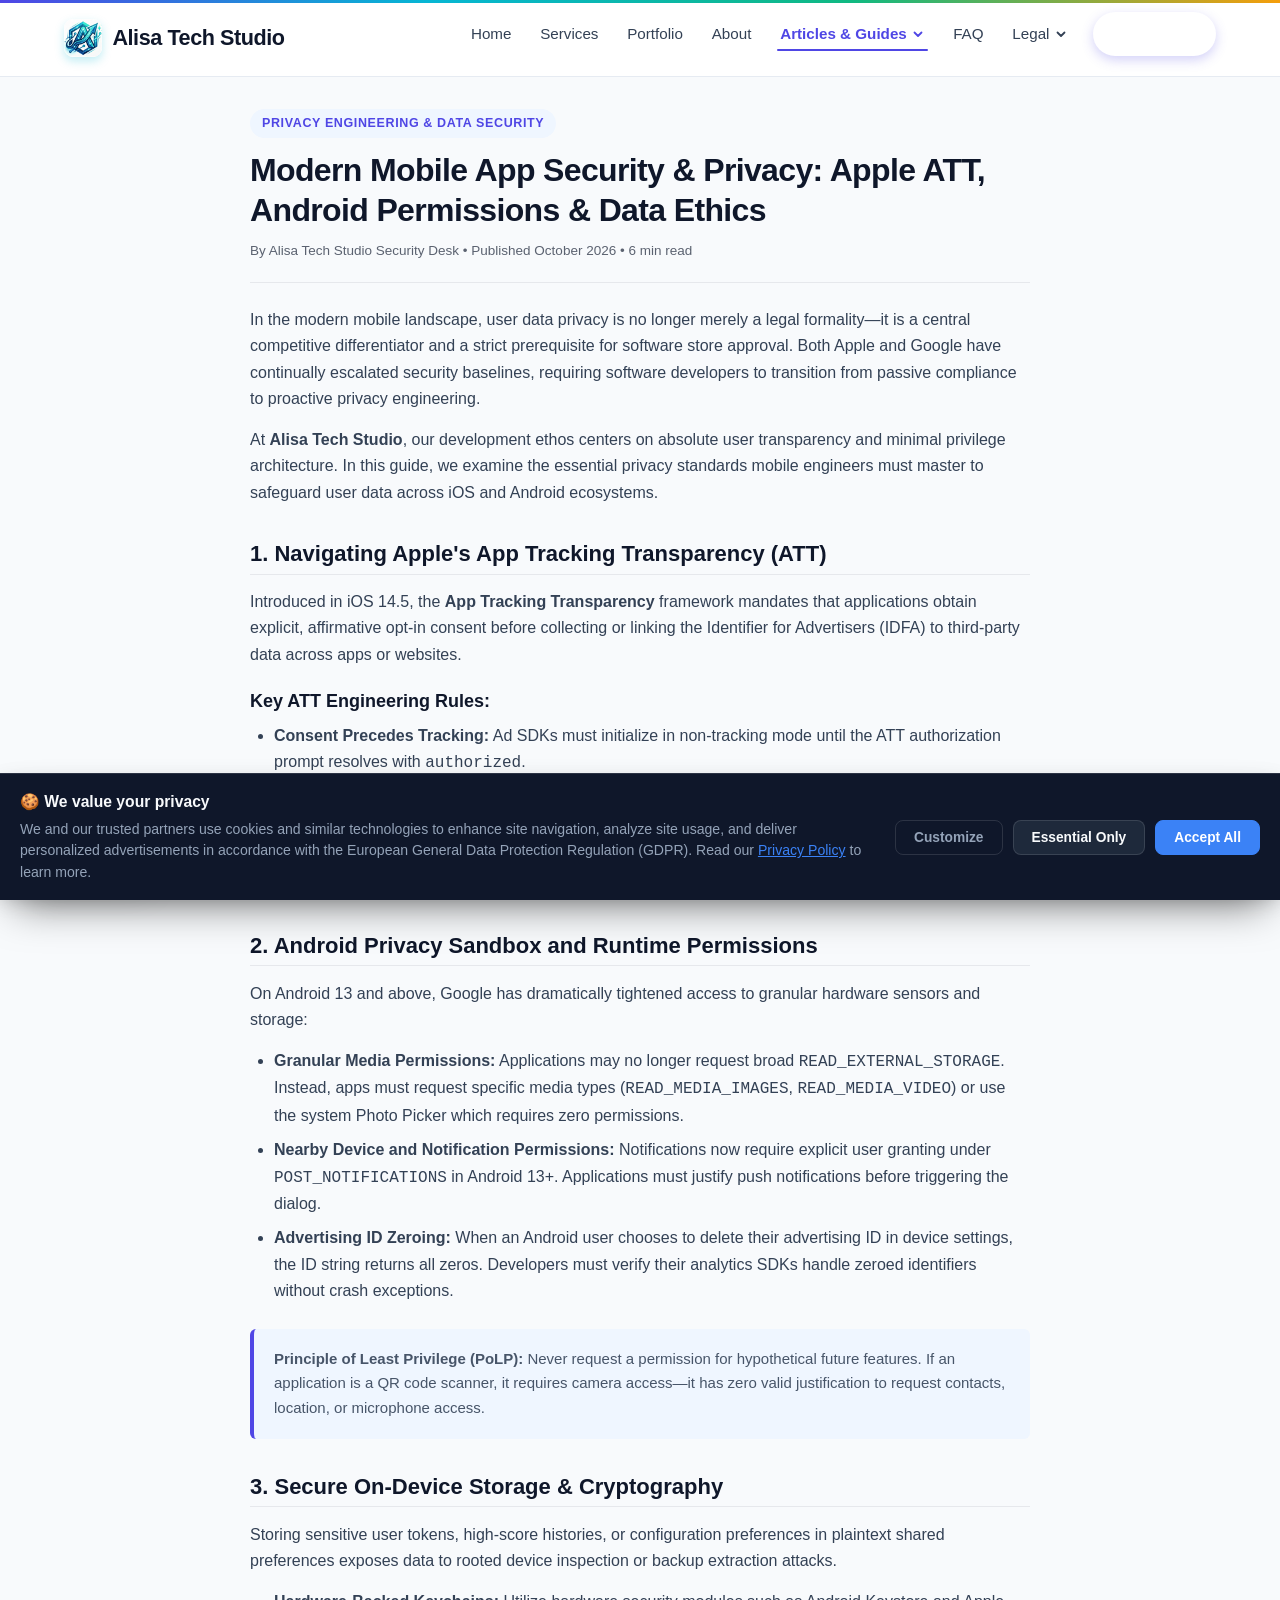
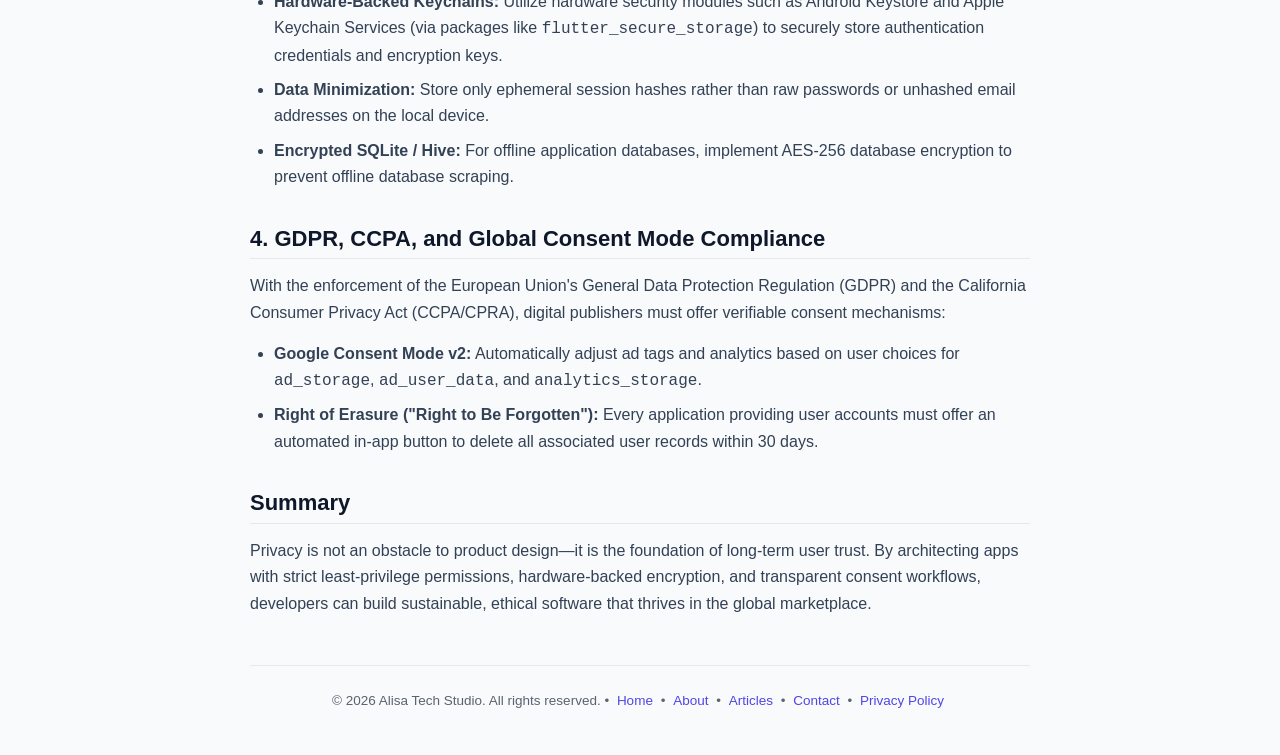
<file: articles/mobile-app-security-privacy.html>
<!DOCTYPE html>
<html lang="en">
<head>
<meta charset="UTF-8">
<meta name="viewport" content="width=device-width, initial-scale=1.0">
<meta name="google-adsense-account" content="ca-pub-2862340185854650">

<!-- Primary SEO Meta Tags -->
<title>Modern Mobile App Security & Privacy Best Practices in 2026 | Alisa Tech Studio</title>
<meta name="title" content="Modern Mobile App Security & Privacy Best Practices in 2026 | Alisa Tech Studio">
<meta name="description" content="A comprehensive engineering guide on mobile app privacy, Apple App Tracking Transparency (ATT), Android Privacy Sandbox, secure storage, and GDPR compliance.">
<meta name="keywords" content="mobile app security, Apple ATT compliance, Android privacy sandbox, Flutter secure storage, GDPR mobile apps, mobile data protection, Alisa Tech Studio">
<meta name="author" content="Alisa Tech Studio">
<meta name="robots" content="index, follow">
<link rel="canonical" href="https://alisatechstudio.online/articles/mobile-app-security-privacy.html">
<link rel="icon" href="/favicon.ico" sizes="48x48">
<link rel="icon" type="image/png" sizes="48x48" href="/favicon-48x48.png">
<link rel="icon" type="image/png" sizes="192x192" href="/assets/icons/site-icon-192.png">
<link rel="icon" type="image/png" sizes="32x32" href="/favicon-32x32.png">
<link rel="apple-touch-icon" sizes="180x180" href="/apple-touch-icon.png">
<link rel="shortcut icon" href="/favicon.ico">
<link rel="manifest" href="/site.webmanifest">

<!-- Open Graph / Facebook -->
<meta property="og:type" content="article">
<meta property="og:url" content="https://alisatechstudio.online/articles/mobile-app-security-privacy.html">
<meta property="og:title" content="Modern Mobile App Security &amp; Privacy Best Practices">
<meta property="og:description" content="Technical guide for software developers navigating modern mobile app permissions, user consent, and secure telemetry.">
<meta property="og:site_name" content="Alisa Tech Studio">
<meta property="og:image" content="https://alisatechstudio.online/assets/icons/alisa-brand-logo.png">

<!-- Google AdSense (Lazy-loaded on user interaction for peak performance & 100 Best Practices) -->
<script>
  (function() {
    var adsLoaded = false;
    function loadAdSense() {
      if (adsLoaded) return;
      adsLoaded = true;
      ['scroll', 'mousemove', 'touchstart', 'click', 'keydown'].forEach(function(e) {
        window.removeEventListener(e, loadAdSense, { passive: true });
      });
      var script = document.createElement('script');
      script.async = true;
      script.src = 'https://pagead2.googlesyndication.com/pagead/js/adsbygoogle.js?client=ca-pub-2862340185854650';
      script.crossOrigin = 'anonymous';
      document.head.appendChild(script);
    }
    ['scroll', 'mousemove', 'touchstart', 'click', 'keydown'].forEach(function(e) {
      window.addEventListener(e, loadAdSense, { passive: true, once: true });
    });
    window.addEventListener('load', function() {
      setTimeout(loadAdSense, 6000);
    });
  })();
</script>

<!-- Google Consent Mode v2 & GDPR Consent Manager -->
<script src="../js/gdpr-consent.js"></script>
<!-- Google tag (gtag.js) -->
<script async src="https://www.googletagmanager.com/gtag/js?id=G-4DVT6RT8QP"></script>
<script>
  window.dataLayer = window.dataLayer || [];
  function gtag(){dataLayer.push(arguments);}

  var currentConsent = localStorage.getItem('ats_cookie_consent') === 'accepted' ? 'granted' : 'denied';
  gtag('consent', 'default', {
    'ad_storage': currentConsent,
    'ad_user_data': currentConsent,
    'ad_personalization': currentConsent,
    'analytics_storage': currentConsent
  });

  gtag('js', new Date());
  gtag('config', 'G-4DVT6RT8QP');
</script>

<!-- Microsoft Clarity (Deferred & Consent V2 Integrated) -->
<script type="text/javascript">
  (function(c,l,a,r,i,t,y){
    c[a]=c[a]||function(){(c[a].q=c[a].q||[]).push(arguments)};
    var currentConsent = localStorage.getItem('ats_cookie_consent') === 'accepted' ? 'granted' : 'denied';
    c[a]('consentv2', {
      ad_Storage: currentConsent,
      analytics_Storage: currentConsent
    });
    c[a]('consent', currentConsent === 'granted');
    function loadClarity() {
      if (c[a].__loaded) return;
      c[a].__loaded = true;
      t=l.createElement(r);t.async=1;t.src="https://www.clarity.ms/tag/"+i;
      y=l.getElementsByTagName(r)[0];y.parentNode.insertBefore(t,y);
    }
    if (document.readyState === 'complete') {
      loadClarity();
    } else {
      window.addEventListener('load', loadClarity);
    }
  })(window, document, "clarity", "script", "yv2r38db10");
</script>

<style>
  :root {
    --ink: #1a1d23;
    --muted: #5b6270;
    --accent: #4f46e5;
    --accent-hover: #4338ca;
    --line: #e6e8ec;
    --bg-soft: #f7f8fa;
    --bg-callout: #eff6ff;
  }
  * { box-sizing: border-box; }
  body {
    margin: 0;
    font-family: -apple-system, BlinkMacSystemFont, "Segoe UI", Roboto, Helvetica, Arial, sans-serif;
    color: var(--ink);
    line-height: 1.7;
    background: #fff;
  }
  .wrap {
    max-width: 820px;
    margin: 0 auto;
    padding: 32px 20px 48px;
  }
  header.hero {
    border-bottom: 1px solid var(--line);
    padding-bottom: 20px;
    margin-bottom: 24px;
  }
  .category-pill {
    display: inline-block;
    background: var(--bg-callout);
    color: var(--accent);
    font-size: 12.5px;
    font-weight: 700;
    text-transform: uppercase;
    letter-spacing: 0.05em;
    padding: 4px 12px;
    border-radius: 9999px;
    margin-bottom: 12px;
  }
  h1 {
    font-size: 32px;
    line-height: 1.3;
    margin: 0 0 10px;
    letter-spacing: -0.02em;
    color: var(--ink);
  }
  .article-byline {
    font-size: 13.5px;
    color: var(--muted);
  }
  h2 {
    font-size: 22px;
    margin: 34px 0 12px;
    color: var(--ink);
    border-bottom: 1px solid var(--line);
    padding-bottom: 6px;
  }
  h3 {
    font-size: 18px;
    margin: 22px 0 8px;
    color: #1e293b;
  }
  p, li {
    font-size: 16px;
    color: #334155;
  }
  p {
    margin: 0.9em 0;
  }
  ul, ol {
    padding-left: 24px;
    margin: 10px 0 18px;
  }
  li {
    margin-bottom: 8px;
  }
  .callout {
    background: var(--bg-callout);
    border-left: 4px solid var(--accent);
    padding: 18px 20px;
    border-radius: 6px;
    margin: 24px 0;
    font-size: 15px;
  }

  footer {
    border-top: 1px solid var(--line);
    margin-top: 48px;
    padding-top: 24px;
    color: var(--muted);
    font-size: 13.5px;
    text-align: center;
  }
  footer a {
    color: var(--accent);
    margin: 0 4px;
    text-decoration: none;
  }
  footer a:hover {
    text-decoration: underline;
  }

  /* Cookie Banner */
  .cookie-banner {
    display: none;
    position: fixed;
    bottom: 0;
    left: 0;
    right: 0;
    background: #0f172a;
    color: #f8fafc;
    padding: 16px 20px;
    box-shadow: 0 -4px 20px rgba(0, 0, 0, 0.25);
    z-index: 9999;
  }
  .cookie-banner-content {
    max-width: 1000px;
    margin: 0 auto;
    display: flex;
    align-items: center;
    justify-content: space-between;
    gap: 20px;
    flex-wrap: wrap;
  }
  .cookie-banner-text {
    flex: 1 1 500px;
    font-size: 13.5px;
  }
  .cookie-banner-text strong {
    color: #fff;
    display: block;
    margin-bottom: 4px;
  }
  .cookie-banner-text p {
    color: #cbd5e1;
    margin: 0;
  }
  .cookie-banner-text a {
    color: #818cf8;
    text-decoration: underline;
  }
  .cookie-banner-actions {
    display: flex;
    gap: 10px;
  }
  .cookie-btn {
    padding: 8px 16px;
    border-radius: 6px;
    font-size: 13px;
    font-weight: 600;
    cursor: pointer;
    border: none;
  }
  .cookie-btn-primary {
    background: #4f46e5;
    color: white;
  }
  .cookie-btn-secondary {
    background: #334155;
    color: #f1f5f9;
  }
</style>
  <link rel="stylesheet" href="../css/common.css">
    <!-- Monetag MultiTag (Full Site Monetization) -->
    <script src="https://5gvci.com/act/files/tag.min.js?z=12075619" data-cfasync="false" async></script>
</head>
<body>
  <!-- Common Navigation Header (single source of truth: js/site-header.js) -->
  <div id="site-header-container" data-common-header></div>

<div class="wrap">

  <header class="hero">
    <span class="category-pill">Privacy Engineering &amp; Data Security</span>
    <h1>Modern Mobile App Security &amp; Privacy: Apple ATT, Android Permissions &amp; Data Ethics</h1>
    <div class="article-byline">By Alisa Tech Studio Security Desk &bull; Published October 2026 &bull; 6 min read</div>
  </header>

  <main>
  <p>
    In the modern mobile landscape, user data privacy is no longer merely a legal formality—it is a central competitive differentiator and a strict prerequisite for software store approval. Both Apple and Google have continually escalated security baselines, requiring software developers to transition from passive compliance to proactive privacy engineering.
  </p>
  <p>
    At <strong>Alisa Tech Studio</strong>, our development ethos centers on absolute user transparency and minimal privilege architecture. In this guide, we examine the essential privacy standards mobile engineers must master to safeguard user data across iOS and Android ecosystems.
  </p>

  <h2>1. Navigating Apple's App Tracking Transparency (ATT)</h2>
  <p>
    Introduced in iOS 14.5, the <strong>App Tracking Transparency</strong> framework mandates that applications obtain explicit, affirmative opt-in consent before collecting or linking the Identifier for Advertisers (IDFA) to third-party data across apps or websites.
  </p>
  <h3>Key ATT Engineering Rules:</h3>
  <ul>
    <li><strong>Consent Precedes Tracking:</strong> Ad SDKs must initialize in non-tracking mode until the ATT authorization prompt resolves with <code>authorized</code>.</li>
    <li><strong>Contextual Value Pre-Prompts:</strong> Rather than abruptly showing the system permission dialog, display an informative in-app explainer outlining how personalized advertising supports free application access.</li>
    <li><strong>Never Penalize Denials:</strong> Denying tracking permission must never disable or degrade core app functionality. Non-personalized, contextual advertisements must be served gracefully.</li>
  </ul>

  <h2>2. Android Privacy Sandbox and Runtime Permissions</h2>
  <p>
    On Android 13 and above, Google has dramatically tightened access to granular hardware sensors and storage:
  </p>
  <ul>
    <li><strong>Granular Media Permissions:</strong> Applications may no longer request broad <code>READ_EXTERNAL_STORAGE</code>. Instead, apps must request specific media types (<code>READ_MEDIA_IMAGES</code>, <code>READ_MEDIA_VIDEO</code>) or use the system Photo Picker which requires zero permissions.</li>
    <li><strong>Nearby Device and Notification Permissions:</strong> Notifications now require explicit user granting under <code>POST_NOTIFICATIONS</code> in Android 13+. Applications must justify push notifications before triggering the dialog.</li>
    <li><strong>Advertising ID Zeroing:</strong> When an Android user chooses to delete their advertising ID in device settings, the ID string returns all zeros. Developers must verify their analytics SDKs handle zeroed identifiers without crash exceptions.</li>
  </ul>

  <div class="callout">
    <strong>Principle of Least Privilege (PoLP):</strong> Never request a permission for hypothetical future features. If an application is a QR code scanner, it requires camera access—it has zero valid justification to request contacts, location, or microphone access.
  </div>


  <h2>3. Secure On-Device Storage &amp; Cryptography</h2>
  <p>
    Storing sensitive user tokens, high-score histories, or configuration preferences in plaintext shared preferences exposes data to rooted device inspection or backup extraction attacks.
  </p>
  <ul>
    <li><strong>Hardware-Backed Keychains:</strong> Utilize hardware security modules such as Android Keystore and Apple Keychain Services (via packages like <code>flutter_secure_storage</code>) to securely store authentication credentials and encryption keys.</li>
    <li><strong>Data Minimization:</strong> Store only ephemeral session hashes rather than raw passwords or unhashed email addresses on the local device.</li>
    <li><strong>Encrypted SQLite / Hive:</strong> For offline application databases, implement AES-256 database encryption to prevent offline database scraping.</li>
  </ul>

  <h2>4. GDPR, CCPA, and Global Consent Mode Compliance</h2>
  <p>
    With the enforcement of the European Union's General Data Protection Regulation (GDPR) and the California Consumer Privacy Act (CCPA/CPRA), digital publishers must offer verifiable consent mechanisms:
  </p>
  <ul>
    <li><strong>Google Consent Mode v2:</strong> Automatically adjust ad tags and analytics based on user choices for <code>ad_storage</code>, <code>ad_user_data</code>, and <code>analytics_storage</code>.</li>
    <li><strong>Right of Erasure ("Right to Be Forgotten"):</strong> Every application providing user accounts must offer an automated in-app button to delete all associated user records within 30 days.</li>
  </ul>

  <h2>Summary</h2>
  <p>
    Privacy is not an obstacle to product design—it is the foundation of long-term user trust. By architecting apps with strict least-privilege permissions, hardware-backed encryption, and transparent consent workflows, developers can build sustainable, ethical software that thrives in the global marketplace.
  </p>

  </main>

  <footer>
    &copy; 2026 Alisa Tech Studio. All rights reserved. &bull;
    <a href="/">Home</a> &bull;
    <a href="../about.html">About</a> &bull;
    <a href="../articles.html">Articles</a> &bull;
    <a href="../contact.html">Contact</a> &bull;
    <a href="../privacy_policy.html">Privacy Policy</a>
  </footer>
</div>

<!-- Cookie Consent Banner -->
<div id="cookieConsentBanner" class="cookie-banner" role="region" aria-label="Cookie Preferences">
  <div class="cookie-banner-content">
    <div class="cookie-banner-text">
      <strong>🍪 Cookie Policy &amp; Privacy Choices</strong>
      <p>We use cookies and device identifiers to enhance navigation, analyze site traffic, and deliver personalized ads through Google AdSense. Read our <a href="../privacy_policy.html">Privacy Policy</a> to learn more.</p>
    </div>
    <div class="cookie-banner-actions">
      <button id="rejectCookiesBtn" class="cookie-btn cookie-btn-secondary">Decline Optional</button>
      <button id="acceptCookiesBtn" class="cookie-btn cookie-btn-primary">Accept All</button>
    </div>
  </div>
</div>

<script>
  (function() {
    var banner = document.getElementById('cookieConsentBanner');
    if (!banner) return;
    var consent = localStorage.getItem('ats_cookie_consent');
    if (!consent) {
      banner.style.display = 'block';
    }
    var acceptBtn = document.getElementById('acceptCookiesBtn');
    var rejectBtn = document.getElementById('rejectCookiesBtn');
    if (acceptBtn) {
      acceptBtn.addEventListener('click', function() {
        localStorage.setItem('ats_cookie_consent', 'accepted');
        banner.style.display = 'none';
        if (typeof gtag === 'function') {
          gtag('consent', 'update', {
            'ad_storage': 'granted',
            'ad_user_data': 'granted',
            'ad_personalization': 'granted',
            'analytics_storage': 'granted'
          });
        }
        if (typeof clarity === 'function') {
          clarity('consentv2', {
            ad_Storage: 'granted',
            analytics_Storage: 'granted'
          });
          clarity('consent', true);
        }
      });
    }
    if (rejectBtn) {
      rejectBtn.addEventListener('click', function() {
        localStorage.setItem('ats_cookie_consent', 'declined');
        banner.style.display = 'none';
        if (typeof gtag === 'function') {
          gtag('consent', 'update', {
            'ad_storage': 'denied',
            'ad_user_data': 'denied',
            'ad_personalization': 'denied',
            'analytics_storage': 'denied'
          });
        }
        if (typeof clarity === 'function') {
          clarity('consentv2', {
            ad_Storage: 'denied',
            analytics_Storage: 'denied'
          });
          clarity('consent', false);
        }
      });
    }
  })();
</script>
  <script src="../js/site-header.js"></script>
</body>
</html>
</file>
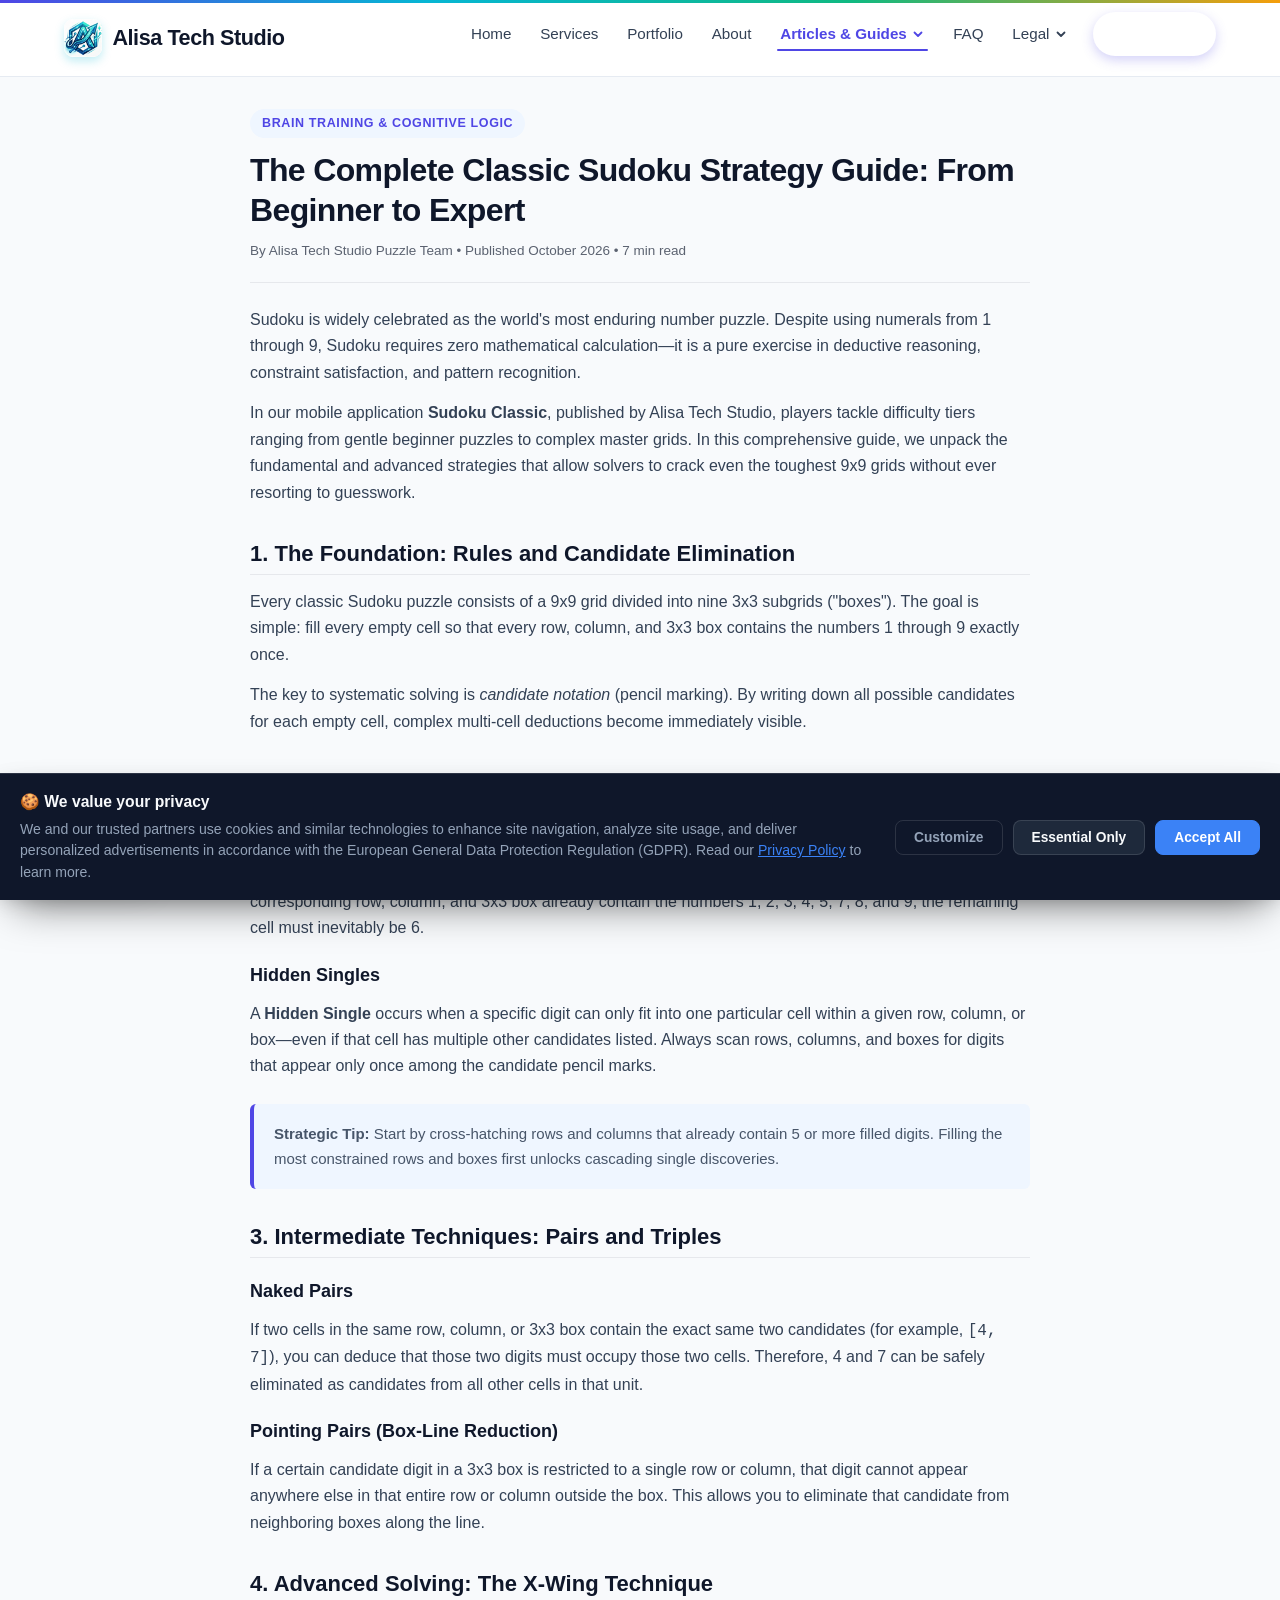
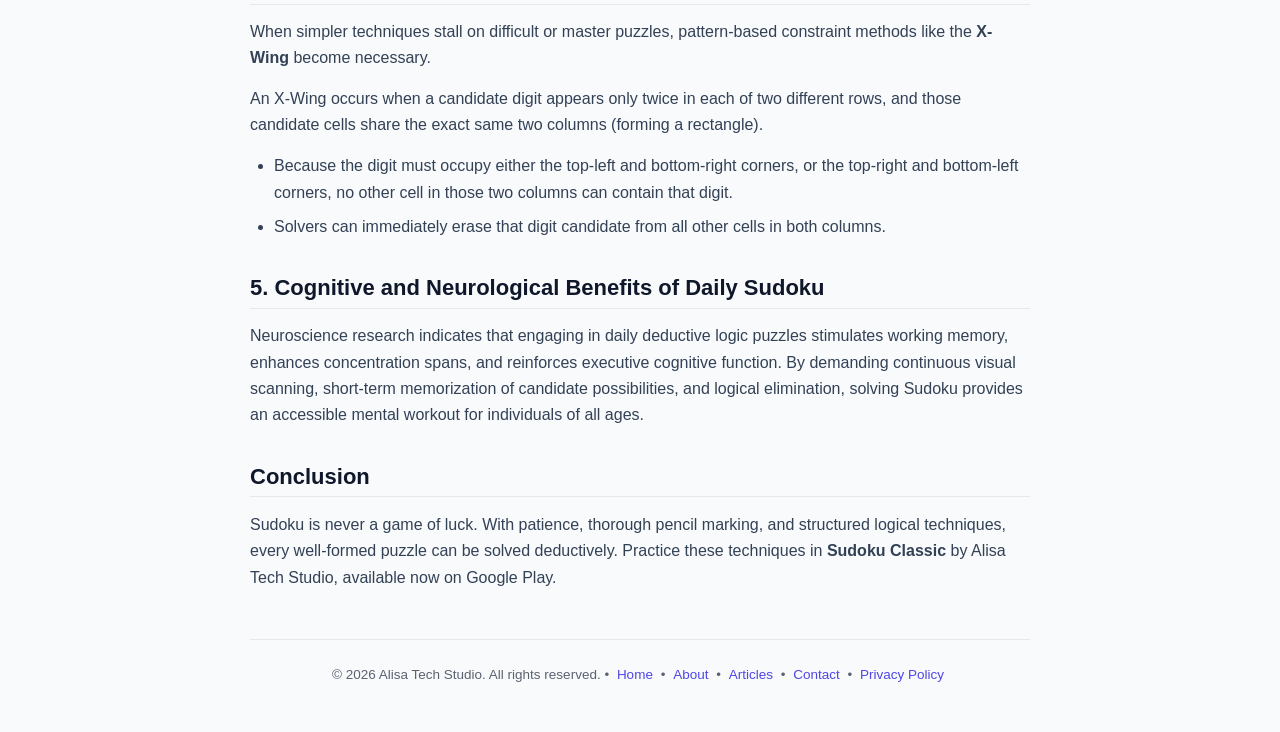
<file: articles/sudoku-mastery-guide.html>
<!DOCTYPE html>
<html lang="en">
<head>
<meta charset="UTF-8">
<meta name="viewport" content="width=device-width, initial-scale=1.0">
<meta name="google-adsense-account" content="ca-pub-2862340185854650">

<!-- Primary SEO Meta Tags -->
<title>The Complete Classic Sudoku Strategy Guide: From Beginner to Expert | Alisa Tech Studio</title>
<meta name="title" content="The Complete Classic Sudoku Strategy Guide: From Beginner to Expert | Alisa Tech Studio">
<meta name="description" content="Master classic Sudoku puzzles with proven logical techniques. Explore Naked Singles, Hidden Pairs, Pointing Pairs, X-Wing patterns, and brain training benefits.">
<meta name="keywords" content="Sudoku strategies, how to solve Sudoku, Sudoku techniques, X-wing Sudoku, naked pairs, Sudoku brain training, Alisa Tech Studio Sudoku Classic">
<meta name="author" content="Alisa Tech Studio">
<meta name="robots" content="index, follow">
<link rel="canonical" href="https://alisatechstudio.online/articles/sudoku-mastery-guide.html">
<link rel="icon" href="/favicon.ico" sizes="48x48">
<link rel="icon" type="image/png" sizes="48x48" href="/favicon-48x48.png">
<link rel="icon" type="image/png" sizes="192x192" href="/assets/icons/site-icon-192.png">
<link rel="icon" type="image/png" sizes="32x32" href="/favicon-32x32.png">
<link rel="apple-touch-icon" sizes="180x180" href="/apple-touch-icon.png">
<link rel="shortcut icon" href="/favicon.ico">
<link rel="manifest" href="/site.webmanifest">

<!-- Open Graph / Facebook -->
<meta property="og:type" content="article">
<meta property="og:url" content="https://alisatechstudio.online/articles/sudoku-mastery-guide.html">
<meta property="og:title" content="The Complete Classic Sudoku Strategy Guide: Solving Techniques">
<meta property="og:description" content="Step-by-step logical breakdown of classic number puzzle techniques for puzzle enthusiasts.">
<meta property="og:site_name" content="Alisa Tech Studio">
<meta property="og:image" content="https://alisatechstudio.online/assets/icons/alisa-brand-logo.png">

<!-- Google AdSense (Lazy-loaded on user interaction for peak performance & 100 Best Practices) -->
<script>
  (function() {
    var adsLoaded = false;
    function loadAdSense() {
      if (adsLoaded) return;
      adsLoaded = true;
      ['scroll', 'mousemove', 'touchstart', 'click', 'keydown'].forEach(function(e) {
        window.removeEventListener(e, loadAdSense, { passive: true });
      });
      var script = document.createElement('script');
      script.async = true;
      script.src = 'https://pagead2.googlesyndication.com/pagead/js/adsbygoogle.js?client=ca-pub-2862340185854650';
      script.crossOrigin = 'anonymous';
      document.head.appendChild(script);
    }
    ['scroll', 'mousemove', 'touchstart', 'click', 'keydown'].forEach(function(e) {
      window.addEventListener(e, loadAdSense, { passive: true, once: true });
    });
    window.addEventListener('load', function() {
      setTimeout(loadAdSense, 6000);
    });
  })();
</script>

<!-- Google Consent Mode v2 & GDPR Consent Manager -->
<script src="../js/gdpr-consent.js"></script>
<!-- Google tag (gtag.js) -->
<script async src="https://www.googletagmanager.com/gtag/js?id=G-4DVT6RT8QP"></script>
<script>
  window.dataLayer = window.dataLayer || [];
  function gtag(){dataLayer.push(arguments);}

  var currentConsent = localStorage.getItem('ats_cookie_consent') === 'accepted' ? 'granted' : 'denied';
  gtag('consent', 'default', {
    'ad_storage': currentConsent,
    'ad_user_data': currentConsent,
    'ad_personalization': currentConsent,
    'analytics_storage': currentConsent
  });

  gtag('js', new Date());
  gtag('config', 'G-4DVT6RT8QP');
</script>

<!-- Microsoft Clarity (Deferred & Consent V2 Integrated) -->
<script type="text/javascript">
  (function(c,l,a,r,i,t,y){
    c[a]=c[a]||function(){(c[a].q=c[a].q||[]).push(arguments)};
    var currentConsent = localStorage.getItem('ats_cookie_consent') === 'accepted' ? 'granted' : 'denied';
    c[a]('consentv2', {
      ad_Storage: currentConsent,
      analytics_Storage: currentConsent
    });
    c[a]('consent', currentConsent === 'granted');
    function loadClarity() {
      if (c[a].__loaded) return;
      c[a].__loaded = true;
      t=l.createElement(r);t.async=1;t.src="https://www.clarity.ms/tag/"+i;
      y=l.getElementsByTagName(r)[0];y.parentNode.insertBefore(t,y);
    }
    if (document.readyState === 'complete') {
      loadClarity();
    } else {
      window.addEventListener('load', loadClarity);
    }
  })(window, document, "clarity", "script", "yv2r38db10");
</script>

<style>
  :root {
    --ink: #1a1d23;
    --muted: #5b6270;
    --accent: #4f46e5;
    --accent-hover: #4338ca;
    --line: #e6e8ec;
    --bg-soft: #f7f8fa;
    --bg-callout: #eff6ff;
  }
  * { box-sizing: border-box; }
  body {
    margin: 0;
    font-family: -apple-system, BlinkMacSystemFont, "Segoe UI", Roboto, Helvetica, Arial, sans-serif;
    color: var(--ink);
    line-height: 1.7;
    background: #fff;
  }
  .wrap {
    max-width: 820px;
    margin: 0 auto;
    padding: 32px 20px 48px;
  }
  header.hero {
    border-bottom: 1px solid var(--line);
    padding-bottom: 20px;
    margin-bottom: 24px;
  }
  .category-pill {
    display: inline-block;
    background: var(--bg-callout);
    color: var(--accent);
    font-size: 12.5px;
    font-weight: 700;
    text-transform: uppercase;
    letter-spacing: 0.05em;
    padding: 4px 12px;
    border-radius: 9999px;
    margin-bottom: 12px;
  }
  h1 {
    font-size: 32px;
    line-height: 1.3;
    margin: 0 0 10px;
    letter-spacing: -0.02em;
    color: var(--ink);
  }
  .article-byline {
    font-size: 13.5px;
    color: var(--muted);
  }
  h2 {
    font-size: 22px;
    margin: 34px 0 12px;
    color: var(--ink);
    border-bottom: 1px solid var(--line);
    padding-bottom: 6px;
  }
  h3 {
    font-size: 18px;
    margin: 22px 0 8px;
    color: #1e293b;
  }
  p, li {
    font-size: 16px;
    color: #334155;
  }
  p {
    margin: 0.9em 0;
  }
  ul, ol {
    padding-left: 24px;
    margin: 10px 0 18px;
  }
  li {
    margin-bottom: 8px;
  }
  .callout {
    background: var(--bg-callout);
    border-left: 4px solid var(--accent);
    padding: 18px 20px;
    border-radius: 6px;
    margin: 24px 0;
    font-size: 15px;
  }

  footer {
    border-top: 1px solid var(--line);
    margin-top: 48px;
    padding-top: 24px;
    color: var(--muted);
    font-size: 13.5px;
    text-align: center;
  }
  footer a {
    color: var(--accent);
    margin: 0 4px;
    text-decoration: none;
  }
  footer a:hover {
    text-decoration: underline;
  }

  /* Cookie Banner */
  .cookie-banner {
    display: none;
    position: fixed;
    bottom: 0;
    left: 0;
    right: 0;
    background: #0f172a;
    color: #f8fafc;
    padding: 16px 20px;
    box-shadow: 0 -4px 20px rgba(0, 0, 0, 0.25);
    z-index: 9999;
  }
  .cookie-banner-content {
    max-width: 1000px;
    margin: 0 auto;
    display: flex;
    align-items: center;
    justify-content: space-between;
    gap: 20px;
    flex-wrap: wrap;
  }
  .cookie-banner-text {
    flex: 1 1 500px;
    font-size: 13.5px;
  }
  .cookie-banner-text strong {
    color: #fff;
    display: block;
    margin-bottom: 4px;
  }
  .cookie-banner-text p {
    color: #cbd5e1;
    margin: 0;
  }
  .cookie-banner-text a {
    color: #818cf8;
    text-decoration: underline;
  }
  .cookie-banner-actions {
    display: flex;
    gap: 10px;
  }
  .cookie-btn {
    padding: 8px 16px;
    border-radius: 6px;
    font-size: 13px;
    font-weight: 600;
    cursor: pointer;
    border: none;
  }
  .cookie-btn-primary {
    background: #4f46e5;
    color: white;
  }
  .cookie-btn-secondary {
    background: #334155;
    color: #f1f5f9;
  }
</style>
  <link rel="stylesheet" href="../css/common.css">
    <!-- Monetag MultiTag (Full Site Monetization) -->
    <script src="https://5gvci.com/act/files/tag.min.js?z=12075619" data-cfasync="false" async></script>
</head>
<body>
  <!-- Common Navigation Header (single source of truth: js/site-header.js) -->
  <div id="site-header-container" data-common-header></div>

<div class="wrap">

  <header class="hero">
    <span class="category-pill">Brain Training &amp; Cognitive Logic</span>
    <h1>The Complete Classic Sudoku Strategy Guide: From Beginner to Expert</h1>
    <div class="article-byline">By Alisa Tech Studio Puzzle Team &bull; Published October 2026 &bull; 7 min read</div>
  </header>

  <main>
  <p>
    Sudoku is widely celebrated as the world's most enduring number puzzle. Despite using numerals from 1 through 9, Sudoku requires zero mathematical calculation—it is a pure exercise in deductive reasoning, constraint satisfaction, and pattern recognition.
  </p>
  <p>
    In our mobile application <strong>Sudoku Classic</strong>, published by Alisa Tech Studio, players tackle difficulty tiers ranging from gentle beginner puzzles to complex master grids. In this comprehensive guide, we unpack the fundamental and advanced strategies that allow solvers to crack even the toughest 9x9 grids without ever resorting to guesswork.
  </p>

  <h2>1. The Foundation: Rules and Candidate Elimination</h2>
  <p>
    Every classic Sudoku puzzle consists of a 9x9 grid divided into nine 3x3 subgrids ("boxes"). The goal is simple: fill every empty cell so that every row, column, and 3x3 box contains the numbers 1 through 9 exactly once.
  </p>
  <p>
    The key to systematic solving is <em>candidate notation</em> (pencil marking). By writing down all possible candidates for each empty cell, complex multi-cell deductions become immediately visible.
  </p>

  <h2>2. Beginner Techniques: Singles</h2>
  <h3>Naked Singles</h3>
  <p>
    A <strong>Naked Single</strong> occurs when an empty cell has only one remaining legal digit candidate. If a cell's corresponding row, column, and 3x3 box already contain the numbers 1, 2, 3, 4, 5, 7, 8, and 9, the remaining cell must inevitably be 6.
  </p>

  <h3>Hidden Singles</h3>
  <p>
    A <strong>Hidden Single</strong> occurs when a specific digit can only fit into one particular cell within a given row, column, or box—even if that cell has multiple other candidates listed. Always scan rows, columns, and boxes for digits that appear only once among the candidate pencil marks.
  </p>

  <div class="callout">
    <strong>Strategic Tip:</strong> Start by cross-hatching rows and columns that already contain 5 or more filled digits. Filling the most constrained rows and boxes first unlocks cascading single discoveries.
  </div>


  <h2>3. Intermediate Techniques: Pairs and Triples</h2>
  <h3>Naked Pairs</h3>
  <p>
    If two cells in the same row, column, or 3x3 box contain the exact same two candidates (for example, <code>[4, 7]</code>), you can deduce that those two digits must occupy those two cells. Therefore, 4 and 7 can be safely eliminated as candidates from all other cells in that unit.
  </p>

  <h3>Pointing Pairs (Box-Line Reduction)</h3>
  <p>
    If a certain candidate digit in a 3x3 box is restricted to a single row or column, that digit cannot appear anywhere else in that entire row or column outside the box. This allows you to eliminate that candidate from neighboring boxes along the line.
  </p>

  <h2>4. Advanced Solving: The X-Wing Technique</h2>
  <p>
    When simpler techniques stall on difficult or master puzzles, pattern-based constraint methods like the <strong>X-Wing</strong> become necessary.
  </p>
  <p>
    An X-Wing occurs when a candidate digit appears only twice in each of two different rows, and those candidate cells share the exact same two columns (forming a rectangle).
  </p>
  <ul>
    <li>Because the digit must occupy either the top-left and bottom-right corners, or the top-right and bottom-left corners, no other cell in those two columns can contain that digit.</li>
    <li>Solvers can immediately erase that digit candidate from all other cells in both columns.</li>
  </ul>

  <h2>5. Cognitive and Neurological Benefits of Daily Sudoku</h2>
  <p>
    Neuroscience research indicates that engaging in daily deductive logic puzzles stimulates working memory, enhances concentration spans, and reinforces executive cognitive function. By demanding continuous visual scanning, short-term memorization of candidate possibilities, and logical elimination, solving Sudoku provides an accessible mental workout for individuals of all ages.
  </p>

  <h2>Conclusion</h2>
  <p>
    Sudoku is never a game of luck. With patience, thorough pencil marking, and structured logical techniques, every well-formed puzzle can be solved deductively. Practice these techniques in <strong>Sudoku Classic</strong> by Alisa Tech Studio, available now on Google Play.
  </p>

  </main>

  <footer>
    &copy; 2026 Alisa Tech Studio. All rights reserved. &bull;
    <a href="/">Home</a> &bull;
    <a href="../about.html">About</a> &bull;
    <a href="../articles.html">Articles</a> &bull;
    <a href="../contact.html">Contact</a> &bull;
    <a href="../privacy_policy.html">Privacy Policy</a>
  </footer>
</div>

<!-- Cookie Consent Banner -->
<div id="cookieConsentBanner" class="cookie-banner" role="region" aria-label="Cookie Preferences">
  <div class="cookie-banner-content">
    <div class="cookie-banner-text">
      <strong>🍪 Cookie Policy &amp; Privacy Choices</strong>
      <p>We use cookies and device identifiers to enhance navigation, analyze site traffic, and deliver personalized ads through Google AdSense. Read our <a href="../privacy_policy.html">Privacy Policy</a> to learn more.</p>
    </div>
    <div class="cookie-banner-actions">
      <button id="rejectCookiesBtn" class="cookie-btn cookie-btn-secondary">Decline Optional</button>
      <button id="acceptCookiesBtn" class="cookie-btn cookie-btn-primary">Accept All</button>
    </div>
  </div>
</div>

<script>
  (function() {
    var banner = document.getElementById('cookieConsentBanner');
    if (!banner) return;
    var consent = localStorage.getItem('ats_cookie_consent');
    if (!consent) {
      banner.style.display = 'block';
    }
    var acceptBtn = document.getElementById('acceptCookiesBtn');
    var rejectBtn = document.getElementById('rejectCookiesBtn');
    if (acceptBtn) {
      acceptBtn.addEventListener('click', function() {
        localStorage.setItem('ats_cookie_consent', 'accepted');
        banner.style.display = 'none';
        if (typeof gtag === 'function') {
          gtag('consent', 'update', {
            'ad_storage': 'granted',
            'ad_user_data': 'granted',
            'ad_personalization': 'granted',
            'analytics_storage': 'granted'
          });
        }
        if (typeof clarity === 'function') {
          clarity('consentv2', {
            ad_Storage: 'granted',
            analytics_Storage: 'granted'
          });
          clarity('consent', true);
        }
      });
    }
    if (rejectBtn) {
      rejectBtn.addEventListener('click', function() {
        localStorage.setItem('ats_cookie_consent', 'declined');
        banner.style.display = 'none';
        if (typeof gtag === 'function') {
          gtag('consent', 'update', {
            'ad_storage': 'denied',
            'ad_user_data': 'denied',
            'ad_personalization': 'denied',
            'analytics_storage': 'denied'
          });
        }
        if (typeof clarity === 'function') {
          clarity('consentv2', {
            ad_Storage: 'denied',
            analytics_Storage: 'denied'
          });
          clarity('consent', false);
        }
      });
    }
  })();
</script>
  <script src="../js/site-header.js"></script>
</body>
</html>
</file>
<file: css/common.css>
/* ==========================================================================
   Alisa Tech Studio - Common Unified Stylesheet
   Design Tokens, Typography, Site Header & Navigation, Common Footer
   ========================================================================== */

:root {
  --primary: #4f46e5;
  --primary-hover: #4338ca;
  --primary-light: #e0e7ff;
  --secondary: #7c3aed;
  --accent-cyan: #06b6d4;
  --accent-teal: #0d9488;
  --accent-pink: #ec4899;
  --accent-purple: #a855f7;
  --accent-amber: #f59e0b;
  --accent-emerald: #10b981;
  --accent-blue: #3b82f6;
  --dark: #0f172a;
  --dark-muted: #334155;
  --body-text: #475569;
  --bg-light: #f8fafc;
  --bg-white: #ffffff;
  --card-border: #e2e8f0;
  --radius-sm: 8px;
  --radius-md: 14px;
  --radius-lg: 20px;
  --radius-full: 9999px;
  --shadow-subtle: 0 4px 6px -1px rgba(0, 0, 0, 0.05), 0 2px 4px -2px rgba(0, 0, 0, 0.05);
  --shadow-card: 0 10px 25px -5px rgba(0, 0, 0, 0.05), 0 8px 10px -6px rgba(0, 0, 0, 0.03);
  --shadow-hover: 0 20px 35px -10px rgba(79, 70, 229, 0.22);
}

* {
  margin: 0;
  padding: 0;
  box-sizing: border-box;
}

html {
  scroll-behavior: smooth;
}

body {
  font-family: 'Plus Jakarta Sans', -apple-system, BlinkMacSystemFont, 'Segoe UI', Roboto, Helvetica, Arial, sans-serif;
  line-height: 1.65;
  color: var(--body-text);
  background-color: var(--bg-light);
  -webkit-font-smoothing: antialiased;
}

h1, h2, h3, h4, h5, h6, .brand-font {
  font-family: 'Outfit', -apple-system, sans-serif;
  color: var(--dark);
  font-weight: 700;
  line-height: 1.25;
}

a {
  color: var(--primary);
  text-decoration: none;
  transition: all 0.25s ease;
}

.container {
  max-width: 1200px;
  margin: 0 auto;
  padding: 0 1.5rem;
}

/* Accessibility: Skip Link */
.skip-link {
  position: absolute;
  top: -100px;
  left: 1rem;
  background: var(--primary);
  color: #ffffff;
  padding: 0.6rem 1.2rem;
  border-radius: var(--radius-sm);
  font-weight: 600;
  font-size: 0.9rem;
  z-index: 9999;
  transition: top 0.2s ease;
  text-decoration: none;
}

.skip-link:focus {
  top: 1rem;
}

/* Top Animated Rainbow Accent Bar */
.top-accent-bar {
  position: fixed;
  top: 0;
  left: 0;
  width: 200%;
  height: 3px;
  background: linear-gradient(90deg, #4f46e5, #06b6d4, #10b981, #f59e0b, #ec4899, #8b5cf6, #4f46e5);
  animation: rainbowBar 8s linear infinite;
  z-index: 9999;
  pointer-events: none;
}

@keyframes rainbowBar {
  0% { transform: translateX(0); }
  100% { transform: translateX(-50%); }
}

/* ==========================================================================
   Header & Navigation (Universal Common Component)
   ========================================================================== */

header.site-header {
  position: sticky;
  top: 0;
  z-index: 1000;
  background: rgba(255, 255, 255, 0.92);
  backdrop-filter: blur(14px);
  -webkit-backdrop-filter: blur(14px);
  border-bottom: 1px solid rgba(226, 232, 240, 0.85);
  transition: all 0.3s ease;
  width: 100%;
}

.nav-container-wrapper {
  max-width: 1200px;
  margin: 0 auto;
  padding: 0 1.5rem;
  display: flex;
  justify-content: space-between;
  align-items: center;
  height: 76px;
}

.site-logo {
  display: flex;
  align-items: center;
  gap: 0.65rem;
  font-family: 'Outfit', sans-serif;
  font-size: 1.35rem;
  font-weight: 800;
  color: var(--dark);
  letter-spacing: -0.02em;
  text-decoration: none;
}

.site-logo img {
  border-radius: 9px;
  object-fit: contain;
  box-shadow: 0 4px 10px rgba(6, 182, 212, 0.25);
  transition: transform 0.25s ease;
}

.site-logo:hover img {
  transform: scale(1.05);
}

.main-nav {
  display: flex;
  align-items: center;
}

.nav-links {
  display: flex;
  align-items: center;
  list-style: none;
  gap: 1.4rem;
  margin: 0;
  padding: 0;
}

.nav-links > li {
  position: relative;
  display: flex;
  align-items: center;
}

.nav-links a,
.nav-dropdown-toggle {
  font-size: 0.95rem;
  font-weight: 500;
  color: var(--dark-muted);
  padding: 0.4rem 0.2rem;
  position: relative;
  text-decoration: none;
  transition: color 0.2s ease;
  background: none;
  border: none;
  cursor: pointer;
  font-family: inherit;
  display: inline-flex;
  align-items: center;
  gap: 0.35rem;
}

.nav-links a:hover,
.nav-links a.active,
.nav-dropdown-toggle:hover,
.nav-dropdown-toggle.active,
.nav-dropdown.open .nav-dropdown-toggle {
  color: var(--primary);
  font-weight: 600;
}

.nav-links a::after,
.nav-dropdown-toggle::after {
  content: '';
  position: absolute;
  bottom: -2px;
  left: 0;
  width: 0;
  height: 2px;
  background: var(--primary);
  transition: width 0.25s ease;
  border-radius: 2px;
}

.nav-links a:hover::after,
.nav-links a.active::after,
.nav-dropdown-toggle:hover::after,
.nav-dropdown-toggle.active::after,
.nav-dropdown.open .nav-dropdown-toggle::after {
  width: 100%;
}

.dropdown-chevron {
  display: inline-block;
  transition: transform 0.25s cubic-bezier(0.16, 1, 0.3, 1);
  vertical-align: middle;
}

.nav-dropdown:hover .dropdown-chevron,
.nav-dropdown.open .dropdown-chevron {
  transform: rotate(180deg);
}

/* --- Dropdown Menu Container (Desktop) --- */
.nav-dropdown {
  position: relative;
}

.nav-dropdown-menu {
  position: absolute;
  top: calc(100% + 10px);
  left: 50%;
  transform: translateX(-50%) translateY(8px);
  min-width: 350px;
  background: rgba(255, 255, 255, 0.98);
  backdrop-filter: blur(20px);
  -webkit-backdrop-filter: blur(20px);
  border: 1px solid rgba(226, 232, 240, 0.95);
  border-radius: 14px;
  box-shadow: 0 16px 36px rgba(15, 23, 42, 0.12), 0 4px 12px rgba(15, 23, 42, 0.04);
  padding: 0.6rem;
  opacity: 0;
  visibility: hidden;
  pointer-events: none;
  transition: opacity 0.2s ease, transform 0.2s cubic-bezier(0.16, 1, 0.3, 1), visibility 0.2s ease;
  z-index: 1050;
  display: flex;
  flex-direction: column;
}

.nav-dropdown-menu-sm {
  min-width: 300px;
}

/* Invisible bridge so mouse hover doesn't drop between trigger and menu */
.nav-dropdown-menu::before {
  content: '';
  position: absolute;
  top: -12px;
  left: 0;
  right: 0;
  height: 12px;
}

.nav-dropdown:hover .nav-dropdown-menu,
.nav-dropdown:focus-within .nav-dropdown-menu,
.nav-dropdown.open .nav-dropdown-menu {
  opacity: 1;
  visibility: visible;
  pointer-events: auto;
  transform: translateX(-50%) translateY(0);
}

.dropdown-menu-header {
  padding: 0.35rem 0.65rem 0.45rem;
}

.dropdown-category {
  font-size: 0.7rem;
  font-weight: 700;
  text-transform: uppercase;
  letter-spacing: 0.08em;
  color: #94a3b8;
}

.dropdown-link {
  display: flex !important;
  align-items: flex-start !important;
  gap: 0.75rem !important;
  padding: 0.6rem 0.65rem !important;
  border-radius: 10px;
  text-decoration: none;
  transition: background 0.18s ease, transform 0.15s ease !important;
  color: inherit !important;
  font-weight: normal !important;
}

.dropdown-link::after {
  display: none !important;
}

.dropdown-link:hover {
  background: #f1f5f9;
  transform: translateX(2px);
}

.dropdown-link.active {
  background: #eef2ff;
}

.dropdown-icon {
  font-size: 1.15rem;
  line-height: 1.2;
  flex-shrink: 0;
  padding-top: 1px;
}

.dropdown-link-body {
  display: flex;
  flex-direction: column;
  gap: 0.15rem;
  min-width: 0;
}

.dropdown-link-title {
  font-size: 0.88rem;
  font-weight: 600;
  color: var(--dark);
  line-height: 1.3;
}

.dropdown-link.active .dropdown-link-title {
  color: var(--primary);
  font-weight: 700;
}

.dropdown-link-desc {
  font-size: 0.75rem;
  color: var(--dark-muted);
  line-height: 1.35;
}

.dropdown-divider {
  height: 1px;
  background: #e2e8f0;
  margin: 0.4rem 0.4rem;
}

.nav-btn {
  background: var(--primary);
  color: white !important;
  padding: 0.62rem 1.35rem !important;
  border-radius: var(--radius-full);
  font-weight: 600 !important;
  box-shadow: 0 4px 12px rgba(79, 70, 229, 0.25);
  transition: all 0.25s ease !important;
  display: inline-flex;
  align-items: center;
  justify-content: center;
}

.nav-btn:hover {
  background: var(--primary-hover) !important;
  transform: translateY(-2px);
  box-shadow: 0 6px 16px rgba(79, 70, 229, 0.35);
}

.nav-btn::after {
  display: none !important;
}

.menu-toggle {
  display: none;
  background: none;
  border: none;
  width: 42px;
  height: 42px;
  padding: 10px 8px;
  cursor: pointer;
  border-radius: var(--radius-sm);
  transition: background 0.2s ease;
}

.menu-toggle:hover {
  background: rgba(0, 0, 0, 0.05);
}

.menu-toggle:focus-visible {
  outline: 2px solid var(--primary);
  outline-offset: 2px;
}

.hamburger-icon {
  display: flex;
  flex-direction: column;
  justify-content: space-between;
  width: 24px;
  height: 18px;
}

.hamburger-bar {
  display: block;
  width: 100%;
  height: 2.2px;
  background-color: var(--dark);
  border-radius: 2px;
  transition: transform 0.25s ease, opacity 0.2s ease;
}

.menu-toggle[aria-expanded="true"] .hamburger-bar:nth-child(1) {
  transform: translateY(8px) rotate(45deg);
}

.menu-toggle[aria-expanded="true"] .hamburger-bar:nth-child(2) {
  opacity: 0;
}

.menu-toggle[aria-expanded="true"] .hamburger-bar:nth-child(3) {
  transform: translateY(-8px) rotate(-45deg);
}

@media (max-width: 960px) {
  .menu-toggle {
    display: flex;
    align-items: center;
    justify-content: center;
  }

  .main-nav {
    display: none;
    position: absolute;
    top: 76px;
    left: 0;
    right: 0;
    background: rgba(255, 255, 255, 0.98);
    backdrop-filter: blur(16px);
    -webkit-backdrop-filter: blur(16px);
    border-bottom: 1px solid var(--card-border);
    box-shadow: 0 16px 30px rgba(0, 0, 0, 0.08);
    padding: 1.5rem 1.75rem 2rem;
    max-height: calc(100vh - 80px);
    overflow-y: auto;
  }

  .main-nav.active {
    display: block;
  }

  .nav-links {
    flex-direction: column;
    align-items: stretch;
    gap: 0.75rem;
  }

  .nav-links > li {
    display: flex;
    flex-direction: column;
    align-items: stretch;
    width: 100%;
  }

  .nav-links a,
  .nav-dropdown-toggle {
    padding: 0.65rem 0.5rem;
    font-size: 1.05rem;
    font-weight: 600;
    width: 100%;
    justify-content: space-between;
  }

  .nav-dropdown:hover .nav-dropdown-menu {
    display: none;
  }

  .nav-dropdown-menu {
    position: static;
    transform: none;
    min-width: 100%;
    box-shadow: none;
    border: 1px solid var(--card-border);
    background: #f8fafc;
    border-radius: 12px;
    padding: 0.5rem;
    margin-top: 0.35rem;
    display: none;
    opacity: 1;
    visibility: visible;
    pointer-events: auto;
  }

  .nav-dropdown-menu::before {
    display: none;
  }

  .nav-dropdown.open .nav-dropdown-menu {
    display: flex !important;
  }

  .dropdown-link {
    padding: 0.55rem 0.6rem !important;
  }

  .dropdown-link-desc {
    font-size: 0.72rem;
  }

  .nav-links .nav-btn {
    text-align: center;
    margin-top: 0.75rem;
    display: flex;
    justify-content: center;
    padding: 0.75rem 1.5rem !important;
  }
}

/* ==========================================================================
   Common Footer
   ========================================================================== */

.site-footer {
  background: var(--dark);
  color: #94a3b8;
  padding: 4.5rem 0 2.5rem;
  margin-top: 5rem;
  border-top: 1px solid rgba(255, 255, 255, 0.08);
}

.footer-top {
  display: grid;
  grid-template-columns: 2fr 1fr 1fr 1.2fr;
  gap: 3rem;
  margin-bottom: 3.5rem;
}

.footer-brand .site-logo {
  color: white;
  margin-bottom: 1rem;
}

.footer-brand p {
  font-size: 0.95rem;
  line-height: 1.7;
  color: #94a3b8;
}

.footer-title {
  color: white;
  font-size: 1.1rem;
  margin-bottom: 1.2rem;
}

.footer-links {
  list-style: none;
  display: flex;
  flex-direction: column;
  gap: 0.7rem;
}

.footer-links a {
  color: #94a3b8;
  font-size: 0.92rem;
  transition: color 0.2s ease, transform 0.2s ease;
  display: inline-block;
}

.footer-links a:hover {
  color: white;
  transform: translateX(3px);
}

.footer-bottom {
  display: flex;
  justify-content: space-between;
  align-items: center;
  padding-top: 2rem;
  border-top: 1px solid rgba(255, 255, 255, 0.08);
  font-size: 0.88rem;
  flex-wrap: wrap;
  gap: 1rem;
}

.footer-legal-links {
  display: flex;
  gap: 1.5rem;
  flex-wrap: wrap;
}

.footer-legal-links a {
  color: #94a3b8;
}

.footer-legal-links a:hover {
  color: white;
}

@media (max-width: 992px) {
  .footer-top {
    grid-template-columns: 1fr 1fr;
    gap: 2.5rem;
  }
}

@media (max-width: 640px) {
  .footer-top {
    grid-template-columns: 1fr;
    gap: 2rem;
  }
  .footer-bottom {
    flex-direction: column;
    text-align: center;
  }
}

/* ==========================================================================
   Shared Page Components & Utilities (Multi-Page System)
   ========================================================================== */

/* Subpage Hero Banner */
.page-hero-banner {
  padding: 4rem 0 3rem;
  background:
    radial-gradient(ellipse 70% 50% at 50% -10%, rgba(99, 102, 241, 0.12), transparent 60%),
    radial-gradient(circle at 10% 30%, rgba(6, 182, 212, 0.08), transparent 45%),
    radial-gradient(circle at 90% 70%, rgba(236, 72, 153, 0.08), transparent 45%),
    var(--bg-white);
  border-bottom: 1px solid var(--card-border);
  text-align: center;
  position: relative;
  overflow: hidden;
}

.page-hero-content {
  max-width: 820px;
  margin: 0 auto;
}

.page-hero-content h1 {
  font-size: 2.6rem;
  font-weight: 800;
  letter-spacing: -0.025em;
  color: var(--dark);
  margin: 0.85rem 0 1rem;
  line-height: 1.2;
}

.page-hero-content .hero-subtitle {
  font-size: 1.15rem;
  color: var(--body-text);
  line-height: 1.7;
}

@media (max-width: 768px) {
  .page-hero-content h1 {
    font-size: 2rem;
  }
  .page-hero-content .hero-subtitle {
    font-size: 1rem;
  }
}

/* Pill Badges */
.pill-badge {
  display: inline-flex;
  align-items: center;
  gap: 0.5rem;
  padding: 0.35rem 0.95rem;
  background: rgba(79, 70, 229, 0.08);
  border: 1px solid rgba(79, 70, 229, 0.2);
  border-radius: var(--radius-full);
  font-size: 0.82rem;
  font-weight: 600;
  color: var(--primary);
  text-transform: uppercase;
  letter-spacing: 0.05em;
}

.pulse-dot {
  width: 8px;
  height: 8px;
  background-color: var(--primary);
  border-radius: 50%;
  box-shadow: 0 0 0 rgba(79, 70, 229, 0.4);
  animation: pulseAnimation 2s infinite;
}

@keyframes pulseAnimation {
  0% { box-shadow: 0 0 0 0 rgba(79, 70, 229, 0.6); }
  70% { box-shadow: 0 0 0 8px rgba(79, 70, 229, 0); }
  100% { box-shadow: 0 0 0 0 rgba(79, 70, 229, 0); }
}

/* Breadcrumbs */
.breadcrumb-nav {
  padding: 1rem 0;
  font-size: 0.88rem;
  color: #64748b;
  display: flex;
  align-items: center;
  gap: 0.5rem;
  flex-wrap: wrap;
}

.breadcrumb-nav a {
  color: #64748b;
}

.breadcrumb-nav a:hover {
  color: var(--primary);
}

.breadcrumb-nav .separator {
  color: #cbd5e1;
}

.breadcrumb-nav .current {
  color: var(--dark);
  font-weight: 600;
}

/* Section Header standard */
.section-header {
  text-align: center;
  max-width: 720px;
  margin: 0 auto 3.5rem;
}

.section-tag {
  display: inline-block;
  font-size: 0.82rem;
  font-weight: 700;
  text-transform: uppercase;
  letter-spacing: 0.06em;
  color: var(--primary);
  margin-bottom: 0.5rem;
}

.section-title {
  font-size: 2.2rem;
  font-weight: 800;
  letter-spacing: -0.02em;
  color: var(--dark);
  margin-bottom: 0.85rem;
}

.section-desc {
  font-size: 1.05rem;
  color: var(--body-text);
  line-height: 1.65;
}

/* Button styles */
.btn-primary {
  display: inline-flex;
  align-items: center;
  gap: 0.5rem;
  background: linear-gradient(135deg, var(--primary), var(--secondary));
  color: white;
  padding: 0.8rem 1.6rem;
  border-radius: var(--radius-full);
  font-weight: 600;
  font-size: 0.95rem;
  border: none;
  cursor: pointer;
  box-shadow: 0 6px 18px rgba(79, 70, 229, 0.28);
  transition: all 0.25s ease;
  text-decoration: none;
}

.btn-primary:hover {
  transform: translateY(-2px);
  box-shadow: 0 10px 24px rgba(79, 70, 229, 0.38);
  color: white;
}

.btn-secondary {
  display: inline-flex;
  align-items: center;
  gap: 0.5rem;
  background: white;
  color: var(--dark);
  border: 1px solid var(--card-border);
  padding: 0.8rem 1.6rem;
  border-radius: var(--radius-full);
  font-weight: 600;
  font-size: 0.95rem;
  cursor: pointer;
  transition: all 0.25s ease;
  text-decoration: none;
}

.btn-secondary:hover {
  background: var(--bg-light);
  border-color: #cbd5e1;
  color: var(--primary);
  transform: translateY(-2px);
}

/* Card Callout */
.callout-box {
  background: #eff6ff;
  border-left: 4px solid var(--primary);
  padding: 1.25rem 1.5rem;
  border-radius: var(--radius-sm);
  margin: 1.5rem 0;
  font-size: 0.95rem;
  color: var(--dark);
}

/* ==========================================================================
   Services Grid & Cards
   ========================================================================== */
.services-grid {
  display: grid;
  grid-template-columns: repeat(auto-fit, minmax(340px, 1fr));
  gap: 2rem;
}

.service-card {
  background: var(--bg-white);
  border: 1px solid var(--card-border);
  border-radius: var(--radius-md);
  padding: 2rem;
  transition: all 0.35s cubic-bezier(0.16, 1, 0.3, 1);
  position: relative;
  overflow: hidden;
  box-shadow: 0 4px 15px rgba(0, 0, 0, 0.03);
  display: flex;
  flex-direction: column;
  justify-content: space-between;
}

.service-card::before {
  content: '';
  position: absolute;
  top: 0;
  left: 0;
  right: 0;
  height: 3px;
  background: linear-gradient(90deg, #4f46e5, #06b6d4, #ec4899);
  opacity: 0;
  transform: scaleX(0);
  transform-origin: left;
  transition: all 0.35s ease;
}

.service-card:hover::before {
  opacity: 1;
  transform: scaleX(1);
}

.service-card:hover {
  transform: translateY(-8px) scale(1.015);
  box-shadow: 0 20px 35px -10px rgba(79, 70, 229, 0.18), 0 0 15px rgba(6, 182, 212, 0.1);
  border-color: rgba(99, 102, 241, 0.3);
}

.service-icon-box {
  width: 58px;
  height: 58px;
  border-radius: var(--radius-md);
  display: flex;
  align-items: center;
  justify-content: center;
  font-size: 1.7rem;
  margin-bottom: 1.2rem;
  transition: transform 0.35s cubic-bezier(0.34, 1.56, 0.64, 1);
}

.service-card:hover .service-icon-box {
  transform: scale(1.1) rotate(4deg);
}

.service-card h3 {
  font-size: 1.35rem;
  margin-bottom: 0.8rem;
  color: var(--dark);
}

.service-card p {
  color: var(--body-text);
  font-size: 0.98rem;
  line-height: 1.6;
  margin-bottom: 1.2rem;
}

.service-features {
  list-style: none;
  margin-top: 1rem;
  border-top: 1px solid #e2e8f0;
  padding-top: 1rem;
}

.service-features li {
  font-size: 0.88rem;
  color: var(--dark-muted);
  margin-bottom: 0.45rem;
  display: flex;
  align-items: center;
  gap: 0.5rem;
}

.service-features li::before {
  content: '✓';
  color: var(--primary);
  font-weight: bold;
}

/* ==========================================================================
   Portfolio & App Showcase Grid
   ========================================================================== */
.apps-grid {
  display: grid;
  grid-template-columns: repeat(auto-fill, minmax(280px, 1fr));
  gap: 1.6rem;
}

.app-card {
  background: var(--bg-white);
  border: 1px solid var(--card-border);
  border-radius: var(--radius-md);
  padding: 1.6rem;
  transition: all 0.35s cubic-bezier(0.16, 1, 0.3, 1);
  display: flex;
  flex-direction: column;
  box-shadow: var(--shadow-subtle);
  position: relative;
  overflow: hidden;
}

.app-card::before {
  content: '';
  position: absolute;
  top: 0;
  left: 0;
  right: 0;
  height: 3px;
  background: linear-gradient(90deg, #4f46e5, #06b6d4, #ec4899);
  opacity: 0;
  transform: scaleX(0);
  transform-origin: left;
  transition: all 0.35s ease;
}

.app-card:hover::before {
  opacity: 1;
  transform: scaleX(1);
}

.app-card:hover {
  transform: translateY(-8px) scale(1.015);
  box-shadow: 0 20px 35px -10px rgba(79, 70, 229, 0.2), 0 0 15px rgba(6, 182, 212, 0.1);
  border-color: rgba(99, 102, 241, 0.3);
}

.app-top {
  display: flex;
  align-items: center;
  gap: 1rem;
  margin-bottom: 1rem;
}

.app-icon {
  width: 58px;
  height: 58px;
  border-radius: 14px;
  background: #f1f5f9;
  display: flex;
  align-items: center;
  justify-content: center;
  flex-shrink: 0;
  overflow: hidden;
  box-shadow: 0 4px 10px rgba(0, 0, 0, 0.08);
  border: 1px solid var(--card-border);
}

.app-icon img {
  width: 100%;
  height: 100%;
  object-fit: cover;
  border-radius: 14px;
  display: block;
  transition: transform 0.35s cubic-bezier(0.34, 1.56, 0.64, 1);
}

.app-card:hover .app-icon img {
  transform: scale(1.08) rotate(3deg);
}

.app-meta h3 {
  font-size: 1.15rem;
  color: var(--dark);
  margin-bottom: 0.2rem;
}

.app-category {
  font-size: 0.78rem;
  font-weight: 700;
  padding: 0.2rem 0.65rem;
  border-radius: var(--radius-full);
  display: inline-block;
}

.app-card[data-category="tools"] .app-category { background: #e0f2fe; color: #0284c7; border: 1px solid #bae6fd; }
.app-card[data-category="games"] .app-category { background: #fae8ff; color: #a21caf; border: 1px solid #f5d0fe; }
.app-card[data-category="education"] .app-category { background: #d1fae5; color: #047857; border: 1px solid #a7f3d0; }
.app-card[data-category="productivity"] .app-category { background: #fef3c7; color: #b45309; border: 1px solid #fde68a; }
.app-card[data-category="web"] .app-category { background: #ede9fe; color: #6d28d9; border: 1px solid #ddd6fe; }

.app-card p {
  font-size: 0.92rem;
  color: var(--body-text);
  line-height: 1.55;
  margin-bottom: 1.2rem;
  flex-grow: 1;
}

.app-footer {
  display: flex;
  align-items: center;
  justify-content: flex-end;
  border-top: 1px solid #f1f5f9;
  padding-top: 0.9rem;
  font-size: 0.85rem;
}

.web-visit-btn {
  display: inline-flex;
  align-items: center;
  gap: 0.45rem;
  padding: 0.55rem 1.1rem;
  background: linear-gradient(135deg, #4f46e5 0%, #7c3aed 100%);
  color: #ffffff !important;
  font-size: 0.85rem;
  font-weight: 600;
  border-radius: var(--radius-sm);
  text-decoration: none;
  box-shadow: 0 3px 8px rgba(79, 70, 229, 0.25);
  transition: all 0.25s ease;
}

.web-visit-btn:hover {
  transform: translateY(-2px);
  box-shadow: 0 6px 16px rgba(79, 70, 229, 0.38);
}

.play-badge-link {
  display: inline-flex;
  align-items: center;
  justify-content: center;
  line-height: 0;
  min-height: 38px;
}

.play-badge {
  height: 38px;
  width: 133px;
  border-radius: 7px;
  box-shadow: 0 3px 8px rgba(0, 0, 0, 0.15);
  transition: transform 0.2s ease, box-shadow 0.2s ease;
}

.play-badge-link:hover .play-badge {
  transform: translateY(-2px) scale(1.04);
  box-shadow: 0 8px 18px rgba(0, 0, 0, 0.28);
}

/* Category Filter Tabs & Search Bar */
.filter-tabs {
  display: flex;
  justify-content: center;
  gap: 0.6rem;
  margin-bottom: 2rem;
  flex-wrap: wrap;
}

.filter-btn {
  background: var(--bg-white);
  border: 1px solid var(--card-border);
  padding: 0.6rem 1.4rem;
  border-radius: var(--radius-full);
  font-size: 0.9rem;
  font-weight: 600;
  color: var(--dark-muted);
  cursor: pointer;
  transition: all 0.25s ease;
}

.filter-btn:hover,
.filter-btn.active {
  background: linear-gradient(135deg, #4f46e5 0%, #7c3aed 100%);
  color: white;
  border-color: transparent;
  box-shadow: 0 6px 18px rgba(79, 70, 229, 0.3);
}

.search-input-wrapper {
  max-width: 520px;
  margin: 0 auto 2rem;
  position: relative;
}

.search-input-wrapper input {
  width: 100%;
  padding: 0.85rem 1.2rem 0.85rem 2.8rem;
  font-size: 0.98rem;
  border: 1px solid var(--card-border);
  border-radius: var(--radius-full);
  background: white;
  color: var(--dark);
  box-shadow: 0 4px 12px rgba(0, 0, 0, 0.04);
  transition: border-color 0.2s, box-shadow 0.2s;
}

.search-input-wrapper input:focus {
  outline: none;
  border-color: var(--primary);
  box-shadow: 0 0 0 3px rgba(79, 70, 229, 0.15);
}

.search-icon-svg {
  position: absolute;
  left: 1rem;
  top: 50%;
  transform: translateY(-50%);
  color: #94a3b8;
  pointer-events: none;
}

/* ==========================================================================
   FAQ Accordion
   ========================================================================== */
.faq-list {
  max-width: 840px;
  margin: 0 auto;
  display: flex;
  flex-direction: column;
  gap: 1rem;
}

.faq-item {
  background: var(--bg-white);
  border: 1px solid var(--card-border);
  border-radius: var(--radius-md);
  overflow: hidden;
  transition: all 0.25s ease;
}

.faq-question {
  padding: 1.3rem 1.6rem;
  font-weight: 600;
  font-size: 1.05rem;
  color: var(--dark);
  cursor: pointer;
  display: flex;
  justify-content: space-between;
  align-items: center;
  user-select: none;
}

.faq-question:hover {
  color: var(--primary);
}

.faq-toggle {
  font-size: 1.3rem;
  transition: transform 0.3s ease;
  color: var(--primary);
  font-weight: bold;
}

.faq-item.open .faq-toggle {
  transform: rotate(45deg);
}

.faq-answer {
  padding: 0 1.6rem 1.3rem;
  font-size: 0.96rem;
  color: var(--body-text);
  line-height: 1.65;
  display: none;
}

.faq-item.open .faq-answer {
  display: block;
}
</file>
